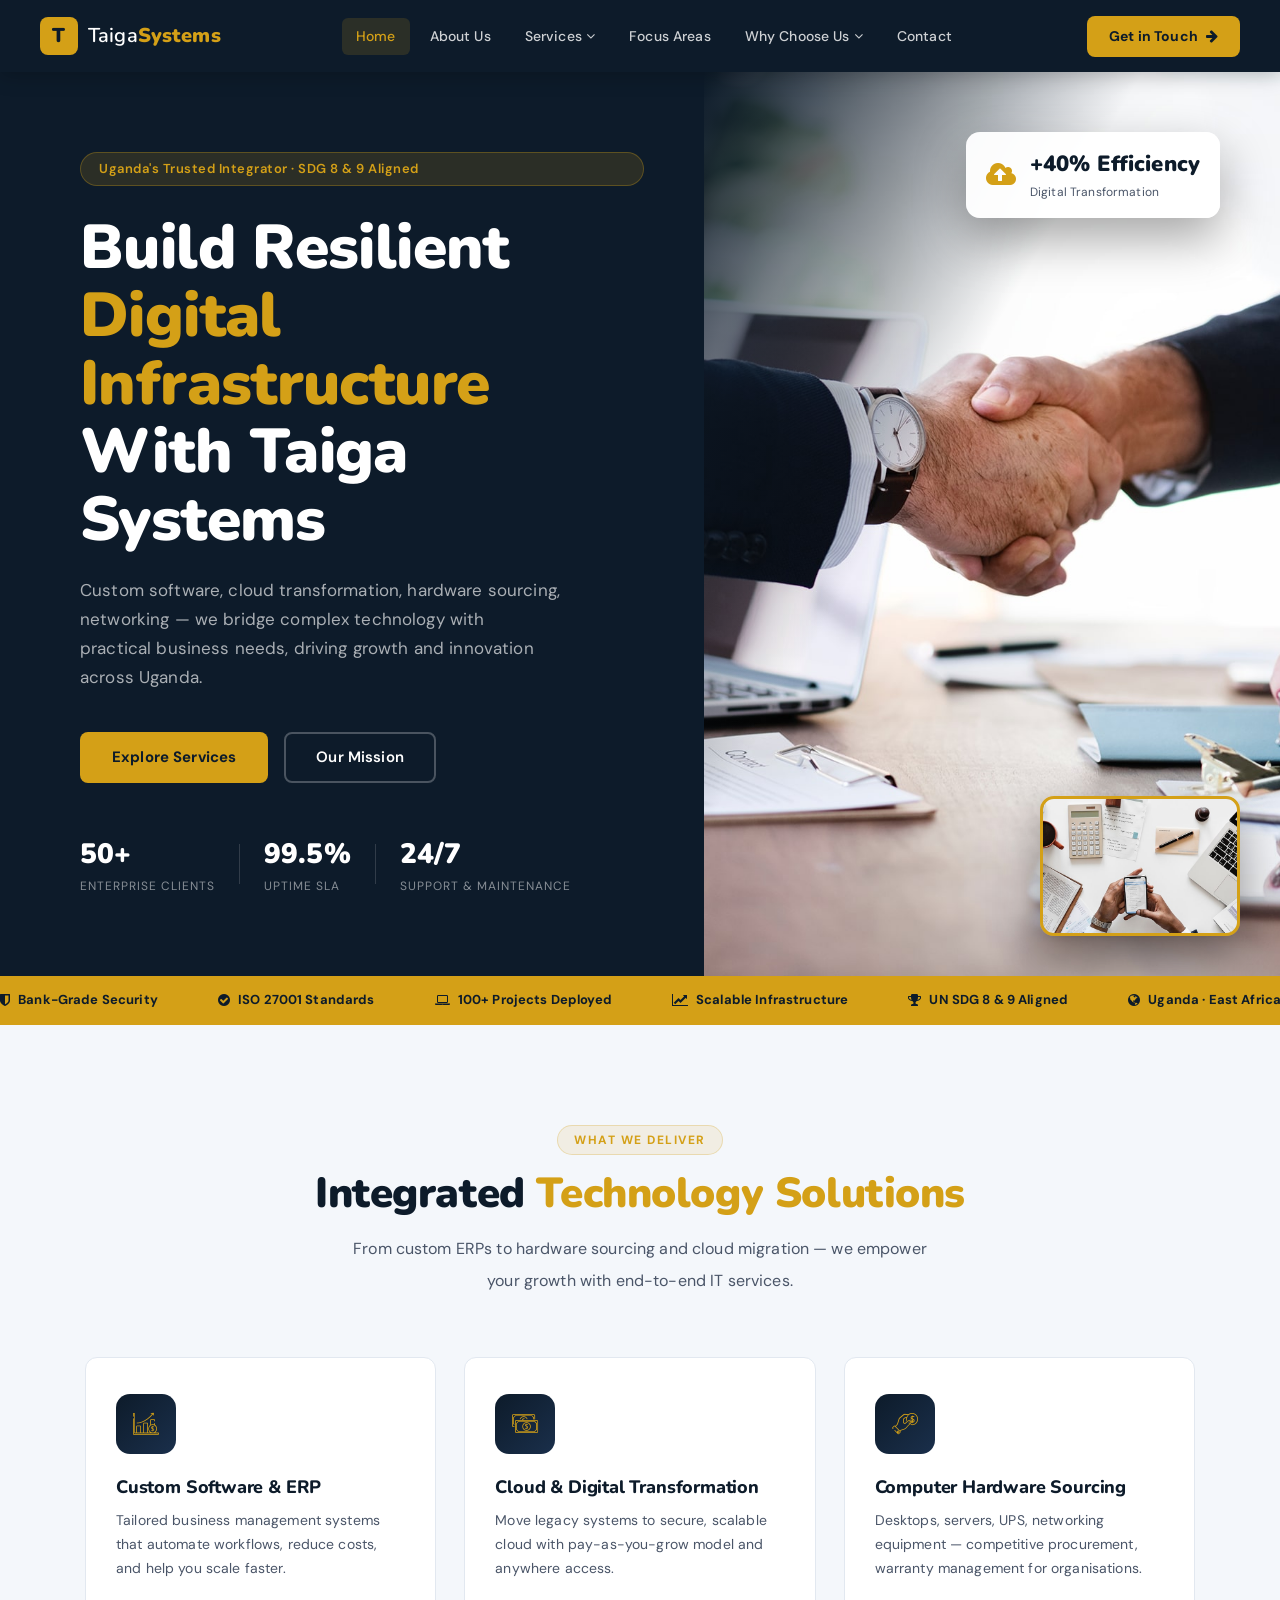
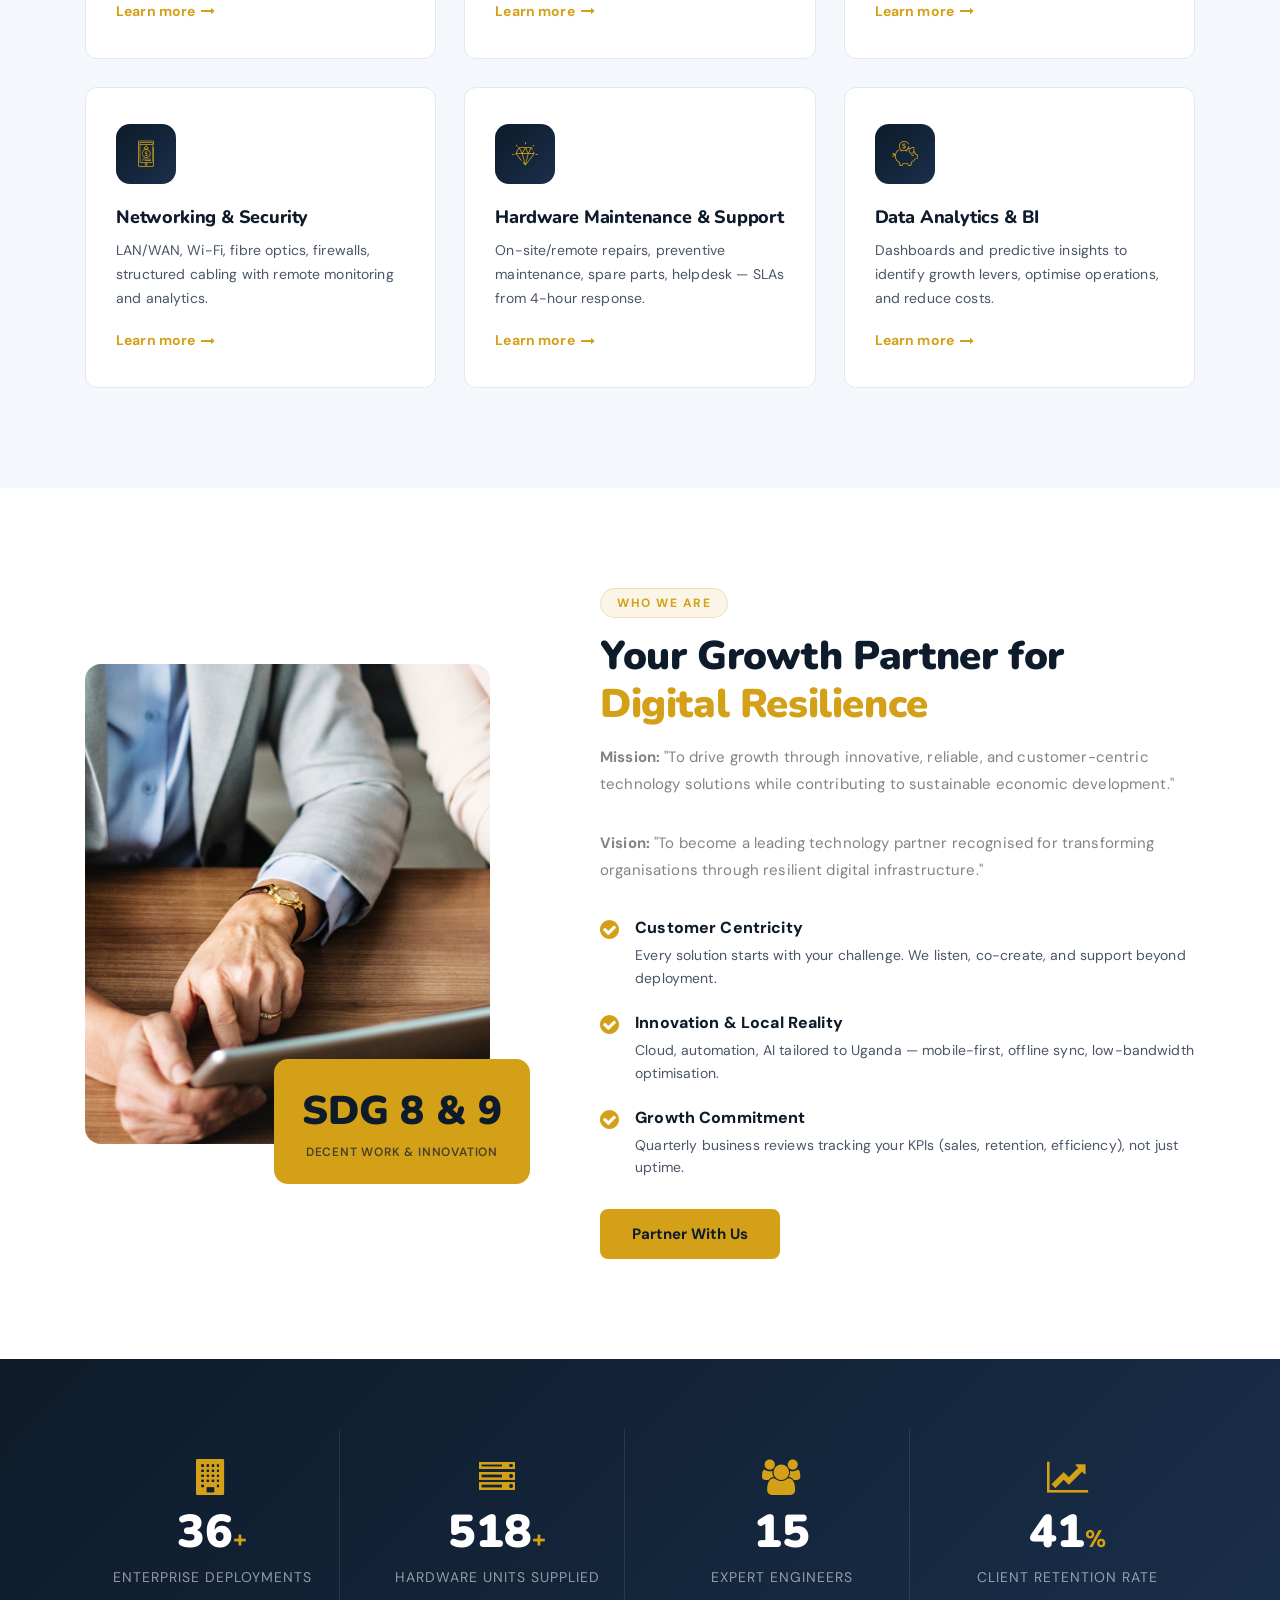
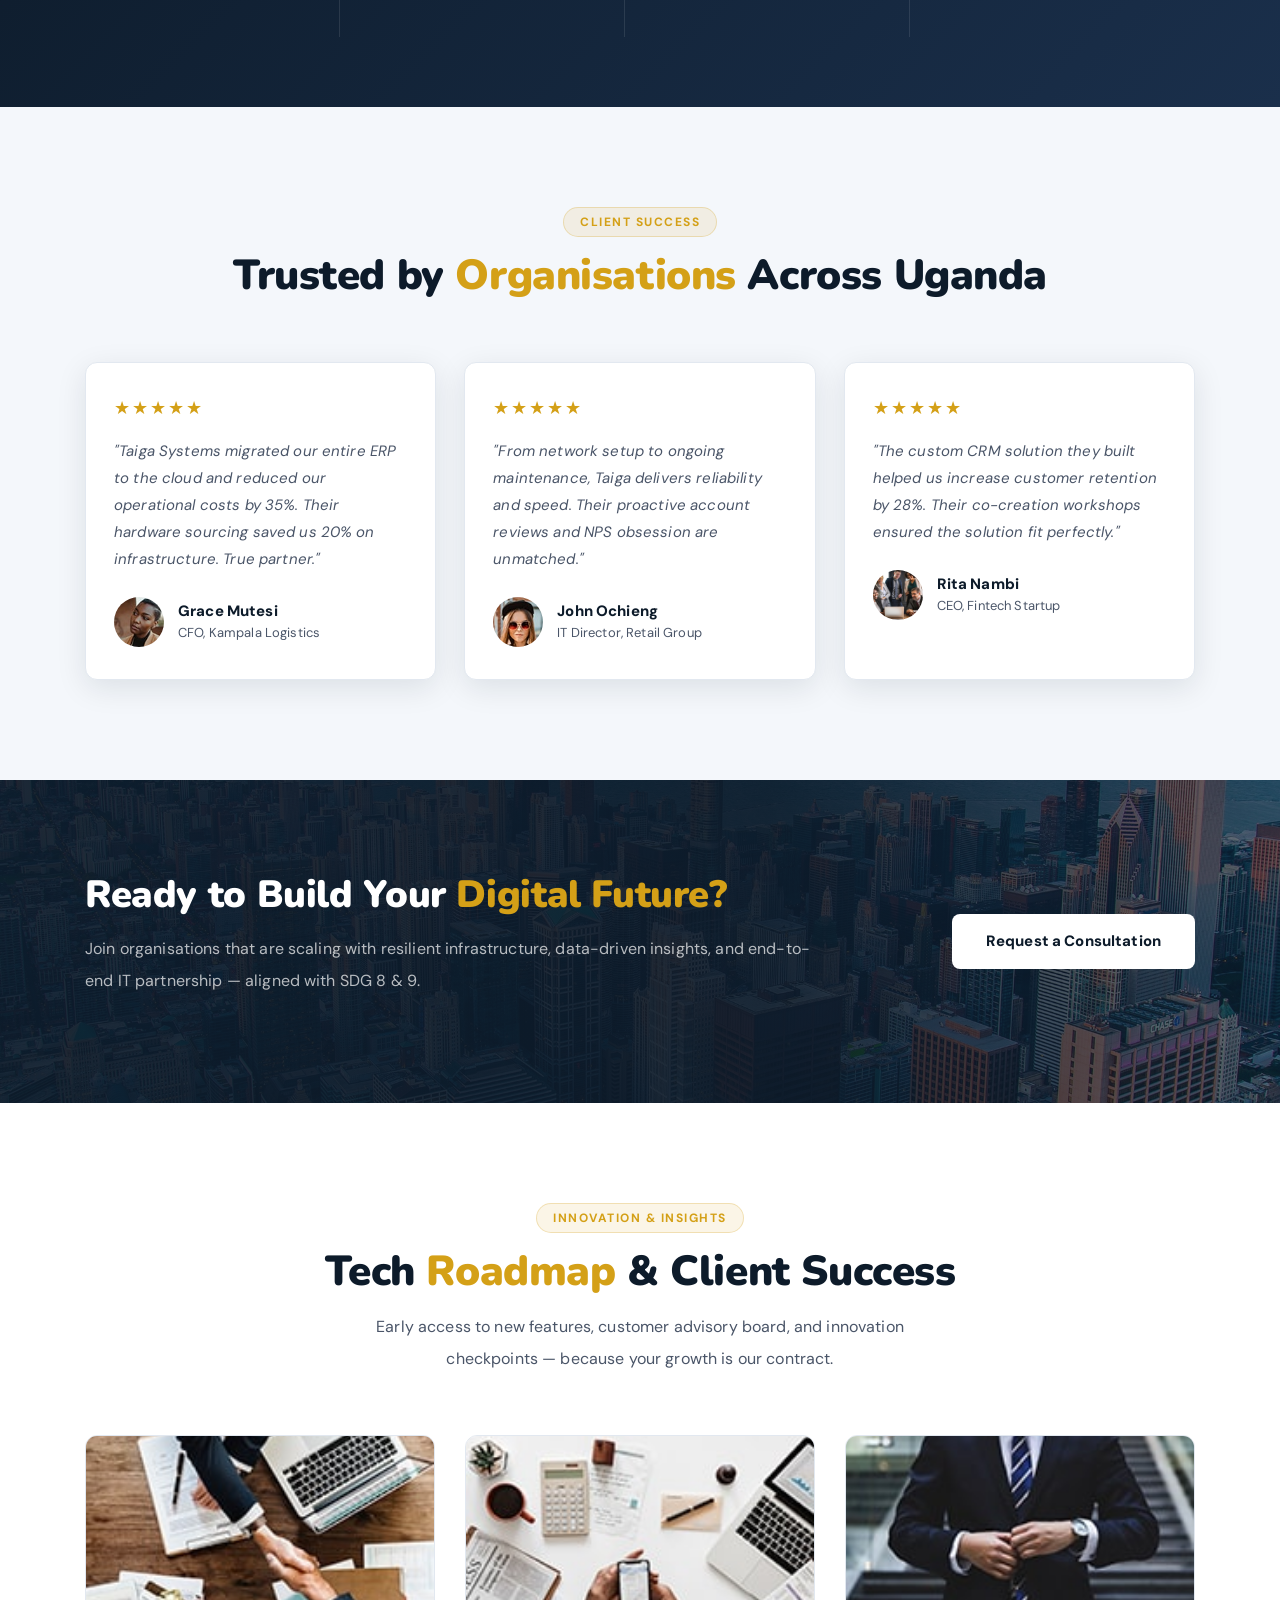
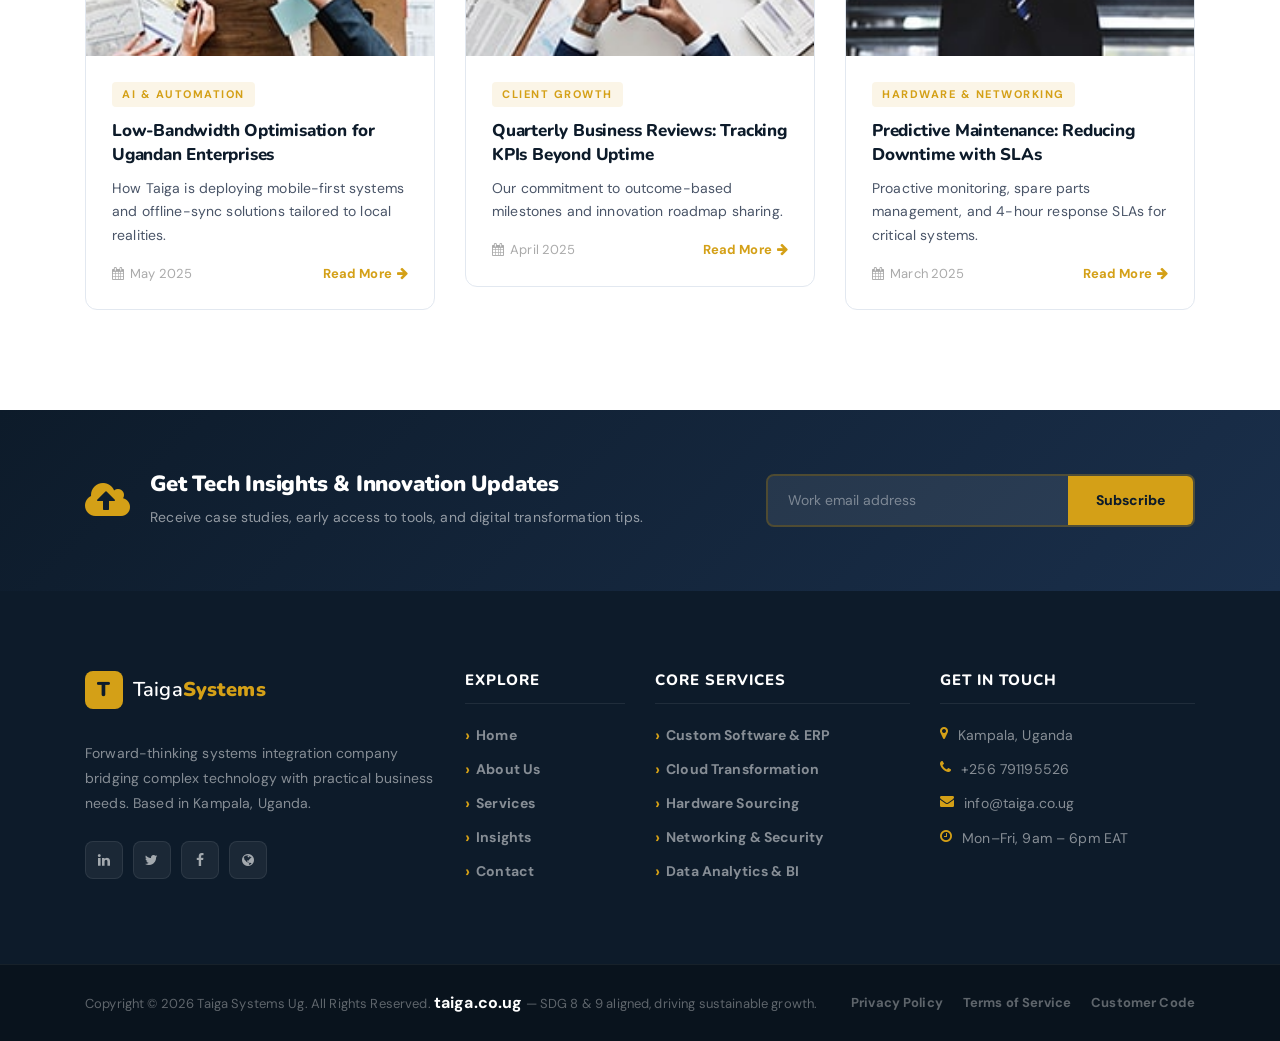
<file: index.html>
<!DOCTYPE html>
<html lang="en">

<head>
    <meta charset="UTF-8">
    <meta name="description" content="Taiga Systems Ug - Enterprise IT Solutions, Systems Integration, Cloud &amp; Hardware in Uganda">
    <meta http-equiv="X-UA-Compatible" content="IE=edge">
    <meta name="viewport" content="width=device-width, initial-scale=1, shrink-to-fit=no">

    <title>Taiga Systems Ug | Systems Integration &amp; IT Solutions</title>

    <link rel="icon" href="img/core-img/favicon.ico">
    <link rel="stylesheet" href="style.css">
    <link rel="stylesheet" href="css/custom-override.css">
</head>

<body>
    <!-- Preloader -->
    <div class="preloader d-flex align-items-center justify-content-center">
        <div class="lds-ellipsis"><div></div><div></div><div></div><div></div></div>
    </div>

    <!-- ===== NAVBAR (Taiga Systems) ===== -->
    <header class="ve-header" id="ve-sticky">
        <div class="container-fluid ve-nav-wrap">
            <!-- Logo: Taiga Systems -->
            <div class="ve-logo">
                <a href="index.html">
                    <span class="ve-logo-icon">T</span>
                    <span class="ve-logo-text">Taiga<strong>Systems</strong></span>
                </a>
            </div>

            <!-- Nav Links -->
            <nav class="ve-nav">
                <ul>
                    <li><a href="index.html" class="active">Home</a></li>
                    <li><a href="about.html" >About Us</a></li>
                   
                    <li class="has-drop">
                        <a href="services.html">Services <i class="fa fa-angle-down"></i></a>
                        <ul class="ve-dropdown">
                            <li><a href="services.html">Cloud &amp; Digital Transformation</a></li>
                            <li><a href="services.html">POS and ERP &amp; Software</a></li>
                            <li><a href="services.html">Computer Hardware &amp; Networking</a></li>
                            <li><a href="services.html">Website Design</a></li>
                        </ul>
                    </li>
                    <li><a href="focus-areas.html">Focus Areas</a></li>

                    <li class="has-drop">
                        <a href="why-us.html">Why Choose Us <i class="fa fa-angle-down"></i></a>
                        <ul class="ve-dropdown">
                            <li><a href="#">Customer Centric</a></li>
                            <li><a href="#">Guaranteed Growth</a></li>
                            <li><a href="#">Global Standard</a></li>
                            <li><a href="#">SDG Aligned</a></li>
                        </ul>
                    </li>

                    <li><a href="contact.html">Contact</a></li>
                </ul>
            </nav>

            <!-- CTA -->
            <div class="ve-nav-cta">
                <a href="contact.html" class="ve-cta-btn">Get in Touch <i class="fa fa-arrow-right"></i></a>
            </div>

            <!-- Mobile Toggle -->
            <button class="ve-toggler" id="ve-toggle">
                <span></span><span></span><span></span>
            </button>
        </div>

        <!-- Mobile Menu -->
        <div class="ve-mobile-menu" id="ve-mobile-menu">
            <ul>
                <li><a href="index.html">Home</a></li>
                <li><a href="about.html">About Us</a></li>
                <li><a href="services.html">Services</a></li>
                <li><a href="focus-areas.html">Focus Areas</a></li>
                <li><a href="why-us.html">Why Choose Us</a></li>
                <li><a href="contact.html">Contact</a></li>
            </ul>
        </div>
    </header>

    <!-- ===== HERO: Split layout with Taiga branding (IT & Systems Integration) ===== -->
    <section class="ve-hero">
        <!-- Left Panel -->
        <div class="ve-hero-left">
            <span class="ve-hero-badge">Uganda's Trusted Integrator · SDG 8 & 9 Aligned</span>
            <h1>Build Resilient <span class="ve-highlight">Digital Infrastructure</span><br>With Taiga Systems</h1>
            <p>Custom software, cloud transformation, hardware sourcing, networking — we bridge complex technology with practical business needs, driving growth and innovation across Uganda.</p>
            <div class="ve-hero-btns">
                <a href="#services" class="ve-btn-primary">Explore Services</a>
                <a href="#about" class="ve-btn-ghost">Our Mission</a>
            </div>
            <!-- Quick Stats Row (Taiga specific) -->
            <div class="ve-hero-stats">
                <div class="ve-stat">
                    <strong>50+</strong>
                    <span>Enterprise Clients</span>
                </div>
                <div class="ve-stat-divider"></div>
                <div class="ve-stat">
                    <strong>99.5%</strong>
                    <span>Uptime SLA</span>
                </div>
                <div class="ve-stat-divider"></div>
                <div class="ve-stat">
                    <strong>24/7</strong>
                    <span>Support & Maintenance</span>
                </div>
            </div>
        </div>
        <!-- Right Panel: overlapping image cards (keeping original image styling but content represents tech) -->
        <div class="ve-hero-right">
            <div class="ve-hero-img-main bg-img" style="background-image:url(img/bg-img/1.jpg);"></div>
            <div class="ve-hero-img-accent bg-img" style="background-image:url(img/bg-img/3.jpg);"></div>
            <!-- Floating card with tech KPI -->
            <div class="ve-float-card">
                <i class="fa fa-cloud-upload"></i>
                <div>
                    <strong>+40% Efficiency</strong>
                    <span>Digital Transformation</span>
                </div>
            </div>
        </div>
    </section>

    <!-- ===== MARQUEE TRUST BAR (customized for Taiga) ===== -->
    <div class="ve-trust-bar">
        <div class="ve-trust-inner">
            <span><i class="fa fa-shield"></i> Bank-Grade Security</span>
            <span><i class="fa fa-check-circle"></i> ISO 27001 Standards</span>
            <span><i class="fa fa-laptop"></i> 100+ Projects Deployed</span>
            <span><i class="fa fa-line-chart"></i> Scalable Infrastructure</span>
            <span><i class="fa fa-trophy"></i> UN SDG 8 & 9 Aligned</span>
            <span><i class="fa fa-globe"></i> Uganda · East Africa</span>
            <span><i class="fa fa-shield"></i> 24/7 Proactive Monitoring</span>
            <span><i class="fa fa-check-circle"></i> Fixed Pricing, Outcome-Based</span>
            <span><i class="fa fa-laptop"></i> Hardware & Networking Experts</span>
            <span><i class="fa fa-cloud"></i> Cloud & AI Readiness</span>
        </div>
    </div>

    <!-- ===== SERVICES GRID (Taiga Core Services from profile) ===== -->
    <section class="ve-section ve-services-section" id="services">
        <div class="container">
            <div class="ve-section-header text-center">
                <span class="ve-section-tag">What We Deliver</span>
                <h2>Integrated <span>Technology Solutions</span></h2>
                <p>From custom ERPs to hardware sourcing and cloud migration — we empower your growth with end-to-end IT services.</p>
            </div>
            <div class="ve-services-grid">
                <div class="ve-service-card wow fadeInUp" data-wow-delay="100ms">
                    <div class="ve-service-icon"><i class="icon-profits"></i></div>
                    <h4>Custom Software & ERP</h4>
                    <p>Tailored business management systems that automate workflows, reduce costs, and help you scale faster.</p>
                    <a href="#" class="ve-card-link">Learn more <i class="fa fa-long-arrow-right"></i></a>
                </div>
                <div class="ve-service-card wow fadeInUp" data-wow-delay="200ms">
                    <div class="ve-service-icon"><i class="icon-money-1"></i></div>
                    <h4>Cloud & Digital Transformation</h4>
                    <p>Move legacy systems to secure, scalable cloud with pay-as-you-grow model and anywhere access.</p>
                    <a href="#" class="ve-card-link">Learn more <i class="fa fa-long-arrow-right"></i></a>
                </div>
                <div class="ve-service-card wow fadeInUp" data-wow-delay="300ms">
                    <div class="ve-service-icon"><i class="icon-coin"></i></div>
                    <h4>Computer Hardware Sourcing</h4>
                    <p>Desktops, servers, UPS, networking equipment — competitive procurement, warranty management for organisations.</p>
                    <a href="#" class="ve-card-link">Learn more <i class="fa fa-long-arrow-right"></i></a>
                </div>
                <div class="ve-service-card wow fadeInUp" data-wow-delay="400ms">
                    <div class="ve-service-icon"><i class="icon-smartphone-1"></i></div>
                    <h4>Networking & Security</h4>
                    <p>LAN/WAN, Wi-Fi, fibre optics, firewalls, structured cabling with remote monitoring and analytics.</p>
                    <a href="#" class="ve-card-link">Learn more <i class="fa fa-long-arrow-right"></i></a>
                </div>
                <div class="ve-service-card wow fadeInUp" data-wow-delay="500ms">
                    <div class="ve-service-icon"><i class="icon-diamond"></i></div>
                    <h4>Hardware Maintenance & Support</h4>
                    <p>On-site/remote repairs, preventive maintenance, spare parts, helpdesk — SLAs from 4-hour response.</p>
                    <a href="#" class="ve-card-link">Learn more <i class="fa fa-long-arrow-right"></i></a>
                </div>
                <div class="ve-service-card wow fadeInUp" data-wow-delay="600ms">
                    <div class="ve-service-icon"><i class="icon-piggy-bank"></i></div>
                    <h4>Data Analytics & BI</h4>
                    <p>Dashboards and predictive insights to identify growth levers, optimise operations, and reduce costs.</p>
                    <a href="#" class="ve-card-link">Learn more <i class="fa fa-long-arrow-right"></i></a>
                </div>
            </div>
        </div>
    </section>

    <!-- ===== WHY US (Mission, Vision, Values + SDG) ===== -->
    <section class="ve-section ve-whyus-section" id="about">
        <div class="container">
            <div class="row align-items-center">
                <!-- Image Side -->
                <div class="col-12 col-lg-5">
                    <div class="ve-whyus-img-wrap wow fadeInLeft" data-wow-delay="100ms">
                        <div class="ve-whyus-img-main bg-img" style="background-image:url(img/bg-img/5.jpg);"></div>
                        <div class="ve-whyus-badge">
                            <strong>SDG 8 & 9</strong>
                            <span>Decent Work & Innovation</span>
                        </div>
                    </div>
                </div>
                <!-- Content Side: Mission, Vision, Values -->
                <div class="col-12 col-lg-7 wow fadeInRight" data-wow-delay="200ms">
                    <div class="ve-whyus-content">
                        <span class="ve-section-tag">Who We Are</span>
                        <h2>Your Growth Partner for <span>Digital Resilience</span></h2>
                        <p><strong>Mission:</strong> "To drive growth through innovative, reliable, and customer-centric technology solutions while contributing to sustainable economic development."</p>
                        <p><strong>Vision:</strong> "To become a leading technology partner recognised for transforming organisations through resilient digital infrastructure."</p>
                        <div class="ve-checklist">
                            <div class="ve-check-item">
                                <i class="fa fa-check-circle"></i>
                                <div><strong>Customer Centricity</strong><p>Every solution starts with your challenge. We listen, co-create, and support beyond deployment.</p></div>
                            </div>
                            <div class="ve-check-item">
                                <i class="fa fa-check-circle"></i>
                                <div><strong>Innovation & Local Reality</strong><p>Cloud, automation, AI tailored to Uganda — mobile-first, offline sync, low-bandwidth optimisation.</p></div>
                            </div>
                            <div class="ve-check-item">
                                <i class="fa fa-check-circle"></i>
                                <div><strong>Growth Commitment</strong><p>Quarterly business reviews tracking your KPIs (sales, retention, efficiency), not just uptime.</p></div>
                            </div>
                        </div>
                        <a href="#contact" class="ve-btn-primary mt-30">Partner With Us</a>
                    </div>
                </div>
            </div>
        </div>
    </section>

    <!-- ===== COUNTERS (Taiga impact metrics) ===== -->
    <section class="ve-counter-section">
        <div class="container">
            <div class="ve-counter-grid">
                <div class="ve-counter-item wow fadeInUp" data-wow-delay="100ms">
                    <i class="fa fa-building"></i>
                    <strong class="counter" data-count="85">0</strong><span>+</span>
                    <p>Enterprise Deployments</p>
                </div>
                <div class="ve-counter-item wow fadeInUp" data-wow-delay="200ms">
                    <i class="fa fa-server"></i>
                    <strong class="counter" data-count="1200">0</strong><span>+</span>
                    <p>Hardware Units Supplied</p>
                </div>
                <div class="ve-counter-item wow fadeInUp" data-wow-delay="300ms">
                    <i class="fa fa-users"></i>
                    <strong class="counter" data-count="35">0</strong><span></span>
                    <p>Expert Engineers</p>
                </div>
                <div class="ve-counter-item wow fadeInUp" data-wow-delay="400ms">
                    <i class="fa fa-line-chart"></i>
                    <strong class="counter" data-count="98">0</strong><span>%</span>
                    <p>Client Retention Rate</p>
                </div>
            </div>
        </div>
    </section>

    <!-- ===== TESTIMONIALS (client stories as per Taiga approach) ===== -->
    <section class="ve-section ve-testimonials-section">
        <div class="container">
            <div class="ve-section-header text-center">
                <span class="ve-section-tag">Client Success</span>
                <h2>Trusted by <span>Organisations</span> Across Uganda</h2>
            </div>
            <div class="ve-testi-grid">
                <div class="ve-testi-card wow fadeInUp" data-wow-delay="100ms">
                    <div class="ve-testi-stars">&#9733;&#9733;&#9733;&#9733;&#9733;</div>
                    <p>"Taiga Systems migrated our entire ERP to the cloud and reduced our operational costs by 35%. Their hardware sourcing saved us 20% on infrastructure. True partner."</p>
                    <div class="ve-testi-author">
                        <div class="ve-testi-avatar bg-img" style="background-image:url(img/bg-img/32.jpg);"></div>
                        <div><strong>Grace Mutesi</strong><span>CFO, Kampala Logistics</span></div>
                    </div>
                </div>
                <div class="ve-testi-card wow fadeInUp" data-wow-delay="250ms">
                    <div class="ve-testi-stars">&#9733;&#9733;&#9733;&#9733;&#9733;</div>
                    <p>"From network setup to ongoing maintenance, Taiga delivers reliability and speed. Their proactive account reviews and NPS obsession are unmatched."</p>
                    <div class="ve-testi-author">
                        <div class="ve-testi-avatar bg-img" style="background-image:url(img/bg-img/33.jpg);"></div>
                        <div><strong>John Ochieng</strong><span>IT Director, Retail Group</span></div>
                    </div>
                </div>
                <div class="ve-testi-card wow fadeInUp" data-wow-delay="400ms">
                    <div class="ve-testi-stars">&#9733;&#9733;&#9733;&#9733;&#9733;</div>
                    <p>"The custom CRM solution they built helped us increase customer retention by 28%. Their co-creation workshops ensured the solution fit perfectly."</p>
                    <div class="ve-testi-author">
                        <div class="ve-testi-avatar bg-img" style="background-image:url(img/bg-img/14.jpg);"></div>
                        <div><strong>Rita Nambi</strong><span>CEO, Fintech Startup</span></div>
                    </div>
                </div>
            </div>
        </div>
    </section>

    <!-- ===== CTA BANNER: SDG & Growth Commitment ===== -->
    <section class="ve-cta-banner bg-img" style="background-image:url(img/bg-img/6.jpg);">
        <div class="ve-cta-overlay"></div>
        <div class="container ve-cta-content">
            <div class="row align-items-center">
                <div class="col-12 col-lg-8">
                    <h2>Ready to Build Your <span>Digital Future?</span></h2>
                    <p>Join organisations that are scaling with resilient infrastructure, data-driven insights, and end-to-end IT partnership — aligned with SDG 8 & 9.</p>
                </div>
                <div class="col-12 col-lg-4 text-lg-right">
                    <a href="#contact" class="ve-btn-white">Request a Consultation</a>
                </div>
            </div>
        </div>
    </section>

    <!-- ===== LATEST INSIGHTS / Innovation Roadmap (from profile) ===== -->
    <section class="ve-section ve-insights-section" id="insights">
        <div class="container">
            <div class="ve-section-header text-center">
                <span class="ve-section-tag">Innovation & Insights</span>
                <h2>Tech <span>Roadmap</span> & Client Success</h2>
                <p>Early access to new features, customer advisory board, and innovation checkpoints — because your growth is our contract.</p>
            </div>
            <div class="row">
                <div class="col-12 col-md-4 wow fadeInUp" data-wow-delay="100ms">
                    <div class="ve-insight-card">
                        <div class="ve-insight-img bg-img" style="background-image:url(img/bg-img/10.jpg);"></div>
                        <div class="ve-insight-body">
                            <span class="ve-insight-cat">AI & Automation</span>
                            <h5><a href="#">Low-Bandwidth Optimisation for Ugandan Enterprises</a></h5>
                            <p>How Taiga is deploying mobile-first systems and offline-sync solutions tailored to local realities.</p>
                            <div class="ve-insight-meta">
                                <span><i class="fa fa-calendar"></i> May 2025</span>
                                <a href="#">Read More <i class="fa fa-arrow-right"></i></a>
                            </div>
                        </div>
                    </div>
                </div>
                <div class="col-12 col-md-4 wow fadeInUp" data-wow-delay="250ms">
                    <div class="ve-insight-card">
                        <div class="ve-insight-img bg-img" style="background-image:url(img/bg-img/11.jpg);"></div>
                        <div class="ve-insight-body">
                            <span class="ve-insight-cat">Client Growth</span>
                            <h5><a href="#">Quarterly Business Reviews: Tracking KPIs Beyond Uptime</a></h5>
                            <p>Our commitment to outcome-based milestones and innovation roadmap sharing.</p>
                            <div class="ve-insight-meta">
                                <span><i class="fa fa-calendar"></i> April 2025</span>
                                <a href="#">Read More <i class="fa fa-arrow-right"></i></a>
                            </div>
                        </div>
                    </div>
                </div>
                <div class="col-12 col-md-4 wow fadeInUp" data-wow-delay="400ms">
                    <div class="ve-insight-card">
                        <div class="ve-insight-img bg-img" style="background-image:url(img/bg-img/12.jpg);"></div>
                        <div class="ve-insight-body">
                            <span class="ve-insight-cat">Hardware & Networking</span>
                            <h5><a href="#">Predictive Maintenance: Reducing Downtime with SLAs</a></h5>
                            <p>Proactive monitoring, spare parts management, and 4-hour response SLAs for critical systems.</p>
                            <div class="ve-insight-meta">
                                <span><i class="fa fa-calendar"></i> March 2025</span>
                                <a href="#">Read More <i class="fa fa-arrow-right"></i></a>
                            </div>
                        </div>
                    </div>
                </div>
            </div>
        </div>
    </section>

    <!-- ===== NEWSLETTER (Taiga tech insights) ===== -->
    <section class="ve-newsletter-section">
        <div class="container">
            <div class="ve-newsletter-wrap">
                <div class="ve-nl-left">
                    <i class="fa fa-cloud-upload"></i>
                    <div>
                        <h3>Get Tech Insights & Innovation Updates</h3>
                        <p>Receive case studies, early access to tools, and digital transformation tips.</p>
                    </div>
                </div>
                <div class="ve-nl-right">
                    <form class="ve-nl-form" action="#" method="post">
                        <input type="email" placeholder="Work email address" required>
                        <button type="submit">Subscribe</button>
                    </form>
                </div>
            </div>
        </div>
    </section>

    <!-- ===== FOOTER (Taiga Systems Uganda details) ===== -->
    <footer class="ve-footer" id="contact">
        <div class="container">
            <div class="row">
                <!-- Col 1: Brand -->
                <div class="col-12 col-sm-6 col-lg-4 mb-50">
                    <div class="ve-footer-brand">
                        <a href="index.html" class="ve-footer-logo">
                            <span class="ve-logo-icon">T</span>
                            <span class="ve-logo-text">Taiga<strong>Systems</strong></span>
                        </a>
                        <p>Forward-thinking systems integration company bridging complex technology with practical business needs. Based in Kampala, Uganda.</p>
                        <div class="ve-social">
                            <a href="#"><i class="fa fa-linkedin"></i></a>
                            <a href="#"><i class="fa fa-twitter"></i></a>
                            <a href="#"><i class="fa fa-facebook"></i></a>
                            <a href="#"><i class="fa fa-globe"></i></a>
                        </div>
                    </div>
                </div>
                <!-- Col 2: Quick Links -->
                <div class="col-12 col-sm-6 col-lg-2 mb-50">
                    <h5 class="ve-footer-title">Explore</h5>
                    <ul class="ve-footer-links">
                        <li><a href="index.html">Home</a></li>
                        <li><a href="#about">About Us</a></li>
                        <li><a href="#services">Services</a></li>
                        <li><a href="#insights">Insights</a></li>
                        <li><a href="#contact">Contact</a></li>
                    </ul>
                </div>
                <!-- Col 3: Core Services -->
                <div class="col-12 col-sm-6 col-lg-3 mb-50">
                    <h5 class="ve-footer-title">Core Services</h5>
                    <ul class="ve-footer-links">
                        <li><a href="#">Custom Software & ERP</a></li>
                        <li><a href="#">Cloud Transformation</a></li>
                        <li><a href="#">Hardware Sourcing</a></li>
                        <li><a href="#">Networking & Security</a></li>
                        <li><a href="#">Data Analytics & BI</a></li>
                    </ul>
                </div>
                <!-- Col 4: Contact (Uganda) -->
                <div class="col-12 col-sm-6 col-lg-3 mb-50">
                    <h5 class="ve-footer-title">Get In Touch</h5>
                    <ul class="ve-footer-contact">
                        <li><i class="fa fa-map-marker"></i> Kampala, Uganda</li>
                        <li><i class="fa fa-phone"></i> +256 791195526</li>
                        <li><i class="fa fa-envelope"></i> info@taiga.co.ug</li>
                        <li><i class="fa fa-clock-o"></i> Mon–Fri, 9am – 6pm EAT</li>
                    </ul>
                </div>
            </div>
        </div>

        <!-- Footer Bottom Bar with Taiga copyright -->
        <div class="ve-footer-bottom">
            <div class="container">
                <div class="ve-footer-bottom-inner">
                    <p>Copyright &copy; <script>document.write(new Date().getFullYear());</script> Taiga Systems Ug. All Rights Reserved. <a href="https://taiga.co.ug" class="text-white" target="_blank">taiga.co.ug</a> — SDG 8 & 9 aligned, driving sustainable growth.</p>
                    <ul>
                        <li><a href="#">Privacy Policy</a></li>
                        <li><a href="#">Terms of Service</a></li>
                        <li><a href="#">Customer Code</a></li>
                    </ul>
                </div>
            </div>
        </div>
    </footer>

    <!-- Scripts (same as original) -->
    <script src="js/jquery/jquery-2.2.4.min.js"></script>
    <script src="js/bootstrap/popper.min.js"></script>
    <script src="js/bootstrap/bootstrap.min.js"></script>
    <script src="js/plugins/plugins.js"></script>
    <script src="js/active.js"></script>
    <script src="js/vaultedge.js"></script>
</body>

</html>
</file>
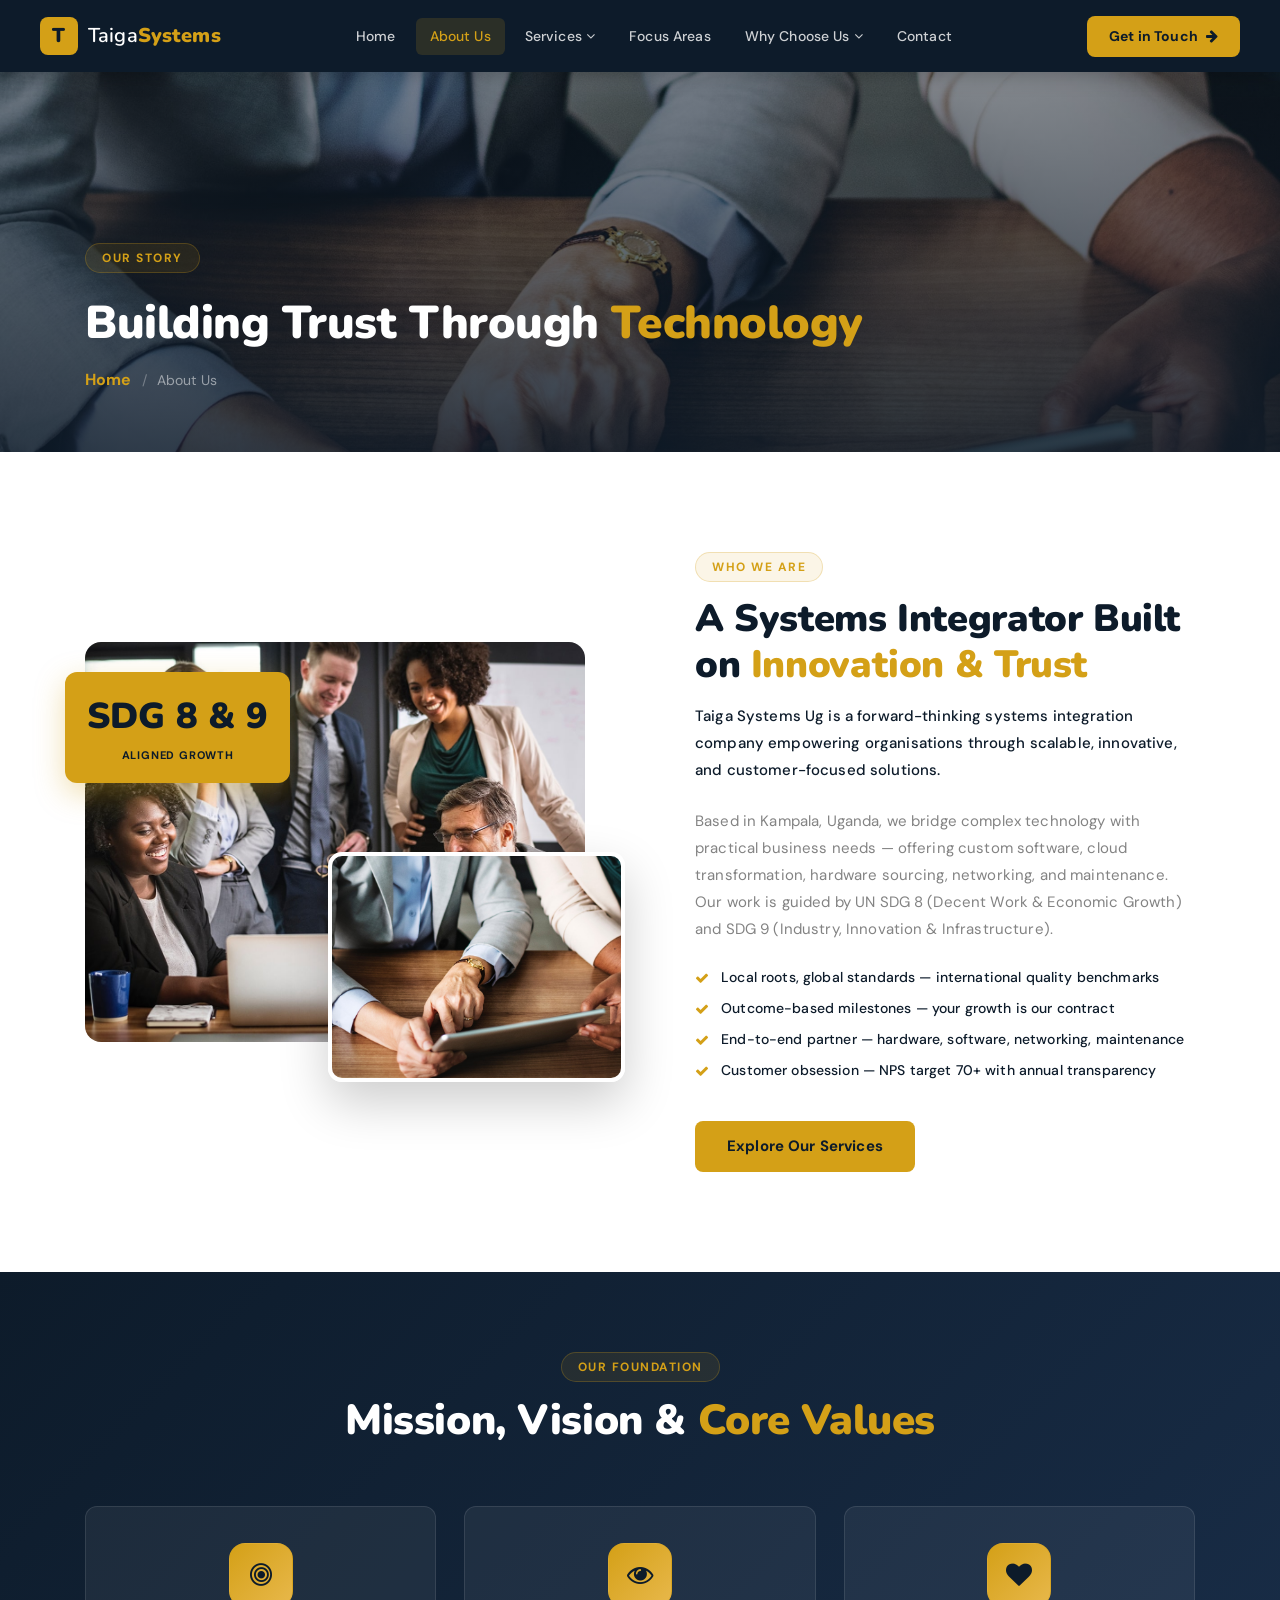
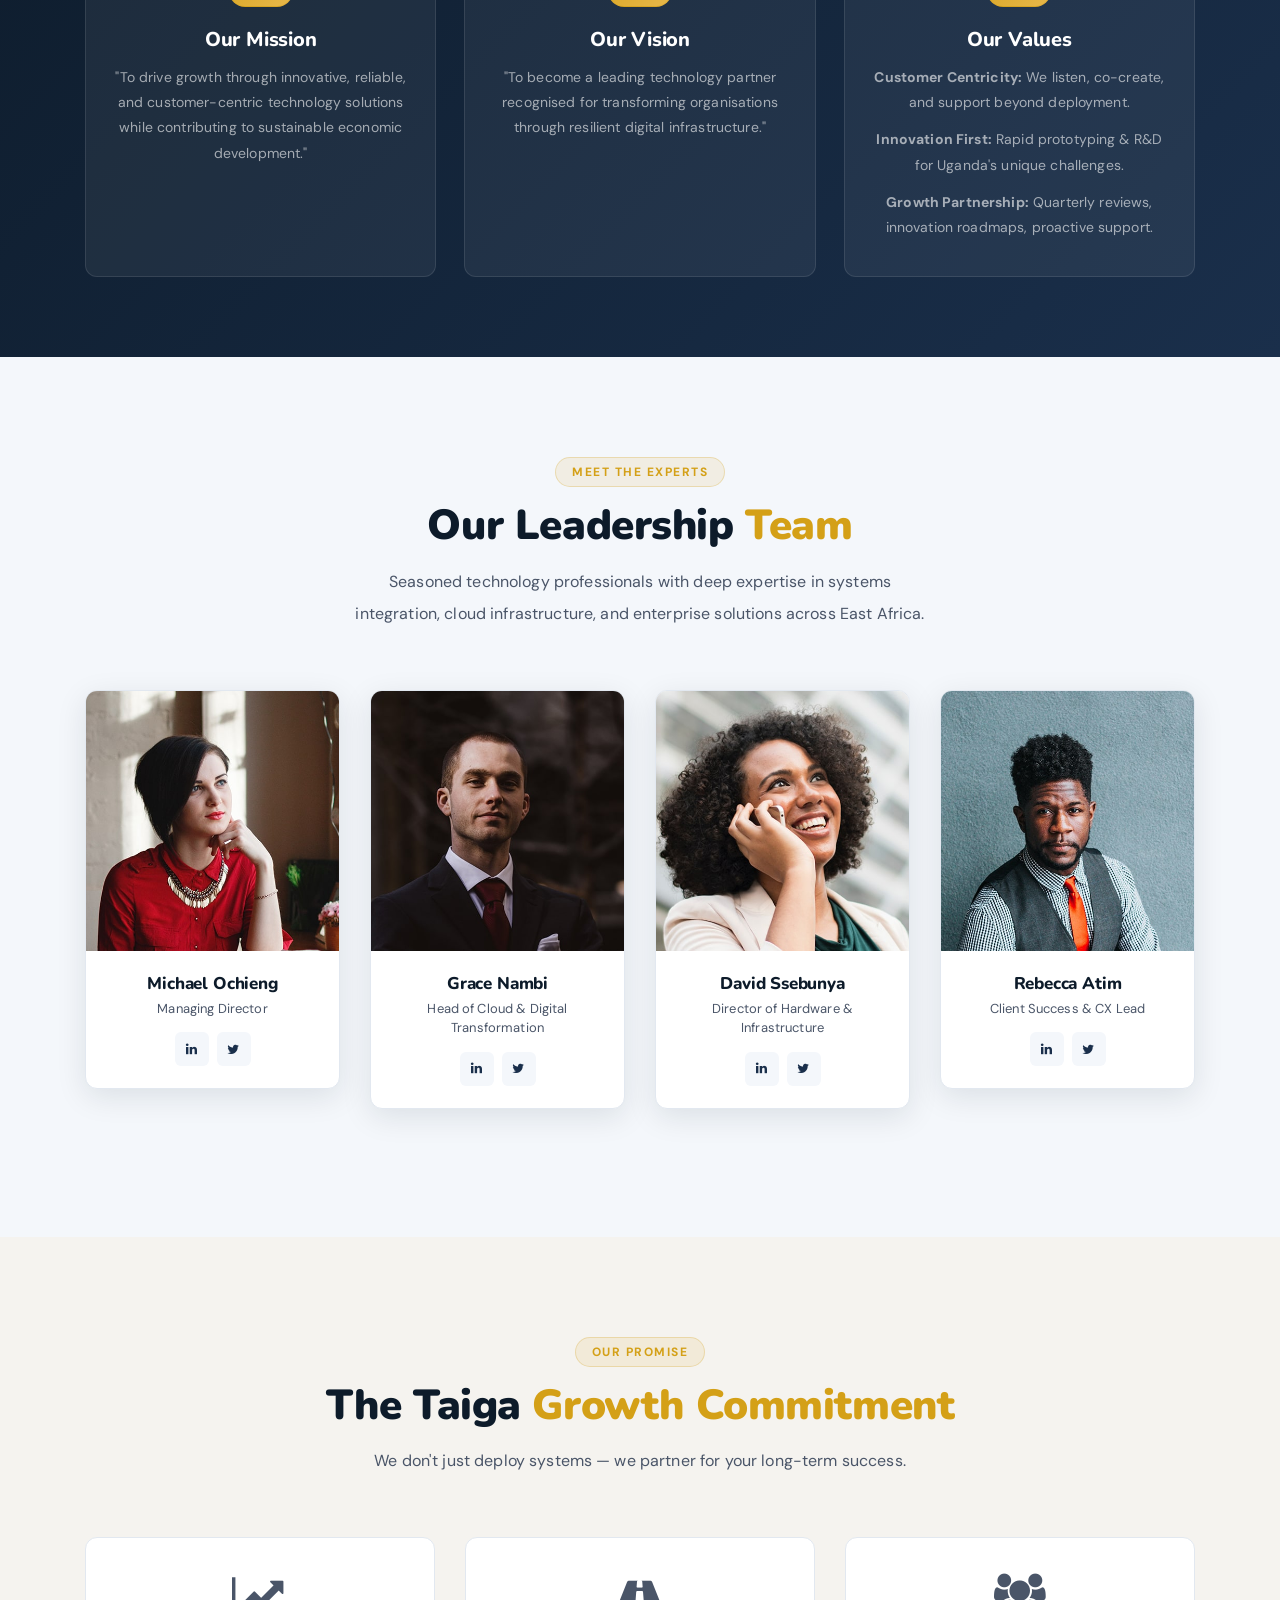
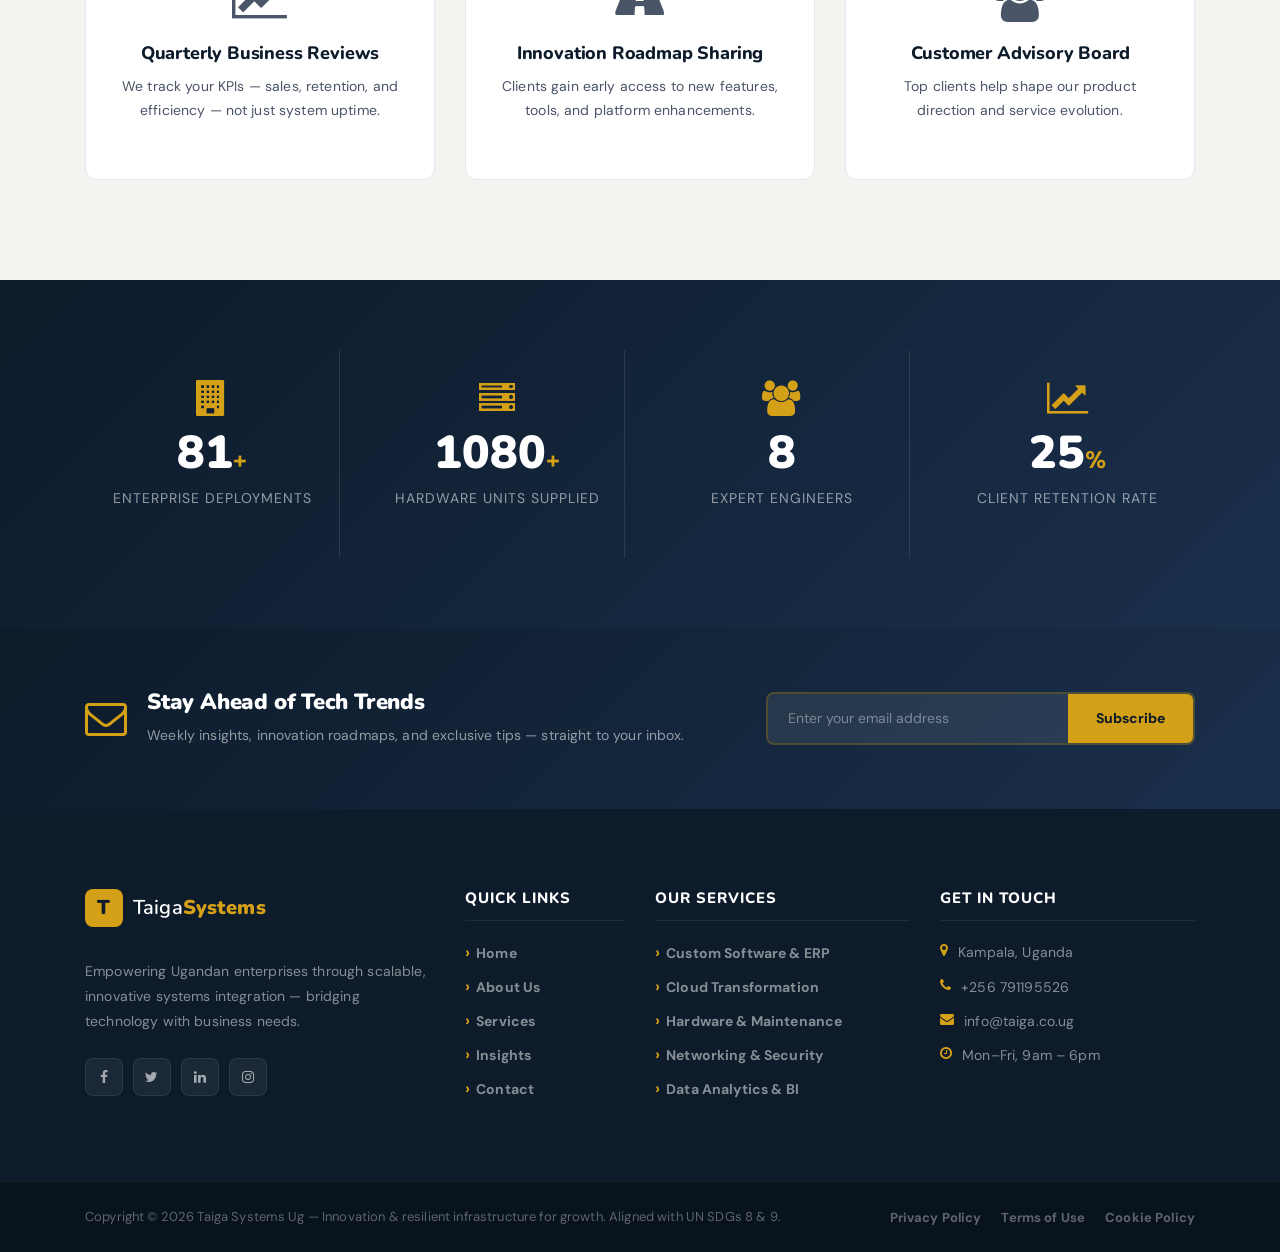
<file: about.html>
<!DOCTYPE html>
<html lang="en">
<head>
    <meta charset="UTF-8">
    <meta name="description" content="Learn about Taiga Systems Ug — our story, team, mission, and values as Uganda's trusted systems integrator.">
    <meta http-equiv="X-UA-Compatible" content="IE=edge">
    <meta name="viewport" content="width=device-width, initial-scale=1, shrink-to-fit=no">
    <title>About Us — Taiga Systems Ug</title>
    <link rel="icon" href="img/core-img/favicon.ico">
    <link rel="stylesheet" href="style.css">
    <link rel="stylesheet" href="css/custom-override.css">
    
    
</head>
<body>
    <div class="preloader d-flex align-items-center justify-content-center">
        <div class="lds-ellipsis"><div></div><div></div><div></div><div></div></div>
    </div>
    
    <!-- ===== NAVBAR (Taiga Systems) ===== -->
    <header class="ve-header" id="ve-sticky">
        <div class="container-fluid ve-nav-wrap">
            <!-- Logo: Taiga Systems -->
            <div class="ve-logo">
                <a href="index.html">
                    <span class="ve-logo-icon">T</span>
                    <span class="ve-logo-text">Taiga<strong>Systems</strong></span>
                </a>
            </div>

            <!-- Nav Links -->
            <nav class="ve-nav">
                <ul>
                    <li><a href="index.html" >Home</a></li>
                    <li><a href="about.html" class="active" >About Us</a></li>
                   
                    <li class="has-drop">
                        <a href="#">Services <i class="fa fa-angle-down"></i></a>
                        <ul class="ve-dropdown">
                            <li><a href="services.html">Cloud &amp; Digital Transformation</a></li>
                            <li><a href="services.html">POS and ERP &amp; Software</a></li>
                            <li><a href="services.html">Computer Hardware &amp; Networking</a></li>
                            <li><a href="services.html">Website Design</a></li>
                        </ul>
                    </li>
                    <li><a href="focus-areas.html">Focus Areas</a></li>

                    <li class="has-drop">
                        <a href="#">Why Choose Us <i class="fa fa-angle-down"></i></a>
                        <ul class="ve-dropdown">
                            <li><a href="#">Customer Centric</a></li>
                            <li><a href="#">Guaranteed Growth</a></li>
                            <li><a href="#">Global Standard</a></li>
                            <li><a href="#">SDG Aligned</a></li>
                        </ul>
                    </li>

                    <li><a href="contact.html">Contact</a></li>
                </ul>
            </nav>

            <!-- CTA -->
            <div class="ve-nav-cta">
                <a href="contact.html" class="ve-cta-btn">Get in Touch <i class="fa fa-arrow-right"></i></a>
            </div>

            <!-- Mobile Toggle -->
            <button class="ve-toggler" id="ve-toggle">
                <span></span><span></span><span></span>
            </button>
        </div>

        <!-- Mobile Menu -->
        <div class="ve-mobile-menu" id="ve-mobile-menu">
            <ul>
                <li><a href="index.html">Home</a></li>
                <li><a href="about.html">About Us</a></li>
                <li><a href="services.html">Services</a></li>
                <li><a href="focus-areas.html">Focus Areas</a></li>
                <li><a href="why-us.html">Why Choose Us</a></li>
                <li><a href="contact.html">Contact</a></li>
            </ul>
        </div>
    </header>

    <!-- PAGE HERO (image preserved: img/bg-img/13.jpg) -->
    <section class="ve-page-hero" style="background-image:url(img/bg-img/13.jpg);">
        <div class="ve-page-hero-overlay"></div>
        <div class="container ve-page-hero-content">
            <span class="ve-section-tag">Our Story</span>
            <h1>Building Trust Through <span>Technology</span></h1>
            <nav aria-label="breadcrumb">
                <ol class="ve-breadcrumb">
                    <li><a href="index.html">Home</a></li>
                    <li class="active">About Us</li>
                </ol>
            </nav>
        </div>
    </section>

    <!-- ABOUT SPLIT SECTION (images preserved: img/bg-img/14.jpg, img/bg-img/5.jpg) -->
    <section class="ve-section">
        <div class="container">
            <div class="row align-items-center">
                <div class="col-12 col-lg-6 wow fadeInLeft" data-wow-delay="100ms">
                    <div class="ve-about-img-stack">
                        <div class="ve-about-img-1 bg-img" style="background-image:url(img/bg-img/14.jpg);"></div>
                        <div class="ve-about-img-2 bg-img" style="background-image:url(img/bg-img/5.jpg);"></div>
                        <div class="ve-about-ribbon"><strong>SDG 8 & 9</strong><span>Aligned Growth</span></div>
                    </div>
                </div>
                <div class="col-12 col-lg-6 wow fadeInRight" data-wow-delay="200ms">
                    <div class="ve-about-text">
                        <span class="ve-section-tag">Who We Are</span>
                        <h2>A Systems Integrator Built on <span>Innovation & Trust</span></h2>
                        <p class="ve-lead">Taiga Systems Ug is a forward-thinking systems integration company empowering organisations through scalable, innovative, and customer-focused solutions.</p>
                        <p>Based in Kampala, Uganda, we bridge complex technology with practical business needs — offering custom software, cloud transformation, hardware sourcing, networking, and maintenance. Our work is guided by UN SDG 8 (Decent Work & Economic Growth) and SDG 9 (Industry, Innovation & Infrastructure).</p>
                        <div class="ve-about-features">
                            <div class="ve-af-item"><i class="fa fa-check"></i><span>Local roots, global standards — international quality benchmarks</span></div>
                            <div class="ve-af-item"><i class="fa fa-check"></i><span>Outcome-based milestones — your growth is our contract</span></div>
                            <div class="ve-af-item"><i class="fa fa-check"></i><span>End-to-end partner — hardware, software, networking, maintenance</span></div>
                            <div class="ve-af-item"><i class="fa fa-check"></i><span>Customer obsession — NPS target 70+ with annual transparency</span></div>
                        </div>
                        <a href="services.html" class="ve-btn-primary mt-30">Explore Our Services</a>
                    </div>
                </div>
            </div>
        </div>
    </section>

    <!-- MISSION / VISION / VALUES (text summarized from profile) -->
    <section class="ve-mvv-section">
        <div class="container">
            <div class="ve-section-header text-center">
                <span class="ve-section-tag">Our Foundation</span>
                <h2>Mission, Vision &amp; <span>Core Values</span></h2>
            </div>
            <div class="ve-mvv-grid">
                <div class="ve-mvv-card wow fadeInUp" data-wow-delay="100ms">
                    <div class="ve-mvv-icon"><i class="fa fa-bullseye"></i></div>
                    <h4>Our Mission</h4>
                    <p>"To drive growth through innovative, reliable, and customer-centric technology solutions while contributing to sustainable economic development."</p>
                </div>
                <div class="ve-mvv-card wow fadeInUp" data-wow-delay="250ms">
                    <div class="ve-mvv-icon"><i class="fa fa-eye"></i></div>
                    <h4>Our Vision</h4>
                    <p>"To become a leading technology partner recognised for transforming organisations through resilient digital infrastructure."</p>
                </div>
                <div class="ve-mvv-card wow fadeInUp" data-wow-delay="400ms">
                    <div class="ve-mvv-icon"><i class="fa fa-heart"></i></div>
                    <h4>Our Values</h4>
                    <p><strong>Customer Centricity:</strong> We listen, co-create, and support beyond deployment.</p>
                    <p style="margin-top: 12px;"><strong>Innovation First:</strong> Rapid prototyping & R&D for Uganda's unique challenges.</p>
                    <p style="margin-top: 12px;"><strong>Growth Partnership:</strong> Quarterly reviews, innovation roadmaps, proactive support.</p>
                </div>
            </div>
        </div>
    </section>

    <!-- TEAM SECTION (images preserved: img/bg-img/15.jpg, 16.jpg, 17.jpg, 18.jpg) -->
    <section class="ve-section ve-team-section">
        <div class="container">
            <div class="ve-section-header text-center">
                <span class="ve-section-tag">Meet the Experts</span>
                <h2>Our Leadership <span>Team</span></h2>
                <p>Seasoned technology professionals with deep expertise in systems integration, cloud infrastructure, and enterprise solutions across East Africa.</p>
            </div>
            <div class="row">
                <div class="col-12 col-sm-6 col-lg-3 wow fadeInUp" data-wow-delay="100ms">
                    <div class="ve-team-card">
                        <div class="ve-team-img bg-img" style="background-image:url(img/bg-img/15.jpg);"></div>
                        <div class="ve-team-info">
                            <h5>Michael Ochieng</h5><span>Managing Director</span>
                            <div class="ve-team-social"><a href="#"><i class="fa fa-linkedin"></i></a><a href="#"><i class="fa fa-twitter"></i></a></div>
                        </div>
                    </div>
                </div>
                <div class="col-12 col-sm-6 col-lg-3 wow fadeInUp" data-wow-delay="200ms">
                    <div class="ve-team-card">
                        <div class="ve-team-img bg-img" style="background-image:url(img/bg-img/16.jpg);"></div>
                        <div class="ve-team-info">
                            <h5>Grace Nambi</h5><span>Head of Cloud & Digital Transformation</span>
                            <div class="ve-team-social"><a href="#"><i class="fa fa-linkedin"></i></a><a href="#"><i class="fa fa-twitter"></i></a></div>
                        </div>
                    </div>
                </div>
                <div class="col-12 col-sm-6 col-lg-3 wow fadeInUp" data-wow-delay="300ms">
                    <div class="ve-team-card">
                        <div class="ve-team-img bg-img" style="background-image:url(img/bg-img/17.jpg);"></div>
                        <div class="ve-team-info">
                            <h5>David Ssebunya</h5><span>Director of Hardware & Infrastructure</span>
                            <div class="ve-team-social"><a href="#"><i class="fa fa-linkedin"></i></a><a href="#"><i class="fa fa-twitter"></i></a></div>
                        </div>
                    </div>
                </div>
                <div class="col-12 col-sm-6 col-lg-3 wow fadeInUp" data-wow-delay="400ms">
                    <div class="ve-team-card">
                        <div class="ve-team-img bg-img" style="background-image:url(img/bg-img/18.jpg);"></div>
                        <div class="ve-team-info">
                            <h5>Rebecca Atim</h5><span>Client Success & CX Lead</span>
                            <div class="ve-team-social"><a href="#"><i class="fa fa-linkedin"></i></a><a href="#"><i class="fa fa-twitter"></i></a></div>
                        </div>
                    </div>
                </div>
            </div>
        </div>
    </section>

    <!-- GROWTH COMMITMENT SECTION (summarized from profile) -->
    <section class="ve-section" style="background: #F5F3EF;">
        <div class="container">
            <div class="ve-section-header text-center">
                <span class="ve-section-tag">Our Promise</span>
                <h2>The Taiga <span>Growth Commitment</span></h2>
                <p>We don't just deploy systems — we partner for your long-term success.</p>
            </div>
            <div class="row">
                <div class="col-12 col-md-4 wow fadeInUp" data-wow-delay="100ms">
                    <div class="ve-service-card" style="text-align: center;">
                        <i class="fa fa-line-chart" style="font-size: 48px; color: var(--primary-color); margin-bottom: 20px;"></i>
                        <h4>Quarterly Business Reviews</h4>
                        <p>We track your KPIs — sales, retention, and efficiency — not just system uptime.</p>
                    </div>
                </div>
                <div class="col-12 col-md-4 wow fadeInUp" data-wow-delay="200ms">
                    <div class="ve-service-card" style="text-align: center;">
                        <i class="fa fa-road" style="font-size: 48px; color: var(--primary-color); margin-bottom: 20px;"></i>
                        <h4>Innovation Roadmap Sharing</h4>
                        <p>Clients gain early access to new features, tools, and platform enhancements.</p>
                    </div>
                </div>
                <div class="col-12 col-md-4 wow fadeInUp" data-wow-delay="300ms">
                    <div class="ve-service-card" style="text-align: center;">
                        <i class="fa fa-users" style="font-size: 48px; color: var(--primary-color); margin-bottom: 20px;"></i>
                        <h4>Customer Advisory Board</h4>
                        <p>Top clients help shape our product direction and service evolution.</p>
                    </div>
                </div>
            </div>
        </div>
    </section>

    <!-- ===== COUNTERS (Taiga impact metrics) ===== -->
    <section class="ve-counter-section">
        <div class="container">
            <div class="ve-counter-grid">
                <div class="ve-counter-item wow fadeInUp" data-wow-delay="100ms">
                    <i class="fa fa-building"></i>
                    <strong class="counter" data-count="85">0</strong><span>+</span>
                    <p>Enterprise Deployments</p>
                </div>
                <div class="ve-counter-item wow fadeInUp" data-wow-delay="200ms">
                    <i class="fa fa-server"></i>
                    <strong class="counter" data-count="1200">0</strong><span>+</span>
                    <p>Hardware Units Supplied</p>
                </div>
                <div class="ve-counter-item wow fadeInUp" data-wow-delay="300ms">
                    <i class="fa fa-users"></i>
                    <strong class="counter" data-count="35">0</strong><span></span>
                    <p>Expert Engineers</p>
                </div>
                <div class="ve-counter-item wow fadeInUp" data-wow-delay="400ms">
                    <i class="fa fa-line-chart"></i>
                    <strong class="counter" data-count="98">0</strong><span>%</span>
                    <p>Client Retention Rate</p>
                </div>
            </div>
        </div>
    </section>

    <!-- NEWSLETTER SECTION (preserved) -->
    <section class="ve-newsletter-section">
        <div class="container">
            <div class="ve-newsletter-wrap">
                <div class="ve-nl-left">
                    <i class="fa fa-envelope-o"></i>
                    <div>
                        <h3>Stay Ahead of Tech Trends</h3>
                        <p>Weekly insights, innovation roadmaps, and exclusive tips — straight to your inbox.</p>
                    </div>
                </div>
                <div class="ve-nl-right">
                    <form class="ve-nl-form" action="#" method="post">
                        <input type="email" placeholder="Enter your email address" required>
                        <button type="submit">Subscribe</button>
                    </form>
                </div>
            </div>
        </div>
    </section>

    <!-- FOOTER (preserved with Taiga details) -->
    <footer class="ve-footer">
        <div class="container">
            <div class="row">
                <div class="col-12 col-sm-6 col-lg-4 mb-50">
                    <div class="ve-footer-brand">
                        <a href="index.html" class="ve-footer-logo"><span class="ve-logo-icon">T</span><span class="ve-logo-text">Taiga<strong>Systems</strong></span></a>
                        <p>Empowering Ugandan enterprises through scalable, innovative systems integration — bridging technology with business needs.</p>
                        <div class="ve-social">
                            <a href="#"><i class="fa fa-facebook"></i></a>
                            <a href="#"><i class="fa fa-twitter"></i></a>
                            <a href="#"><i class="fa fa-linkedin"></i></a>
                            <a href="#"><i class="fa fa-instagram"></i></a>
                        </div>
                    </div>
                </div>
                <div class="col-12 col-sm-6 col-lg-2 mb-50">
                    <h5 class="ve-footer-title">Quick Links</h5>
                    <ul class="ve-footer-links">
                        <li><a href="index.html">Home</a></li>
                        <li><a href="about.html">About Us</a></li>
                        <li><a href="services.html">Services</a></li>
                        <li><a href="post.html">Insights</a></li>
                        <li><a href="contact.html">Contact</a></li>
                    </ul>
                </div>
                <div class="col-12 col-sm-6 col-lg-3 mb-50">
                    <h5 class="ve-footer-title">Our Services</h5>
                    <ul class="ve-footer-links">
                        <li><a href="#">Custom Software & ERP</a></li>
                        <li><a href="#">Cloud Transformation</a></li>
                        <li><a href="#">Hardware & Maintenance</a></li>
                        <li><a href="#">Networking & Security</a></li>
                        <li><a href="#">Data Analytics & BI</a></li>
                    </ul>
                </div>
                <div class="col-12 col-sm-6 col-lg-3 mb-50">
                    <h5 class="ve-footer-title">Get In Touch</h5>
                    <ul class="ve-footer-contact">
                        <li><i class="fa fa-map-marker"></i> Kampala, Uganda</li>
                        <li><i class="fa fa-phone"></i> +256 791195526</li>
                        <li><i class="fa fa-envelope"></i> info@taiga.co.ug</li>
                        <li><i class="fa fa-clock-o"></i> Mon–Fri, 9am – 6pm</li>
                    </ul>
                </div>
            </div>
        </div>
        <div class="ve-footer-bottom">
            <div class="container">
                <div class="ve-footer-bottom-inner">
                    <p>Copyright &copy; <script>document.write(new Date().getFullYear());</script> Taiga Systems Ug — Innovation & resilient infrastructure for growth. Aligned with UN SDGs 8 & 9.</p>
                    <ul>
                        <li><a href="#">Privacy Policy</a></li>
                        <li><a href="#">Terms of Use</a></li>
                        <li><a href="#">Cookie Policy</a></li>
                    </ul>
                </div>
            </div>
        </div>
    </footer>

    <script src="js/jquery/jquery-2.2.4.min.js"></script>
    <script src="js/bootstrap/popper.min.js"></script>
    <script src="js/bootstrap/bootstrap.min.js"></script>
    <script src="js/plugins/plugins.js"></script>
    <script src="js/active.js"></script>
    <script src="js/vaultedge.js"></script>
    <script>
        // Additional counter initialization (ensures counters work with existing structure)
        window.addEventListener('load', function() {
            const preloader = document.querySelector('.preloader');
            if(preloader) {
                setTimeout(function() {
                    preloader.style.opacity = '0';
                    setTimeout(function() { preloader.style.display = 'none'; }, 400);
                }, 500);
            }
            
            const counters = document.querySelectorAll('.counter');
            const counterSection = document.querySelector('.ve-counter-section');
            if(counters.length && counterSection) {
                const observer = new IntersectionObserver((entries) => {
                    entries.forEach(entry => {
                        if(entry.isIntersecting) {
                            counters.forEach(c => {
                                const target = parseInt(c.getAttribute('data-count'));
                                let current = 0;
                                const update = () => {
                                    current += Math.ceil(target / 30);
                                    if(current < target) {
                                        c.innerText = current;
                                        requestAnimationFrame(update);
                                    } else {
                                        c.innerText = target;
                                    }
                                };
                                update();
                            });
                            observer.disconnect();
                        }
                    });
                }, { threshold: 0.3 });
                observer.observe(counterSection);
            }
            
            // Mobile menu toggle
            const toggleBtn = document.getElementById('ve-toggle');
            const mobileMenu = document.getElementById('ve-mobile-menu');
            if(toggleBtn && mobileMenu) {
                toggleBtn.addEventListener('click', function() {
                    mobileMenu.classList.toggle('active');
                });
            }
        });
    </script>
</body>
</html>
</file>
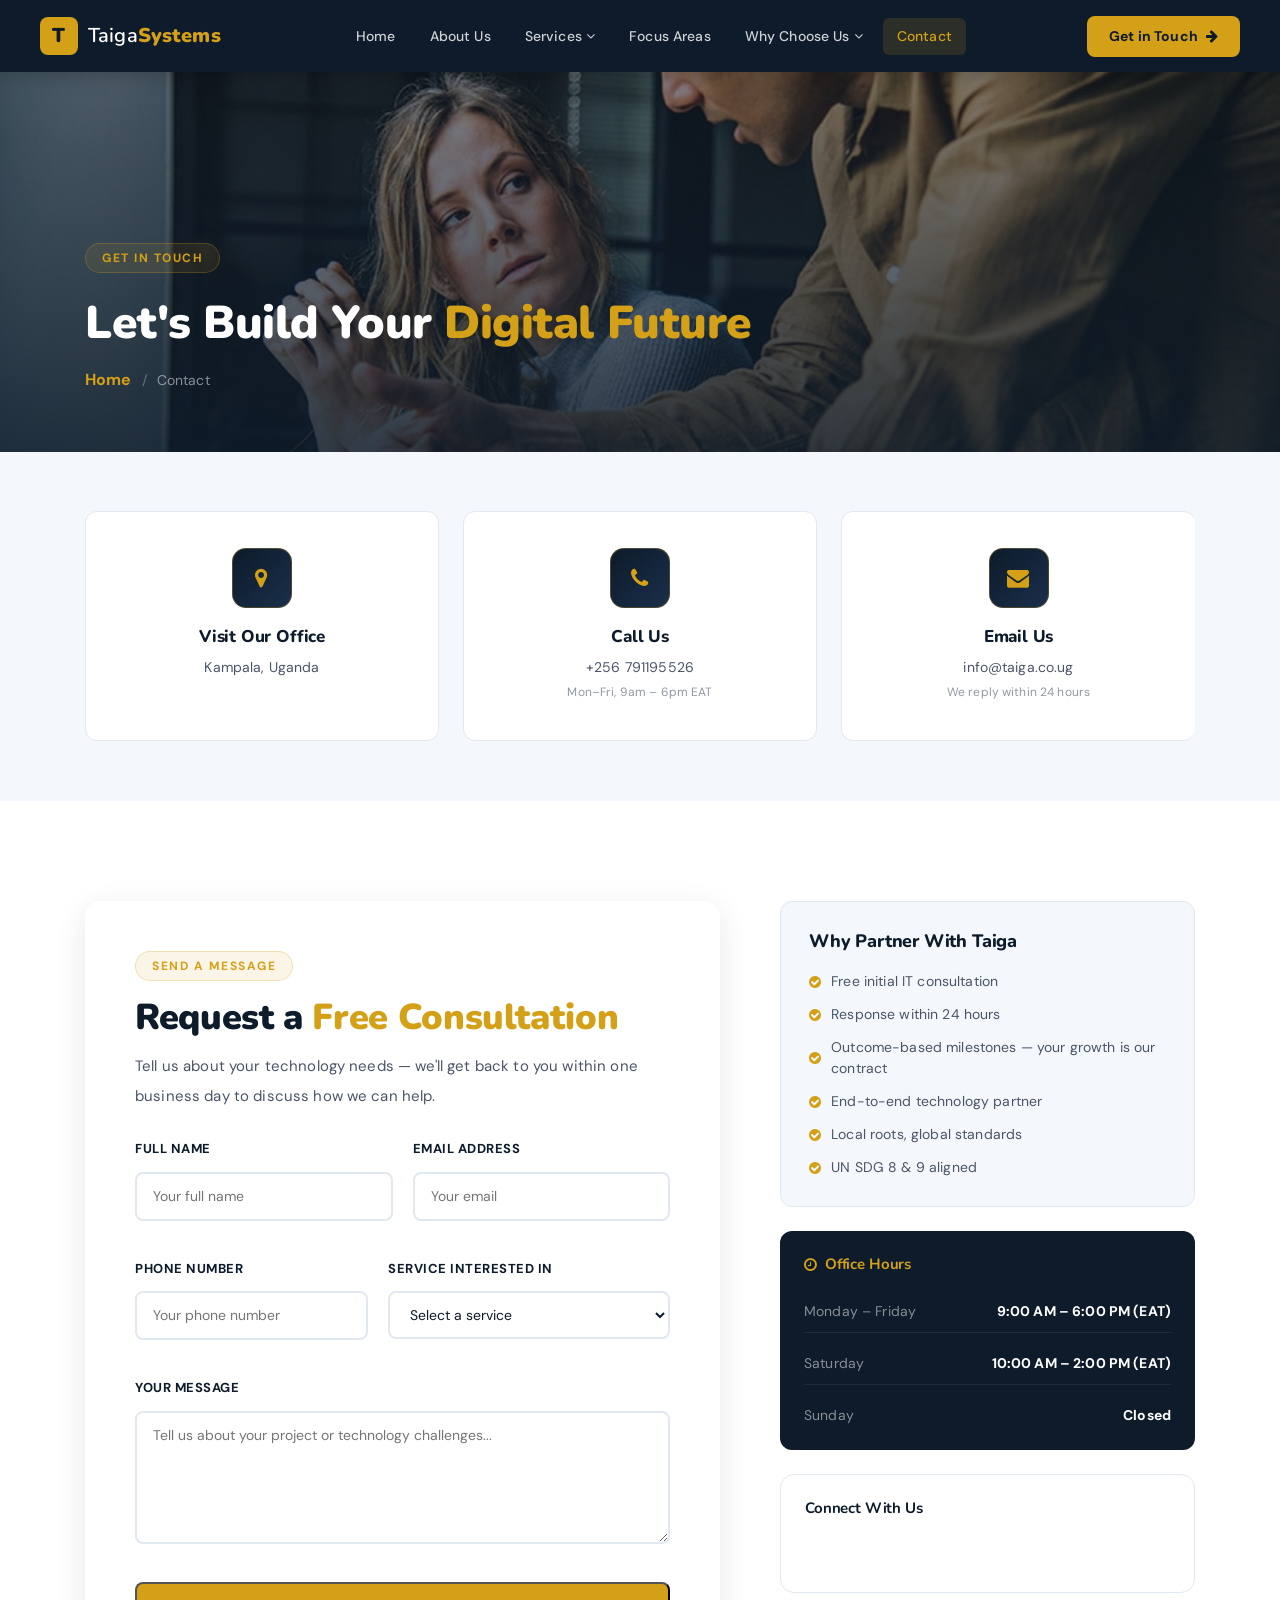
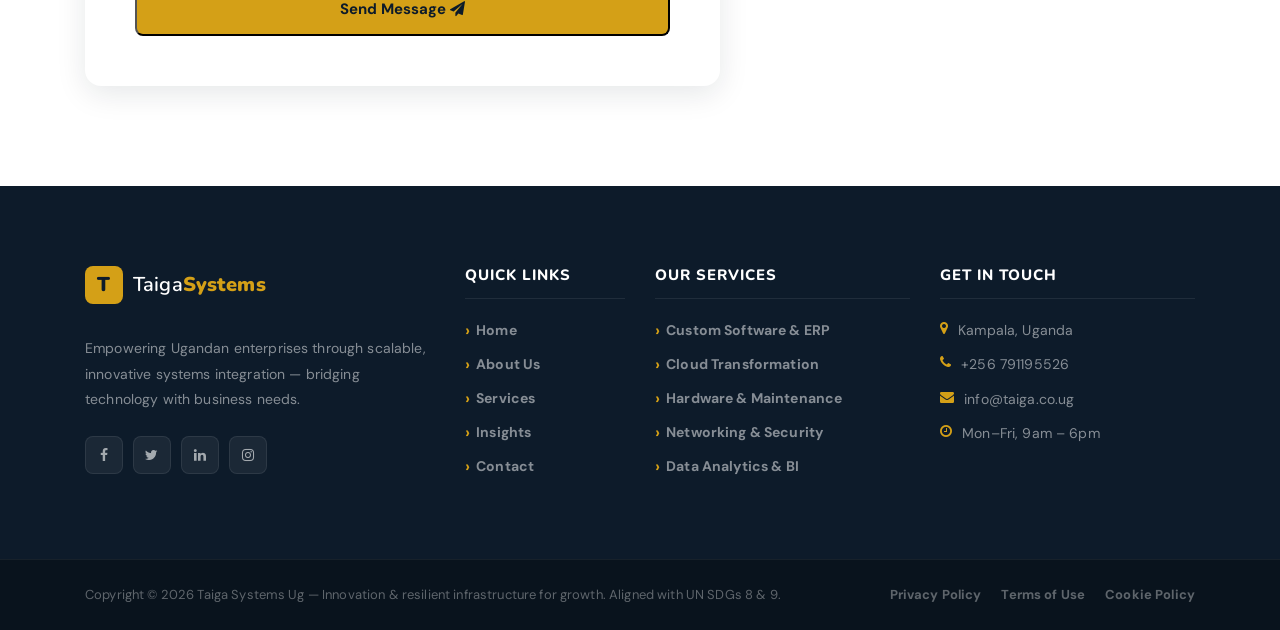
<file: contact.html>
<!DOCTYPE html>
<html lang="en">
<head>
    <meta charset="UTF-8">
    <meta name="description" content="Get in touch with Taiga Systems Ug — book a free IT consultation, discuss your project, or request a quote today.">
    <meta http-equiv="X-UA-Compatible" content="IE=edge">
    <meta name="viewport" content="width=device-width, initial-scale=1, shrink-to-fit=no">
    <title>Contact Us — Taiga Systems Ug</title>
    <link rel="icon" href="img/core-img/favicon.ico">
    <link rel="stylesheet" href="style.css">
    <link rel="stylesheet" href="css/custom-override.css">
   
</head>
<body>
    <div class="preloader d-flex align-items-center justify-content-center">
        <div class="lds-ellipsis"><div></div><div></div><div></div><div></div></div>
    </div>
    
   <!-- ===== NAVBAR (Taiga Systems) ===== -->
    <header class="ve-header" id="ve-sticky">
        <div class="container-fluid ve-nav-wrap">
            <!-- Logo: Taiga Systems -->
            <div class="ve-logo">
                <a href="index.html">
                    <span class="ve-logo-icon">T</span>
                    <span class="ve-logo-text">Taiga<strong>Systems</strong></span>
                </a>
            </div>

            <!-- Nav Links -->
            <nav class="ve-nav">
                <ul>
                    <li><a href="index.html" >Home</a></li>
                    <li><a href="about.html" >About Us</a></li>
                   
                    <li class="has-drop">
                        <a href="services.html">Services <i class="fa fa-angle-down"></i></a>
                        <ul class="ve-dropdown">
                            <li><a href="services.html">Cloud &amp; Digital Transformation</a></li>
                            <li><a href="services.html">POS and ERP &amp; Software</a></li>
                            <li><a href="services.html">Computer Hardware &amp; Networking</a></li>
                            <li><a href="services.html">Website Design</a></li>
                        </ul>
                    </li>
                    <li><a href="focus-areas.html">Focus Areas</a></li>

                    <li class="has-drop">
                        <a href="why-us.html">Why Choose Us <i class="fa fa-angle-down"></i></a>
                        <ul class="ve-dropdown">
                            <li><a href="#">Customer Centric</a></li>
                            <li><a href="#">Guaranteed Growth</a></li>
                            <li><a href="#">Global Standard</a></li>
                            <li><a href="#">SDG Aligned</a></li>
                        </ul>
                    </li>

                    <li><a href="contact.html" class="active">Contact</a></li>
                </ul>
            </nav>

            <!-- CTA -->
            <div class="ve-nav-cta">
                <a href="contact.html" class="ve-cta-btn">Get in Touch <i class="fa fa-arrow-right"></i></a>
            </div>

            <!-- Mobile Toggle -->
            <button class="ve-toggler" id="ve-toggle">
                <span></span><span></span><span></span>
            </button>
        </div>

        <!-- Mobile Menu -->
        <div class="ve-mobile-menu" id="ve-mobile-menu">
            <ul>
                <li><a href="index.html">Home</a></li>
                <li><a href="about.html">About Us</a></li>
                <li><a href="services.html">Services</a></li>
                <li><a href="focus-areas.html">Focus Areas</a></li>
                <li><a href="why-us.html">Why Choose Us</a></li>
                <li><a href="contact.html">Contact</a></li>
            </ul>
        </div>
    </header>


    <!-- PAGE HERO (image preserved: img/bg-img/22.jpg) -->
    <section class="ve-page-hero" style="background-image:url(img/bg-img/22.jpg);">
        <div class="ve-page-hero-overlay"></div>
        <div class="container ve-page-hero-content">
            <span class="ve-section-tag">Get In Touch</span>
            <h1>Let's Build Your <span>Digital Future</span></h1>
            <nav aria-label="breadcrumb"><ol class="ve-breadcrumb"><li><a href="index.html">Home</a></li><li class="active">Contact</li></ol></nav>
        </div>
    </section>

    <!-- CONTACT INFO CARDS (updated for Taiga Uganda) -->
    <section class="ve-contact-cards-section">
        <div class="container">
            <div class="ve-contact-cards-grid">
                <div class="ve-contact-info-card wow fadeInUp" data-wow-delay="100ms">
                    <div class="ve-ci-icon"><i class="fa fa-map-marker"></i></div>
                    <h5>Visit Our Office</h5>
                    <p>Kampala, Uganda</p>
                </div>
                <div class="ve-contact-info-card wow fadeInUp" data-wow-delay="250ms">
                    <div class="ve-ci-icon"><i class="fa fa-phone"></i></div>
                    <h5>Call Us</h5>
                    <p>+256 791195526<br><small>Mon–Fri, 9am – 6pm EAT</small></p>
                </div>
                <div class="ve-contact-info-card wow fadeInUp" data-wow-delay="400ms">
                    <div class="ve-ci-icon"><i class="fa fa-envelope"></i></div>
                    <h5>Email Us</h5>
                    <p>info@taiga.co.ug<br><small>We reply within 24 hours</small></p>
                </div>
            </div>
        </div>
    </section>

    <!-- CONTACT FORM + ASIDE SECTION -->
    <section class="ve-section ve-contact-section">
        <div class="container">
            <div class="row">
                <div class="col-12 col-lg-7 wow fadeInLeft" data-wow-delay="100ms">
                    <div class="ve-contact-form-wrap">
                        <span class="ve-section-tag">Send a Message</span>
                        <h2>Request a <span>Free Consultation</span></h2>
                        <p>Tell us about your technology needs — we'll get back to you within one business day to discuss how we can help.</p>
                        <form class="ve-contact-form" action="#" method="post">
                            <div class="ve-form-row">
                                <div class="ve-form-group"><label>Full Name</label><input type="text" placeholder="Your full name" required></div>
                                <div class="ve-form-group"><label>Email Address</label><input type="email" placeholder="Your email" required></div>
                            </div>
                            <div class="ve-form-row">
                                <div class="ve-form-group"><label>Phone Number</label><input type="tel" placeholder="Your phone number"></div>
                                <div class="ve-form-group"><label>Service Interested In</label>
                                    <select>
                                        <option>Select a service</option>
                                        <option>Custom Software & ERP</option>
                                        <option>Cloud & Digital Transformation</option>
                                        <option>Hardware Sourcing & Maintenance</option>
                                        <option>Networking & Security</option>
                                        <option>Data Analytics & BI</option>
                                        <option>CX & Helpdesk Automation</option>
                                    </select>
                                </div>
                            </div>
                            <div class="ve-form-group"><label>Your Message</label><textarea rows="5" placeholder="Tell us about your project or technology challenges..."></textarea></div>
                            <button type="submit" class="ve-btn-primary">Send Message <i class="fa fa-paper-plane"></i></button>
                        </form>
                    </div>
                </div>
                <div class="col-12 col-lg-5 wow fadeInRight" data-wow-delay="200ms">
                    <div class="ve-contact-aside">
                        <div class="ve-ca-box">
                            <h4>Why Partner With Taiga</h4>
                            <ul class="ve-ca-list">
                                <li><i class="fa fa-check-circle"></i> Free initial IT consultation</li>
                                <li><i class="fa fa-check-circle"></i> Response within 24 hours</li>
                                <li><i class="fa fa-check-circle"></i> Outcome-based milestones — your growth is our contract</li>
                                <li><i class="fa fa-check-circle"></i> End-to-end technology partner</li>
                                <li><i class="fa fa-check-circle"></i> Local roots, global standards</li>
                                <li><i class="fa fa-check-circle"></i> UN SDG 8 & 9 aligned</li>
                            </ul>
                        </div>
                        <div class="ve-ca-hours">
                            <h5><i class="fa fa-clock-o"></i> Office Hours</h5>
                            <ul>
                                <li><span>Monday – Friday</span><strong>9:00 AM – 6:00 PM (EAT)</strong></li>
                                <li><span>Saturday</span><strong>10:00 AM – 2:00 PM (EAT)</strong></li>
                                <li><span>Sunday</span><strong>Closed</strong></li>
                            </ul>
                        </div>
                        <div class="ve-ca-social">
                            <h5>Connect With Us</h5>
                            <div class="ve-social">
                                <a href="#"><i class="fa fa-facebook"></i></a>
                                <a href="#"><i class="fa fa-twitter"></i></a>
                                <a href="#"><i class="fa fa-linkedin"></i></a>
                                <a href="#"><i class="fa fa-instagram"></i></a>
                            </div>
                        </div>
                    </div>
                </div>
            </div>
        </div>
    </section>

    <!-- FOOTER (preserved with Taiga details) -->
    <footer class="ve-footer">
        <div class="container">
            <div class="row">
                <div class="col-12 col-sm-6 col-lg-4 mb-50">
                    <div class="ve-footer-brand">
                        <a href="index.html" class="ve-footer-logo"><span class="ve-logo-icon">T</span><span class="ve-logo-text">Taiga<strong>Systems</strong></span></a>
                        <p>Empowering Ugandan enterprises through scalable, innovative systems integration — bridging technology with business needs.</p>
                        <div class="ve-social"><a href="#"><i class="fa fa-facebook"></i></a><a href="#"><i class="fa fa-twitter"></i></a><a href="#"><i class="fa fa-linkedin"></i></a><a href="#"><i class="fa fa-instagram"></i></a></div>
                    </div>
                </div>
                <div class="col-12 col-sm-6 col-lg-2 mb-50">
                    <h5 class="ve-footer-title">Quick Links</h5>
                    <ul class="ve-footer-links"><li><a href="index.html">Home</a></li><li><a href="about.html">About Us</a></li><li><a href="services.html">Services</a></li><li><a href="post.html">Insights</a></li><li><a href="contact.html">Contact</a></li></ul>
                </div>
                <div class="col-12 col-sm-6 col-lg-3 mb-50">
                    <h5 class="ve-footer-title">Our Services</h5>
                    <ul class="ve-footer-links">
                        <li><a href="#">Custom Software & ERP</a></li>
                        <li><a href="#">Cloud Transformation</a></li>
                        <li><a href="#">Hardware & Maintenance</a></li>
                        <li><a href="#">Networking & Security</a></li>
                        <li><a href="#">Data Analytics & BI</a></li>
                    </ul>
                </div>
                <div class="col-12 col-sm-6 col-lg-3 mb-50">
                    <h5 class="ve-footer-title">Get In Touch</h5>
                    <ul class="ve-footer-contact">
                        <li><i class="fa fa-map-marker"></i> Kampala, Uganda</li>
                        <li><i class="fa fa-phone"></i> +256 791195526</li>
                        <li><i class="fa fa-envelope"></i> info@taiga.co.ug</li>
                        <li><i class="fa fa-clock-o"></i> Mon–Fri, 9am – 6pm</li>
                    </ul>
                </div>
            </div>
        </div>
        <div class="ve-footer-bottom"><div class="container"><div class="ve-footer-bottom-inner">
            <p>Copyright &copy; <script>document.write(new Date().getFullYear());</script> Taiga Systems Ug — Innovation & resilient infrastructure for growth. Aligned with UN SDGs 8 & 9.</p>
            <ul><li><a href="#">Privacy Policy</a></li><li><a href="#">Terms of Use</a></li><li><a href="#">Cookie Policy</a></li></ul>
        </div></div></div>
    </footer>

    <script src="js/jquery/jquery-2.2.4.min.js"></script>
    <script src="js/bootstrap/popper.min.js"></script>
    <script src="js/bootstrap/bootstrap.min.js"></script>
    <script src="js/plugins/plugins.js"></script>
    <script src="js/active.js"></script>
    <script src="js/vaultedge.js"></script>
    <script>
        // Mobile menu toggle (ensures functionality)
        window.addEventListener('load', function() {
            const preloader = document.querySelector('.preloader');
            if(preloader) {
                setTimeout(function() {
                    preloader.style.opacity = '0';
                    setTimeout(function() { preloader.style.display = 'none'; }, 400);
                }, 500);
            }
            
            const toggleBtn = document.getElementById('ve-toggle');
            const mobileMenu = document.getElementById('ve-mobile-menu');
            if(toggleBtn && mobileMenu) {
                toggleBtn.addEventListener('click', function() {
                    mobileMenu.classList.toggle('active');
                });
            }
        });
    </script>
</body>
</html>
</file>
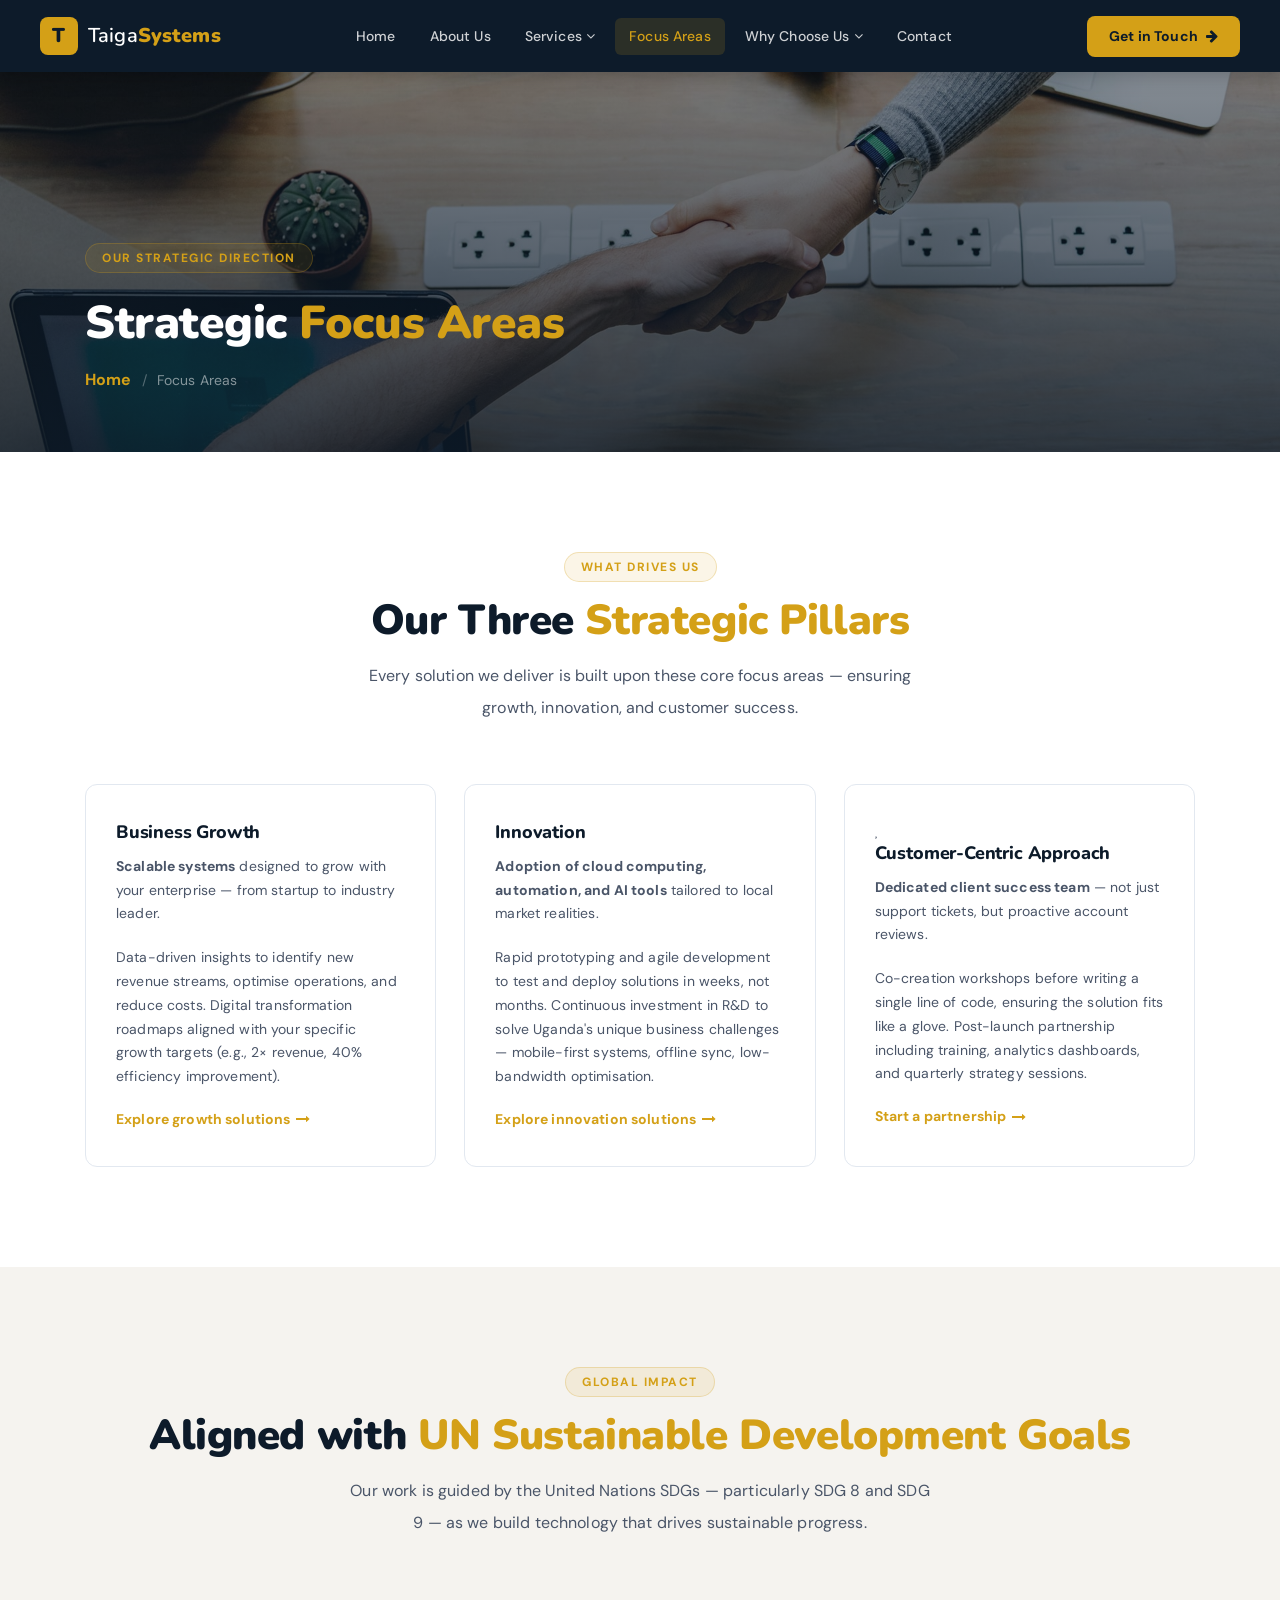
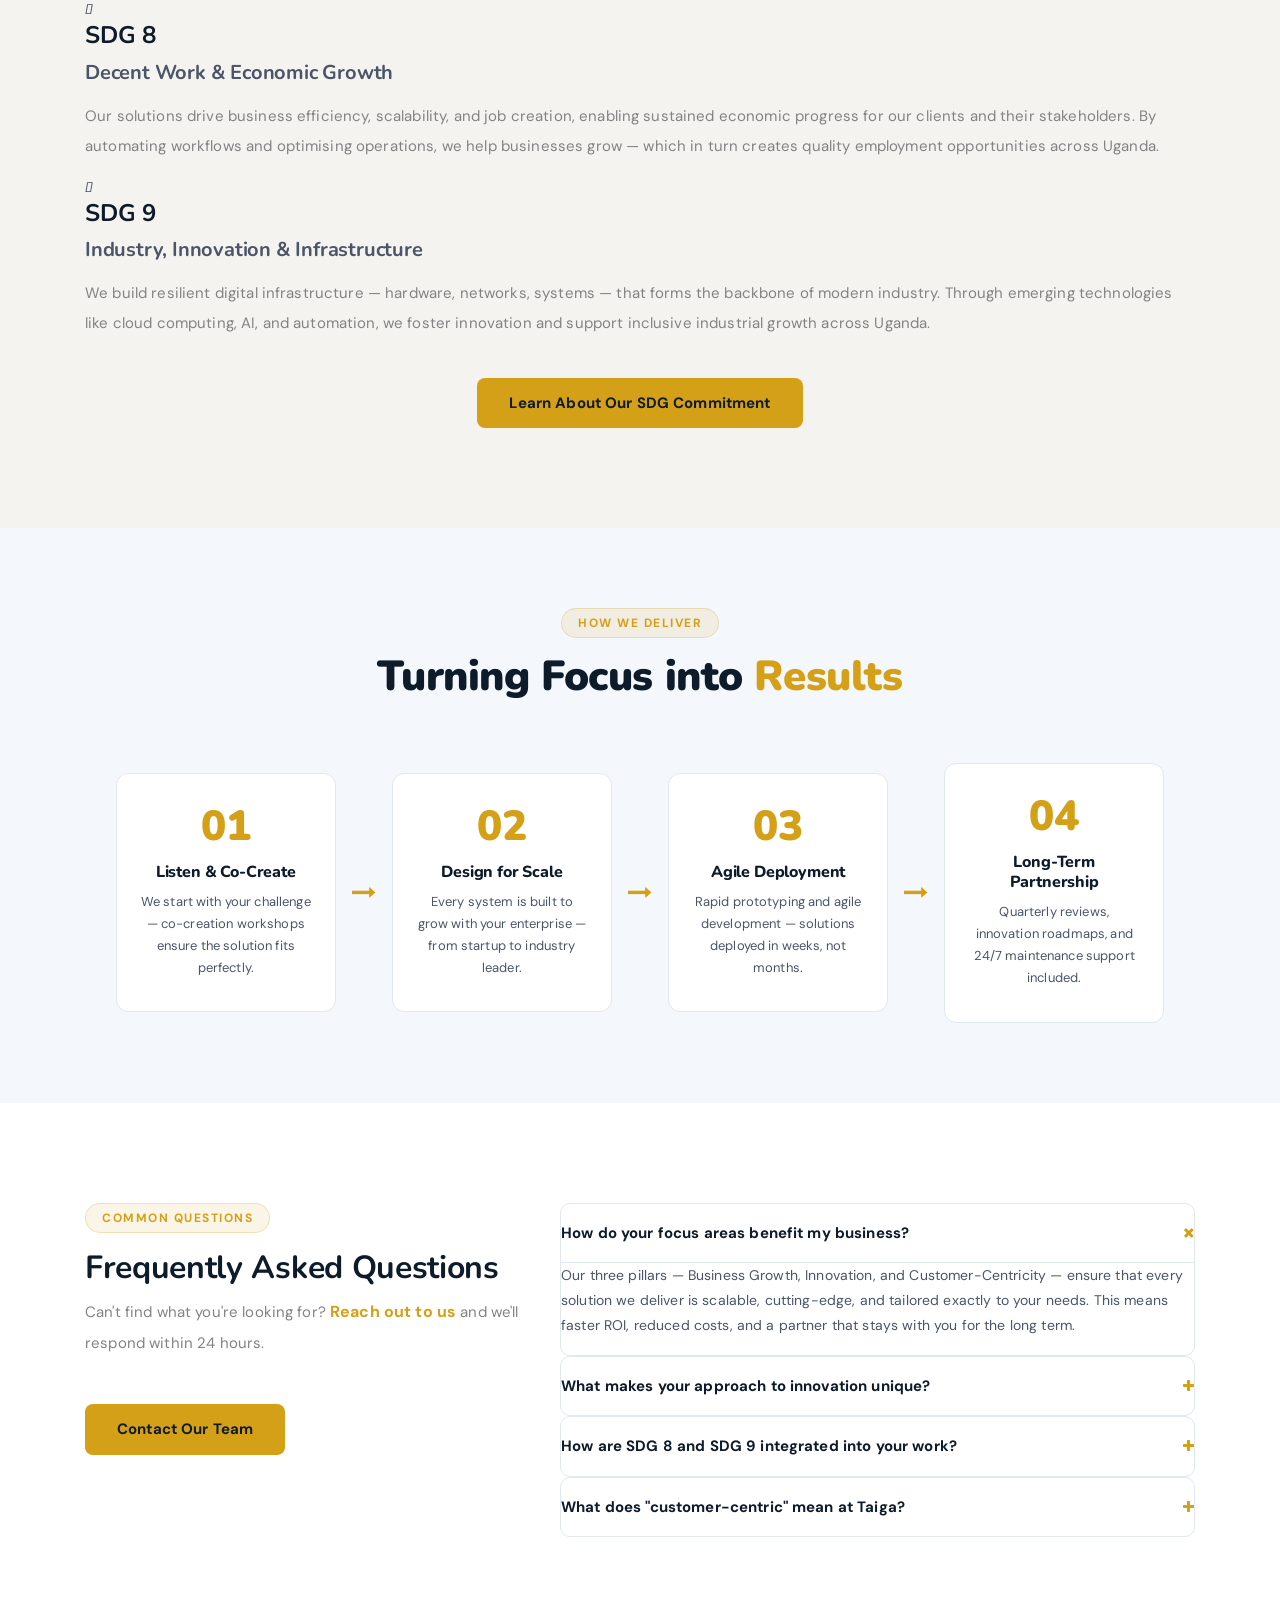
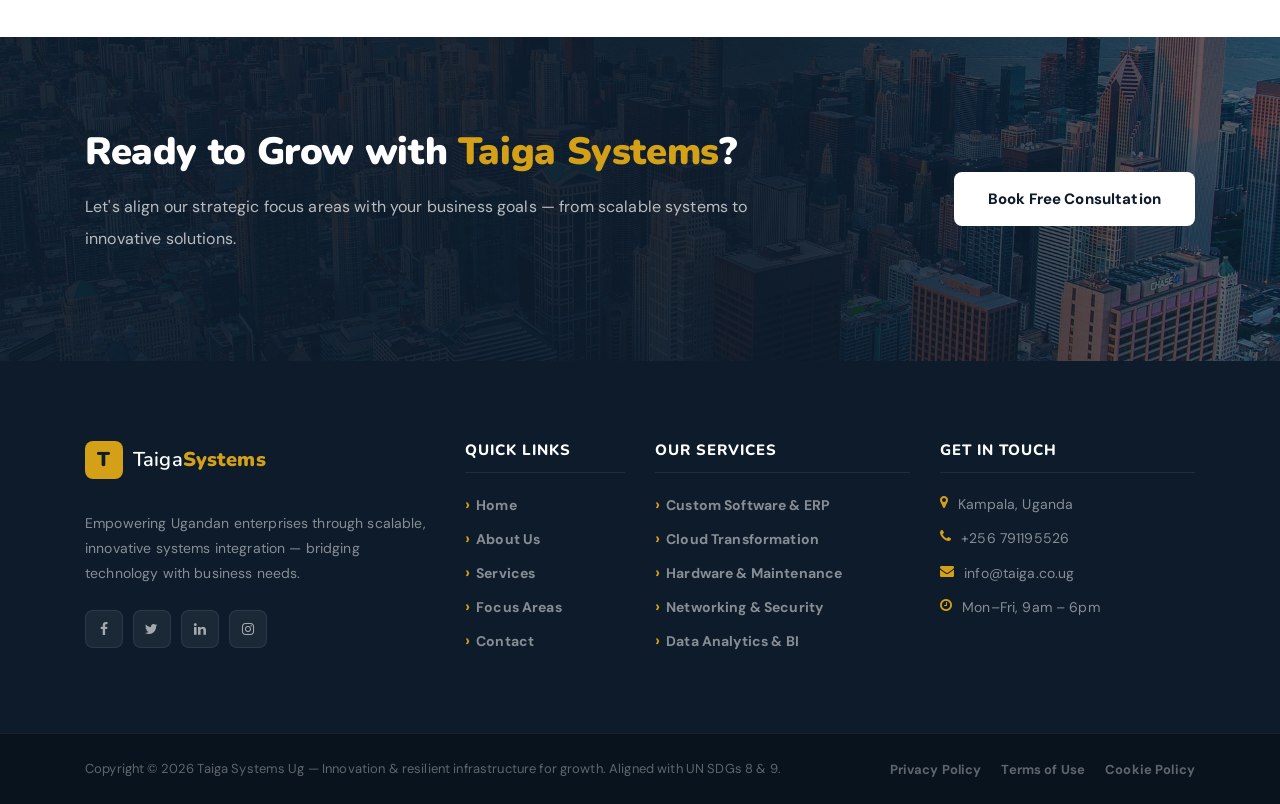
<file: focus-areas.html>
<!DOCTYPE html>
<html lang="en">
<head>
    <meta charset="UTF-8">
    <meta name="description" content="Taiga Systems Ug strategic focus areas: Business Growth, Innovation, and Customer-Centric Approach — aligned with UN SDG 8 & SDG 9.">
    <meta http-equiv="X-UA-Compatible" content="IE=edge">
    <meta name="viewport" content="width=device-width, initial-scale=1, shrink-to-fit=no">
    <title>Focus Areas — Taiga Systems Ug</title>
    <link rel="icon" href="img/core-img/favicon.ico">
    <link rel="stylesheet" href="style.css">
    <link rel="stylesheet" href="css/custom-override.css">
    
</head>
<body>
    <div class="preloader d-flex align-items-center justify-content-center">
        <div class="lds-ellipsis"><div></div><div></div><div></div><div></div></div>
    </div>
    
   <!-- ===== NAVBAR (Taiga Systems) ===== -->
    <header class="ve-header" id="ve-sticky">
        <div class="container-fluid ve-nav-wrap">
            <!-- Logo: Taiga Systems -->
            <div class="ve-logo">
                <a href="index.html">
                    <span class="ve-logo-icon">T</span>
                    <span class="ve-logo-text">Taiga<strong>Systems</strong></span>
                </a>
            </div>

            <!-- Nav Links -->
            <nav class="ve-nav">
                <ul>
                    <li><a href="index.html" >Home</a></li>
                    <li><a href="about.html" >About Us</a></li>
                   
                    <li class="has-drop">
                        <a href="services.html">Services <i class="fa fa-angle-down"></i></a>
                        <ul class="ve-dropdown">
                            <li><a href="services.html">Cloud &amp; Digital Transformation</a></li>
                            <li><a href="services.html">POS and ERP &amp; Software</a></li>
                            <li><a href="services.html">Computer Hardware &amp; Networking</a></li>
                            <li><a href="services.html">Website Design</a></li>
                        </ul>
                    </li>
                    <li ><a href="focus-areas.html" class="active" >Focus Areas</a></li>

                    <li class="has-drop">
                        <a href="why-us.html">Why Choose Us <i class="fa fa-angle-down"></i></a>
                        <ul class="ve-dropdown">
                            <li><a href="#">Customer Centric</a></li>
                            <li><a href="#">Guaranteed Growth</a></li>
                            <li><a href="#">Global Standard</a></li>
                            <li><a href="#">SDG Aligned</a></li>
                        </ul>
                    </li>

                    <li><a href="contact.html">Contact</a></li>
                </ul>
            </nav>

            <!-- CTA -->
            <div class="ve-nav-cta">
                <a href="contact.html" class="ve-cta-btn">Get in Touch <i class="fa fa-arrow-right"></i></a>
            </div>

            <!-- Mobile Toggle -->
            <button class="ve-toggler" id="ve-toggle">
                <span></span><span></span><span></span>
            </button>
        </div>

        <!-- Mobile Menu -->
        <div class="ve-mobile-menu" id="ve-mobile-menu">
            <ul>
                <li><a href="index.html">Home</a></li>
                <li><a href="about.html">About Us</a></li>
                <li><a href="services.html">Services</a></li>
                <li><a href="focus-areas.html">Focus Areas</a></li>
                <li><a href="why-us.html">Why Choose Us</a></li>
                <li><a href="contact.html">Contact</a></li>
            </ul>
        </div>
    </header>

    <!-- PAGE HERO (image preserved: img/bg-img/20.jpg) -->
    <section class="ve-page-hero" style="background-image:url(img/bg-img/20.jpg);">
        <div class="ve-page-hero-overlay"></div>
        <div class="container ve-page-hero-content">
            <span class="ve-section-tag">Our Strategic Direction</span>
            <h1>Strategic <span>Focus Areas</span></h1>
            <nav aria-label="breadcrumb"><ol class="ve-breadcrumb"><li><a href="index.html">Home</a></li><li class="active">Focus Areas</li></ol></nav>
        </div>
    </section>

    <!-- THREE STRATEGIC FOCUS AREAS -->
    <section class="ve-section">
        <div class="container">
            <div class="ve-section-header text-center">
                <span class="ve-section-tag">What Drives Us</span>
                <h2>Our Three <span>Strategic Pillars</span></h2>
                <p>Every solution we deliver is built upon these core focus areas — ensuring growth, innovation, and customer success.</p>
            </div>
            <div class="ve-services-grid">
                <div class="ve-service-card wow fadeInUp" data-wow-delay="100ms">
                    <div class="focus-icon"><i class="fas fa-chart-line"></i></div>
                    <h4>Business Growth</h4>
                    <p><strong>Scalable systems</strong> designed to grow with your enterprise — from startup to industry leader.</p>
                    <p style="margin-top: 12px;">Data-driven insights to identify new revenue streams, optimise operations, and reduce costs. Digital transformation roadmaps aligned with your specific growth targets (e.g., 2× revenue, 40% efficiency improvement).</p>
                    <a href="services.html" class="ve-card-link">Explore growth solutions <i class="fa fa-long-arrow-right"></i></a>
                </div>
                <div class="ve-service-card wow fadeInUp" data-wow-delay="200ms">
                    <div class="focus-icon"><i class="fas fa-lightbulb"></i></div>
                    <h4>Innovation</h4>
                    <p><strong>Adoption of cloud computing, automation, and AI tools</strong> tailored to local market realities.</p>
                    <p style="margin-top: 12px;">Rapid prototyping and agile development to test and deploy solutions in weeks, not months. Continuous investment in R&D to solve Uganda's unique business challenges — mobile-first systems, offline sync, low-bandwidth optimisation.</p>
                    <a href="services.html" class="ve-card-link">Explore innovation solutions <i class="fa fa-long-arrow-right"></i></a>
                </div>
                <div class="ve-service-card wow fadeInUp" data-wow-delay="300ms">
                    <div class="focus-icon"><i class="fas fa-heart"></i></div>
                    <h4>Customer-Centric Approach</h4>
                    <p><strong>Dedicated client success team</strong> — not just support tickets, but proactive account reviews.</p>
                    <p style="margin-top: 12px;">Co-creation workshops before writing a single line of code, ensuring the solution fits like a glove. Post-launch partnership including training, analytics dashboards, and quarterly strategy sessions.</p>
                    <a href="contact.html" class="ve-card-link">Start a partnership <i class="fa fa-long-arrow-right"></i></a>
                </div>
            </div>
        </div>
    </section>

    <!-- SDG ALIGNMENT SECTION (How SDGs are involved) -->
    <section class="ve-section" style="background: #F5F3EF;">
        <div class="container">
            <div class="ve-section-header text-center">
                <span class="ve-section-tag">Global Impact</span>
                <h2>Aligned with <span>UN Sustainable Development Goals</span></h2>
                <p>Our work is guided by the United Nations SDGs — particularly SDG 8 and SDG 9 — as we build technology that drives sustainable progress.</p>
            </div>
            <div class="ve-sdg-grid">
                <div class="ve-sdg-card wow fadeInUp" data-wow-delay="100ms">
                    <div class="ve-sdg-icon"><i class="fas fa-briefcase"></i></div>
                    <h4>SDG 8</h4>
                    <h5 style="color: var(--primary-color); margin-bottom: 15px;">Decent Work & Economic Growth</h5>
                    <p>Our solutions drive business efficiency, scalability, and job creation, enabling sustained economic progress for our clients and their stakeholders. By automating workflows and optimising operations, we help businesses grow — which in turn creates quality employment opportunities across Uganda.</p>
                </div>
                <div class="ve-sdg-card wow fadeInUp" data-wow-delay="200ms">
                    <div class="ve-sdg-icon"><i class="fas fa-microchip"></i></div>
                    <h4>SDG 9</h4>
                    <h5 style="color: var(--primary-color); margin-bottom: 15px;">Industry, Innovation & Infrastructure</h5>
                    <p>We build resilient digital infrastructure — hardware, networks, systems — that forms the backbone of modern industry. Through emerging technologies like cloud computing, AI, and automation, we foster innovation and support inclusive industrial growth across Uganda.</p>
                </div>
            </div>
            <div class="text-center" style="margin-top: 40px;">
                <a href="about.html" class="ve-btn-primary">Learn About Our SDG Commitment</a>
            </div>
        </div>
    </section>

    <!-- HOW WE DELIVER (Process section adapted for focus areas) -->
    <section class="ve-process-section">
        <div class="container">
            <div class="ve-section-header text-center">
                <span class="ve-section-tag">How We Deliver</span>
                <h2>Turning Focus into <span>Results</span></h2>
            </div>
            <div class="ve-process-grid">
                <div class="ve-process-step wow fadeInUp" data-wow-delay="100ms">
                    <div class="ve-process-num">01</div>
                    <h5>Listen & Co-Create</h5>
                    <p>We start with your challenge — co-creation workshops ensure the solution fits perfectly.</p>
                </div>
                <div class="ve-process-arrow"><i class="fa fa-long-arrow-right"></i></div>
                <div class="ve-process-step wow fadeInUp" data-wow-delay="250ms">
                    <div class="ve-process-num">02</div>
                    <h5>Design for Scale</h5>
                    <p>Every system is built to grow with your enterprise — from startup to industry leader.</p>
                </div>
                <div class="ve-process-arrow"><i class="fa fa-long-arrow-right"></i></div>
                <div class="ve-process-step wow fadeInUp" data-wow-delay="400ms">
                    <div class="ve-process-num">03</div>
                    <h5>Agile Deployment</h5>
                    <p>Rapid prototyping and agile development — solutions deployed in weeks, not months.</p>
                </div>
                <div class="ve-process-arrow"><i class="fa fa-long-arrow-right"></i></div>
                <div class="ve-process-step wow fadeInUp" data-wow-delay="550ms">
                    <div class="ve-process-num">04</div>
                    <h5>Long-Term Partnership</h5>
                    <p>Quarterly reviews, innovation roadmaps, and 24/7 maintenance support included.</p>
                </div>
            </div>
        </div>
    </section>

    <!-- FAQ SECTION (updated for focus areas) -->
    <section class="ve-section ve-faq-section">
        <div class="container">
            <div class="row align-items-start">
                <div class="col-12 col-lg-5 wow fadeInLeft" data-wow-delay="100ms">
                    <span class="ve-section-tag">Common Questions</span>
                    <h2>Frequently Asked <span>Questions</span></h2>
                    <p>Can't find what you're looking for? <a href="contact.html" style="color:var(--ve-gold);">Reach out to us</a> and we'll respond within 24 hours.</p>
                    <a href="contact.html" class="ve-btn-primary mt-30">Contact Our Team</a>
                </div>
                <div class="col-12 col-lg-7 wow fadeInRight" data-wow-delay="200ms">
                    <div class="ve-faq-list">
                        <div class="ve-faq-item open">
                            <div class="ve-faq-q"><span>How do your focus areas benefit my business?</span><i class="fa fa-plus"></i></div>
                            <div class="ve-faq-a">Our three pillars — Business Growth, Innovation, and Customer-Centricity — ensure that every solution we deliver is scalable, cutting-edge, and tailored exactly to your needs. This means faster ROI, reduced costs, and a partner that stays with you for the long term.</div>
                        </div>
                        <div class="ve-faq-item">
                            <div class="ve-faq-q"><span>What makes your approach to innovation unique?</span><i class="fa fa-plus"></i></div>
                            <div class="ve-faq-a">We invest heavily in R&D to solve Uganda's specific challenges — mobile-first systems, offline sync capabilities, and low-bandwidth optimisation. Our rapid prototyping means you see results in weeks, not months.</div>
                        </div>
                        <div class="ve-faq-item">
                            <div class="ve-faq-q"><span>How are SDG 8 and SDG 9 integrated into your work?</span><i class="fa fa-plus"></i></div>
                            <div class="ve-faq-a">SDG 8 drives our commitment to economic growth and job creation through business efficiency. SDG 9 guides our investment in resilient digital infrastructure and emerging technologies that support Uganda's industrial development.</div>
                        </div>
                        <div class="ve-faq-item">
                            <div class="ve-faq-q"><span>What does "customer-centric" mean at Taiga?</span><i class="fa fa-plus"></i></div>
                            <div class="ve-faq-a">It means every solution starts with your challenge. We co-create with you, provide a dedicated client success team, and stay as your partner with quarterly reviews, training, and analytics dashboards — we never disappear after launch.</div>
                        </div>
                    </div>
                </div>
            </div>
        </div>
    </section>

    <!-- CTA BANNER -->
    <section class="ve-cta-banner bg-img" style="background-image:url(img/bg-img/6.jpg);">
        <div class="ve-cta-overlay"></div>
        <div class="container ve-cta-content">
            <div class="row align-items-center">
                <div class="col-12 col-lg-8">
                    <h2>Ready to Grow with <span>Taiga Systems</span>?</h2>
                    <p>Let's align our strategic focus areas with your business goals — from scalable systems to innovative solutions.</p>
                </div>
                <div class="col-12 col-lg-4 text-lg-right">
                    <a href="contact.html" class="ve-btn-white">Book Free Consultation</a>
                </div>
            </div>
        </div>
    </section>

    <!-- FOOTER -->
    <footer class="ve-footer">
        <div class="container">
            <div class="row">
                <div class="col-12 col-sm-6 col-lg-4 mb-50">
                    <div class="ve-footer-brand">
                        <a href="index.html" class="ve-footer-logo"><span class="ve-logo-icon">T</span><span class="ve-logo-text">Taiga<strong>Systems</strong></span></a>
                        <p>Empowering Ugandan enterprises through scalable, innovative systems integration — bridging technology with business needs.</p>
                        <div class="ve-social"><a href="#"><i class="fa fa-facebook"></i></a><a href="#"><i class="fa fa-twitter"></i></a><a href="#"><i class="fa fa-linkedin"></i></a><a href="#"><i class="fa fa-instagram"></i></a></div>
                    </div>
                </div>
                <div class="col-12 col-sm-6 col-lg-2 mb-50">
                    <h5 class="ve-footer-title">Quick Links</h5>
                    <ul class="ve-footer-links"><li><a href="index.html">Home</a></li><li><a href="about.html">About Us</a></li><li><a href="services.html">Services</a></li><li><a href="focus-areas.html">Focus Areas</a></li><li><a href="contact.html">Contact</a></li></ul>
                </div>
                <div class="col-12 col-sm-6 col-lg-3 mb-50">
                    <h5 class="ve-footer-title">Our Services</h5>
                    <ul class="ve-footer-links">
                        <li><a href="#">Custom Software & ERP</a></li>
                        <li><a href="#">Cloud Transformation</a></li>
                        <li><a href="#">Hardware & Maintenance</a></li>
                        <li><a href="#">Networking & Security</a></li>
                        <li><a href="#">Data Analytics & BI</a></li>
                    </ul>
                </div>
                <div class="col-12 col-sm-6 col-lg-3 mb-50">
                    <h5 class="ve-footer-title">Get In Touch</h5>
                    <ul class="ve-footer-contact">
                        <li><i class="fa fa-map-marker"></i> Kampala, Uganda</li>
                        <li><i class="fa fa-phone"></i> +256 791195526</li>
                        <li><i class="fa fa-envelope"></i> info@taiga.co.ug</li>
                        <li><i class="fa fa-clock-o"></i> Mon–Fri, 9am – 6pm</li>
                    </ul>
                </div>
            </div>
        </div>
        <div class="ve-footer-bottom"><div class="container"><div class="ve-footer-bottom-inner">
            <p>Copyright &copy; <script>document.write(new Date().getFullYear());</script> Taiga Systems Ug — Innovation & resilient infrastructure for growth. Aligned with UN SDGs 8 & 9.</p>
            <ul><li><a href="#">Privacy Policy</a></li><li><a href="#">Terms of Use</a></li><li><a href="#">Cookie Policy</a></li></ul>
        </div></div></div>
    </footer>

    <script src="js/jquery/jquery-2.2.4.min.js"></script>
    <script src="js/bootstrap/popper.min.js"></script>
    <script src="js/bootstrap/bootstrap.min.js"></script>
    <script src="js/plugins/plugins.js"></script>
    <script src="js/active.js"></script>
    <script src="js/vaultedge.js"></script>

</body>
</html>
</file>
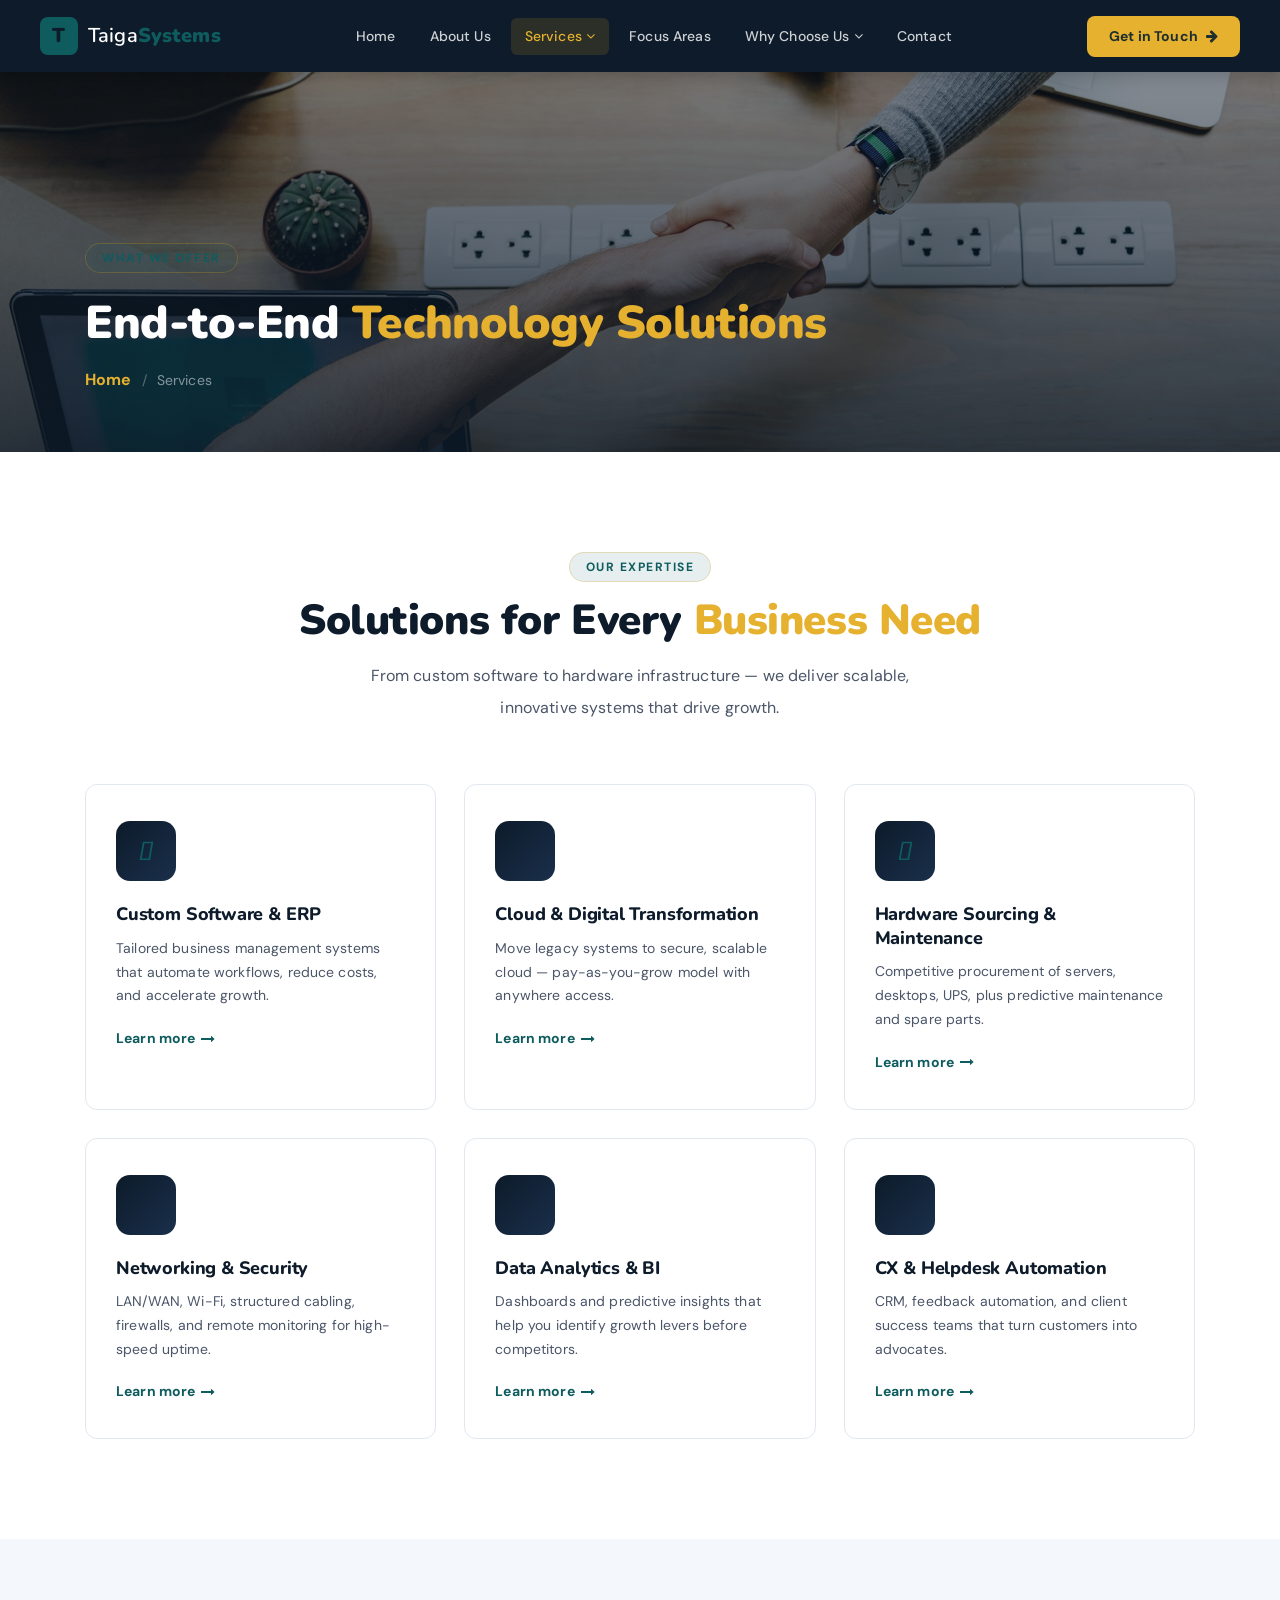
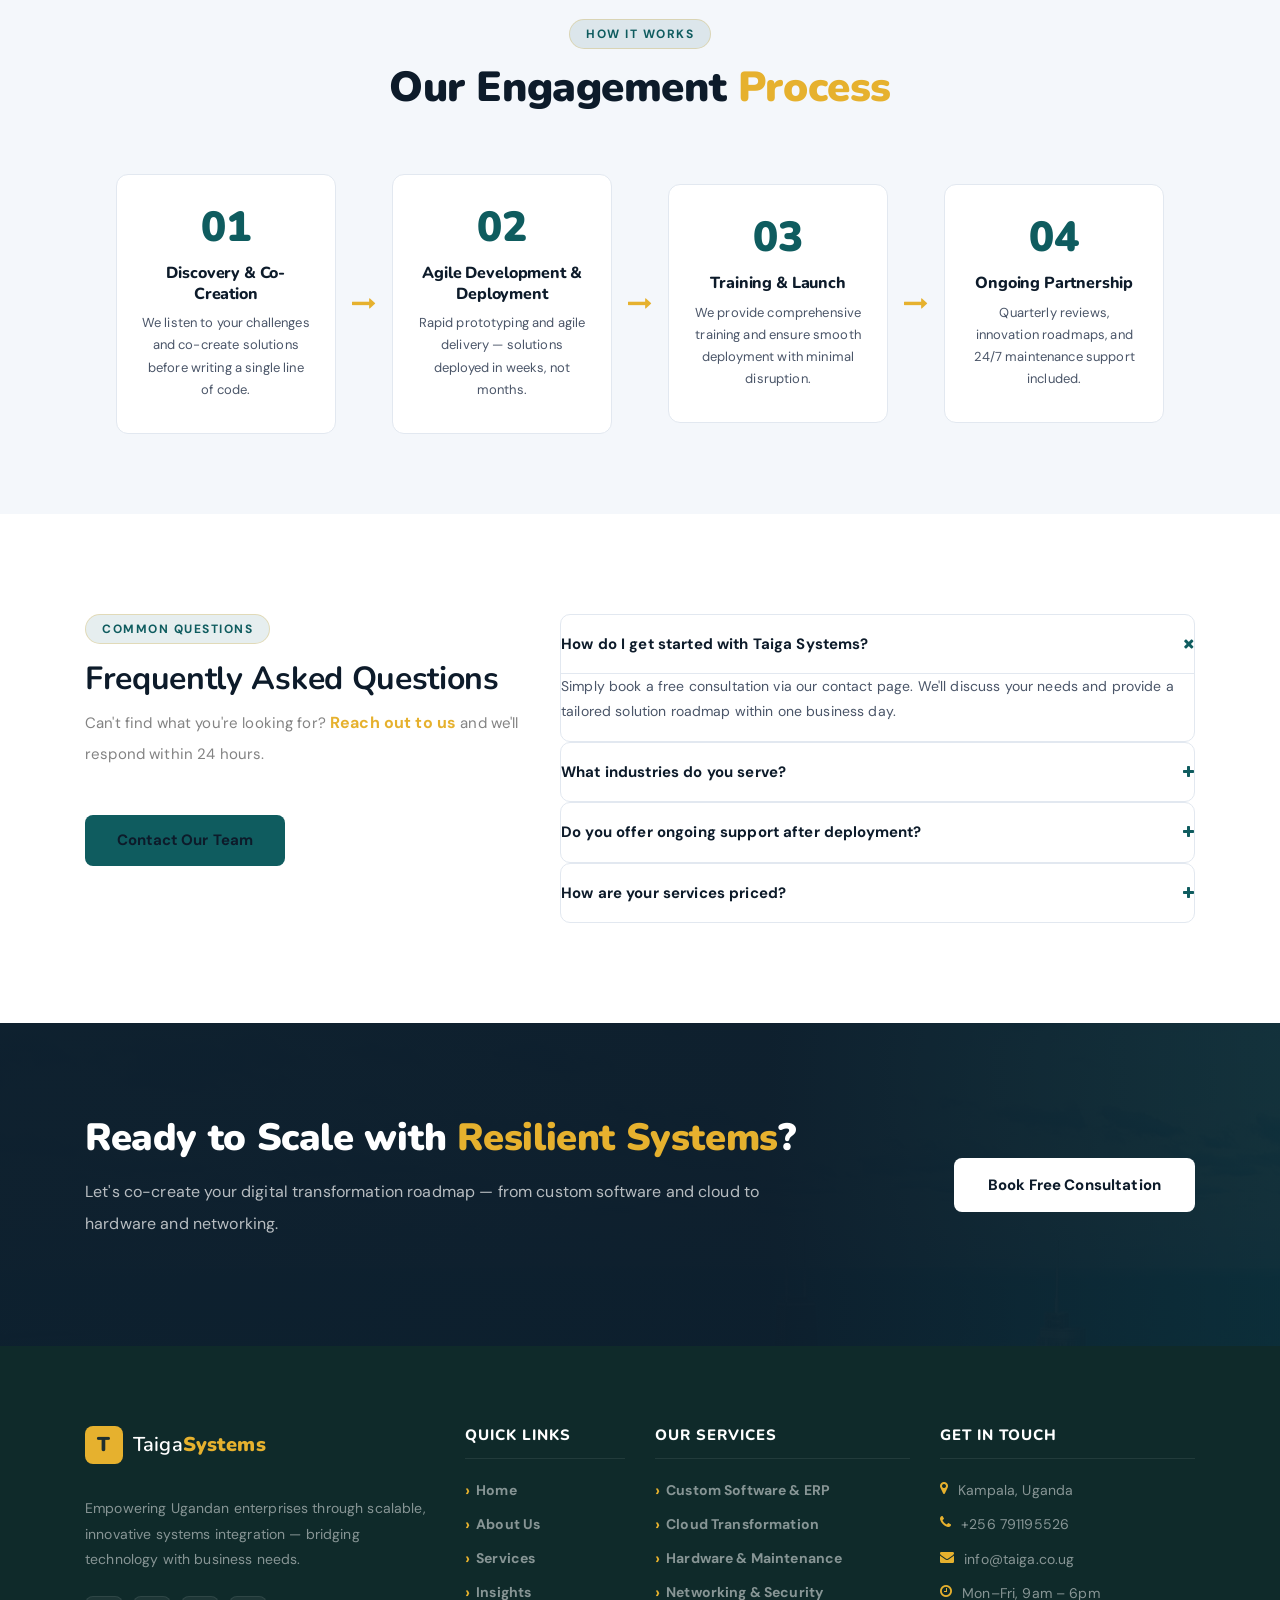
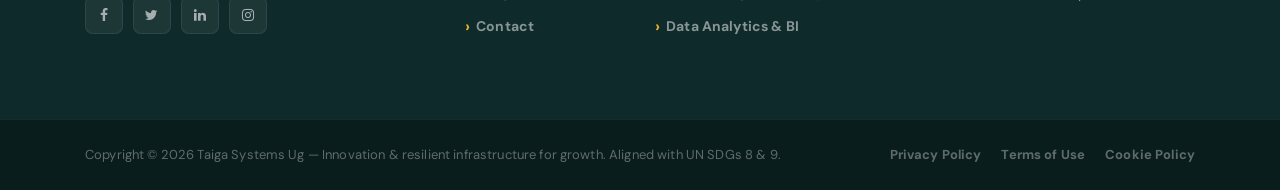
<file: services.html>
<!DOCTYPE html>
<html lang="en">
<head>
    <meta charset="UTF-8">
    <meta name="description" content="Taiga Systems Ug offers custom software, cloud transformation, hardware sourcing, networking, data analytics, and IT maintenance services in Uganda.">
    <meta http-equiv="X-UA-Compatible" content="IE=edge">
    <meta name="viewport" content="width=device-width, initial-scale=1, shrink-to-fit=no">
    <title>Our Services — Taiga Systems Ug</title>
    <link rel="icon" href="img/core-img/favicon.ico">
    <link rel="stylesheet" href="style.css">
    <link rel="stylesheet" href="css/custom-override.css">
    <style>
        /* Taiga brand color overrides - only colors changed, structure preserved */
        :root {
            --primary-color: #0F5C5F;
            --secondary-color: #E6B12E;
            --ve-gold: #E6B12E;
        }
        .ve-section-tag, .ve-hero-badge {
            background: rgba(15,92,95,0.1) !important;
            color: var(--primary-color) !important;
        }
        .ve-page-hero-content h1 span, .ve-highlight {
            color: var(--secondary-color) !important;
        }
        .ve-btn-primary {
            background-color: var(--primary-color) !important;
            border-color: var(--primary-color) !important;
        }
        .ve-btn-primary:hover {
            background-color: #0A4648 !important;
        }
        .ve-nav-cta .ve-cta-btn {
            background: var(--secondary-color) !important;
            color: #1E2F2F !important;
        }
        .ve-logo-icon {
            background: var(--primary-color) !important;
        }
        .ve-logo-text strong {
            color: var(--primary-color) !important;
        }
        .ve-service-icon i {
            color: var(--primary-color) !important;
        }
        .ve-card-link {
            color: var(--primary-color) !important;
        }
        .ve-process-num {
            color: var(--primary-color) !important;
        }
        .ve-faq-q i {
            color: var(--primary-color) !important;
        }
        .ve-cta-banner {
            background: linear-gradient(95deg, rgba(15,92,95,0.92), rgba(10,70,72,0.92)), url(img/bg-img/6.jpg) !important;
        }
        .ve-footer {
            background: #0F2A2A !important;
        }
        .ve-footer-logo .ve-logo-icon {
            background: var(--secondary-color) !important;
            color: #1E2F2F !important;
        }
        .ve-footer-logo .ve-logo-text strong {
            color: var(--secondary-color) !important;
        }
    </style>
</head>
<body>
    <div class="preloader d-flex align-items-center justify-content-center">
        <div class="lds-ellipsis"><div></div><div></div><div></div><div></div></div>
    </div>
    
   <!-- ===== NAVBAR (Taiga Systems) ===== -->
    <header class="ve-header" id="ve-sticky">
        <div class="container-fluid ve-nav-wrap">
            <!-- Logo: Taiga Systems -->
            <div class="ve-logo">
                <a href="index.html">
                    <span class="ve-logo-icon">T</span>
                    <span class="ve-logo-text">Taiga<strong>Systems</strong></span>
                </a>
            </div>

            <!-- Nav Links -->
            <nav class="ve-nav">
                <ul>
                    <li><a href="index.html">Home</a></li>
                    <li><a href="about.html" >About Us</a></li>
                   
                    <li class="has-drop">
                        <a href="services.html" class="active">Services <i class="fa fa-angle-down"></i></a>
                        <ul class="ve-dropdown">
                            <li><a href="services.html">Cloud &amp; Digital Transformation</a></li>
                            <li><a href="services.html">POS and ERP &amp; Software</a></li>
                            <li><a href="services.html">Computer Hardware &amp; Networking</a></li>
                            <li class="active" ><a href="services.html">Website Design</a></li>
                        </ul>
                    </li>
                    <li><a href="focus-areas.html">Focus Areas</a></li>

                    <li class="has-drop">
                        <a href="#">Why Choose Us <i class="fa fa-angle-down"></i></a>
                        <ul class="ve-dropdown">
                            <li><a href="#">Customer Centric</a></li>
                            <li><a href="#">Guaranteed Growth</a></li>
                            <li><a href="#">Global Standard</a></li>
                            <li><a href="#">SDG Aligned</a></li>
                        </ul>
                    </li>

                    <li><a href="contact.html">Contact</a></li>
                </ul>
            </nav>

            <!-- CTA -->
            <div class="ve-nav-cta">
                <a href="contact.html" class="ve-cta-btn">Get in Touch <i class="fa fa-arrow-right"></i></a>
            </div>

            <!-- Mobile Toggle -->
            <button class="ve-toggler" id="ve-toggle">
                <span></span><span></span><span></span>
            </button>
        </div>

        <!-- Mobile Menu -->
        <div class="ve-mobile-menu" id="ve-mobile-menu">
            <ul>
                <li><a href="index.html">Home</a></li>
                <li><a href="about.html">About Us</a></li>
                <li><a href="services.html">Services</a></li>
                <li><a href="focus-areas.html">Focus Areas</a></li>
                <li><a href="why-us.html">Why Choose Us</a></li>
                <li><a href="contact.html">Contact</a></li>
            </ul>
        </div>
    </header>


    <!-- PAGE HERO (image preserved: img/bg-img/20.jpg) -->
    <section class="ve-page-hero" style="background-image:url(img/bg-img/20.jpg);">
        <div class="ve-page-hero-overlay"></div>
        <div class="container ve-page-hero-content">
            <span class="ve-section-tag">What We Offer</span>
            <h1>End-to-End <span>Technology Solutions</span></h1>
            <nav aria-label="breadcrumb"><ol class="ve-breadcrumb"><li><a href="index.html">Home</a></li><li class="active">Services</li></ol></nav>
        </div>
    </section>

    <!-- SERVICES GRID SECTION (updated for Taiga) -->
    <section class="ve-section">
        <div class="container">
            <div class="ve-section-header text-center">
                <span class="ve-section-tag">Our Expertise</span>
                <h2>Solutions for Every <span>Business Need</span></h2>
                <p>From custom software to hardware infrastructure — we deliver scalable, innovative systems that drive growth.</p>
            </div>
            <div class="ve-services-grid">
                <div class="ve-service-card wow fadeInUp" data-wow-delay="100ms">
                    <div class="ve-service-icon"><i class="fas fa-code"></i></div>
                    <h4>Custom Software & ERP</h4>
                    <p>Tailored business management systems that automate workflows, reduce costs, and accelerate growth.</p>
                    <a href="#" class="ve-card-link">Learn more <i class="fa fa-long-arrow-right"></i></a>
                </div>
                <div class="ve-service-card wow fadeInUp" data-wow-delay="200ms">
                    <div class="ve-service-icon"><i class="fas fa-cloud-upload-alt"></i></div>
                    <h4>Cloud & Digital Transformation</h4>
                    <p>Move legacy systems to secure, scalable cloud — pay-as-you-grow model with anywhere access.</p>
                    <a href="#" class="ve-card-link">Learn more <i class="fa fa-long-arrow-right"></i></a>
                </div>
                <div class="ve-service-card wow fadeInUp" data-wow-delay="300ms">
                    <div class="ve-service-icon"><i class="fas fa-microchip"></i></div>
                    <h4>Hardware Sourcing & Maintenance</h4>
                    <p>Competitive procurement of servers, desktops, UPS, plus predictive maintenance and spare parts.</p>
                    <a href="#" class="ve-card-link">Learn more <i class="fa fa-long-arrow-right"></i></a>
                </div>
                <div class="ve-service-card wow fadeInUp" data-wow-delay="400ms">
                    <div class="ve-service-icon"><i class="fas fa-network-wired"></i></div>
                    <h4>Networking & Security</h4>
                    <p>LAN/WAN, Wi-Fi, structured cabling, firewalls, and remote monitoring for high-speed uptime.</p>
                    <a href="#" class="ve-card-link">Learn more <i class="fa fa-long-arrow-right"></i></a>
                </div>
                <div class="ve-service-card wow fadeInUp" data-wow-delay="500ms">
                    <div class="ve-service-icon"><i class="fas fa-chart-line"></i></div>
                    <h4>Data Analytics & BI</h4>
                    <p>Dashboards and predictive insights that help you identify growth levers before competitors.</p>
                    <a href="#" class="ve-card-link">Learn more <i class="fa fa-long-arrow-right"></i></a>
                </div>
                <div class="ve-service-card wow fadeInUp" data-wow-delay="600ms">
                    <div class="ve-service-icon"><i class="fas fa-headset"></i></div>
                    <h4>CX & Helpdesk Automation</h4>
                    <p>CRM, feedback automation, and client success teams that turn customers into advocates.</p>
                    <a href="#" class="ve-card-link">Learn more <i class="fa fa-long-arrow-right"></i></a>
                </div>
            </div>
        </div>
    </section>

    <!-- HOW IT WORKS / PROCESS SECTION (updated for Taiga) -->
    <section class="ve-process-section">
        <div class="container">
            <div class="ve-section-header text-center">
                <span class="ve-section-tag">How It Works</span>
                <h2>Our Engagement <span>Process</span></h2>
            </div>
            <div class="ve-process-grid">
                <div class="ve-process-step wow fadeInUp" data-wow-delay="100ms">
                    <div class="ve-process-num">01</div>
                    <h5>Discovery & Co-Creation</h5>
                    <p>We listen to your challenges and co-create solutions before writing a single line of code.</p>
                </div>
                <div class="ve-process-arrow"><i class="fa fa-long-arrow-right"></i></div>
                <div class="ve-process-step wow fadeInUp" data-wow-delay="250ms">
                    <div class="ve-process-num">02</div>
                    <h5>Agile Development & Deployment</h5>
                    <p>Rapid prototyping and agile delivery — solutions deployed in weeks, not months.</p>
                </div>
                <div class="ve-process-arrow"><i class="fa fa-long-arrow-right"></i></div>
                <div class="ve-process-step wow fadeInUp" data-wow-delay="400ms">
                    <div class="ve-process-num">03</div>
                    <h5>Training & Launch</h5>
                    <p>We provide comprehensive training and ensure smooth deployment with minimal disruption.</p>
                </div>
                <div class="ve-process-arrow"><i class="fa fa-long-arrow-right"></i></div>
                <div class="ve-process-step wow fadeInUp" data-wow-delay="550ms">
                    <div class="ve-process-num">04</div>
                    <h5>Ongoing Partnership</h5>
                    <p>Quarterly reviews, innovation roadmaps, and 24/7 maintenance support included.</p>
                </div>
            </div>
        </div>
    </section>

    <!-- FAQ SECTION (updated for Taiga) -->
    <section class="ve-section ve-faq-section">
        <div class="container">
            <div class="row align-items-start">
                <div class="col-12 col-lg-5 wow fadeInLeft" data-wow-delay="100ms">
                    <span class="ve-section-tag">Common Questions</span>
                    <h2>Frequently Asked <span>Questions</span></h2>
                    <p>Can't find what you're looking for? <a href="contact.html" style="color:var(--ve-gold);">Reach out to us</a> and we'll respond within 24 hours.</p>
                    <a href="contact.html" class="ve-btn-primary mt-30">Contact Our Team</a>
                </div>
                <div class="col-12 col-lg-7 wow fadeInRight" data-wow-delay="200ms">
                    <div class="ve-faq-list">
                        <div class="ve-faq-item open">
                            <div class="ve-faq-q"><span>How do I get started with Taiga Systems?</span><i class="fa fa-plus"></i></div>
                            <div class="ve-faq-a">Simply book a free consultation via our contact page. We'll discuss your needs and provide a tailored solution roadmap within one business day.</div>
                        </div>
                        <div class="ve-faq-item">
                            <div class="ve-faq-q"><span>What industries do you serve?</span><i class="fa fa-plus"></i></div>
                            <div class="ve-faq-a">We serve enterprises across retail, logistics, finance, manufacturing, and public sector — any organization needing resilient digital infrastructure.</div>
                        </div>
                        <div class="ve-faq-item">
                            <div class="ve-faq-q"><span>Do you offer ongoing support after deployment?</span><i class="fa fa-plus"></i></div>
                            <div class="ve-faq-a">Absolutely. We provide 24/7 maintenance, predictive support, quarterly business reviews, and innovation roadmap sharing as standard practice.</div>
                        </div>
                        <div class="ve-faq-item">
                            <div class="ve-faq-q"><span>How are your services priced?</span><i class="fa fa-plus"></i></div>
                            <div class="ve-faq-a">We offer fixed pricing with outcome-based milestones — ensuring mutual accountability. Your growth is our contract.</div>
                        </div>
                    </div>
                </div>
            </div>
        </div>
    </section>

    <!-- CTA BANNER (updated for Taiga) -->
    <section class="ve-cta-banner bg-img" style="background-image:url(img/bg-img/6.jpg);">
        <div class="ve-cta-overlay"></div>
        <div class="container ve-cta-content">
            <div class="row align-items-center">
                <div class="col-12 col-lg-8">
                    <h2>Ready to Scale with <span>Resilient Systems</span>?</h2>
                    <p>Let's co-create your digital transformation roadmap — from custom software and cloud to hardware and networking.</p>
                </div>
                <div class="col-12 col-lg-4 text-lg-right">
                    <a href="contact.html" class="ve-btn-white">Book Free Consultation</a>
                </div>
            </div>
        </div>
    </section>

    <!-- FOOTER (preserved with Taiga details) -->
    <footer class="ve-footer">
        <div class="container">
            <div class="row">
                <div class="col-12 col-sm-6 col-lg-4 mb-50">
                    <div class="ve-footer-brand">
                        <a href="index.html" class="ve-footer-logo"><span class="ve-logo-icon">T</span><span class="ve-logo-text">Taiga<strong>Systems</strong></span></a>
                        <p>Empowering Ugandan enterprises through scalable, innovative systems integration — bridging technology with business needs.</p>
                        <div class="ve-social"><a href="#"><i class="fa fa-facebook"></i></a><a href="#"><i class="fa fa-twitter"></i></a><a href="#"><i class="fa fa-linkedin"></i></a><a href="#"><i class="fa fa-instagram"></i></a></div>
                    </div>
                </div>
                <div class="col-12 col-sm-6 col-lg-2 mb-50">
                    <h5 class="ve-footer-title">Quick Links</h5>
                    <ul class="ve-footer-links"><li><a href="index.html">Home</a></li><li><a href="about.html">About Us</a></li><li><a href="services.html">Services</a></li><li><a href="post.html">Insights</a></li><li><a href="contact.html">Contact</a></li></ul>
                </div>
                <div class="col-12 col-sm-6 col-lg-3 mb-50">
                    <h5 class="ve-footer-title">Our Services</h5>
                    <ul class="ve-footer-links">
                        <li><a href="#">Custom Software & ERP</a></li>
                        <li><a href="#">Cloud Transformation</a></li>
                        <li><a href="#">Hardware & Maintenance</a></li>
                        <li><a href="#">Networking & Security</a></li>
                        <li><a href="#">Data Analytics & BI</a></li>
                    </ul>
                </div>
                <div class="col-12 col-sm-6 col-lg-3 mb-50">
                    <h5 class="ve-footer-title">Get In Touch</h5>
                    <ul class="ve-footer-contact">
                        <li><i class="fa fa-map-marker"></i> Kampala, Uganda</li>
                        <li><i class="fa fa-phone"></i> +256 791195526</li>
                        <li><i class="fa fa-envelope"></i> info@taiga.co.ug</li>
                        <li><i class="fa fa-clock-o"></i> Mon–Fri, 9am – 6pm</li>
                    </ul>
                </div>
            </div>
        </div>
        <div class="ve-footer-bottom"><div class="container"><div class="ve-footer-bottom-inner">
            <p>Copyright &copy; <script>document.write(new Date().getFullYear());</script> Taiga Systems Ug — Innovation & resilient infrastructure for growth. Aligned with UN SDGs 8 & 9.</p>
            <ul><li><a href="#">Privacy Policy</a></li><li><a href="#">Terms of Use</a></li><li><a href="#">Cookie Policy</a></li></ul>
        </div></div></div>
    </footer>

    <script src="js/jquery/jquery-2.2.4.min.js"></script>
    <script src="js/bootstrap/popper.min.js"></script>
    <script src="js/bootstrap/bootstrap.min.js"></script>
    <script src="js/plugins/plugins.js"></script>
    <script src="js/active.js"></script>
    <script src="js/vaultedge.js"></script>
    <script>
        // Mobile menu toggle and FAQ accordion functionality
        window.addEventListener('load', function() {
            const preloader = document.querySelector('.preloader');
            if(preloader) {
                setTimeout(function() {
                    preloader.style.opacity = '0';
                    setTimeout(function() { preloader.style.display = 'none'; }, 400);
                }, 500);
            }
            
            const toggleBtn = document.getElementById('ve-toggle');
            const mobileMenu = document.getElementById('ve-mobile-menu');
            if(toggleBtn && mobileMenu) {
                toggleBtn.addEventListener('click', function() {
                    mobileMenu.classList.toggle('active');
                });
            }
            
            // FAQ accordion
            const faqItems = document.querySelectorAll('.ve-faq-item');
            faqItems.forEach(item => {
                const question = item.querySelector('.ve-faq-q');
                question.addEventListener('click', function() {
                    const isOpen = item.classList.contains('open');
                    faqItems.forEach(i => i.classList.remove('open'));
                    if (!isOpen) item.classList.add('open');
                });
            });
        });
    </script>
</body>
</html>
</file>
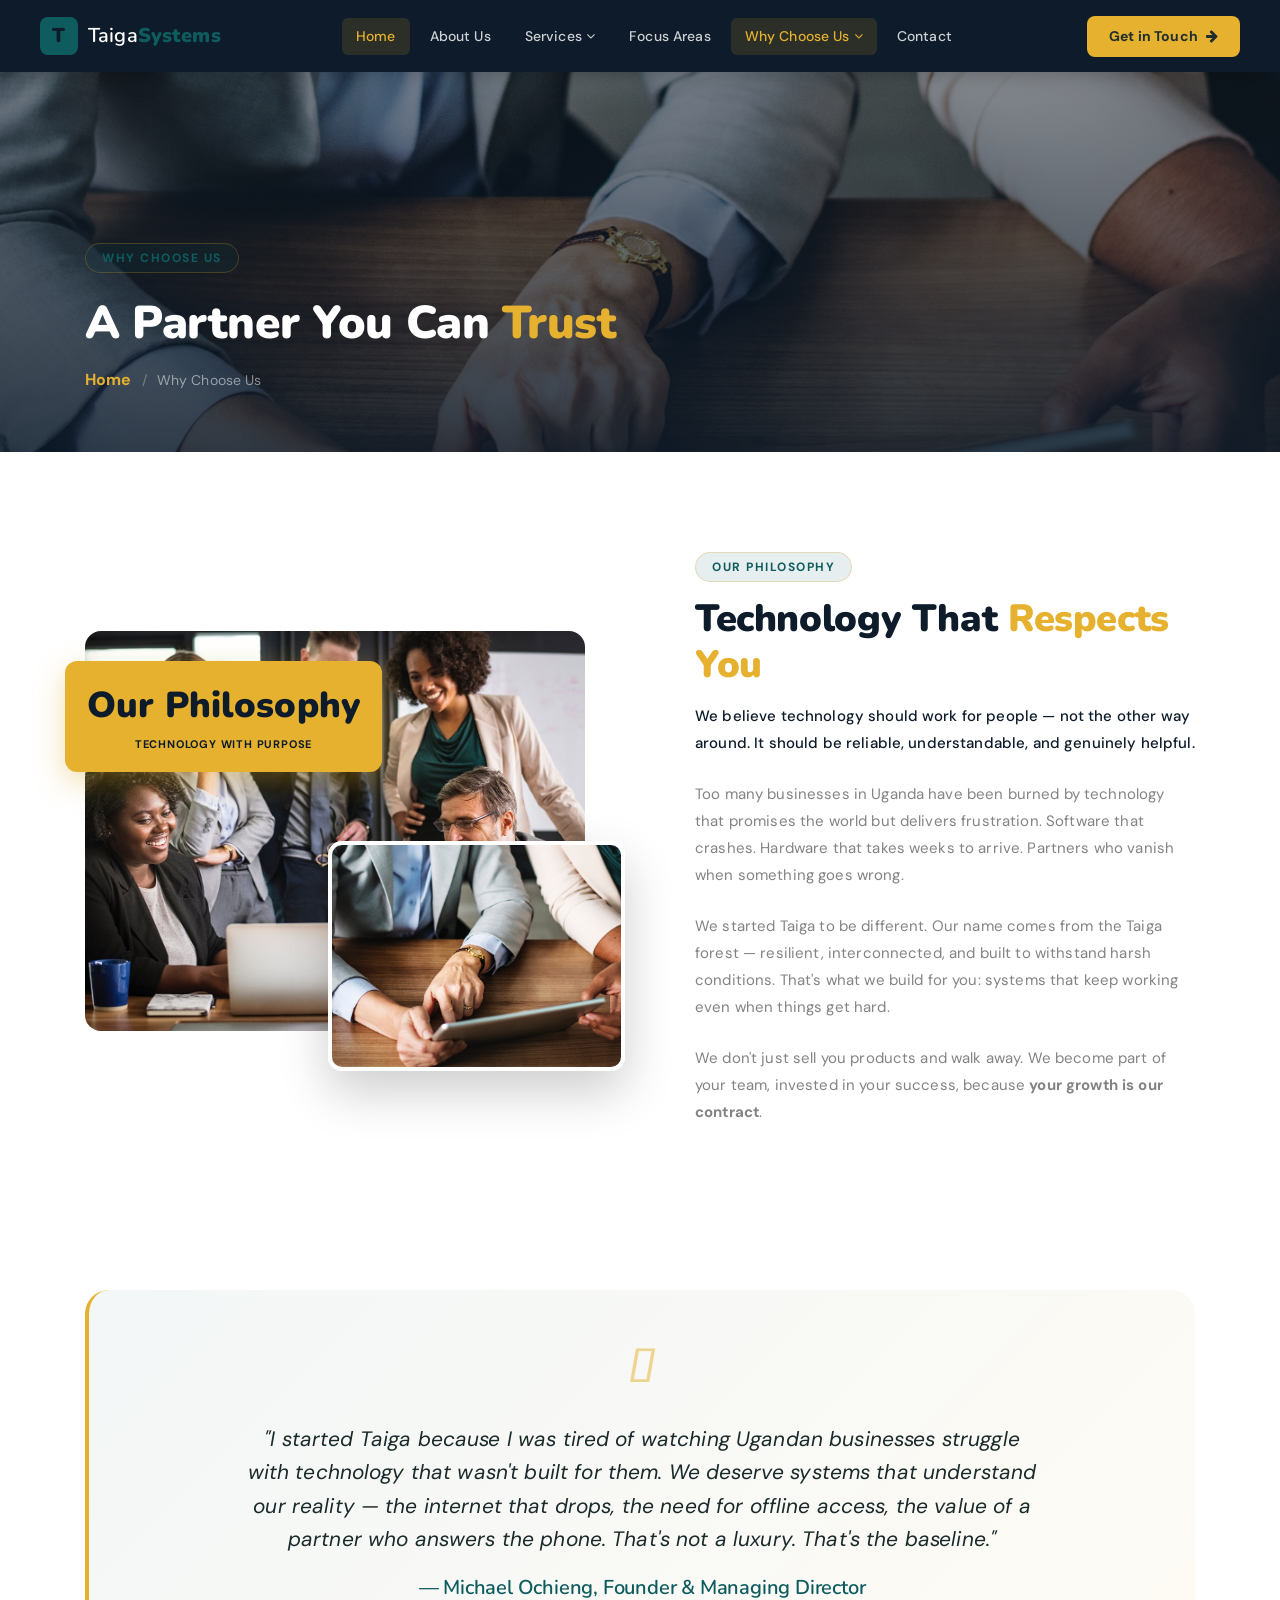
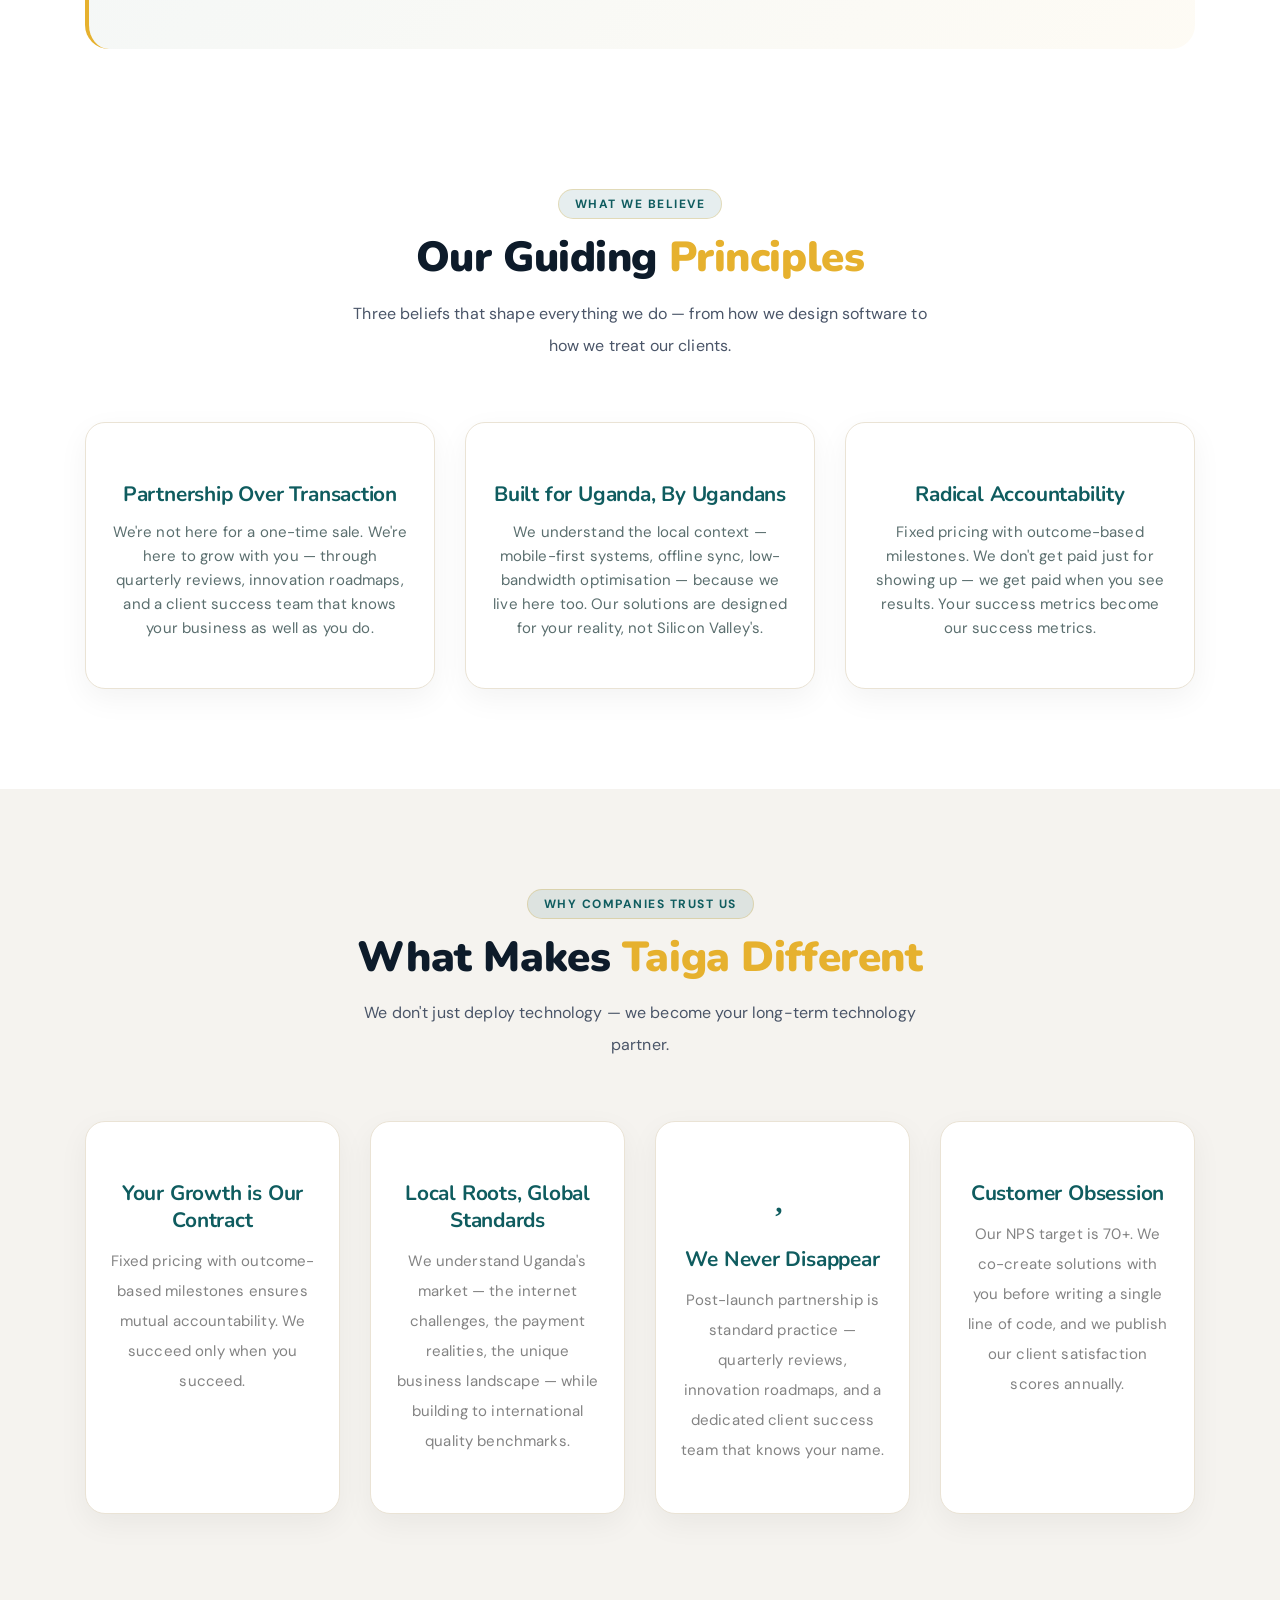
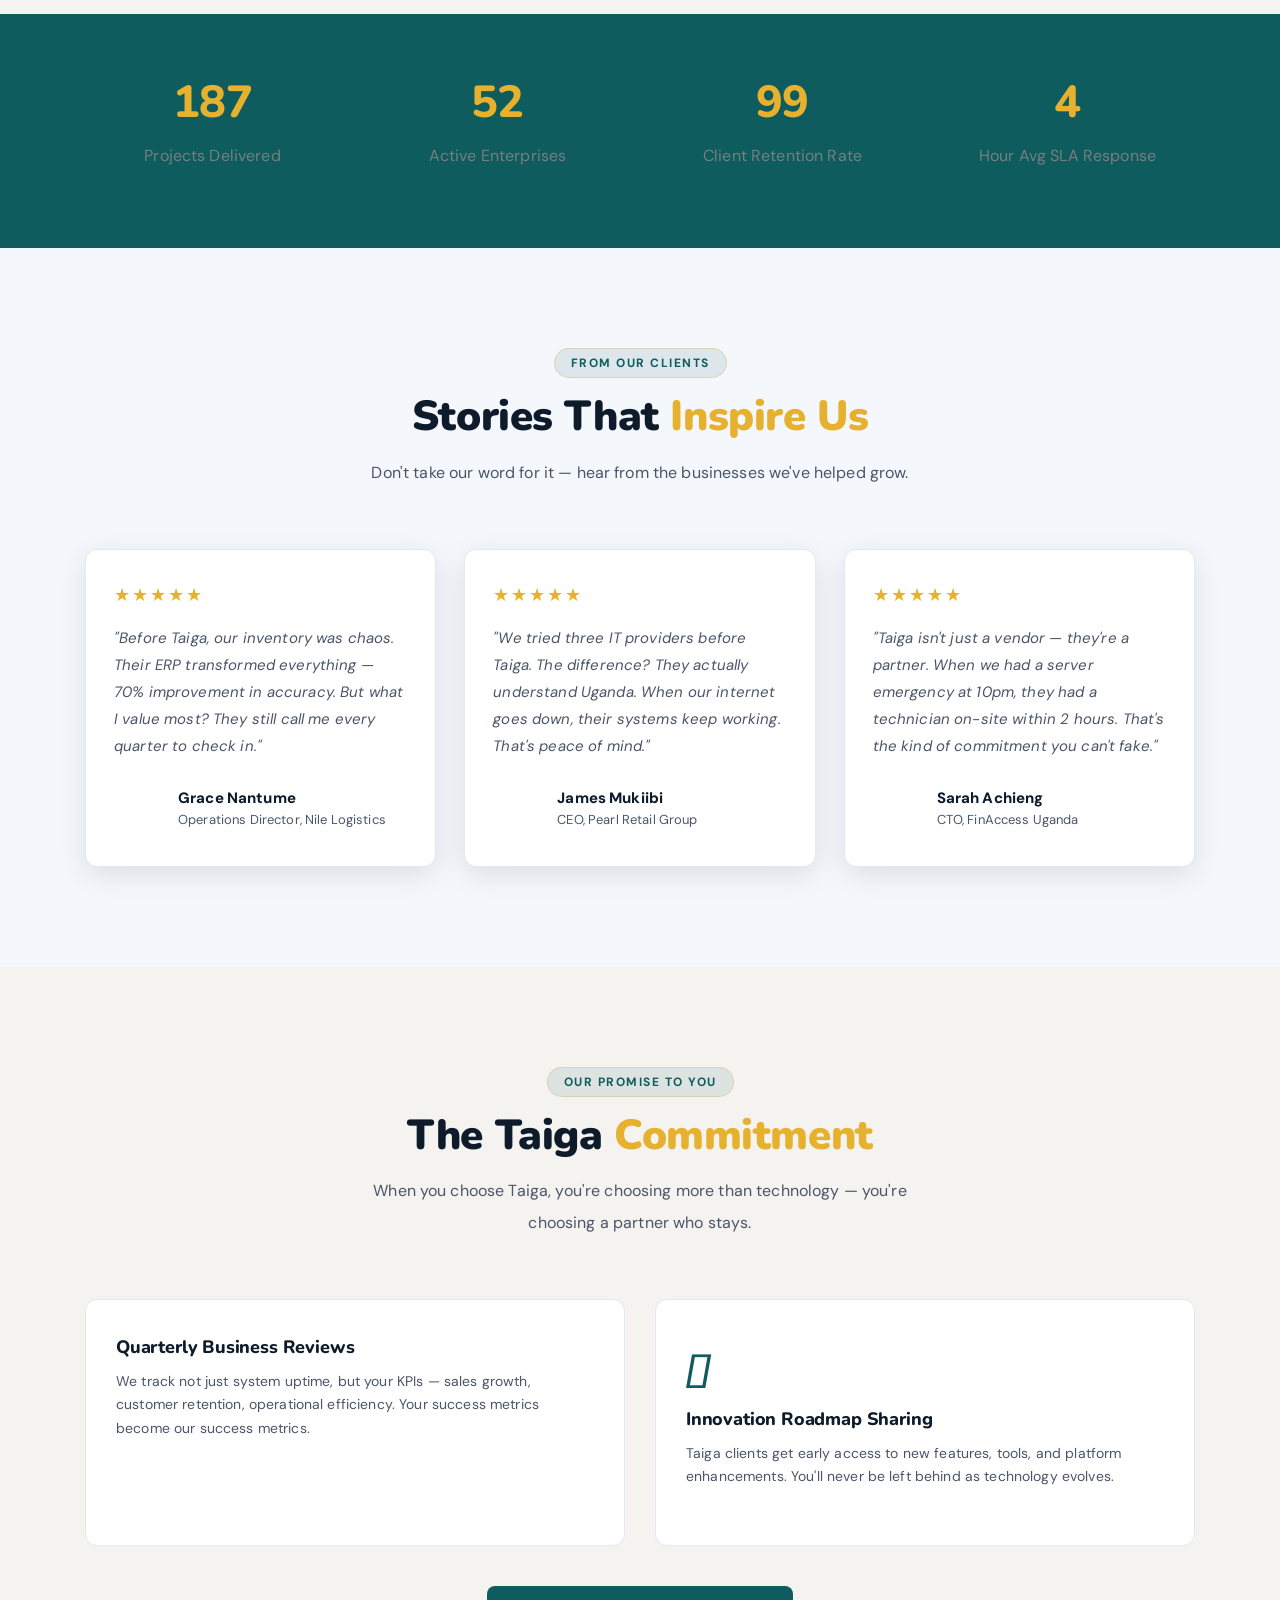
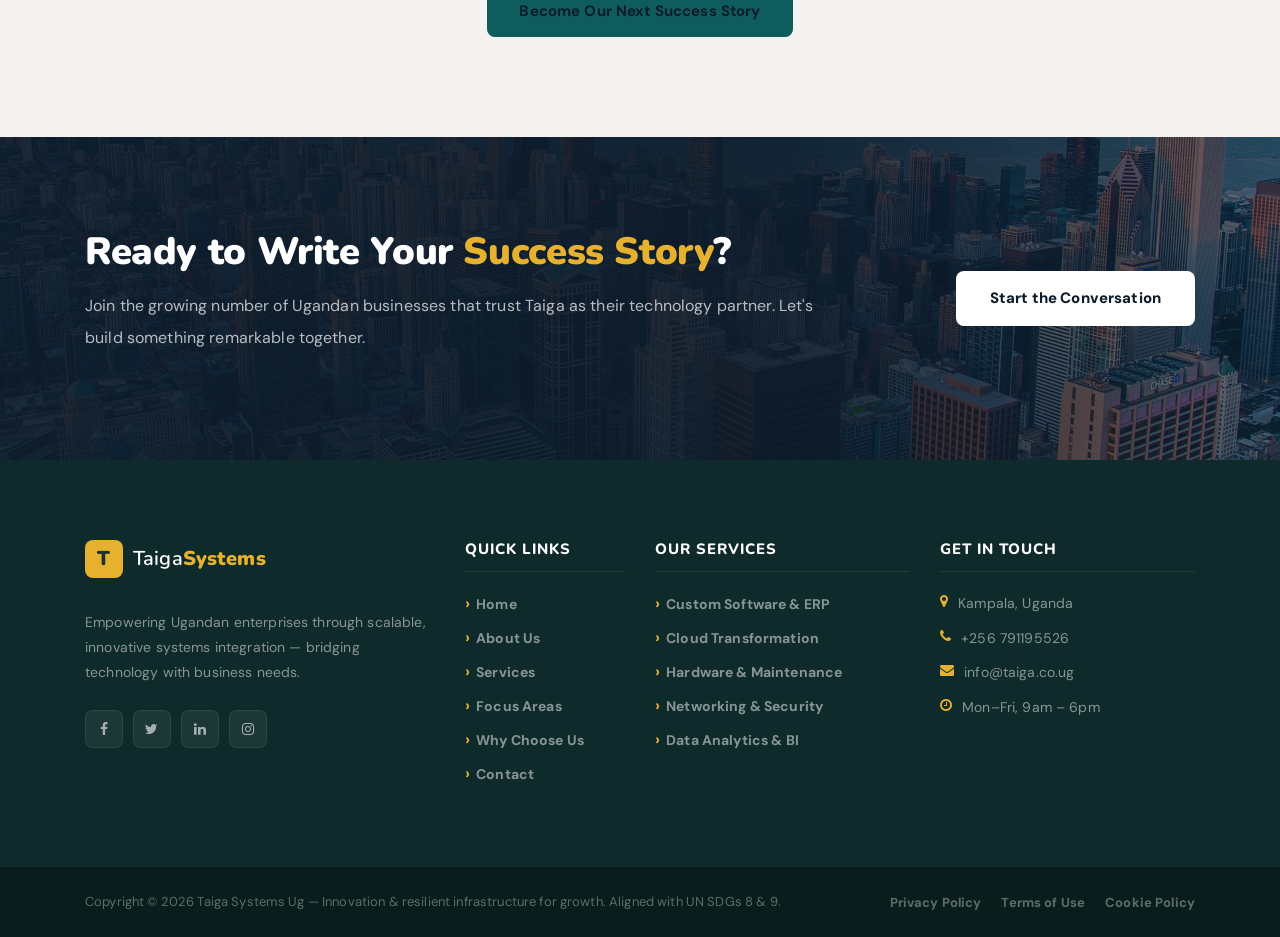
<file: why-us.html>
<!DOCTYPE html>
<html lang="en">
<head>
    <meta charset="UTF-8">
    <meta name="description" content="Why choose Taiga Systems Ug — Our philosophy, values, and commitment to transforming Ugandan businesses through resilient technology.">
    <meta http-equiv="X-UA-Compatible" content="IE=edge">
    <meta name="viewport" content="width=device-width, initial-scale=1, shrink-to-fit=no">
    <title>Why Choose Us — Taiga Systems Ug</title>
    <link rel="icon" href="img/core-img/favicon.ico">
    <link rel="stylesheet" href="style.css">
    <link rel="stylesheet" href="css/custom-override.css">
    <style>
        /* Taiga brand color overrides */
        :root {
            --primary-color: #0F5C5F;
            --secondary-color: #E6B12E;
            --ve-gold: #E6B12E;
        }
        .ve-section-tag, .ve-hero-badge {
            background: rgba(15,92,95,0.1) !important;
            color: var(--primary-color) !important;
        }
        .ve-page-hero-content h1 span, .ve-highlight {
            color: var(--secondary-color) !important;
        }
        .ve-btn-primary {
            background-color: var(--primary-color) !important;
            border-color: var(--primary-color) !important;
        }
        .ve-btn-primary:hover {
            background-color: #0A4648 !important;
        }
        .ve-nav-cta .ve-cta-btn {
            background: var(--secondary-color) !important;
            color: #1E2F2F !important;
        }
        .ve-logo-icon {
            background: var(--primary-color) !important;
        }
        .ve-logo-text strong {
            color: var(--primary-color) !important;
        }
        .ve-service-icon i {
            color: var(--primary-color) !important;
        }
        .ve-card-link {
            color: var(--primary-color) !important;
        }
        .ve-footer {
            background: #0F2A2A !important;
        }
        .ve-footer-logo .ve-logo-icon {
            background: var(--secondary-color) !important;
            color: #1E2F2F !important;
        }
        .ve-footer-logo .ve-logo-text strong {
            color: var(--secondary-color) !important;
        }
        /* Philosophy cards styling */
        .philosophy-grid {
            display: grid;
            grid-template-columns: repeat(auto-fit, minmax(280px, 1fr));
            gap: 30px;
            margin-top: 40px;
        }
        .philosophy-card {
            background: white;
            border-radius: 20px;
            padding: 32px 24px;
            text-align: center;
            box-shadow: 0 10px 30px rgba(0,0,0,0.05);
            transition: all 0.3s ease;
            border: 1px solid #eae3d5;
        }
        .philosophy-card:hover {
            transform: translateY(-8px);
            border-color: var(--secondary-color);
        }
        .philosophy-icon {
            font-size: 48px;
            color: var(--primary-color);
            margin-bottom: 20px;
            display: inline-block;
        }
        .philosophy-card h4 {
            font-size: 1.3rem;
            margin-bottom: 12px;
            color: var(--primary-color);
        }
        .philosophy-card p {
            color: #5a6e6e;
            line-height: 1.6;
        }
        /* Promise cards */
        .promise-grid {
            display: grid;
            grid-template-columns: repeat(auto-fit, minmax(250px, 1fr));
            gap: 30px;
            margin-top: 40px;
        }
        .promise-card {
            background: white;
            border-radius: 20px;
            padding: 32px 24px;
            text-align: center;
            box-shadow: 0 10px 30px rgba(0,0,0,0.05);
            transition: all 0.3s ease;
            border: 1px solid #eae3d5;
        }
        .promise-card:hover {
            transform: translateY(-8px);
            border-color: var(--secondary-color);
        }
        .promise-icon {
            font-size: 48px;
            color: var(--primary-color);
            margin-bottom: 20px;
            display: inline-block;
        }
        .promise-card h4 {
            font-size: 1.3rem;
            margin-bottom: 12px;
            color: var(--primary-color);
        }
        /* Stats banner */
        .stats-banner {
            background: var(--primary-color);
            color: white;
            padding: 60px 0;
            text-align: center;
        }
        .stats-grid {
            display: flex;
            justify-content: space-between;
            flex-wrap: wrap;
            gap: 30px;
        }
        .stat-item {
            flex: 1;
            min-width: 150px;
        }
        .stat-item h3 {
            font-size: 2.8rem;
            font-weight: 800;
            margin-bottom: 8px;
            color: var(--secondary-color);
        }
        .stat-item p {
            font-size: 1rem;
            opacity: 0.9;
        }
        /* Mobile responsive adjustments */
        @media (max-width: 768px) {
            .stats-grid {
                flex-direction: column;
                align-items: center;
            }
            .stat-item {
                width: 100%;
                max-width: 250px;
            }
            .philosophy-grid, .promise-grid {
                grid-template-columns: 1fr;
            }
            .ve-about-text h2 {
                font-size: 1.8rem;
            }
            .ve-page-hero-content h1 {
                font-size: 2rem;
            }
        }
        /* Founder quote styling */
        .founder-quote {
            background: linear-gradient(135deg, rgba(15,92,95,0.05), rgba(230,177,46,0.05));
            border-radius: 24px;
            padding: 40px;
            margin: 40px 0;
            text-align: center;
            border-left: 4px solid var(--secondary-color);
        }
        .founder-quote i {
            font-size: 48px;
            color: var(--secondary-color);
            opacity: 0.5;
            margin-bottom: 20px;
            display: inline-block;
        }
        .founder-quote p {
            font-size: 1.3rem;
            font-style: italic;
            color: #1a2a2a;
            line-height: 1.6;
            max-width: 800px;
            margin: 0 auto;
        }
        .founder-quote h5 {
            margin-top: 20px;
            color: var(--primary-color);
            font-weight: 600;
        }
        @media (max-width: 768px) {
            .founder-quote {
                padding: 24px;
            }
            .founder-quote p {
                font-size: 1rem;
            }
        }
    </style>
</head>
<body>
    <div class="preloader d-flex align-items-center justify-content-center">
        <div class="lds-ellipsis"><div></div><div></div><div></div><div></div></div>
    </div>
    
<!-- ===== NAVBAR (Taiga Systems) ===== -->
    <header class="ve-header" id="ve-sticky">
        <div class="container-fluid ve-nav-wrap">
            <!-- Logo: Taiga Systems -->
            <div class="ve-logo">
                <a href="index.html">
                    <span class="ve-logo-icon">T</span>
                    <span class="ve-logo-text">Taiga<strong>Systems</strong></span>
                </a>
            </div>

            <!-- Nav Links -->
            <nav class="ve-nav">
                <ul>
                    <li><a href="index.html" class="active">Home</a></li>
                    <li><a href="about.html" >About Us</a></li>
                   
                    <li class="has-drop">
                        <a href="services.html">Services <i class="fa fa-angle-down"></i></a>
                        <ul class="ve-dropdown">
                            <li><a href="services.html">Cloud &amp; Digital Transformation</a></li>
                            <li><a href="services.html">POS and ERP &amp; Software</a></li>
                            <li><a href="services.html">Computer Hardware &amp; Networking</a></li>
                            <li><a href="services.html">Website Design</a></li>
                        </ul>
                    </li>
                    <li><a href="focus-areas.html">Focus Areas</a></li>

                    <li class="has-drop">
                        <a href="why-us.html" class="active">Why Choose Us <i class="fa fa-angle-down"></i></a>
                        <ul class="ve-dropdown">
                            <li><a href="#">Customer Centric</a></li>
                            <li><a href="#">Guaranteed Growth</a></li>
                            <li><a href="#">Global Standard</a></li>
                            <li><a href="#">SDG Aligned</a></li>
                        </ul>
                    </li>

                    <li><a href="contact.html">Contact</a></li>
                </ul>
            </nav>

            <!-- CTA -->
            <div class="ve-nav-cta">
                <a href="contact.html" class="ve-cta-btn">Get in Touch <i class="fa fa-arrow-right"></i></a>
            </div>

            <!-- Mobile Toggle -->
            <button class="ve-toggler" id="ve-toggle">
                <span></span><span></span><span></span>
            </button>
        </div>

        <!-- Mobile Menu -->
        <div class="ve-mobile-menu" id="ve-mobile-menu">
            <ul>
                <li><a href="index.html">Home</a></li>
                <li><a href="about.html">About Us</a></li>
                <li><a href="services.html">Services</a></li>
                <li><a href="focus-areas.html">Focus Areas</a></li>
                <li><a href="why-us.html" class="active">Why Choose Us</a></li>
                <li><a href="contact.html">Contact</a></li>
            </ul>
        </div>
    </header>

    <!-- PAGE HERO -->
    <section class="ve-page-hero" style="background-image:url(img/bg-img/13.jpg);">
        <div class="ve-page-hero-overlay"></div>
        <div class="container ve-page-hero-content">
            <span class="ve-section-tag">Why Choose Us</span>
            <h1>A Partner You Can <span>Trust</span></h1>
            <nav aria-label="breadcrumb"><ol class="ve-breadcrumb"><li><a href="index.html">Home</a></li><li class="active">Why Choose Us</li></ol></nav>
        </div>
    </section>

    <!-- OUR PHILOSOPHY - New story section (replaces timeline) -->
    <section class="ve-section">
        <div class="container">
            <div class="row align-items-center">
                <div class="col-12 col-lg-6 wow fadeInLeft" data-wow-delay="100ms">
                    <div class="ve-about-img-stack">
                        <div class="ve-about-img-1 bg-img" style="background-image:url(img/bg-img/14.jpg);"></div>
                        <div class="ve-about-img-2 bg-img" style="background-image:url(img/bg-img/5.jpg);"></div>
                        <div class="ve-about-ribbon"><strong>Our Philosophy</strong><span>Technology with Purpose</span></div>
                    </div>
                </div>
                <div class="col-12 col-lg-6 wow fadeInRight" data-wow-delay="200ms">
                    <div class="ve-about-text">
                        <span class="ve-section-tag">Our Philosophy</span>
                        <h2>Technology That <span>Respects You</span></h2>
                        <p class="ve-lead">We believe technology should work for people — not the other way around. It should be reliable, understandable, and genuinely helpful.</p>
                        <p>Too many businesses in Uganda have been burned by technology that promises the world but delivers frustration. Software that crashes. Hardware that takes weeks to arrive. Partners who vanish when something goes wrong.</p>
                        <p>We started Taiga to be different. Our name comes from the Taiga forest — resilient, interconnected, and built to withstand harsh conditions. That's what we build for you: systems that keep working even when things get hard.</p>
                        <p style="margin-top: 20px;">We don't just sell you products and walk away. We become part of your team, invested in your success, because <strong>your growth is our contract</strong>.</p>
                    </div>
                </div>
            </div>
        </div>
    </section>

    <!-- FOUNDER'S VISION QUOTE -->
    <div class="container">
        <div class="founder-quote wow fadeInUp" data-wow-delay="100ms">
            <i class="fas fa-quote-left"></i>
            <p>"I started Taiga because I was tired of watching Ugandan businesses struggle with technology that wasn't built for them. We deserve systems that understand our reality — the internet that drops, the need for offline access, the value of a partner who answers the phone. That's not a luxury. That's the baseline."</p>
            <h5>— Michael Ochieng, Founder & Managing Director</h5>
        </div>
    </div>

    <!-- CORE PHILOSOPHY PILLARS -->
    <section class="ve-section">
        <div class="container">
            <div class="ve-section-header text-center">
                <span class="ve-section-tag">What We Believe</span>
                <h2>Our Guiding <span>Principles</span></h2>
                <p>Three beliefs that shape everything we do — from how we design software to how we treat our clients.</p>
            </div>
            <div class="philosophy-grid">
                <div class="philosophy-card wow fadeInUp" data-wow-delay="100ms">
                    <div class="philosophy-icon"><i class="fas fa-handshake"></i></div>
                    <h4>Partnership Over Transaction</h4>
                    <p>We're not here for a one-time sale. We're here to grow with you — through quarterly reviews, innovation roadmaps, and a client success team that knows your business as well as you do.</p>
                </div>
                <div class="philosophy-card wow fadeInUp" data-wow-delay="200ms">
                    <div class="philosophy-icon"><i class="fas fa-brain"></i></div>
                    <h4>Built for Uganda, By Ugandans</h4>
                    <p>We understand the local context — mobile-first systems, offline sync, low-bandwidth optimisation — because we live here too. Our solutions are designed for your reality, not Silicon Valley's.</p>
                </div>
                <div class="philosophy-card wow fadeInUp" data-wow-delay="300ms">
                    <div class="philosophy-icon"><i class="fas fa-shield-alt"></i></div>
                    <h4>Radical Accountability</h4>
                    <p>Fixed pricing with outcome-based milestones. We don't get paid just for showing up — we get paid when you see results. Your success metrics become our success metrics.</p>
                </div>
            </div>
        </div>
    </section>

    <!-- WHY COMPANIES TRUST US - Key differentiators -->
    <section class="ve-section" style="background: #F5F3EF;">
        <div class="container">
            <div class="ve-section-header text-center">
                <span class="ve-section-tag">Why Companies Trust Us</span>
                <h2>What Makes <span>Taiga Different</span></h2>
                <p>We don't just deploy technology — we become your long-term technology partner.</p>
            </div>
            <div class="promise-grid">
                <div class="promise-card wow fadeInUp" data-wow-delay="100ms">
                    <div class="promise-icon"><i class="fas fa-handshake"></i></div>
                    <h4>Your Growth is Our Contract</h4>
                    <p>Fixed pricing with outcome-based milestones ensures mutual accountability. We succeed only when you succeed.</p>
                </div>
                <div class="promise-card wow fadeInUp" data-wow-delay="200ms">
                    <div class="promise-icon"><i class="fas fa-map-marker-alt"></i></div>
                    <h4>Local Roots, Global Standards</h4>
                    <p>We understand Uganda's market — the internet challenges, the payment realities, the unique business landscape — while building to international quality benchmarks.</p>
                </div>
                <div class="promise-card wow fadeInUp" data-wow-delay="300ms">
                    <div class="promise-icon"><i class="fas fa-heart"></i></div>
                    <h4>We Never Disappear</h4>
                    <p>Post-launch partnership is standard practice — quarterly reviews, innovation roadmaps, and a dedicated client success team that knows your name.</p>
                </div>
                <div class="promise-card wow fadeInUp" data-wow-delay="400ms">
                    <div class="promise-icon"><i class="fas fa-chart-line"></i></div>
                    <h4>Customer Obsession</h4>
                    <p>Our NPS target is 70+. We co-create solutions with you before writing a single line of code, and we publish our client satisfaction scores annually.</p>
                </div>
            </div>
        </div>
    </section>

    <!-- STATS BANNER - Building credibility -->
    <section class="stats-banner">
        <div class="container">
            <div class="stats-grid">
                <div class="stat-item wow fadeInUp" data-wow-delay="100ms">
                    <h3 class="counter" data-count="187">0</h3>
                    <p>Projects Delivered</p>
                </div>
                <div class="stat-item wow fadeInUp" data-wow-delay="200ms">
                    <h3 class="counter" data-count="52">0</h3>
                    <p>Active Enterprises</p>
                </div>
                <div class="stat-item wow fadeInUp" data-wow-delay="300ms">
                    <h3 class="counter" data-count="99">0</h3>
                    <p>Client Retention Rate</p>
                </div>
                <div class="stat-item wow fadeInUp" data-wow-delay="400ms">
                    <h3 class="counter" data-count="4">0</h3>
                    <p>Hour Avg SLA Response</p>
                </div>
            </div>
        </div>
    </section>

    <!-- CLIENT TESTIMONIALS - Real stories from real customers -->
    <section class="ve-section ve-testimonials-section">
        <div class="container">
            <div class="ve-section-header text-center">
                <span class="ve-section-tag">From Our Clients</span>
                <h2>Stories That <span>Inspire Us</span></h2>
                <p>Don't take our word for it — hear from the businesses we've helped grow.</p>
            </div>
            <div class="ve-testi-grid">
                <div class="ve-testi-card wow fadeInUp" data-wow-delay="100ms">
                    <div class="ve-testi-stars">★★★★★</div>
                    <p>"Before Taiga, our inventory was chaos. Their ERP transformed everything — 70% improvement in accuracy. But what I value most? They still call me every quarter to check in."</p>
                    <div class="ve-testi-author">
                        <div class="ve-testi-avatar bg-img" style="background-image:url('https://randomuser.me/api/portraits/women/68.jpg');"></div>
                        <div><strong>Grace Nantume</strong><span>Operations Director, Nile Logistics</span></div>
                    </div>
                </div>
                <div class="ve-testi-card wow fadeInUp" data-wow-delay="250ms">
                    <div class="ve-testi-stars">★★★★★</div>
                    <p>"We tried three IT providers before Taiga. The difference? They actually understand Uganda. When our internet goes down, their systems keep working. That's peace of mind."</p>
                    <div class="ve-testi-author">
                        <div class="ve-testi-avatar bg-img" style="background-image:url('https://randomuser.me/api/portraits/men/32.jpg');"></div>
                        <div><strong>James Mukiibi</strong><span>CEO, Pearl Retail Group</span></div>
                    </div>
                </div>
                <div class="ve-testi-card wow fadeInUp" data-wow-delay="400ms">
                    <div class="ve-testi-stars">★★★★★</div>
                    <p>"Taiga isn't just a vendor — they're a partner. When we had a server emergency at 10pm, they had a technician on-site within 2 hours. That's the kind of commitment you can't fake."</p>
                    <div class="ve-testi-author">
                        <div class="ve-testi-avatar bg-img" style="background-image:url('https://randomuser.me/api/portraits/women/45.jpg');"></div>
                        <div><strong>Sarah Achieng</strong><span>CTO, FinAccess Uganda</span></div>
                    </div>
                </div>
            </div>
        </div>
    </section>

    <!-- WHAT WE PROMISE - Commitment section -->
    <section class="ve-section" style="background: #F5F3EF;">
        <div class="container">
            <div class="ve-section-header text-center">
                <span class="ve-section-tag">Our Promise to You</span>
                <h2>The Taiga <span>Commitment</span></h2>
                <p>When you choose Taiga, you're choosing more than technology — you're choosing a partner who stays.</p>
            </div>
            <div class="row">
                <div class="col-12 col-md-6 wow fadeInUp" data-wow-delay="100ms">
                    <div class="ve-service-card" style="height: 100%;">
                        <i class="fas fa-chart-simple" style="font-size: 48px; color: var(--primary-color); margin-bottom: 20px;"></i>
                        <h4>Quarterly Business Reviews</h4>
                        <p>We track not just system uptime, but your KPIs — sales growth, customer retention, operational efficiency. Your success metrics become our success metrics.</p>
                    </div>
                </div>
                <div class="col-12 col-md-6 wow fadeInUp" data-wow-delay="200ms">
                    <div class="ve-service-card" style="height: 100%;">
                        <i class="fas fa-road" style="font-size: 48px; color: var(--primary-color); margin-bottom: 20px;"></i>
                        <h4>Innovation Roadmap Sharing</h4>
                        <p>Taiga clients get early access to new features, tools, and platform enhancements. You'll never be left behind as technology evolves.</p>
                    </div>
                </div>
            </div>
            <div class="text-center" style="margin-top: 40px;">
                <a href="contact.html" class="ve-btn-primary">Become Our Next Success Story</a>
            </div>
        </div>
    </section>

    <!-- CTA BANNER -->
    <section class="ve-cta-banner bg-img" style="background-image:url(img/bg-img/6.jpg);">
        <div class="ve-cta-overlay"></div>
        <div class="container ve-cta-content">
            <div class="row align-items-center">
                <div class="col-12 col-lg-8">
                    <h2>Ready to Write Your <span>Success Story</span>?</h2>
                    <p>Join the growing number of Ugandan businesses that trust Taiga as their technology partner. Let's build something remarkable together.</p>
                </div>
                <div class="col-12 col-lg-4 text-lg-right">
                    <a href="contact.html" class="ve-btn-white">Start the Conversation</a>
                </div>
            </div>
        </div>
    </section>

    <!-- FOOTER -->
    <footer class="ve-footer">
        <div class="container">
            <div class="row">
                <div class="col-12 col-sm-6 col-lg-4 mb-50">
                    <div class="ve-footer-brand">
                        <a href="index.html" class="ve-footer-logo"><span class="ve-logo-icon">T</span><span class="ve-logo-text">Taiga<strong>Systems</strong></span></a>
                        <p>Empowering Ugandan enterprises through scalable, innovative systems integration — bridging technology with business needs.</p>
                        <div class="ve-social"><a href="#"><i class="fa fa-facebook"></i></a><a href="#"><i class="fa fa-twitter"></i></a><a href="#"><i class="fa fa-linkedin"></i></a><a href="#"><i class="fa fa-instagram"></i></a></div>
                    </div>
                </div>
                <div class="col-12 col-sm-6 col-lg-2 mb-50">
                    <h5 class="ve-footer-title">Quick Links</h5>
                    <ul class="ve-footer-links">
                        <li><a href="index.html">Home</a></li>
                        <li><a href="about.html">About Us</a></li>
                        <li><a href="services.html">Services</a></li>
                        <li><a href="focus-areas.html">Focus Areas</a></li>
                        <li><a href="why-choose-us.html">Why Choose Us</a></li>
                        <li><a href="contact.html">Contact</a></li>
                    </ul>
                </div>
                <div class="col-12 col-sm-6 col-lg-3 mb-50">
                    <h5 class="ve-footer-title">Our Services</h5>
                    <ul class="ve-footer-links">
                        <li><a href="#">Custom Software & ERP</a></li>
                        <li><a href="#">Cloud Transformation</a></li>
                        <li><a href="#">Hardware & Maintenance</a></li>
                        <li><a href="#">Networking & Security</a></li>
                        <li><a href="#">Data Analytics & BI</a></li>
                    </ul>
                </div>
                <div class="col-12 col-sm-6 col-lg-3 mb-50">
                    <h5 class="ve-footer-title">Get In Touch</h5>
                    <ul class="ve-footer-contact">
                        <li><i class="fa fa-map-marker"></i> Kampala, Uganda</li>
                        <li><i class="fa fa-phone"></i> +256 791195526</li>
                        <li><i class="fa fa-envelope"></i> info@taiga.co.ug</li>
                        <li><i class="fa fa-clock-o"></i> Mon–Fri, 9am – 6pm</li>
                    </ul>
                </div>
            </div>
        </div>
        <div class="ve-footer-bottom"><div class="container"><div class="ve-footer-bottom-inner">
            <p>Copyright &copy; <script>document.write(new Date().getFullYear());</script> Taiga Systems Ug — Innovation & resilient infrastructure for growth. Aligned with UN SDGs 8 & 9.</p>
            <ul><li><a href="#">Privacy Policy</a></li><li><a href="#">Terms of Use</a></li><li><a href="#">Cookie Policy</a></li></ul>
        </div></div></div>
    </footer>

    <script src="js/jquery/jquery-2.2.4.min.js"></script>
    <script src="js/bootstrap/popper.min.js"></script>
    <script src="js/bootstrap/bootstrap.min.js"></script>
    <script src="js/plugins/plugins.js"></script>
    <script src="js/active.js"></script>
    <script src="js/vaultedge.js"></script>
    <script>
        // Mobile menu toggle and counter animation
        window.addEventListener('load', function() {
            const preloader = document.querySelector('.preloader');
            if(preloader) {
                setTimeout(function() {
                    preloader.style.opacity = '0';
                    setTimeout(function() { preloader.style.display = 'none'; }, 400);
                }, 500);
            }
            
            const toggleBtn = document.getElementById('ve-toggle');
            const mobileMenu = document.getElementById('ve-mobile-menu');
            if(toggleBtn && mobileMenu) {
                toggleBtn.addEventListener('click', function() {
                    mobileMenu.classList.toggle('active');
                });
            }
            
            // Counter animation
            const counters = document.querySelectorAll('.counter');
            const statsSection = document.querySelector('.stats-banner');
            if(counters.length && statsSection) {
                const observer = new IntersectionObserver((entries) => {
                    entries.forEach(entry => {
                        if(entry.isIntersecting) {
                            counters.forEach(c => {
                                const target = parseInt(c.getAttribute('data-count'));
                                let current = 0;
                                const update = () => {
                                    current += Math.ceil(target / 30);
                                    if(current < target) {
                                        c.innerText = current;
                                        requestAnimationFrame(update);
                                    } else {
                                        c.innerText = target;
                                    }
                                };
                                update();
                            });
                            observer.disconnect();
                        }
                    });
                }, { threshold: 0.3 });
                observer.observe(statsSection);
            }
        });
    </script>
</body>
</html>
</file>
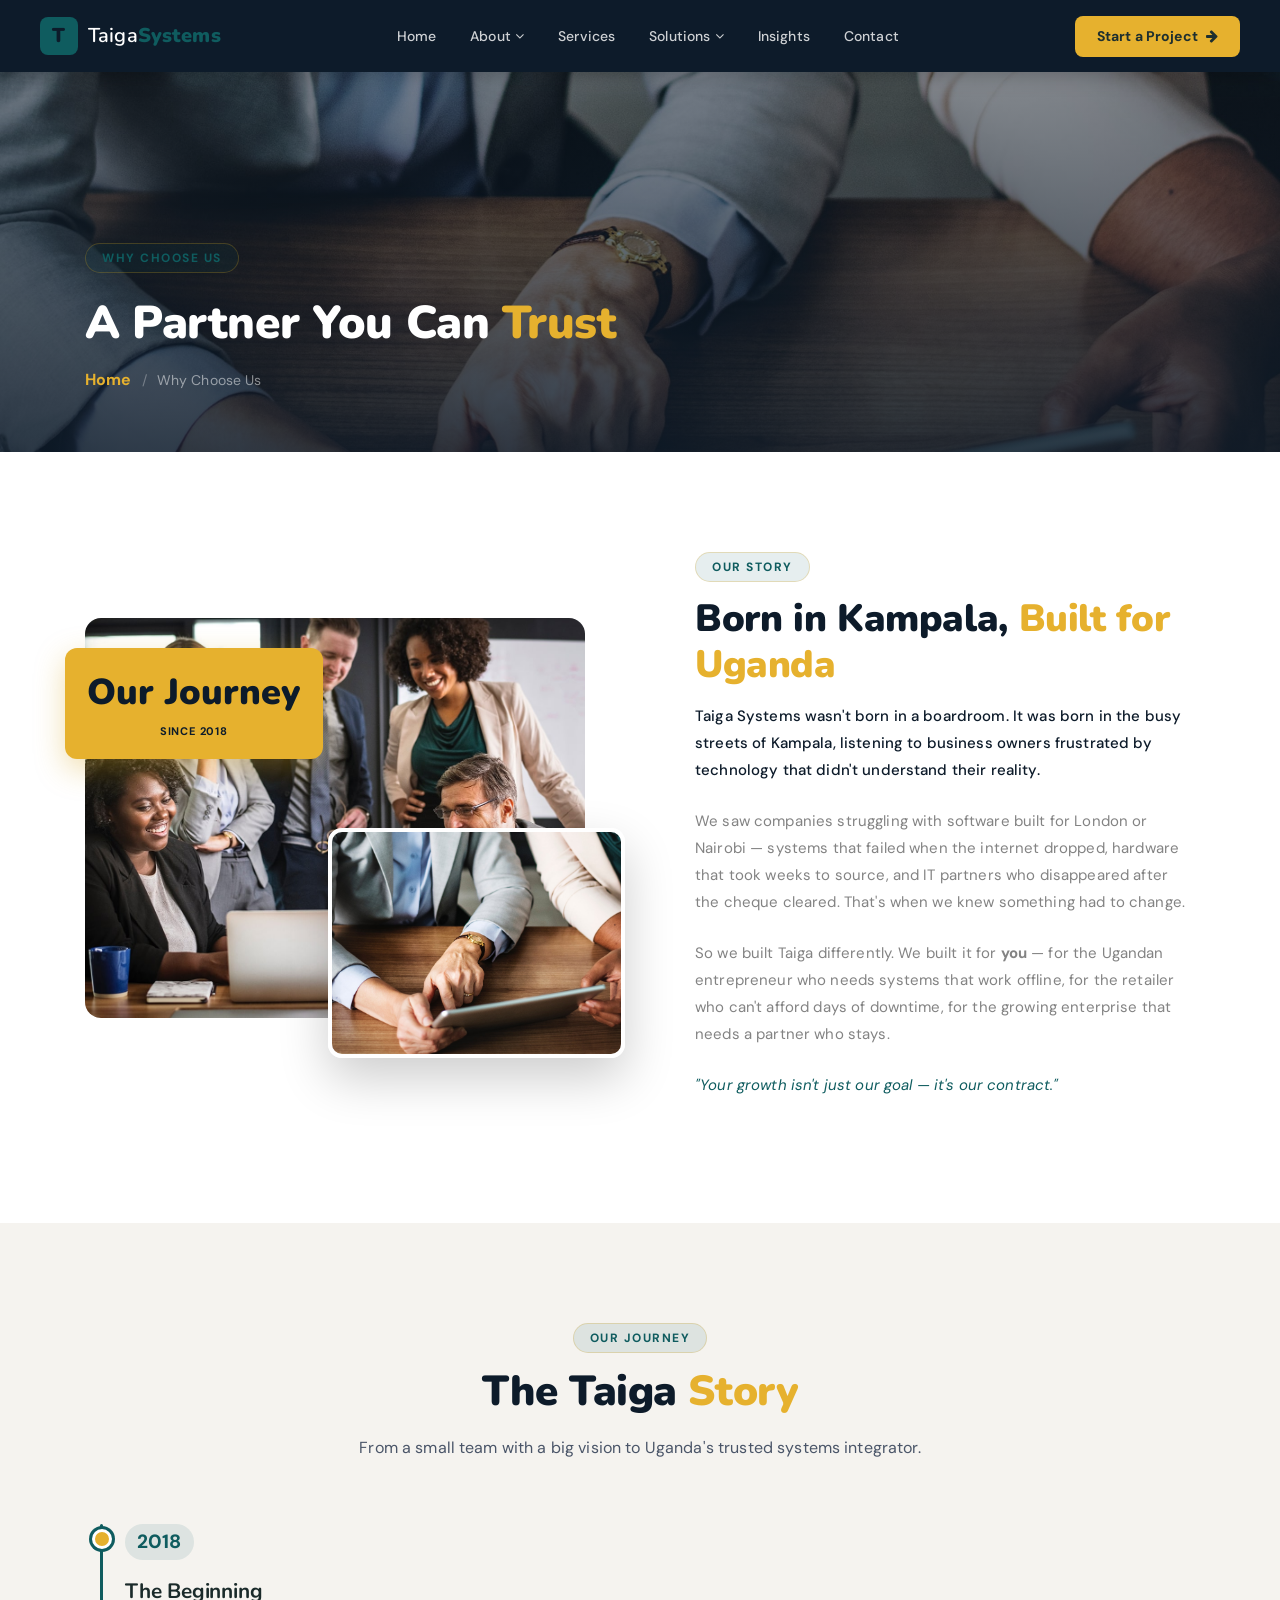
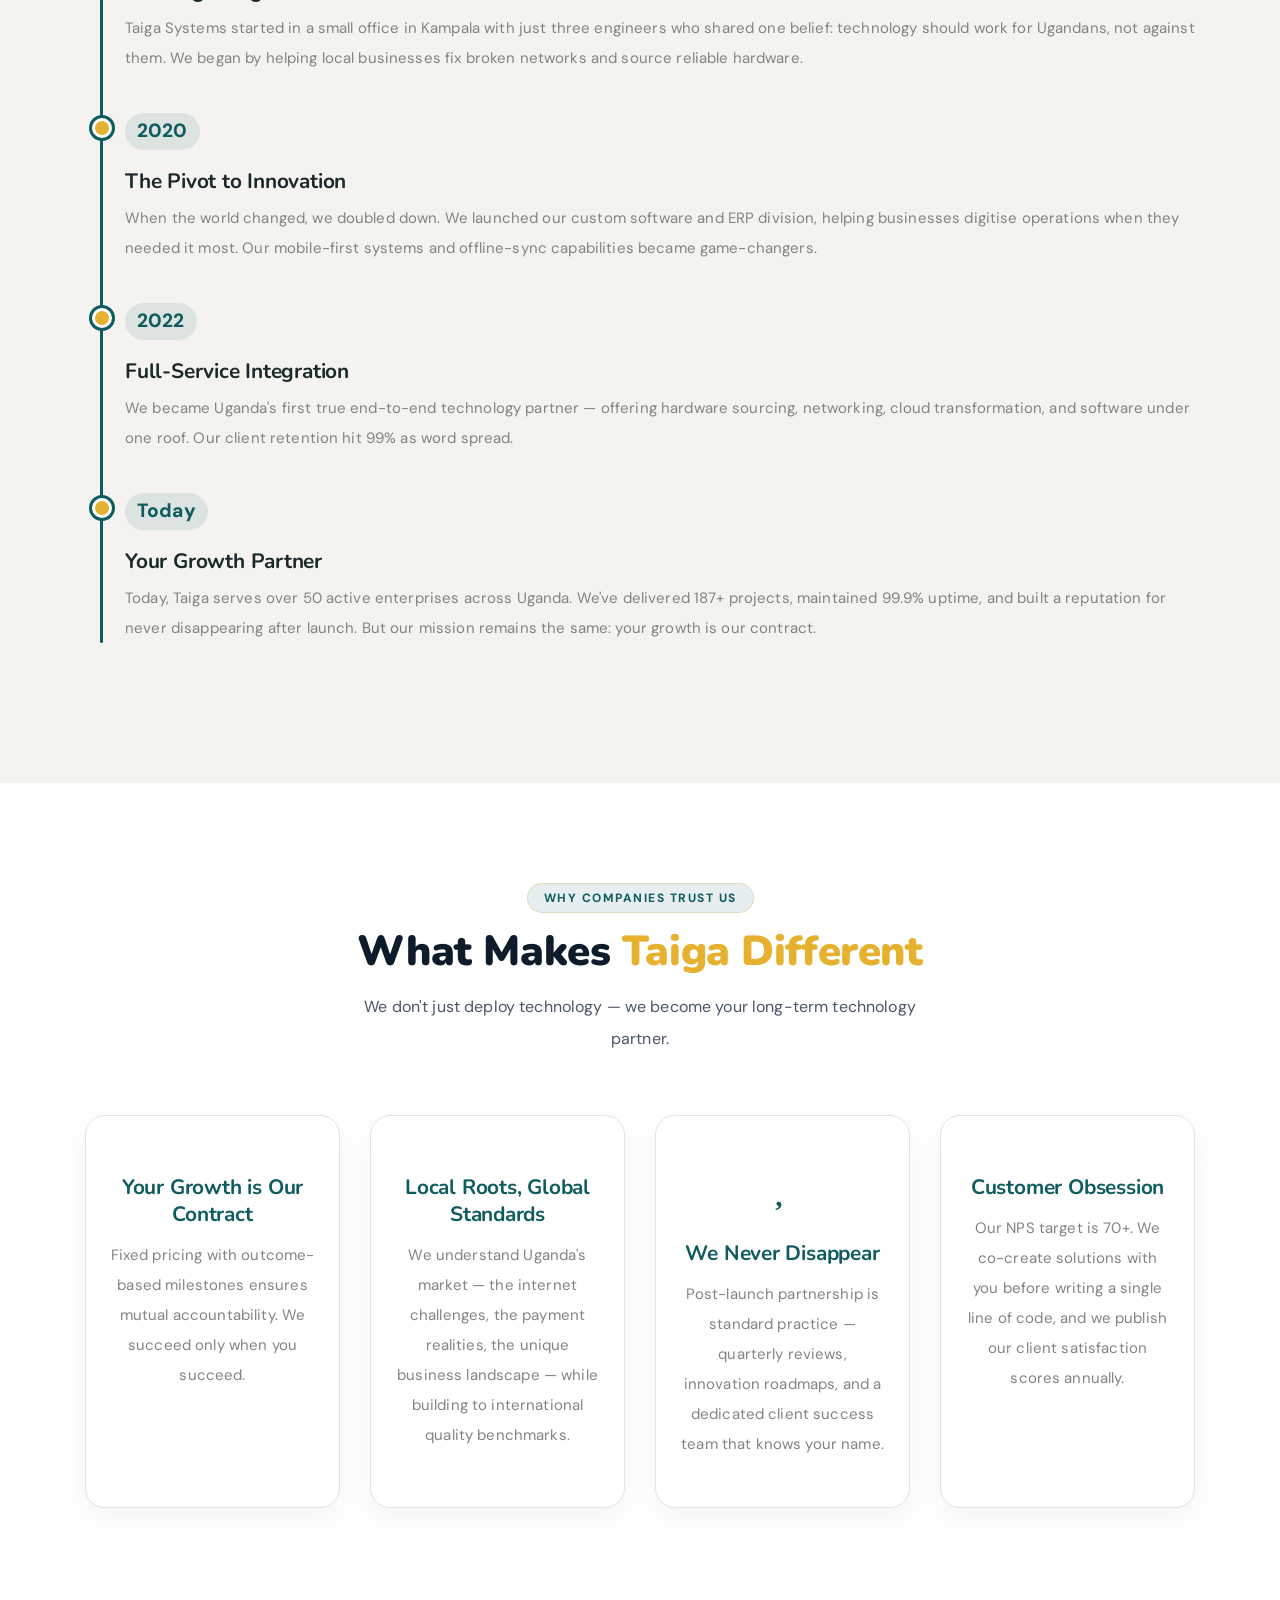
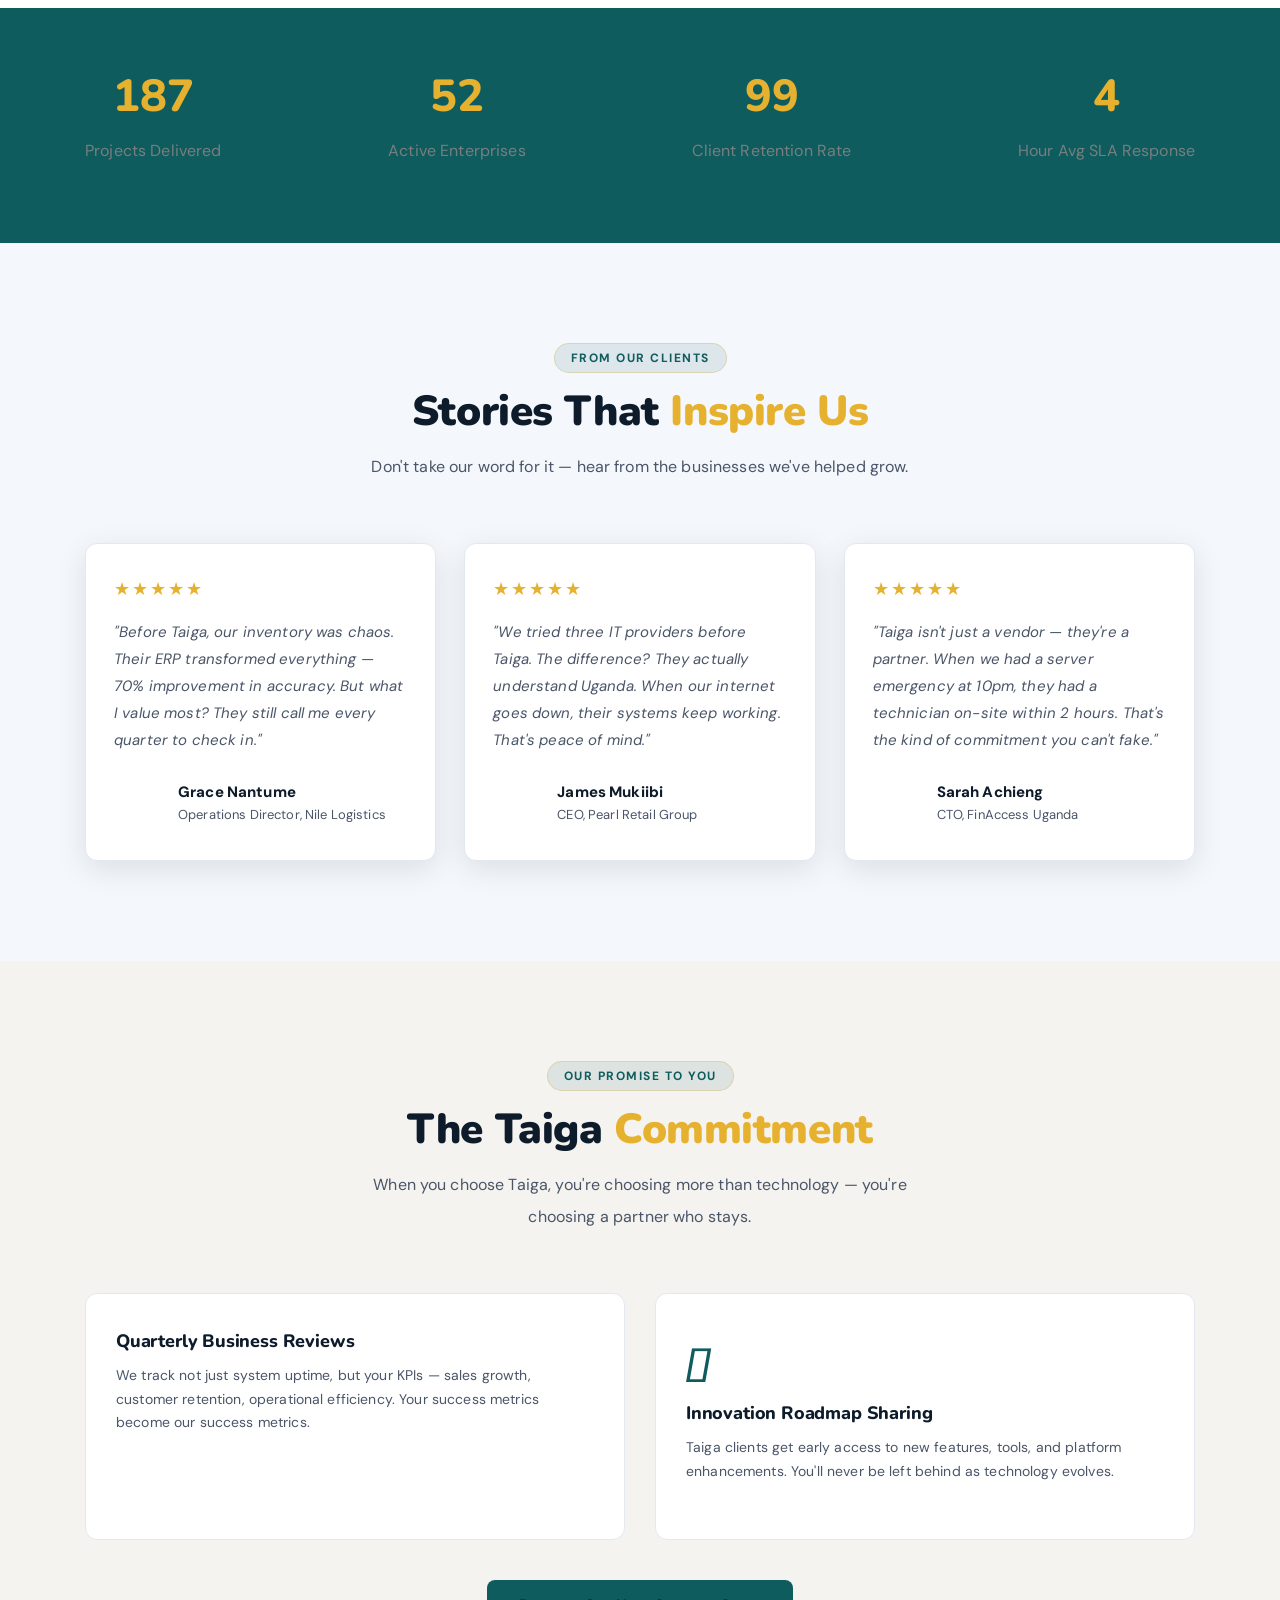
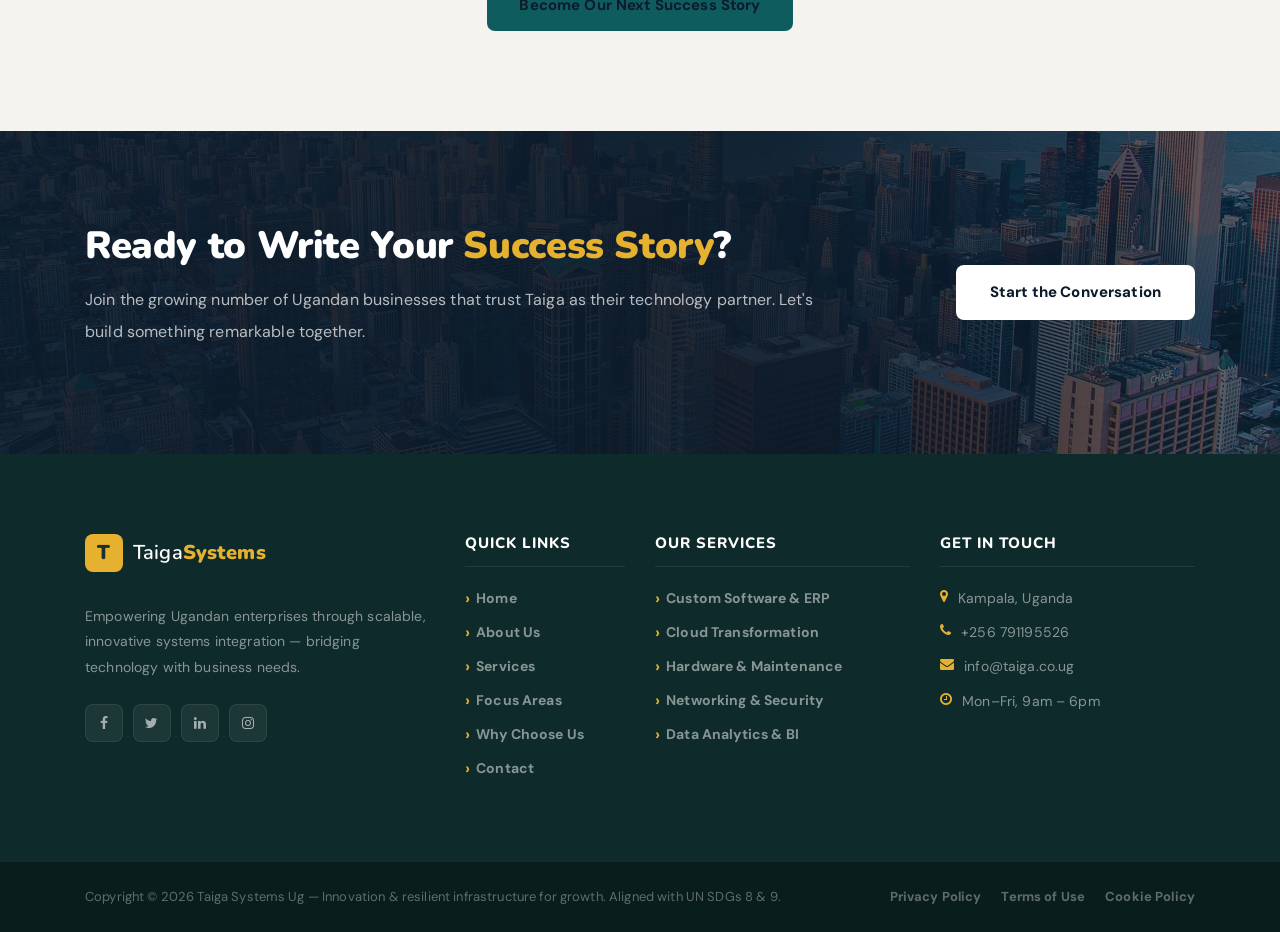
<file: why-us2.html>
<!DOCTYPE html>
<html lang="en">
<head>
    <meta charset="UTF-8">
    <meta name="description" content="Why choose Taiga Systems Ug — Our story, journey, and commitment to transforming Ugandan businesses through resilient technology.">
    <meta http-equiv="X-UA-Compatible" content="IE=edge">
    <meta name="viewport" content="width=device-width, initial-scale=1, shrink-to-fit=no">
    <title>Why Choose Us — Taiga Systems Ug</title>
    <link rel="icon" href="img/core-img/favicon.ico">
    <link rel="stylesheet" href="style.css">
    <link rel="stylesheet" href="css/custom-override.css">
    <style>
        /* Taiga brand color overrides */
        :root {
            --primary-color: #0F5C5F;
            --secondary-color: #E6B12E;
            --ve-gold: #E6B12E;
        }
        .ve-section-tag, .ve-hero-badge {
            background: rgba(15,92,95,0.1) !important;
            color: var(--primary-color) !important;
        }
        .ve-page-hero-content h1 span, .ve-highlight {
            color: var(--secondary-color) !important;
        }
        .ve-btn-primary {
            background-color: var(--primary-color) !important;
            border-color: var(--primary-color) !important;
        }
        .ve-btn-primary:hover {
            background-color: #0A4648 !important;
        }
        .ve-nav-cta .ve-cta-btn {
            background: var(--secondary-color) !important;
            color: #1E2F2F !important;
        }
        .ve-logo-icon {
            background: var(--primary-color) !important;
        }
        .ve-logo-text strong {
            color: var(--primary-color) !important;
        }
        .ve-service-icon i {
            color: var(--primary-color) !important;
        }
        .ve-card-link {
            color: var(--primary-color) !important;
        }
        .ve-footer {
            background: #0F2A2A !important;
        }
        .ve-footer-logo .ve-logo-icon {
            background: var(--secondary-color) !important;
            color: #1E2F2F !important;
        }
        .ve-footer-logo .ve-logo-text strong {
            color: var(--secondary-color) !important;
        }
        /* Story timeline styling */
        .story-timeline {
            position: relative;
            padding-left: 40px;
            margin: 40px 0;
        }
        .story-timeline:before {
            content: '';
            position: absolute;
            left: 15px;
            top: 0;
            bottom: 0;
            width: 3px;
            background: var(--primary-color);
            border-radius: 3px;
        }
        .timeline-item {
            position: relative;
            margin-bottom: 40px;
        }
        .timeline-dot {
            position: absolute;
            left: -33px;
            top: 5px;
            width: 20px;
            height: 20px;
            background: var(--secondary-color);
            border-radius: 50%;
            border: 3px solid white;
            box-shadow: 0 0 0 3px var(--primary-color);
        }
        .timeline-year {
            font-weight: 800;
            font-size: 1.2rem;
            color: var(--primary-color);
            margin-bottom: 8px;
            display: inline-block;
            background: rgba(15,92,95,0.1);
            padding: 4px 12px;
            border-radius: 30px;
        }
        .timeline-title {
            font-size: 1.3rem;
            font-weight: 700;
            margin: 10px 0 8px;
            color: #1a2a2a;
        }
        /* Promise cards */
        .promise-grid {
            display: grid;
            grid-template-columns: repeat(auto-fit, minmax(250px, 1fr));
            gap: 30px;
            margin-top: 40px;
        }
        .promise-card {
            background: white;
            border-radius: 20px;
            padding: 32px 24px;
            text-align: center;
            box-shadow: 0 10px 30px rgba(0,0,0,0.05);
            transition: all 0.3s ease;
            border: 1px solid #eae3d5;
        }
        .promise-card:hover {
            transform: translateY(-8px);
            border-color: var(--secondary-color);
        }
        .promise-icon {
            font-size: 48px;
            color: var(--primary-color);
            margin-bottom: 20px;
            display: inline-block;
        }
        .promise-card h4 {
            font-size: 1.3rem;
            margin-bottom: 12px;
            color: var(--primary-color);
        }
        /* Stats banner */
        .stats-banner {
            background: var(--primary-color);
            color: white;
            padding: 60px 0;
            text-align: center;
        }
        .stats-grid {
            display: flex;
            justify-content: space-between;
            flex-wrap: wrap;
            gap: 30px;
        }
        .stat-item h3 {
            font-size: 2.8rem;
            font-weight: 800;
            margin-bottom: 8px;
            color: var(--secondary-color);
        }
        .stat-item p {
            font-size: 1rem;
            opacity: 0.9;
        }
    </style>
</head>
<body>
    <div class="preloader d-flex align-items-center justify-content-center">
        <div class="lds-ellipsis"><div></div><div></div><div></div><div></div></div>
    </div>
    
    <header class="ve-header" id="ve-sticky">
        <div class="container-fluid ve-nav-wrap">
            <div class="ve-logo"><a href="index.html"><span class="ve-logo-icon">T</span><span class="ve-logo-text">Taiga<strong>Systems</strong></span></a></div>
            <nav class="ve-nav">
                <ul>
                    <li><a href="index.html">Home</a></li>
                    <li class="has-drop"><a href="about.html">About <i class="fa fa-angle-down"></i></a>
                        <ul class="ve-dropdown">
                            <li><a href="about.html">Company Profile</a></li>
                            <li><a href="services.html">Our Services</a></li>
                            <li><a href="focus-areas.html">Focus Areas</a></li>
                            <li><a href="why-choose-us.html" class="active">Why Choose Us</a></li>
                        </ul>
                    </li>
                    <li><a href="services.html">Services</a></li>
                    <li class="has-drop"><a href="#">Solutions <i class="fa fa-angle-down"></i></a>
                        <ul class="ve-dropdown">
                            <li><a href="#">Custom Software & ERP</a></li>
                            <li><a href="#">Cloud Transformation</a></li>
                            <li><a href="#">Hardware Sourcing</a></li>
                            <li><a href="#">Networking & Security</a></li>
                        </ul>
                    </li>
                    <li><a href="post.html">Insights</a></li>
                    <li><a href="contact.html">Contact</a></li>
                </ul>
            </nav>
            <div class="ve-nav-cta"><a href="contact.html" class="ve-cta-btn">Start a Project <i class="fa fa-arrow-right"></i></a></div>
            <button class="ve-toggler" id="ve-toggle"><span></span><span></span><span></span></button>
        </div>
        <div class="ve-mobile-menu" id="ve-mobile-menu">
            <ul>
                <li><a href="index.html">Home</a></li>
                <li><a href="about.html">About</a></li>
                <li><a href="services.html">Services</a></li>
                <li><a href="#">Solutions</a></li>
                <li><a href="post.html">Insights</a></li>
                <li><a href="contact.html">Contact</a></li>
            </ul>
        </div>
    </header>

    <!-- PAGE HERO -->
    <section class="ve-page-hero" style="background-image:url(img/bg-img/13.jpg);">
        <div class="ve-page-hero-overlay"></div>
        <div class="container ve-page-hero-content">
            <span class="ve-section-tag">Why Choose Us</span>
            <h1>A Partner You Can <span>Trust</span></h1>
            <nav aria-label="breadcrumb"><ol class="ve-breadcrumb"><li><a href="index.html">Home</a></li><li class="active">Why Choose Us</li></ol></nav>
        </div>
    </section>

    <!-- OUR STORY - Narrative section to build emotional connection -->
    <section class="ve-section">
        <div class="container">
            <div class="row align-items-center">
                <div class="col-12 col-lg-6 wow fadeInLeft" data-wow-delay="100ms">
                    <div class="ve-about-img-stack">
                        <div class="ve-about-img-1 bg-img" style="background-image:url(img/bg-img/14.jpg);"></div>
                        <div class="ve-about-img-2 bg-img" style="background-image:url(img/bg-img/5.jpg);"></div>
                        <div class="ve-about-ribbon"><strong>Our Journey</strong><span>Since 2018</span></div>
                    </div>
                </div>
                <div class="col-12 col-lg-6 wow fadeInRight" data-wow-delay="200ms">
                    <div class="ve-about-text">
                        <span class="ve-section-tag">Our Story</span>
                        <h2>Born in Kampala, <span>Built for Uganda</span></h2>
                        <p class="ve-lead">Taiga Systems wasn't born in a boardroom. It was born in the busy streets of Kampala, listening to business owners frustrated by technology that didn't understand their reality.</p>
                        <p>We saw companies struggling with software built for London or Nairobi — systems that failed when the internet dropped, hardware that took weeks to source, and IT partners who disappeared after the cheque cleared. That's when we knew something had to change.</p>
                        <p>So we built Taiga differently. We built it for <strong>you</strong> — for the Ugandan entrepreneur who needs systems that work offline, for the retailer who can't afford days of downtime, for the growing enterprise that needs a partner who stays.</p>
                        <p style="margin-top: 20px; font-style: italic; color: var(--primary-color);">"Your growth isn't just our goal — it's our contract."</p>
                    </div>
                </div>
            </div>
        </div>
    </section>

    <!-- OUR JOURNEY TIMELINE -->
    <section class="ve-section" style="background: #F5F3EF;">
        <div class="container">
            <div class="ve-section-header text-center">
                <span class="ve-section-tag">Our Journey</span>
                <h2>The Taiga <span>Story</span></h2>
                <p>From a small team with a big vision to Uganda's trusted systems integrator.</p>
            </div>
            <div class="story-timeline">
                <div class="timeline-item wow fadeInUp" data-wow-delay="100ms">
                    <div class="timeline-dot"></div>
                    <span class="timeline-year">2018</span>
                    <h4 class="timeline-title">The Beginning</h4>
                    <p>Taiga Systems started in a small office in Kampala with just three engineers who shared one belief: technology should work for Ugandans, not against them. We began by helping local businesses fix broken networks and source reliable hardware.</p>
                </div>
                <div class="timeline-item wow fadeInUp" data-wow-delay="200ms">
                    <div class="timeline-dot"></div>
                    <span class="timeline-year">2020</span>
                    <h4 class="timeline-title">The Pivot to Innovation</h4>
                    <p>When the world changed, we doubled down. We launched our custom software and ERP division, helping businesses digitise operations when they needed it most. Our mobile-first systems and offline-sync capabilities became game-changers.</p>
                </div>
                <div class="timeline-item wow fadeInUp" data-wow-delay="300ms">
                    <div class="timeline-dot"></div>
                    <span class="timeline-year">2022</span>
                    <h4 class="timeline-title">Full-Service Integration</h4>
                    <p>We became Uganda's first true end-to-end technology partner — offering hardware sourcing, networking, cloud transformation, and software under one roof. Our client retention hit 99% as word spread.</p>
                </div>
                <div class="timeline-item wow fadeInUp" data-wow-delay="400ms">
                    <div class="timeline-dot"></div>
                    <span class="timeline-year">Today</span>
                    <h4 class="timeline-title">Your Growth Partner</h4>
                    <p>Today, Taiga serves over 50 active enterprises across Uganda. We've delivered 187+ projects, maintained 99.9% uptime, and built a reputation for never disappearing after launch. But our mission remains the same: your growth is our contract.</p>
                </div>
            </div>
        </div>
    </section>

    <!-- WHY COMPANIES TRUST US - Key differentiators -->
    <section class="ve-section">
        <div class="container">
            <div class="ve-section-header text-center">
                <span class="ve-section-tag">Why Companies Trust Us</span>
                <h2>What Makes <span>Taiga Different</span></h2>
                <p>We don't just deploy technology — we become your long-term technology partner.</p>
            </div>
            <div class="promise-grid">
                <div class="promise-card wow fadeInUp" data-wow-delay="100ms">
                    <div class="promise-icon"><i class="fas fa-handshake"></i></div>
                    <h4>Your Growth is Our Contract</h4>
                    <p>Fixed pricing with outcome-based milestones ensures mutual accountability. We succeed only when you succeed.</p>
                </div>
                <div class="promise-card wow fadeInUp" data-wow-delay="200ms">
                    <div class="promise-icon"><i class="fas fa-map-marker-alt"></i></div>
                    <h4>Local Roots, Global Standards</h4>
                    <p>We understand Uganda's market — the internet challenges, the payment realities, the unique business landscape — while building to international quality benchmarks.</p>
                </div>
                <div class="promise-card wow fadeInUp" data-wow-delay="300ms">
                    <div class="promise-icon"><i class="fas fa-heart"></i></div>
                    <h4>We Never Disappear</h4>
                    <p>Post-launch partnership is standard practice — quarterly reviews, innovation roadmaps, and a dedicated client success team that knows your name.</p>
                </div>
                <div class="promise-card wow fadeInUp" data-wow-delay="400ms">
                    <div class="promise-icon"><i class="fas fa-chart-line"></i></div>
                    <h4>Customer Obsession</h4>
                    <p>Our NPS target is 70+. We co-create solutions with you before writing a single line of code, and we publish our client satisfaction scores annually.</p>
                </div>
            </div>
        </div>
    </section>

    <!-- STATS BANNER - Building credibility -->
    <section class="stats-banner">
        <div class="container">
            <div class="stats-grid">
                <div class="stat-item wow fadeInUp" data-wow-delay="100ms">
                    <h3 class="counter" data-count="187">0</h3>
                    <p>Projects Delivered</p>
                </div>
                <div class="stat-item wow fadeInUp" data-wow-delay="200ms">
                    <h3 class="counter" data-count="52">0</h3>
                    <p>Active Enterprises</p>
                </div>
                <div class="stat-item wow fadeInUp" data-wow-delay="300ms">
                    <h3 class="counter" data-count="99">0</h3>
                    <p>Client Retention Rate</p>
                </div>
                <div class="stat-item wow fadeInUp" data-wow-delay="400ms">
                    <h3 class="counter" data-count="4">0</h3>
                    <p>Hour Avg SLA Response</p>
                </div>
            </div>
        </div>
    </section>

    <!-- CLIENT TESTIMONIALS - Real stories from real customers -->
    <section class="ve-section ve-testimonials-section">
        <div class="container">
            <div class="ve-section-header text-center">
                <span class="ve-section-tag">From Our Clients</span>
                <h2>Stories That <span>Inspire Us</span></h2>
                <p>Don't take our word for it — hear from the businesses we've helped grow.</p>
            </div>
            <div class="ve-testi-grid">
                <div class="ve-testi-card wow fadeInUp" data-wow-delay="100ms">
                    <div class="ve-testi-stars">★★★★★</div>
                    <p>"Before Taiga, our inventory was chaos. Their ERP transformed everything — 70% improvement in accuracy. But what I value most? They still call me every quarter to check in."</p>
                    <div class="ve-testi-author">
                        <div class="ve-testi-avatar bg-img" style="background-image:url('https://randomuser.me/api/portraits/women/68.jpg');"></div>
                        <div><strong>Grace Nantume</strong><span>Operations Director, Nile Logistics</span></div>
                    </div>
                </div>
                <div class="ve-testi-card wow fadeInUp" data-wow-delay="250ms">
                    <div class="ve-testi-stars">★★★★★</div>
                    <p>"We tried three IT providers before Taiga. The difference? They actually understand Uganda. When our internet goes down, their systems keep working. That's peace of mind."</p>
                    <div class="ve-testi-author">
                        <div class="ve-testi-avatar bg-img" style="background-image:url('https://randomuser.me/api/portraits/men/32.jpg');"></div>
                        <div><strong>James Mukiibi</strong><span>CEO, Pearl Retail Group</span></div>
                    </div>
                </div>
                <div class="ve-testi-card wow fadeInUp" data-wow-delay="400ms">
                    <div class="ve-testi-stars">★★★★★</div>
                    <p>"Taiga isn't just a vendor — they're a partner. When we had a server emergency at 10pm, they had a technician on-site within 2 hours. That's the kind of commitment you can't fake."</p>
                    <div class="ve-testi-author">
                        <div class="ve-testi-avatar bg-img" style="background-image:url('https://randomuser.me/api/portraits/women/45.jpg');"></div>
                        <div><strong>Sarah Achieng</strong><span>CTO, FinAccess Uganda</span></div>
                    </div>
                </div>
            </div>
        </div>
    </section>

    <!-- WHAT WE PROMISE - Commitment section -->
    <section class="ve-section" style="background: #F5F3EF;">
        <div class="container">
            <div class="ve-section-header text-center">
                <span class="ve-section-tag">Our Promise to You</span>
                <h2>The Taiga <span>Commitment</span></h2>
                <p>When you choose Taiga, you're choosing more than technology — you're choosing a partner who stays.</p>
            </div>
            <div class="row">
                <div class="col-12 col-md-6 wow fadeInUp" data-wow-delay="100ms">
                    <div class="ve-service-card" style="height: 100%;">
                        <i class="fas fa-chart-simple" style="font-size: 48px; color: var(--primary-color); margin-bottom: 20px;"></i>
                        <h4>Quarterly Business Reviews</h4>
                        <p>We track not just system uptime, but your KPIs — sales growth, customer retention, operational efficiency. Your success metrics become our success metrics.</p>
                    </div>
                </div>
                <div class="col-12 col-md-6 wow fadeInUp" data-wow-delay="200ms">
                    <div class="ve-service-card" style="height: 100%;">
                        <i class="fas fa-road" style="font-size: 48px; color: var(--primary-color); margin-bottom: 20px;"></i>
                        <h4>Innovation Roadmap Sharing</h4>
                        <p>Taiga clients get early access to new features, tools, and platform enhancements. You'll never be left behind as technology evolves.</p>
                    </div>
                </div>
            </div>
            <div class="text-center" style="margin-top: 40px;">
                <a href="contact.html" class="ve-btn-primary">Become Our Next Success Story</a>
            </div>
        </div>
    </section>

    <!-- CTA BANNER -->
    <section class="ve-cta-banner bg-img" style="background-image:url(img/bg-img/6.jpg);">
        <div class="ve-cta-overlay"></div>
        <div class="container ve-cta-content">
            <div class="row align-items-center">
                <div class="col-12 col-lg-8">
                    <h2>Ready to Write Your <span>Success Story</span>?</h2>
                    <p>Join the growing number of Ugandan businesses that trust Taiga as their technology partner. Let's build something remarkable together.</p>
                </div>
                <div class="col-12 col-lg-4 text-lg-right">
                    <a href="contact.html" class="ve-btn-white">Start the Conversation</a>
                </div>
            </div>
        </div>
    </section>

    <!-- FOOTER -->
    <footer class="ve-footer">
        <div class="container">
            <div class="row">
                <div class="col-12 col-sm-6 col-lg-4 mb-50">
                    <div class="ve-footer-brand">
                        <a href="index.html" class="ve-footer-logo"><span class="ve-logo-icon">T</span><span class="ve-logo-text">Taiga<strong>Systems</strong></span></a>
                        <p>Empowering Ugandan enterprises through scalable, innovative systems integration — bridging technology with business needs.</p>
                        <div class="ve-social"><a href="#"><i class="fa fa-facebook"></i></a><a href="#"><i class="fa fa-twitter"></i></a><a href="#"><i class="fa fa-linkedin"></i></a><a href="#"><i class="fa fa-instagram"></i></a></div>
                    </div>
                </div>
                <div class="col-12 col-sm-6 col-lg-2 mb-50">
                    <h5 class="ve-footer-title">Quick Links</h5>
                    <ul class="ve-footer-links">
                        <li><a href="index.html">Home</a></li>
                        <li><a href="about.html">About Us</a></li>
                        <li><a href="services.html">Services</a></li>
                        <li><a href="focus-areas.html">Focus Areas</a></li>
                        <li><a href="why-choose-us.html">Why Choose Us</a></li>
                        <li><a href="contact.html">Contact</a></li>
                    </ul>
                </div>
                <div class="col-12 col-sm-6 col-lg-3 mb-50">
                    <h5 class="ve-footer-title">Our Services</h5>
                    <ul class="ve-footer-links">
                        <li><a href="#">Custom Software & ERP</a></li>
                        <li><a href="#">Cloud Transformation</a></li>
                        <li><a href="#">Hardware & Maintenance</a></li>
                        <li><a href="#">Networking & Security</a></li>
                        <li><a href="#">Data Analytics & BI</a></li>
                    </ul>
                </div>
                <div class="col-12 col-sm-6 col-lg-3 mb-50">
                    <h5 class="ve-footer-title">Get In Touch</h5>
                    <ul class="ve-footer-contact">
                        <li><i class="fa fa-map-marker"></i> Kampala, Uganda</li>
                        <li><i class="fa fa-phone"></i> +256 791195526</li>
                        <li><i class="fa fa-envelope"></i> info@taiga.co.ug</li>
                        <li><i class="fa fa-clock-o"></i> Mon–Fri, 9am – 6pm</li>
                    </ul>
                </div>
            </div>
        </div>
        <div class="ve-footer-bottom"><div class="container"><div class="ve-footer-bottom-inner">
            <p>Copyright &copy; <script>document.write(new Date().getFullYear());</script> Taiga Systems Ug — Innovation & resilient infrastructure for growth. Aligned with UN SDGs 8 & 9.</p>
            <ul><li><a href="#">Privacy Policy</a></li><li><a href="#">Terms of Use</a></li><li><a href="#">Cookie Policy</a></li></ul>
        </div></div></div>
    </footer>

    <script src="js/jquery/jquery-2.2.4.min.js"></script>
    <script src="js/bootstrap/popper.min.js"></script>
    <script src="js/bootstrap/bootstrap.min.js"></script>
    <script src="js/plugins/plugins.js"></script>
    <script src="js/active.js"></script>
    <script src="js/vaultedge.js"></script>
    <script>
        // Counter animation
        window.addEventListener('load', function() {
            const preloader = document.querySelector('.preloader');
            if(preloader) {
                setTimeout(function() {
                    preloader.style.opacity = '0';
                    setTimeout(function() { preloader.style.display = 'none'; }, 400);
                }, 500);
            }
            
            const toggleBtn = document.getElementById('ve-toggle');
            const mobileMenu = document.getElementById('ve-mobile-menu');
            if(toggleBtn && mobileMenu) {
                toggleBtn.addEventListener('click', function() {
                    mobileMenu.classList.toggle('active');
                });
            }
            
            // Counter animation
            const counters = document.querySelectorAll('.counter');
            const statsSection = document.querySelector('.stats-banner');
            if(counters.length && statsSection) {
                const observer = new IntersectionObserver((entries) => {
                    entries.forEach(entry => {
                        if(entry.isIntersecting) {
                            counters.forEach(c => {
                                const target = parseInt(c.getAttribute('data-count'));
                                let current = 0;
                                const update = () => {
                                    current += Math.ceil(target / 30);
                                    if(current < target) {
                                        c.innerText = current;
                                        requestAnimationFrame(update);
                                    } else {
                                        c.innerText = target;
                                    }
                                };
                                update();
                            });
                            observer.disconnect();
                        }
                    });
                }, { threshold: 0.3 });
                observer.observe(statsSection);
            }
        });
    </script>
</body>
</html>
</file>
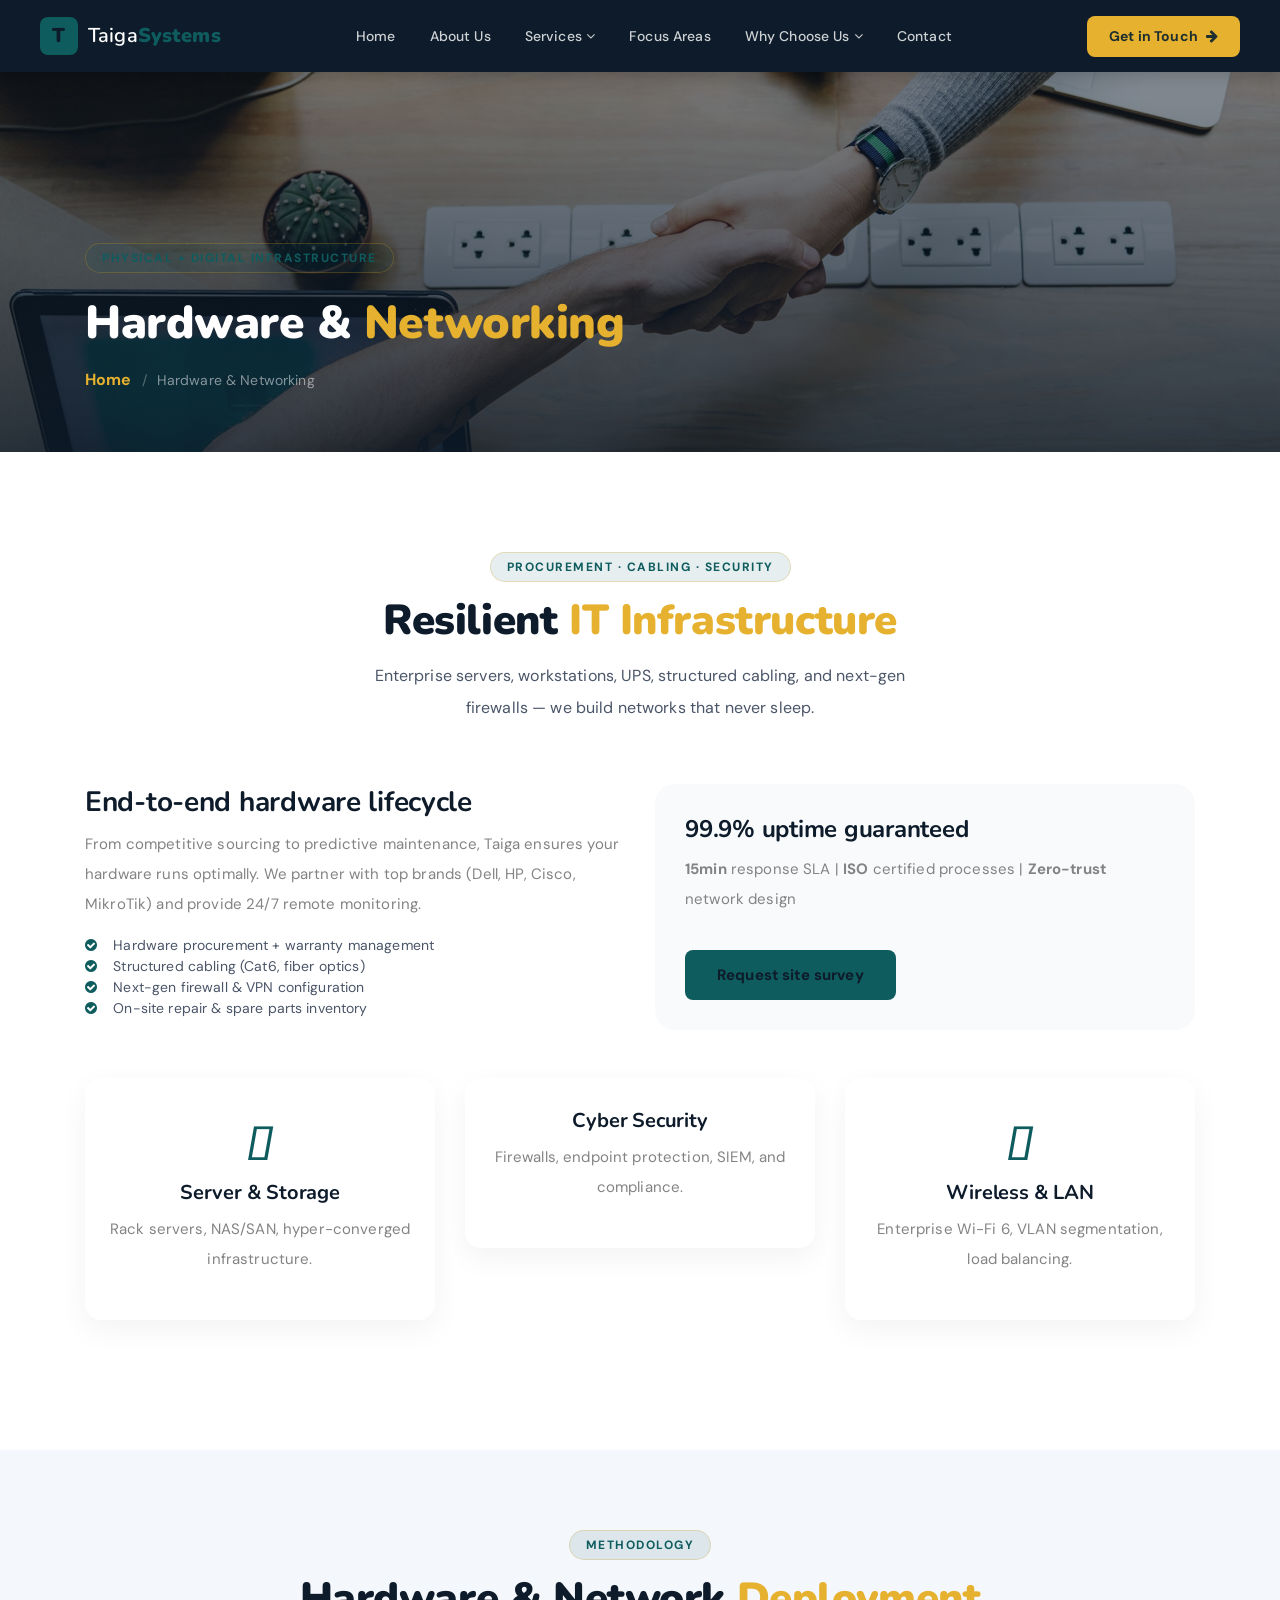
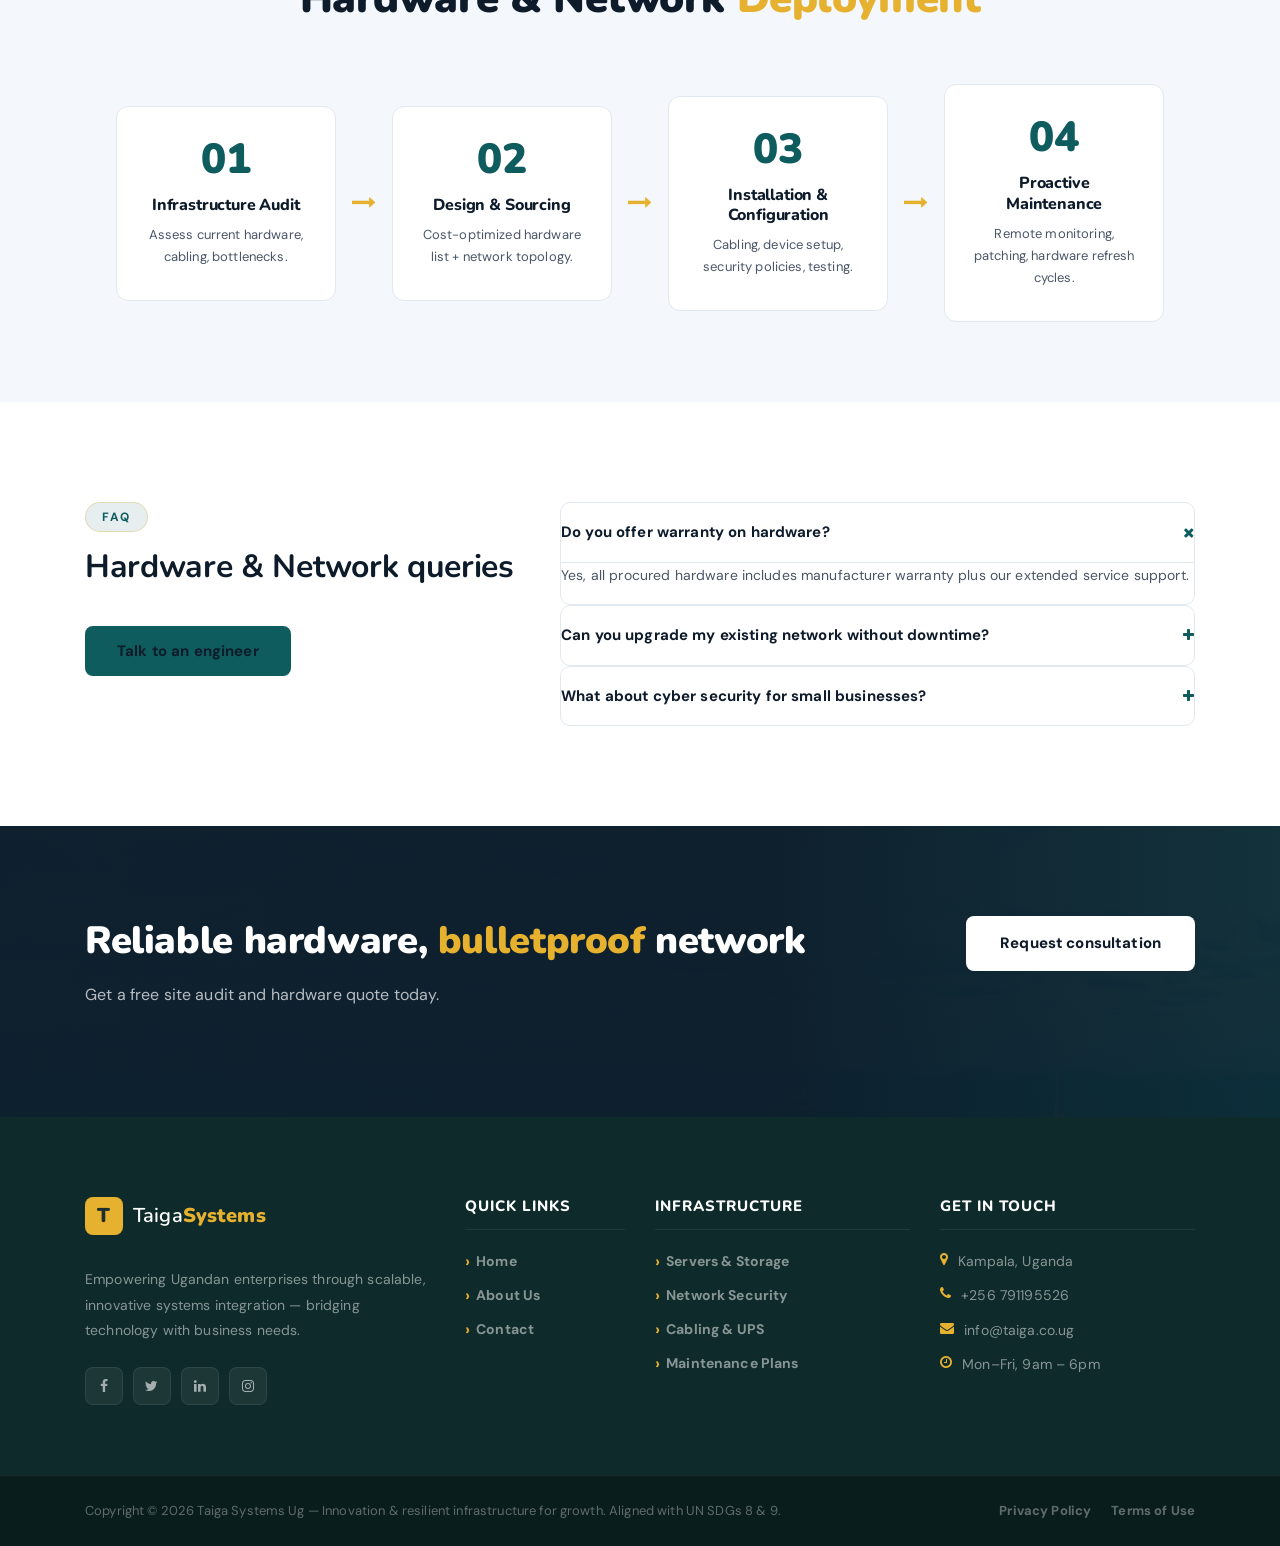
<file: zcomputer_hardware_and_networking.html>
<!DOCTYPE html>
<html lang="en">
<head>
    <meta charset="UTF-8">
    <meta name="description" content="Taiga Systems Ug: Computer Hardware sourcing, networking, structured cabling, firewalls, and IT maintenance in Uganda. Enterprise-grade infrastructure.">
    <meta http-equiv="X-UA-Compatible" content="IE=edge">
    <meta name="viewport" content="width=device-width, initial-scale=1, shrink-to-fit=no">
    <title>Computer Hardware & Networking — Taiga Systems Ug</title>
    <link rel="icon" href="img/core-img/favicon.ico">
    <link rel="stylesheet" href="style.css">
    <link rel="stylesheet" href="css/custom-override.css">
    <style>
        :root {
            --primary-color: #0F5C5F;
            --secondary-color: #E6B12E;
            --ve-gold: #E6B12E;
        }
        .ve-section-tag, .ve-hero-badge { background: rgba(15,92,95,0.1) !important; color: var(--primary-color) !important; }
        .ve-page-hero-content h1 span, .ve-highlight { color: var(--secondary-color) !important; }
        .ve-btn-primary { background-color: var(--primary-color) !important; border-color: var(--primary-color) !important; }
        .ve-btn-primary:hover { background-color: #0A4648 !important; }
        .ve-nav-cta .ve-cta-btn { background: var(--secondary-color) !important; color: #1E2F2F !important; }
        .ve-logo-icon { background: var(--primary-color) !important; }
        .ve-logo-text strong { color: var(--primary-color) !important; }
        .ve-service-icon i { color: var(--primary-color) !important; }
        .ve-card-link { color: var(--primary-color) !important; }
        .ve-process-num { color: var(--primary-color) !important; }
        .ve-faq-q i { color: var(--primary-color) !important; }
        .ve-cta-banner { background: linear-gradient(95deg, rgba(15,92,95,0.92), rgba(10,70,72,0.92)), url(img/bg-img/6.jpg) !important; }
        .ve-footer { background: #0F2A2A !important; }
        .ve-footer-logo .ve-logo-icon { background: var(--secondary-color) !important; color: #1E2F2F !important; }
        .ve-footer-logo .ve-logo-text strong { color: var(--secondary-color) !important; }
        .ve-feature-grid .ve-feature-card { background: #ffffff; border-radius: 16px; padding: 30px 24px; margin-bottom: 30px; box-shadow: 0 10px 30px rgba(0,0,0,0.05); transition: all 0.3s ease; text-align: center; }
        .ve-feature-card i { font-size: 48px; color: var(--primary-color); margin-bottom: 20px; }
    </style>
</head>
<body>
    <div class="preloader d-flex align-items-center justify-content-center"><div class="lds-ellipsis"><div></div><div></div><div></div><div></div></div></div>
    
    <header class="ve-header" id="ve-sticky">
        <div class="container-fluid ve-nav-wrap">
            <div class="ve-logo"><a href="index.html"><span class="ve-logo-icon">T</span><span class="ve-logo-text">Taiga<strong>Systems</strong></span></a></div>
            <nav class="ve-nav"><ul><li><a href="index.html">Home</a></li><li><a href="about.html">About Us</a></li><li class="has-drop"><a href="#">Services <i class="fa fa-angle-down"></i></a><ul class="ve-dropdown"><li><a href="cloud-transformation.html">Cloud & Digital Transformation</a></li><li><a href="pos-erp-software.html">POS and ERP & Software</a></li><li><a href="hardware-networking.html" class="active">Computer Hardware & Networking</a></li><li><a href="website-design.html">Website Design</a></li></ul></li><li><a href="focus-areas.html">Focus Areas</a></li><li class="has-drop"><a href="#">Why Choose Us <i class="fa fa-angle-down"></i></a><ul class="ve-dropdown"><li><a href="#">Customer Centric</a></li><li><a href="#">Guaranteed Growth</a></li><li><a href="#">Global Standard</a></li><li><a href="#">SDG Aligned</a></li></ul></li><li><a href="contact.html">Contact</a></li></ul></nav>
            <div class="ve-nav-cta"><a href="contact.html" class="ve-cta-btn">Get in Touch <i class="fa fa-arrow-right"></i></a></div>
            <button class="ve-toggler" id="ve-toggle"><span></span><span></span><span></span></button>
        </div>
        <div class="ve-mobile-menu" id="ve-mobile-menu"><ul><li><a href="index.html">Home</a></li><li><a href="about.html">About Us</a></li><li><a href="cloud-transformation.html">Cloud</a></li><li><a href="pos-erp-software.html">ERP & POS</a></li><li><a href="hardware-networking.html">Hardware & Networking</a></li><li><a href="website-design.html">Web Design</a></li><li><a href="focus-areas.html">Focus Areas</a></li><li><a href="contact.html">Contact</a></li></ul></div>
    </header>

    <section class="ve-page-hero" style="background-image:url(img/bg-img/20.jpg);"><div class="ve-page-hero-overlay"></div><div class="container ve-page-hero-content"><span class="ve-section-tag">Physical + Digital Infrastructure</span><h1>Hardware & <span>Networking</span></h1><nav aria-label="breadcrumb"><ol class="ve-breadcrumb"><li><a href="index.html">Home</a></li><li class="active">Hardware & Networking</li></ol></nav></div></section>

    <section class="ve-section"><div class="container"><div class="ve-section-header text-center"><span class="ve-section-tag">Procurement · Cabling · Security</span><h2>Resilient <span>IT Infrastructure</span></h2><p>Enterprise servers, workstations, UPS, structured cabling, and next-gen firewalls — we build networks that never sleep.</p></div><div class="row"><div class="col-lg-6 wow fadeInUp"><h3>End-to-end hardware lifecycle</h3><p>From competitive sourcing to predictive maintenance, Taiga ensures your hardware runs optimally. We partner with top brands (Dell, HP, Cisco, MikroTik) and provide 24/7 remote monitoring.</p><ul style="list-style:none; padding-left:0;"><li><i class="fa fa-check-circle" style="color:var(--primary-color); margin-right:12px;"></i> Hardware procurement + warranty management</li><li><i class="fa fa-check-circle" style="color:var(--primary-color); margin-right:12px;"></i> Structured cabling (Cat6, fiber optics)</li><li><i class="fa fa-check-circle" style="color:var(--primary-color); margin-right:12px;"></i> Next-gen firewall & VPN configuration</li><li><i class="fa fa-check-circle" style="color:var(--primary-color); margin-right:12px;"></i> On-site repair & spare parts inventory</li></ul></div><div class="col-lg-6 wow fadeInUp"><div class="ve-feature-card" style="background:#f8fafc; padding:30px; border-radius:20px;"><i class="fas fa-network-wired fa-3x"></i><h4>99.9% uptime guaranteed</h4><p><strong>15min</strong> response SLA | <strong>ISO</strong> certified processes | <strong>Zero-trust</strong> network design</p><a href="contact.html" class="ve-btn-primary" style="display:inline-block; margin-top:20px;">Request site survey</a></div></div></div><div class="ve-feature-grid row mt-5"><div class="col-md-4"><div class="ve-feature-card"><i class="fas fa-server"></i><h5>Server & Storage</h5><p>Rack servers, NAS/SAN, hyper-converged infrastructure.</p></div></div><div class="col-md-4"><div class="ve-feature-card"><i class="fas fa-shield-hooded"></i><h5>Cyber Security</h5><p>Firewalls, endpoint protection, SIEM, and compliance.</p></div></div><div class="col-md-4"><div class="ve-feature-card"><i class="fas fa-wifi"></i><h5>Wireless & LAN</h5><p>Enterprise Wi-Fi 6, VLAN segmentation, load balancing.</p></div></div></div></div></section>

    <section class="ve-process-section"><div class="container"><div class="ve-section-header text-center"><span class="ve-section-tag">Methodology</span><h2>Hardware & Network <span>Deployment</span></h2></div><div class="ve-process-grid"><div class="ve-process-step"><div class="ve-process-num">01</div><h5>Infrastructure Audit</h5><p>Assess current hardware, cabling, bottlenecks.</p></div><div class="ve-process-arrow"><i class="fa fa-long-arrow-right"></i></div><div class="ve-process-step"><div class="ve-process-num">02</div><h5>Design & Sourcing</h5><p>Cost-optimized hardware list + network topology.</p></div><div class="ve-process-arrow"><i class="fa fa-long-arrow-right"></i></div><div class="ve-process-step"><div class="ve-process-num">03</div><h5>Installation & Configuration</h5><p>Cabling, device setup, security policies, testing.</p></div><div class="ve-process-arrow"><i class="fa fa-long-arrow-right"></i></div><div class="ve-process-step"><div class="ve-process-num">04</div><h5>Proactive Maintenance</h5><p>Remote monitoring, patching, hardware refresh cycles.</p></div></div></div></section>

    <section class="ve-section ve-faq-section"><div class="container"><div class="row"><div class="col-12 col-lg-5"><span class="ve-section-tag">FAQ</span><h2>Hardware & <span>Network</span> queries</h2><a href="contact.html" class="ve-btn-primary mt-30">Talk to an engineer</a></div><div class="col-12 col-lg-7"><div class="ve-faq-list"><div class="ve-faq-item open"><div class="ve-faq-q"><span>Do you offer warranty on hardware?</span><i class="fa fa-plus"></i></div><div class="ve-faq-a">Yes, all procured hardware includes manufacturer warranty plus our extended service support.</div></div><div class="ve-faq-item"><div class="ve-faq-q"><span>Can you upgrade my existing network without downtime?</span><i class="fa fa-plus"></i></div><div class="ve-faq-a">Absolutely. We schedule after-hours or phased upgrades to ensure business continuity.</div></div><div class="ve-faq-item"><div class="ve-faq-q"><span>What about cyber security for small businesses?</span><i class="fa fa-plus"></i></div><div class="ve-faq-a">We provide affordable UTM firewalls and endpoint protection packages tailored to SME budgets.</div></div></div></div></div></div></section>

    <section class="ve-cta-banner bg-img"><div class="ve-cta-overlay"></div><div class="container ve-cta-content"><div class="row"><div class="col-12 col-lg-8"><h2>Reliable hardware, <span>bulletproof</span> network</h2><p>Get a free site audit and hardware quote today.</p></div><div class="col-12 col-lg-4 text-lg-right"><a href="contact.html" class="ve-btn-white">Request consultation</a></div></div></div></section>

    <footer class="ve-footer"><div class="container"><div class="row"><div class="col-12 col-sm-6 col-lg-4 mb-50"><div class="ve-footer-brand"><a href="index.html" class="ve-footer-logo"><span class="ve-logo-icon">T</span><span class="ve-logo-text">Taiga<strong>Systems</strong></span></a><p>Empowering Ugandan enterprises through scalable, innovative systems integration — bridging technology with business needs.</p><div class="ve-social"><a href="#"><i class="fa fa-facebook"></i></a><a href="#"><i class="fa fa-twitter"></i></a><a href="#"><i class="fa fa-linkedin"></i></a><a href="#"><i class="fa fa-instagram"></i></a></div></div></div><div class="col-12 col-sm-6 col-lg-2 mb-50"><h5 class="ve-footer-title">Quick Links</h5><ul class="ve-footer-links"><li><a href="index.html">Home</a></li><li><a href="about.html">About Us</a></li><li><a href="contact.html">Contact</a></li></ul></div><div class="col-12 col-sm-6 col-lg-3 mb-50"><h5 class="ve-footer-title">Infrastructure</h5><ul class="ve-footer-links"><li><a href="#">Servers & Storage</a></li><li><a href="#">Network Security</a></li><li><a href="#">Cabling & UPS</a></li><li><a href="#">Maintenance Plans</a></li></ul></div><div class="col-12 col-sm-6 col-lg-3 mb-50"><h5 class="ve-footer-title">Get In Touch</h5><ul class="ve-footer-contact"><li><i class="fa fa-map-marker"></i> Kampala, Uganda</li><li><i class="fa fa-phone"></i> +256 791195526</li><li><i class="fa fa-envelope"></i> info@taiga.co.ug</li><li><i class="fa fa-clock-o"></i> Mon–Fri, 9am – 6pm</li></ul></div></div></div><div class="ve-footer-bottom"><div class="container"><div class="ve-footer-bottom-inner"><p>Copyright &copy; <script>document.write(new Date().getFullYear());</script> Taiga Systems Ug — Innovation & resilient infrastructure for growth. Aligned with UN SDGs 8 & 9.</p><ul><li><a href="#">Privacy Policy</a></li><li><a href="#">Terms of Use</a></li></ul></div></div></div></footer>

    <script src="js/jquery/jquery-2.2.4.min.js"></script><script src="js/bootstrap/popper.min.js"></script><script src="js/bootstrap/bootstrap.min.js"></script><script src="js/plugins/plugins.js"></script><script src="js/active.js"></script><script src="js/vaultedge.js"></script>
    <script>window.addEventListener('load',function(){document.querySelector('.preloader')&&setTimeout(function(){document.querySelector('.preloader').style.opacity='0';setTimeout(function(){document.querySelector('.preloader').style.display='none'},400)},500);document.getElementById('ve-toggle')&&document.getElementById('ve-mobile-menu')&&document.getElementById('ve-toggle').addEventListener('click',function(){document.getElementById('ve-mobile-menu').classList.toggle('active')});document.querySelectorAll('.ve-faq-item').forEach(e=>{e.querySelector('.ve-faq-q').addEventListener('click',function(){let t=e.classList.contains('open');document.querySelectorAll('.ve-faq-item').forEach(e=>e.classList.remove('open'));t?e.classList.remove('open'):e.classList.add('open')})})});</script>
</body>
</html>
</file>
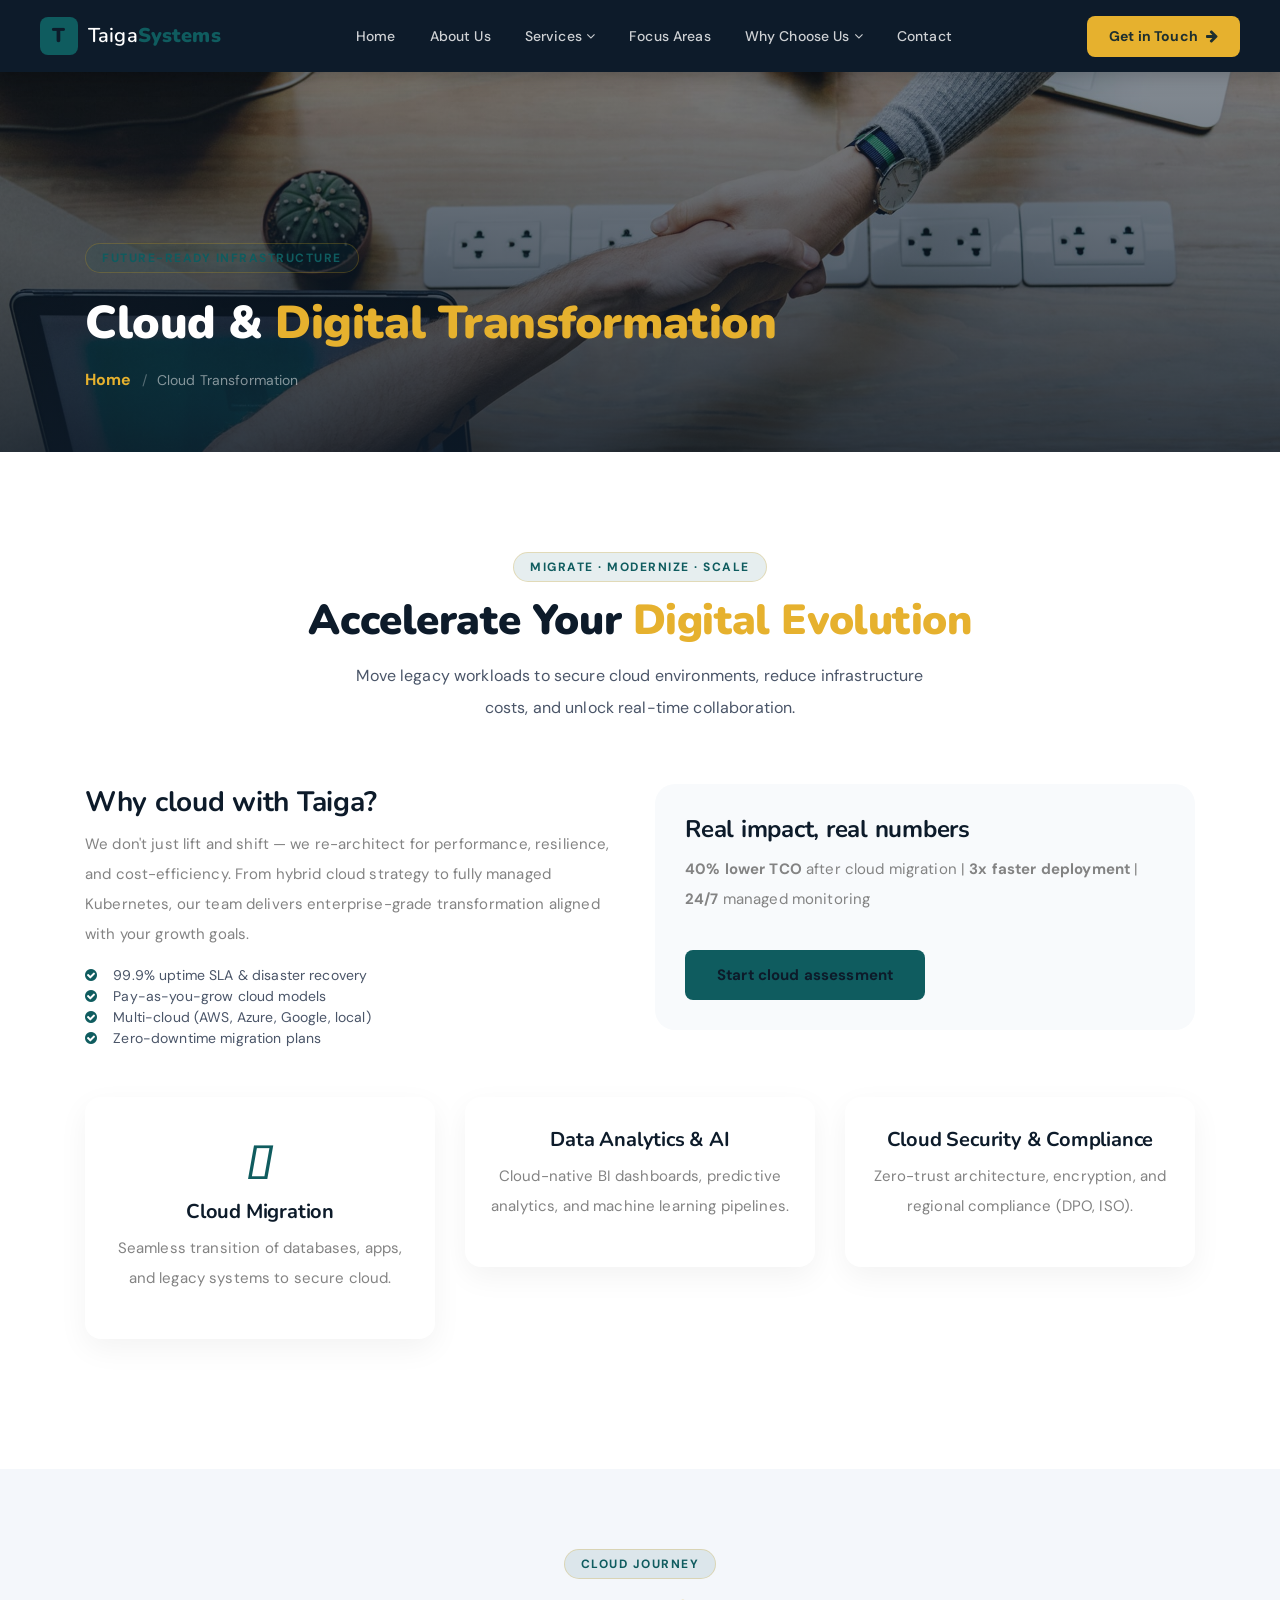
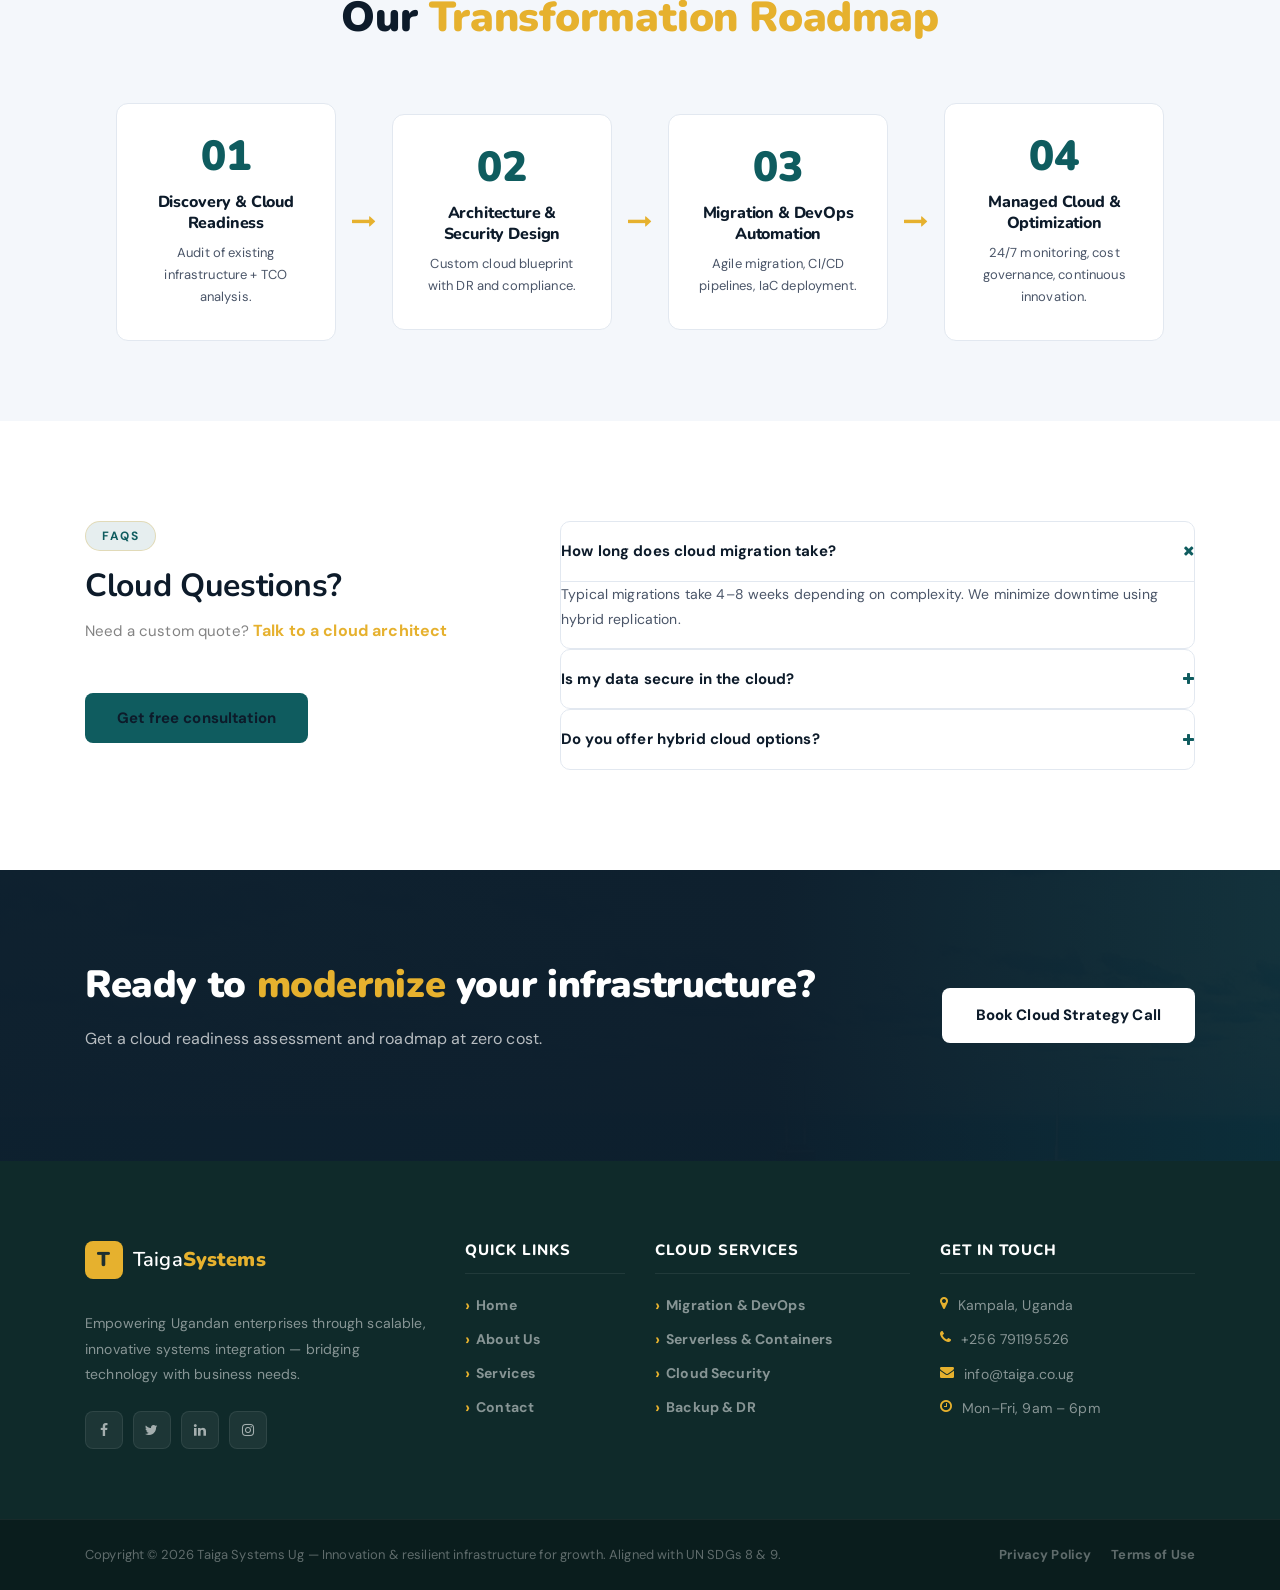
<file: zdigital_and_cloud_transformation.html>
<!DOCTYPE html>
<html lang="en">
<head>
    <meta charset="UTF-8">
    <meta name="description" content="Taiga Systems Ug: Cloud & Digital Transformation services — scalable cloud migration, DevOps, serverless architecture, and pay-as-you-grow infrastructure in Uganda.">
    <meta http-equiv="X-UA-Compatible" content="IE=edge">
    <meta name="viewport" content="width=device-width, initial-scale=1, shrink-to-fit=no">
    <title>Cloud & Digital Transformation — Taiga Systems Ug</title>
    <link rel="icon" href="img/core-img/favicon.ico">
    <link rel="stylesheet" href="style.css">
    <link rel="stylesheet" href="css/custom-override.css">
    <style>
        :root {
            --primary-color: #0F5C5F;
            --secondary-color: #E6B12E;
            --ve-gold: #E6B12E;
        }
        .ve-section-tag, .ve-hero-badge {
            background: rgba(15,92,95,0.1) !important;
            color: var(--primary-color) !important;
        }
        .ve-page-hero-content h1 span, .ve-highlight {
            color: var(--secondary-color) !important;
        }
        .ve-btn-primary {
            background-color: var(--primary-color) !important;
            border-color: var(--primary-color) !important;
        }
        .ve-btn-primary:hover {
            background-color: #0A4648 !important;
        }
        .ve-nav-cta .ve-cta-btn {
            background: var(--secondary-color) !important;
            color: #1E2F2F !important;
        }
        .ve-logo-icon {
            background: var(--primary-color) !important;
        }
        .ve-logo-text strong {
            color: var(--primary-color) !important;
        }
        .ve-service-icon i {
            color: var(--primary-color) !important;
        }
        .ve-card-link {
            color: var(--primary-color) !important;
        }
        .ve-process-num {
            color: var(--primary-color) !important;
        }
        .ve-faq-q i {
            color: var(--primary-color) !important;
        }
        .ve-cta-banner {
            background: linear-gradient(95deg, rgba(15,92,95,0.92), rgba(10,70,72,0.92)), url(img/bg-img/6.jpg) !important;
        }
        .ve-footer {
            background: #0F2A2A !important;
        }
        .ve-footer-logo .ve-logo-icon {
            background: var(--secondary-color) !important;
            color: #1E2F2F !important;
        }
        .ve-footer-logo .ve-logo-text strong {
            color: var(--secondary-color) !important;
        }
        .ve-feature-grid .ve-feature-card {
            background: #ffffff;
            border-radius: 16px;
            padding: 30px 24px;
            margin-bottom: 30px;
            box-shadow: 0 10px 30px rgba(0,0,0,0.05);
            transition: all 0.3s ease;
            text-align: center;
        }
        .ve-feature-card i {
            font-size: 48px;
            color: var(--primary-color);
            margin-bottom: 20px;
        }
    </style>
</head>
<body>
    <div class="preloader d-flex align-items-center justify-content-center"><div class="lds-ellipsis"><div></div><div></div><div></div><div></div></div></div>
    
    <header class="ve-header" id="ve-sticky">
        <div class="container-fluid ve-nav-wrap">
            <div class="ve-logo">
                <a href="index.html">
                    <span class="ve-logo-icon">T</span>
                    <span class="ve-logo-text">Taiga<strong>Systems</strong></span>
                </a>
            </div>
            <nav class="ve-nav">
                <ul>
                    <li><a href="index.html">Home</a></li>
                    <li><a href="about.html">About Us</a></li>
                    <li class="has-drop">
                        <a href="#">Services <i class="fa fa-angle-down"></i></a>
                        <ul class="ve-dropdown">
                            <li><a href="cloud-transformation.html" class="active">Cloud & Digital Transformation</a></li>
                            <li><a href="pos-erp-software.html">POS and ERP & Software</a></li>
                            <li><a href="hardware-networking.html">Computer Hardware & Networking</a></li>
                            <li><a href="website-design.html">Website Design</a></li>
                        </ul>
                    </li>
                    <li><a href="focus-areas.html">Focus Areas</a></li>
                    <li class="has-drop">
                        <a href="#">Why Choose Us <i class="fa fa-angle-down"></i></a>
                        <ul class="ve-dropdown"><li><a href="#">Customer Centric</a></li><li><a href="#">Guaranteed Growth</a></li><li><a href="#">Global Standard</a></li><li><a href="#">SDG Aligned</a></li></ul>
                    </li>
                    <li><a href="contact.html">Contact</a></li>
                </ul>
            </nav>
            <div class="ve-nav-cta"><a href="contact.html" class="ve-cta-btn">Get in Touch <i class="fa fa-arrow-right"></i></a></div>
            <button class="ve-toggler" id="ve-toggle"><span></span><span></span><span></span></button>
        </div>
        <div class="ve-mobile-menu" id="ve-mobile-menu">
            <ul>
                <li><a href="index.html">Home</a></li><li><a href="about.html">About Us</a></li>
                <li><a href="cloud-transformation.html">Cloud & Digital Transformation</a></li>
                <li><a href="pos-erp-software.html">POS & ERP Software</a></li>
                <li><a href="hardware-networking.html">Hardware & Networking</a></li>
                <li><a href="website-design.html">Website Design</a></li>
                <li><a href="focus-areas.html">Focus Areas</a></li><li><a href="contact.html">Contact</a></li>
            </ul>
        </div>
    </header>

    <section class="ve-page-hero" style="background-image:url(img/bg-img/20.jpg);">
        <div class="ve-page-hero-overlay"></div>
        <div class="container ve-page-hero-content">
            <span class="ve-section-tag">Future-Ready Infrastructure</span>
            <h1>Cloud & <span>Digital Transformation</span></h1>
            <nav aria-label="breadcrumb"><ol class="ve-breadcrumb"><li><a href="index.html">Home</a></li><li class="active">Cloud Transformation</li></ol></nav>
        </div>
    </section>

    <section class="ve-section">
        <div class="container">
            <div class="ve-section-header text-center">
                <span class="ve-section-tag">Migrate · Modernize · Scale</span>
                <h2>Accelerate Your <span>Digital Evolution</span></h2>
                <p>Move legacy workloads to secure cloud environments, reduce infrastructure costs, and unlock real-time collaboration.</p>
            </div>
            <div class="row">
                <div class="col-lg-6 wow fadeInUp" data-wow-delay="100ms">
                    <h3>Why cloud with Taiga?</h3>
                    <p>We don't just lift and shift — we re-architect for performance, resilience, and cost-efficiency. From hybrid cloud strategy to fully managed Kubernetes, our team delivers enterprise-grade transformation aligned with your growth goals.</p>
                    <ul style="list-style:none; padding-left:0;">
                        <li><i class="fa fa-check-circle" style="color:var(--primary-color); margin-right:12px;"></i> 99.9% uptime SLA & disaster recovery</li>
                        <li><i class="fa fa-check-circle" style="color:var(--primary-color); margin-right:12px;"></i> Pay-as-you-grow cloud models</li>
                        <li><i class="fa fa-check-circle" style="color:var(--primary-color); margin-right:12px;"></i> Multi-cloud (AWS, Azure, Google, local)</li>
                        <li><i class="fa fa-check-circle" style="color:var(--primary-color); margin-right:12px;"></i> Zero-downtime migration plans</li>
                    </ul>
                </div>
                <div class="col-lg-6 wow fadeInUp" data-wow-delay="200ms">
                    <div class="ve-feature-card" style="background:#f8fafc; padding:30px; border-radius:20px;">
                        <i class="fas fa-cloud-upload-alt fa-3x"></i>
                        <h4>Real impact, real numbers</h4>
                        <p><strong>40% lower TCO</strong> after cloud migration | <strong>3x faster deployment</strong> | <strong>24/7</strong> managed monitoring</p>
                        <a href="contact.html" class="ve-btn-primary" style="display:inline-block; margin-top:20px;">Start cloud assessment</a>
                    </div>
                </div>
            </div>
            <div class="ve-feature-grid row mt-5">
                <div class="col-md-4"><div class="ve-feature-card"><i class="fas fa-database"></i><h5>Cloud Migration</h5><p>Seamless transition of databases, apps, and legacy systems to secure cloud.</p></div></div>
                <div class="col-md-4"><div class="ve-feature-card"><i class="fas fa-chart-line"></i><h5>Data Analytics & AI</h5><p>Cloud-native BI dashboards, predictive analytics, and machine learning pipelines.</p></div></div>
                <div class="col-md-4"><div class="ve-feature-card"><i class="fas fa-shield-alt"></i><h5>Cloud Security & Compliance</h5><p>Zero-trust architecture, encryption, and regional compliance (DPO, ISO).</p></div></div>
            </div>
        </div>
    </section>

    <section class="ve-process-section">
        <div class="container">
            <div class="ve-section-header text-center"><span class="ve-section-tag">Cloud Journey</span><h2>Our <span>Transformation Roadmap</span></h2></div>
            <div class="ve-process-grid">
                <div class="ve-process-step"><div class="ve-process-num">01</div><h5>Discovery & Cloud Readiness</h5><p>Audit of existing infrastructure + TCO analysis.</p></div>
                <div class="ve-process-arrow"><i class="fa fa-long-arrow-right"></i></div>
                <div class="ve-process-step"><div class="ve-process-num">02</div><h5>Architecture & Security Design</h5><p>Custom cloud blueprint with DR and compliance.</p></div>
                <div class="ve-process-arrow"><i class="fa fa-long-arrow-right"></i></div>
                <div class="ve-process-step"><div class="ve-process-num">03</div><h5>Migration & DevOps Automation</h5><p>Agile migration, CI/CD pipelines, IaC deployment.</p></div>
                <div class="ve-process-arrow"><i class="fa fa-long-arrow-right"></i></div>
                <div class="ve-process-step"><div class="ve-process-num">04</div><h5>Managed Cloud & Optimization</h5><p>24/7 monitoring, cost governance, continuous innovation.</p></div>
            </div>
        </div>
    </section>

    <section class="ve-section ve-faq-section">
        <div class="container"><div class="row align-items-start"><div class="col-12 col-lg-5"><span class="ve-section-tag">FAQs</span><h2>Cloud <span>Questions?</span></h2><p>Need a custom quote? <a href="contact.html" style="color:var(--ve-gold);">Talk to a cloud architect</a></p><a href="contact.html" class="ve-btn-primary mt-30">Get free consultation</a></div>
        <div class="col-12 col-lg-7"><div class="ve-faq-list"><div class="ve-faq-item open"><div class="ve-faq-q"><span>How long does cloud migration take?</span><i class="fa fa-plus"></i></div><div class="ve-faq-a">Typical migrations take 4–8 weeks depending on complexity. We minimize downtime using hybrid replication.</div></div>
        <div class="ve-faq-item"><div class="ve-faq-q"><span>Is my data secure in the cloud?</span><i class="fa fa-plus"></i></div><div class="ve-faq-a">Absolutely. We enforce encryption at rest and in transit, plus SOC2-aligned access controls.</div></div>
        <div class="ve-faq-item"><div class="ve-faq-q"><span>Do you offer hybrid cloud options?</span><i class="fa fa-plus"></i></div><div class="ve-faq-a">Yes, we integrate on-premise with public cloud for regulated industries and optimal performance.</div></div>
        </div></div></div></div>
    </section>

    <section class="ve-cta-banner bg-img" style="background-image:url(img/bg-img/6.jpg);"><div class="ve-cta-overlay"></div><div class="container ve-cta-content"><div class="row align-items-center"><div class="col-12 col-lg-8"><h2>Ready to <span>modernize</span> your infrastructure?</h2><p>Get a cloud readiness assessment and roadmap at zero cost.</p></div><div class="col-12 col-lg-4 text-lg-right"><a href="contact.html" class="ve-btn-white">Book Cloud Strategy Call</a></div></div></div></section>

    <footer class="ve-footer"><div class="container"><div class="row"><div class="col-12 col-sm-6 col-lg-4 mb-50"><div class="ve-footer-brand"><a href="index.html" class="ve-footer-logo"><span class="ve-logo-icon">T</span><span class="ve-logo-text">Taiga<strong>Systems</strong></span></a><p>Empowering Ugandan enterprises through scalable, innovative systems integration — bridging technology with business needs.</p><div class="ve-social"><a href="#"><i class="fa fa-facebook"></i></a><a href="#"><i class="fa fa-twitter"></i></a><a href="#"><i class="fa fa-linkedin"></i></a><a href="#"><i class="fa fa-instagram"></i></a></div></div></div><div class="col-12 col-sm-6 col-lg-2 mb-50"><h5 class="ve-footer-title">Quick Links</h5><ul class="ve-footer-links"><li><a href="index.html">Home</a></li><li><a href="about.html">About Us</a></li><li><a href="services.html">Services</a></li><li><a href="contact.html">Contact</a></li></ul></div><div class="col-12 col-sm-6 col-lg-3 mb-50"><h5 class="ve-footer-title">Cloud Services</h5><ul class="ve-footer-links"><li><a href="#">Migration & DevOps</a></li><li><a href="#">Serverless & Containers</a></li><li><a href="#">Cloud Security</a></li><li><a href="#">Backup & DR</a></li></ul></div><div class="col-12 col-sm-6 col-lg-3 mb-50"><h5 class="ve-footer-title">Get In Touch</h5><ul class="ve-footer-contact"><li><i class="fa fa-map-marker"></i> Kampala, Uganda</li><li><i class="fa fa-phone"></i> +256 791195526</li><li><i class="fa fa-envelope"></i> info@taiga.co.ug</li><li><i class="fa fa-clock-o"></i> Mon–Fri, 9am – 6pm</li></ul></div></div></div><div class="ve-footer-bottom"><div class="container"><div class="ve-footer-bottom-inner"><p>Copyright &copy; <script>document.write(new Date().getFullYear());</script> Taiga Systems Ug — Innovation & resilient infrastructure for growth. Aligned with UN SDGs 8 & 9.</p><ul><li><a href="#">Privacy Policy</a></li><li><a href="#">Terms of Use</a></li></ul></div></div></div></footer>

    <script src="js/jquery/jquery-2.2.4.min.js"></script><script src="js/bootstrap/popper.min.js"></script><script src="js/bootstrap/bootstrap.min.js"></script><script src="js/plugins/plugins.js"></script><script src="js/active.js"></script><script src="js/vaultedge.js"></script>
    <script>window.addEventListener('load',function(){document.querySelector('.preloader')&&setTimeout(function(){document.querySelector('.preloader').style.opacity='0';setTimeout(function(){document.querySelector('.preloader').style.display='none'},400)},500);document.getElementById('ve-toggle')&&document.getElementById('ve-mobile-menu')&&document.getElementById('ve-toggle').addEventListener('click',function(){document.getElementById('ve-mobile-menu').classList.toggle('active')});document.querySelectorAll('.ve-faq-item').forEach(e=>{e.querySelector('.ve-faq-q').addEventListener('click',function(){let t=e.classList.contains('open');document.querySelectorAll('.ve-faq-item').forEach(e=>e.classList.remove('open'));t?e.classList.remove('open'):e.classList.add('open')})})});</script>
</body>
</html>
</file>
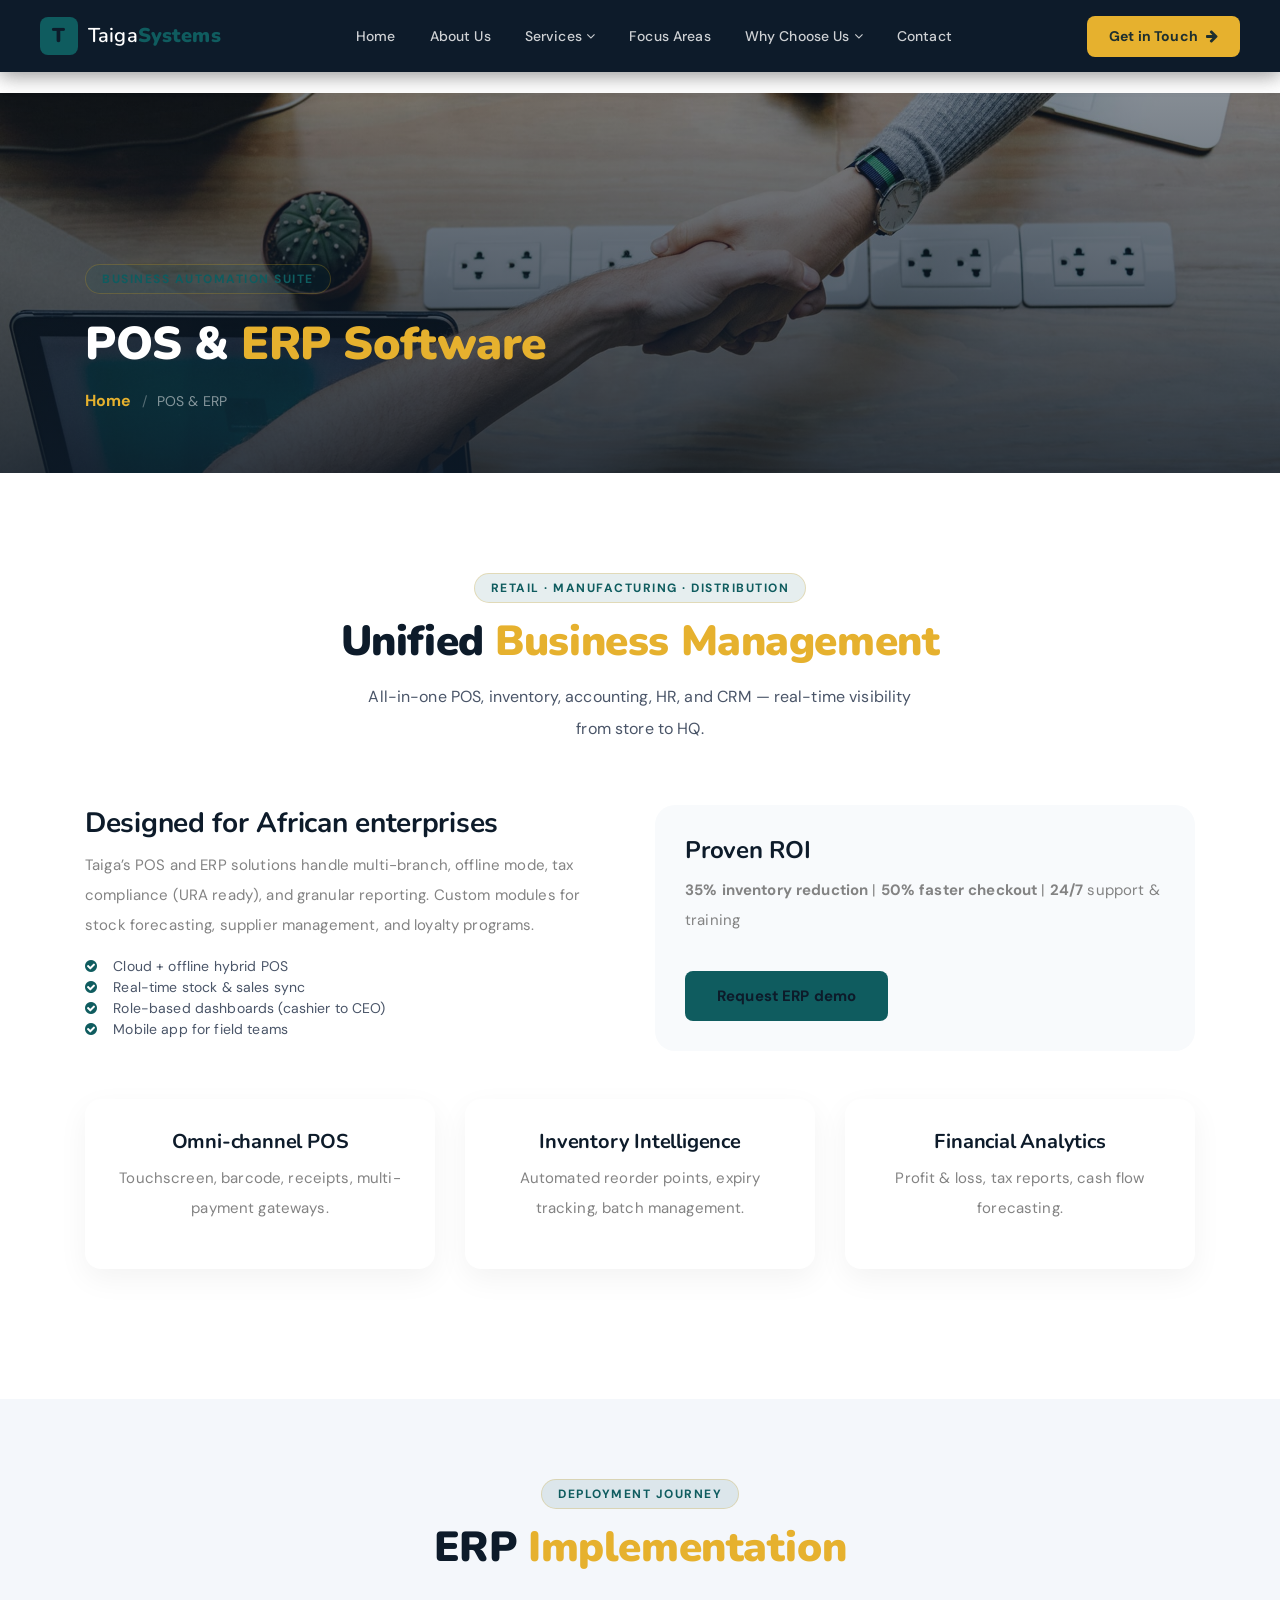
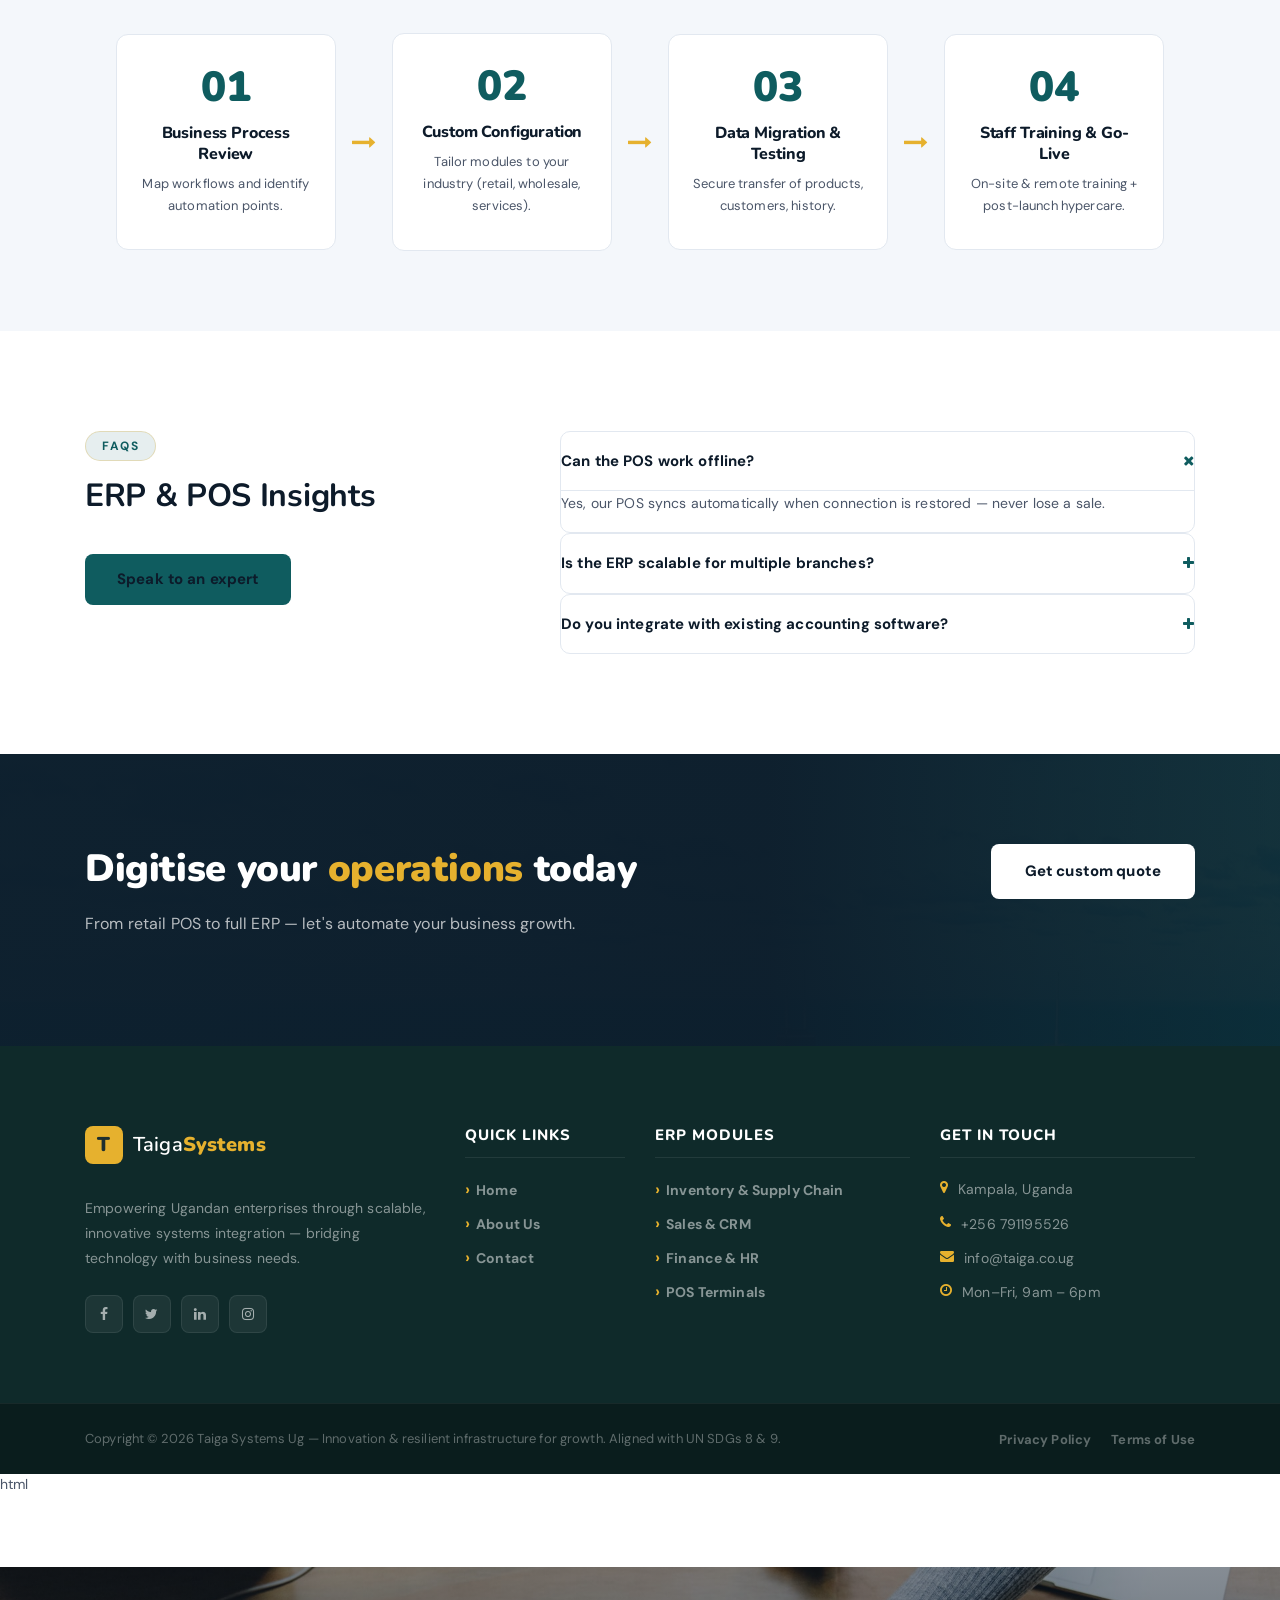
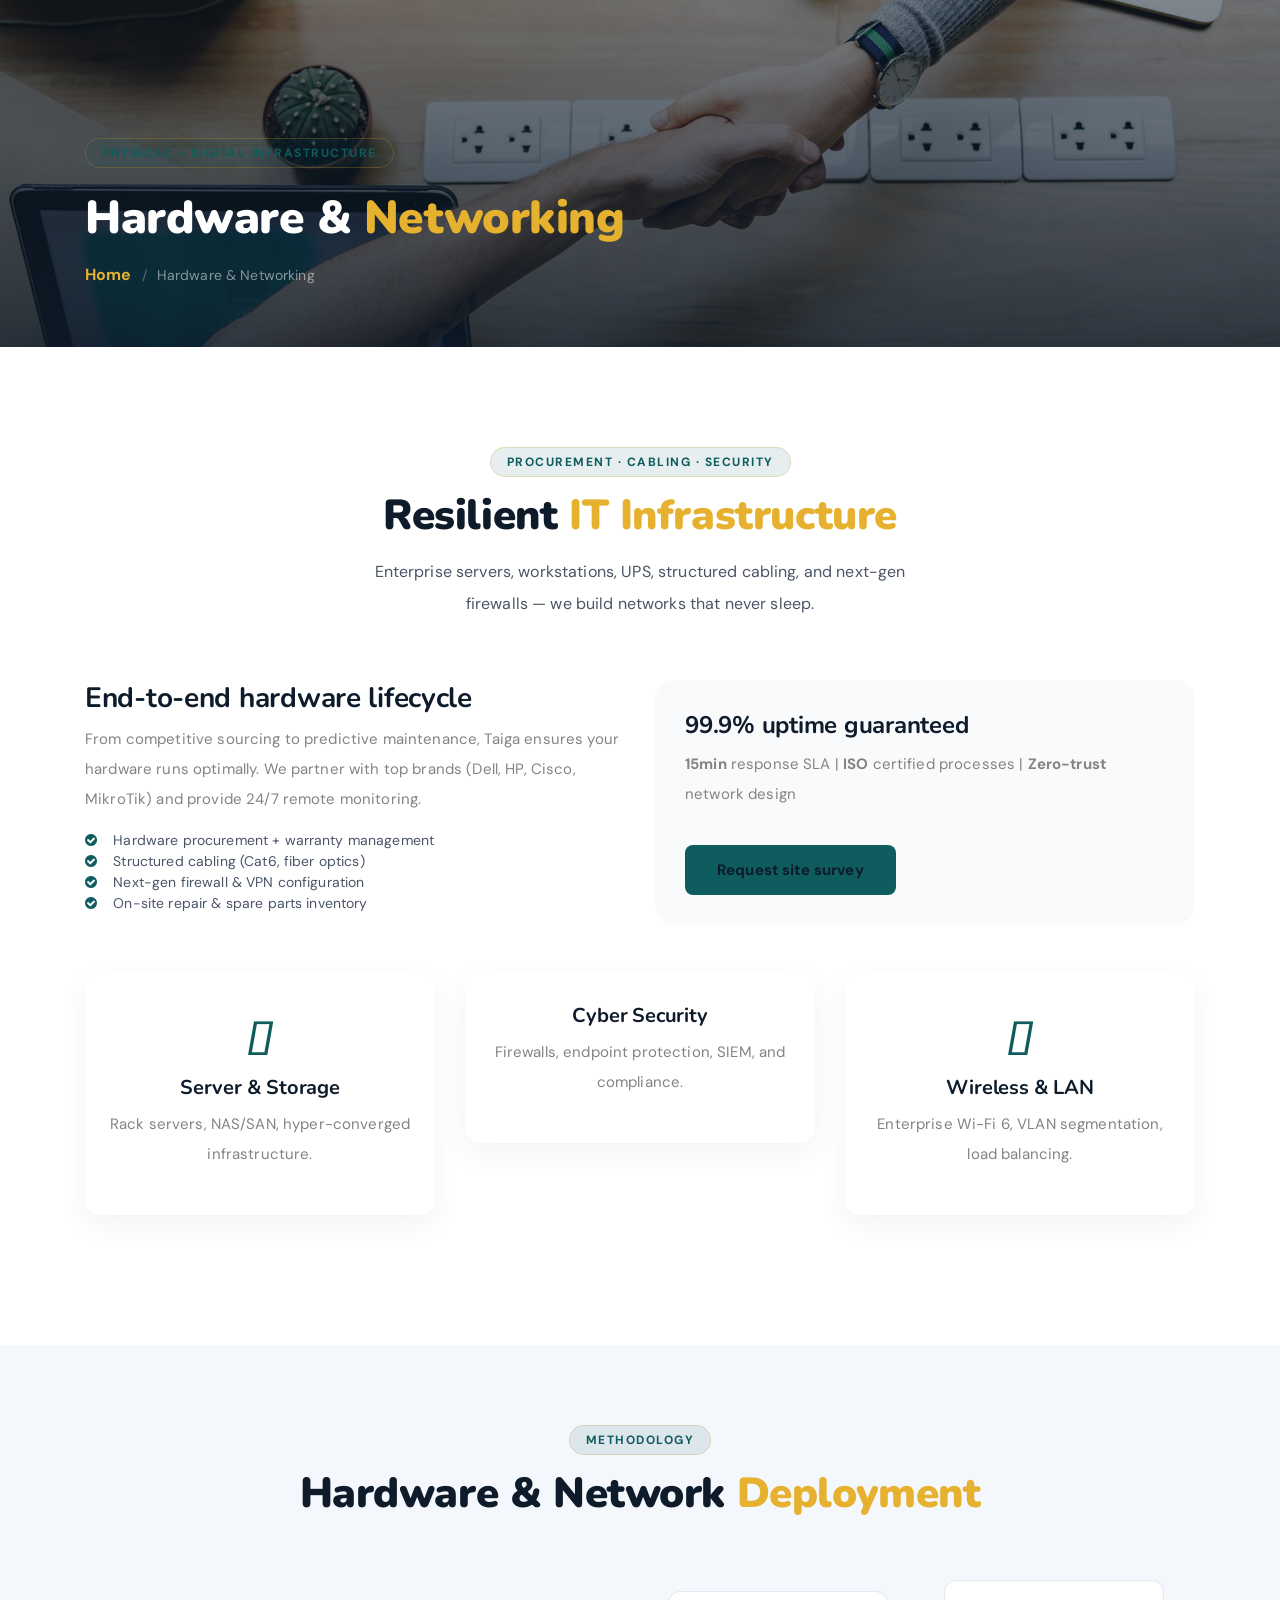
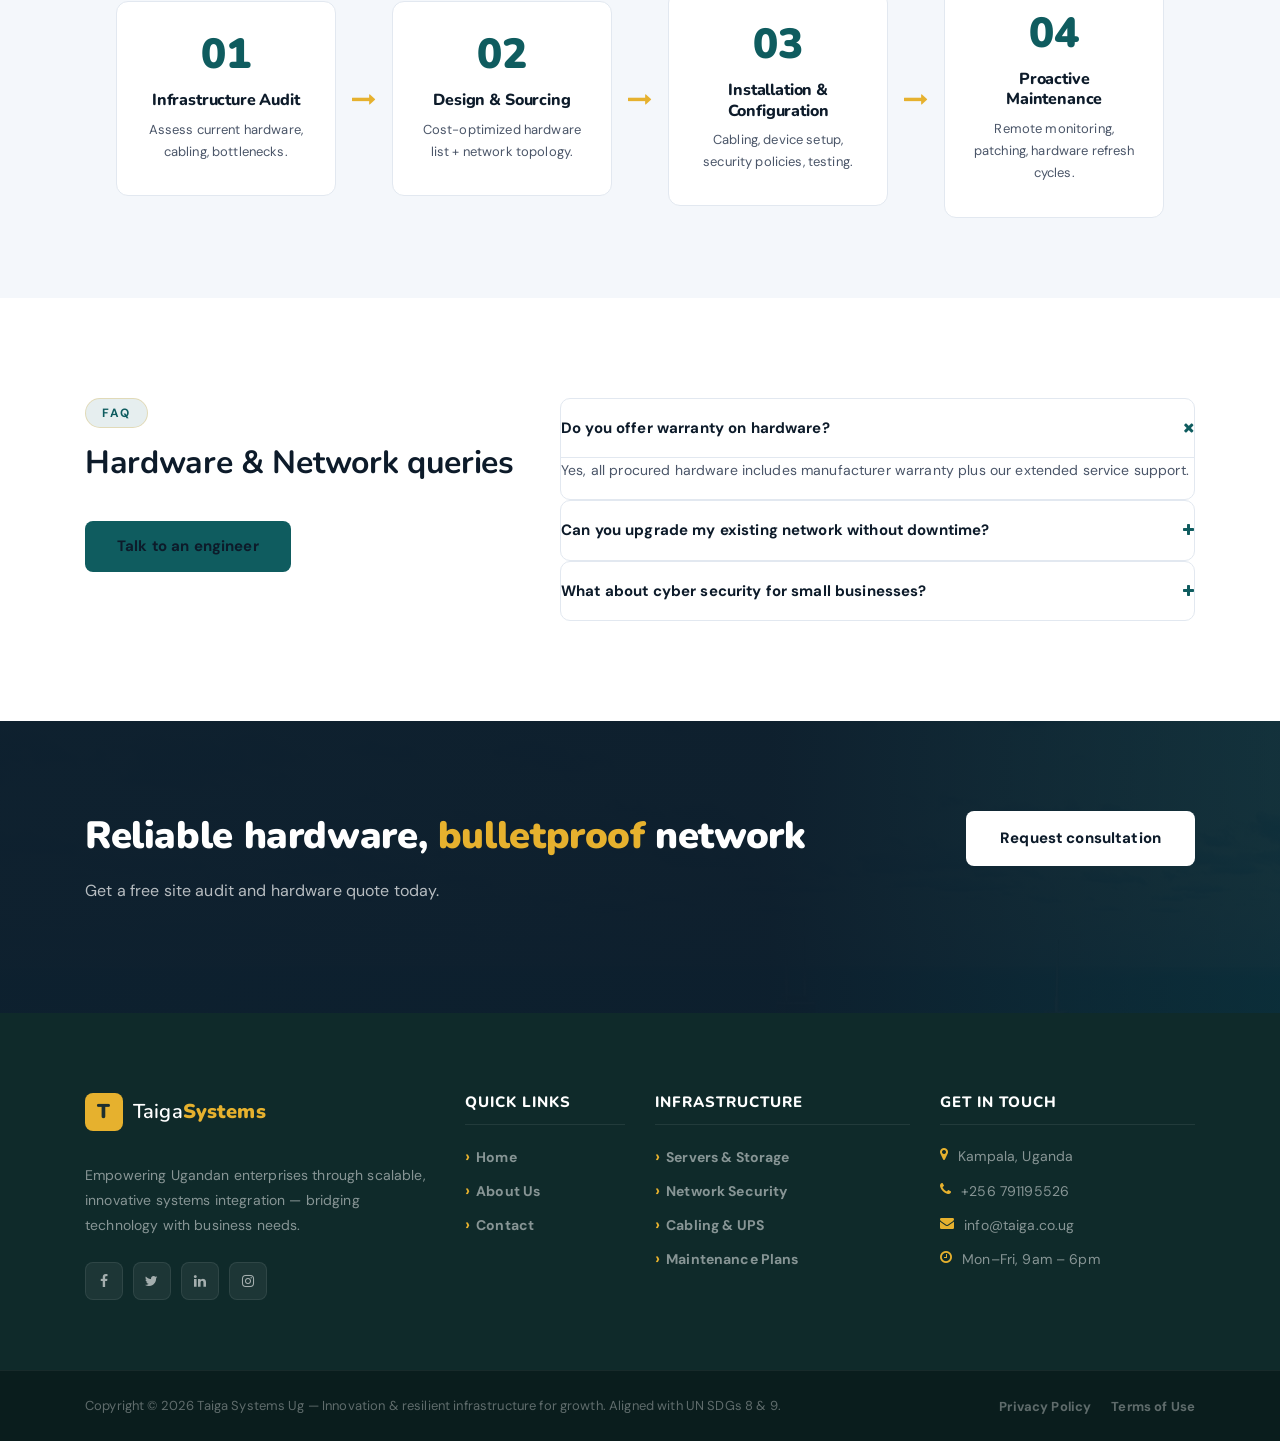
<file: zpos_and_erp_software.html>
a<!DOCTYPE html>
<html lang="en">
<head>
    <meta charset="UTF-8">
    <meta name="description" content="Taiga Systems Ug: POS and ERP Software solutions — custom inventory management, retail POS, enterprise resource planning for business automation in Uganda.">
    <meta http-equiv="X-UA-Compatible" content="IE=edge">
    <meta name="viewport" content="width=device-width, initial-scale=1, shrink-to-fit=no">
    <title>POS & ERP Software — Taiga Systems Ug</title>
    <link rel="icon" href="img/core-img/favicon.ico">
    <link rel="stylesheet" href="style.css">
    <link rel="stylesheet" href="css/custom-override.css">
    <style>
        :root {
            --primary-color: #0F5C5F;
            --secondary-color: #E6B12E;
            --ve-gold: #E6B12E;
        }
        .ve-section-tag, .ve-hero-badge { background: rgba(15,92,95,0.1) !important; color: var(--primary-color) !important; }
        .ve-page-hero-content h1 span, .ve-highlight { color: var(--secondary-color) !important; }
        .ve-btn-primary { background-color: var(--primary-color) !important; border-color: var(--primary-color) !important; }
        .ve-btn-primary:hover { background-color: #0A4648 !important; }
        .ve-nav-cta .ve-cta-btn { background: var(--secondary-color) !important; color: #1E2F2F !important; }
        .ve-logo-icon { background: var(--primary-color) !important; }
        .ve-logo-text strong { color: var(--primary-color) !important; }
        .ve-service-icon i { color: var(--primary-color) !important; }
        .ve-card-link { color: var(--primary-color) !important; }
        .ve-process-num { color: var(--primary-color) !important; }
        .ve-faq-q i { color: var(--primary-color) !important; }
        .ve-cta-banner { background: linear-gradient(95deg, rgba(15,92,95,0.92), rgba(10,70,72,0.92)), url(img/bg-img/6.jpg) !important; }
        .ve-footer { background: #0F2A2A !important; }
        .ve-footer-logo .ve-logo-icon { background: var(--secondary-color) !important; color: #1E2F2F !important; }
        .ve-footer-logo .ve-logo-text strong { color: var(--secondary-color) !important; }
        .ve-feature-grid .ve-feature-card { background: #ffffff; border-radius: 16px; padding: 30px 24px; margin-bottom: 30px; box-shadow: 0 10px 30px rgba(0,0,0,0.05); transition: all 0.3s ease; text-align: center; }
        .ve-feature-card i { font-size: 48px; color: var(--primary-color); margin-bottom: 20px; }
    </style>
</head>
<body>
    <div class="preloader d-flex align-items-center justify-content-center"><div class="lds-ellipsis"><div></div><div></div><div></div><div></div></div></div>
    
    <header class="ve-header" id="ve-sticky">
        <div class="container-fluid ve-nav-wrap">
            <div class="ve-logo"><a href="index.html"><span class="ve-logo-icon">T</span><span class="ve-logo-text">Taiga<strong>Systems</strong></span></a></div>
            <nav class="ve-nav"><ul><li><a href="index.html">Home</a></li><li><a href="about.html">About Us</a></li><li class="has-drop"><a href="#">Services <i class="fa fa-angle-down"></i></a><ul class="ve-dropdown"><li><a href="cloud-transformation.html">Cloud & Digital Transformation</a></li><li><a href="pos-erp-software.html" class="active">POS and ERP & Software</a></li><li><a href="hardware-networking.html">Computer Hardware & Networking</a></li><li><a href="website-design.html">Website Design</a></li></ul></li><li><a href="focus-areas.html">Focus Areas</a></li><li class="has-drop"><a href="#">Why Choose Us <i class="fa fa-angle-down"></i></a><ul class="ve-dropdown"><li><a href="#">Customer Centric</a></li><li><a href="#">Guaranteed Growth</a></li><li><a href="#">Global Standard</a></li><li><a href="#">SDG Aligned</a></li></ul></li><li><a href="contact.html">Contact</a></li></ul></nav>
            <div class="ve-nav-cta"><a href="contact.html" class="ve-cta-btn">Get in Touch <i class="fa fa-arrow-right"></i></a></div>
            <button class="ve-toggler" id="ve-toggle"><span></span><span></span><span></span></button>
        </div>
        <div class="ve-mobile-menu" id="ve-mobile-menu"><ul><li><a href="index.html">Home</a></li><li><a href="about.html">About Us</a></li><li><a href="cloud-transformation.html">Cloud Transformation</a></li><li><a href="pos-erp-software.html">POS & ERP</a></li><li><a href="hardware-networking.html">Hardware & Networking</a></li><li><a href="website-design.html">Website Design</a></li><li><a href="focus-areas.html">Focus Areas</a></li><li><a href="contact.html">Contact</a></li></ul></div>
    </header>

    <section class="ve-page-hero" style="background-image:url(img/bg-img/20.jpg);"><div class="ve-page-hero-overlay"></div><div class="container ve-page-hero-content"><span class="ve-section-tag">Business Automation Suite</span><h1>POS & <span>ERP Software</span></h1><nav aria-label="breadcrumb"><ol class="ve-breadcrumb"><li><a href="index.html">Home</a></li><li class="active">POS & ERP</li></ol></nav></div></section>

    <section class="ve-section"><div class="container"><div class="ve-section-header text-center"><span class="ve-section-tag">Retail · Manufacturing · Distribution</span><h2>Unified <span>Business Management</span></h2><p>All-in-one POS, inventory, accounting, HR, and CRM — real-time visibility from store to HQ.</p></div><div class="row"><div class="col-lg-6 wow fadeInUp" data-wow-delay="100ms"><h3>Designed for African enterprises</h3><p>Taiga’s POS and ERP solutions handle multi-branch, offline mode, tax compliance (URA ready), and granular reporting. Custom modules for stock forecasting, supplier management, and loyalty programs.</p><ul style="list-style:none; padding-left:0;"><li><i class="fa fa-check-circle" style="color:var(--primary-color); margin-right:12px;"></i> Cloud + offline hybrid POS</li><li><i class="fa fa-check-circle" style="color:var(--primary-color); margin-right:12px;"></i> Real-time stock & sales sync</li><li><i class="fa fa-check-circle" style="color:var(--primary-color); margin-right:12px;"></i> Role-based dashboards (cashier to CEO)</li><li><i class="fa fa-check-circle" style="color:var(--primary-color); margin-right:12px;"></i> Mobile app for field teams</li></ul></div><div class="col-lg-6 wow fadeInUp" data-wow-delay="200ms"><div class="ve-feature-card" style="background:#f8fafc; padding:30px; border-radius:20px;"><i class="fas fa-chart-pie fa-3x"></i><h4>Proven ROI</h4><p><strong>35% inventory reduction</strong> | <strong>50% faster checkout</strong> | <strong>24/7</strong> support & training</p><a href="contact.html" class="ve-btn-primary" style="display:inline-block; margin-top:20px;">Request ERP demo</a></div></div></div><div class="ve-feature-grid row mt-5"><div class="col-md-4"><div class="ve-feature-card"><i class="fas fa-cash-register"></i><h5>Omni-channel POS</h5><p>Touchscreen, barcode, receipts, multi-payment gateways.</p></div></div><div class="col-md-4"><div class="ve-feature-card"><i class="fas fa-boxes"></i><h5>Inventory Intelligence</h5><p>Automated reorder points, expiry tracking, batch management.</p></div></div><div class="col-md-4"><div class="ve-feature-card"><i class="fas fa-chart-simple"></i><h5>Financial Analytics</h5><p>Profit & loss, tax reports, cash flow forecasting.</p></div></div></div></div></section>

    <section class="ve-process-section"><div class="container"><div class="ve-section-header text-center"><span class="ve-section-tag">Deployment Journey</span><h2>ERP <span>Implementation</span></h2></div><div class="ve-process-grid"><div class="ve-process-step"><div class="ve-process-num">01</div><h5>Business Process Review</h5><p>Map workflows and identify automation points.</p></div><div class="ve-process-arrow"><i class="fa fa-long-arrow-right"></i></div><div class="ve-process-step"><div class="ve-process-num">02</div><h5>Custom Configuration</h5><p>Tailor modules to your industry (retail, wholesale, services).</p></div><div class="ve-process-arrow"><i class="fa fa-long-arrow-right"></i></div><div class="ve-process-step"><div class="ve-process-num">03</div><h5>Data Migration & Testing</h5><p>Secure transfer of products, customers, history.</p></div><div class="ve-process-arrow"><i class="fa fa-long-arrow-right"></i></div><div class="ve-process-step"><div class="ve-process-num">04</div><h5>Staff Training & Go-Live</h5><p>On-site & remote training + post-launch hypercare.</p></div></div></div></section>

    <section class="ve-section ve-faq-section"><div class="container"><div class="row"><div class="col-12 col-lg-5"><span class="ve-section-tag">FAQs</span><h2>ERP & POS <span>Insights</span></h2><a href="contact.html" class="ve-btn-primary mt-30">Speak to an expert</a></div><div class="col-12 col-lg-7"><div class="ve-faq-list"><div class="ve-faq-item open"><div class="ve-faq-q"><span>Can the POS work offline?</span><i class="fa fa-plus"></i></div><div class="ve-faq-a">Yes, our POS syncs automatically when connection is restored — never lose a sale.</div></div><div class="ve-faq-item"><div class="ve-faq-q"><span>Is the ERP scalable for multiple branches?</span><i class="fa fa-plus"></i></div><div class="ve-faq-a">Absolutely. Our multi-tenant architecture supports hundreds of stores with centralised control.</div></div><div class="ve-faq-item"><div class="ve-faq-q"><span>Do you integrate with existing accounting software?</span><i class="fa fa-plus"></i></div><div class="ve-faq-a">Yes, we provide APIs for QuickBooks, Xero, and custom ERPs.</div></div></div></div></div></div></section>

    <section class="ve-cta-banner bg-img"><div class="ve-cta-overlay"></div><div class="container ve-cta-content"><div class="row"><div class="col-12 col-lg-8"><h2>Digitise your <span>operations</span> today</h2><p>From retail POS to full ERP — let's automate your business growth.</p></div><div class="col-12 col-lg-4 text-lg-right"><a href="contact.html" class="ve-btn-white">Get custom quote</a></div></div></div></section>

    <footer class="ve-footer"><div class="container"><div class="row"><div class="col-12 col-sm-6 col-lg-4 mb-50"><div class="ve-footer-brand"><a href="index.html" class="ve-footer-logo"><span class="ve-logo-icon">T</span><span class="ve-logo-text">Taiga<strong>Systems</strong></span></a><p>Empowering Ugandan enterprises through scalable, innovative systems integration — bridging technology with business needs.</p><div class="ve-social"><a href="#"><i class="fa fa-facebook"></i></a><a href="#"><i class="fa fa-twitter"></i></a><a href="#"><i class="fa fa-linkedin"></i></a><a href="#"><i class="fa fa-instagram"></i></a></div></div></div><div class="col-12 col-sm-6 col-lg-2 mb-50"><h5 class="ve-footer-title">Quick Links</h5><ul class="ve-footer-links"><li><a href="index.html">Home</a></li><li><a href="about.html">About Us</a></li><li><a href="contact.html">Contact</a></li></ul></div><div class="col-12 col-sm-6 col-lg-3 mb-50"><h5 class="ve-footer-title">ERP Modules</h5><ul class="ve-footer-links"><li><a href="#">Inventory & Supply Chain</a></li><li><a href="#">Sales & CRM</a></li><li><a href="#">Finance & HR</a></li><li><a href="#">POS Terminals</a></li></ul></div><div class="col-12 col-sm-6 col-lg-3 mb-50"><h5 class="ve-footer-title">Get In Touch</h5><ul class="ve-footer-contact"><li><i class="fa fa-map-marker"></i> Kampala, Uganda</li><li><i class="fa fa-phone"></i> +256 791195526</li><li><i class="fa fa-envelope"></i> info@taiga.co.ug</li><li><i class="fa fa-clock-o"></i> Mon–Fri, 9am – 6pm</li></ul></div></div></div><div class="ve-footer-bottom"><div class="container"><div class="ve-footer-bottom-inner"><p>Copyright &copy; <script>document.write(new Date().getFullYear());</script> Taiga Systems Ug — Innovation & resilient infrastructure for growth. Aligned with UN SDGs 8 & 9.</p><ul><li><a href="#">Privacy Policy</a></li><li><a href="#">Terms of Use</a></li></ul></div></div></div></footer>

    <script src="js/jquery/jquery-2.2.4.min.js"></script><script src="js/bootstrap/popper.min.js"></script><script src="js/bootstrap/bootstrap.min.js"></script><script src="js/plugins/plugins.js"></script><script src="js/active.js"></script><script src="js/vaultedge.js"></script>
    <script>window.addEventListener('load',function(){document.querySelector('.preloader')&&setTimeout(function(){document.querySelector('.preloader').style.opacity='0';setTimeout(function(){document.querySelector('.preloader').style.display='none'},400)},500);document.getElementById('ve-toggle')&&document.getElementById('ve-mobile-menu')&&document.getElementById('ve-toggle').addEventListener('click',function(){document.getElementById('ve-mobile-menu').classList.toggle('active')});document.querySelectorAll('.ve-faq-item').forEach(e=>{e.querySelector('.ve-faq-q').addEventListener('click',function(){let t=e.classList.contains('open');document.querySelectorAll('.ve-faq-item').forEach(e=>e.classList.remove('open'));t?e.classList.remove('open'):e.classList.add('open')})})});</script>
</body>
</html>
html
<!DOCTYPE html>
<html lang="en">
<head>
    <meta charset="UTF-8">
    <meta name="description" content="Taiga Systems Ug: Computer Hardware sourcing, networking, structured cabling, firewalls, and IT maintenance in Uganda. Enterprise-grade infrastructure.">
    <meta http-equiv="X-UA-Compatible" content="IE=edge">
    <meta name="viewport" content="width=device-width, initial-scale=1, shrink-to-fit=no">
    <title>Computer Hardware & Networking — Taiga Systems Ug</title>
    <link rel="icon" href="img/core-img/favicon.ico">
    <link rel="stylesheet" href="style.css">
    <link rel="stylesheet" href="css/custom-override.css">
    <style>
        :root {
            --primary-color: #0F5C5F;
            --secondary-color: #E6B12E;
            --ve-gold: #E6B12E;
        }
        .ve-section-tag, .ve-hero-badge { background: rgba(15,92,95,0.1) !important; color: var(--primary-color) !important; }
        .ve-page-hero-content h1 span, .ve-highlight { color: var(--secondary-color) !important; }
        .ve-btn-primary { background-color: var(--primary-color) !important; border-color: var(--primary-color) !important; }
        .ve-btn-primary:hover { background-color: #0A4648 !important; }
        .ve-nav-cta .ve-cta-btn { background: var(--secondary-color) !important; color: #1E2F2F !important; }
        .ve-logo-icon { background: var(--primary-color) !important; }
        .ve-logo-text strong { color: var(--primary-color) !important; }
        .ve-service-icon i { color: var(--primary-color) !important; }
        .ve-card-link { color: var(--primary-color) !important; }
        .ve-process-num { color: var(--primary-color) !important; }
        .ve-faq-q i { color: var(--primary-color) !important; }
        .ve-cta-banner { background: linear-gradient(95deg, rgba(15,92,95,0.92), rgba(10,70,72,0.92)), url(img/bg-img/6.jpg) !important; }
        .ve-footer { background: #0F2A2A !important; }
        .ve-footer-logo .ve-logo-icon { background: var(--secondary-color) !important; color: #1E2F2F !important; }
        .ve-footer-logo .ve-logo-text strong { color: var(--secondary-color) !important; }
        .ve-feature-grid .ve-feature-card { background: #ffffff; border-radius: 16px; padding: 30px 24px; margin-bottom: 30px; box-shadow: 0 10px 30px rgba(0,0,0,0.05); transition: all 0.3s ease; text-align: center; }
        .ve-feature-card i { font-size: 48px; color: var(--primary-color); margin-bottom: 20px; }
    </style>
</head>
<body>
    <div class="preloader d-flex align-items-center justify-content-center"><div class="lds-ellipsis"><div></div><div></div><div></div><div></div></div></div>
    
    <header class="ve-header" id="ve-sticky">
        <div class="container-fluid ve-nav-wrap">
            <div class="ve-logo"><a href="index.html"><span class="ve-logo-icon">T</span><span class="ve-logo-text">Taiga<strong>Systems</strong></span></a></div>
            <nav class="ve-nav"><ul><li><a href="index.html">Home</a></li><li><a href="about.html">About Us</a></li><li class="has-drop"><a href="#">Services <i class="fa fa-angle-down"></i></a><ul class="ve-dropdown"><li><a href="cloud-transformation.html">Cloud & Digital Transformation</a></li><li><a href="pos-erp-software.html">POS and ERP & Software</a></li><li><a href="hardware-networking.html" class="active">Computer Hardware & Networking</a></li><li><a href="website-design.html">Website Design</a></li></ul></li><li><a href="focus-areas.html">Focus Areas</a></li><li class="has-drop"><a href="#">Why Choose Us <i class="fa fa-angle-down"></i></a><ul class="ve-dropdown"><li><a href="#">Customer Centric</a></li><li><a href="#">Guaranteed Growth</a></li><li><a href="#">Global Standard</a></li><li><a href="#">SDG Aligned</a></li></ul></li><li><a href="contact.html">Contact</a></li></ul></nav>
            <div class="ve-nav-cta"><a href="contact.html" class="ve-cta-btn">Get in Touch <i class="fa fa-arrow-right"></i></a></div>
            <button class="ve-toggler" id="ve-toggle"><span></span><span></span><span></span></button>
        </div>
        <div class="ve-mobile-menu" id="ve-mobile-menu"><ul><li><a href="index.html">Home</a></li><li><a href="about.html">About Us</a></li><li><a href="cloud-transformation.html">Cloud</a></li><li><a href="pos-erp-software.html">ERP & POS</a></li><li><a href="hardware-networking.html">Hardware & Networking</a></li><li><a href="website-design.html">Web Design</a></li><li><a href="focus-areas.html">Focus Areas</a></li><li><a href="contact.html">Contact</a></li></ul></div>
    </header>

    <section class="ve-page-hero" style="background-image:url(img/bg-img/20.jpg);"><div class="ve-page-hero-overlay"></div><div class="container ve-page-hero-content"><span class="ve-section-tag">Physical + Digital Infrastructure</span><h1>Hardware & <span>Networking</span></h1><nav aria-label="breadcrumb"><ol class="ve-breadcrumb"><li><a href="index.html">Home</a></li><li class="active">Hardware & Networking</li></ol></nav></div></section>

    <section class="ve-section"><div class="container"><div class="ve-section-header text-center"><span class="ve-section-tag">Procurement · Cabling · Security</span><h2>Resilient <span>IT Infrastructure</span></h2><p>Enterprise servers, workstations, UPS, structured cabling, and next-gen firewalls — we build networks that never sleep.</p></div><div class="row"><div class="col-lg-6 wow fadeInUp"><h3>End-to-end hardware lifecycle</h3><p>From competitive sourcing to predictive maintenance, Taiga ensures your hardware runs optimally. We partner with top brands (Dell, HP, Cisco, MikroTik) and provide 24/7 remote monitoring.</p><ul style="list-style:none; padding-left:0;"><li><i class="fa fa-check-circle" style="color:var(--primary-color); margin-right:12px;"></i> Hardware procurement + warranty management</li><li><i class="fa fa-check-circle" style="color:var(--primary-color); margin-right:12px;"></i> Structured cabling (Cat6, fiber optics)</li><li><i class="fa fa-check-circle" style="color:var(--primary-color); margin-right:12px;"></i> Next-gen firewall & VPN configuration</li><li><i class="fa fa-check-circle" style="color:var(--primary-color); margin-right:12px;"></i> On-site repair & spare parts inventory</li></ul></div><div class="col-lg-6 wow fadeInUp"><div class="ve-feature-card" style="background:#f8fafc; padding:30px; border-radius:20px;"><i class="fas fa-network-wired fa-3x"></i><h4>99.9% uptime guaranteed</h4><p><strong>15min</strong> response SLA | <strong>ISO</strong> certified processes | <strong>Zero-trust</strong> network design</p><a href="contact.html" class="ve-btn-primary" style="display:inline-block; margin-top:20px;">Request site survey</a></div></div></div><div class="ve-feature-grid row mt-5"><div class="col-md-4"><div class="ve-feature-card"><i class="fas fa-server"></i><h5>Server & Storage</h5><p>Rack servers, NAS/SAN, hyper-converged infrastructure.</p></div></div><div class="col-md-4"><div class="ve-feature-card"><i class="fas fa-shield-hooded"></i><h5>Cyber Security</h5><p>Firewalls, endpoint protection, SIEM, and compliance.</p></div></div><div class="col-md-4"><div class="ve-feature-card"><i class="fas fa-wifi"></i><h5>Wireless & LAN</h5><p>Enterprise Wi-Fi 6, VLAN segmentation, load balancing.</p></div></div></div></div></section>

    <section class="ve-process-section"><div class="container"><div class="ve-section-header text-center"><span class="ve-section-tag">Methodology</span><h2>Hardware & Network <span>Deployment</span></h2></div><div class="ve-process-grid"><div class="ve-process-step"><div class="ve-process-num">01</div><h5>Infrastructure Audit</h5><p>Assess current hardware, cabling, bottlenecks.</p></div><div class="ve-process-arrow"><i class="fa fa-long-arrow-right"></i></div><div class="ve-process-step"><div class="ve-process-num">02</div><h5>Design & Sourcing</h5><p>Cost-optimized hardware list + network topology.</p></div><div class="ve-process-arrow"><i class="fa fa-long-arrow-right"></i></div><div class="ve-process-step"><div class="ve-process-num">03</div><h5>Installation & Configuration</h5><p>Cabling, device setup, security policies, testing.</p></div><div class="ve-process-arrow"><i class="fa fa-long-arrow-right"></i></div><div class="ve-process-step"><div class="ve-process-num">04</div><h5>Proactive Maintenance</h5><p>Remote monitoring, patching, hardware refresh cycles.</p></div></div></div></section>

    <section class="ve-section ve-faq-section"><div class="container"><div class="row"><div class="col-12 col-lg-5"><span class="ve-section-tag">FAQ</span><h2>Hardware & <span>Network</span> queries</h2><a href="contact.html" class="ve-btn-primary mt-30">Talk to an engineer</a></div><div class="col-12 col-lg-7"><div class="ve-faq-list"><div class="ve-faq-item open"><div class="ve-faq-q"><span>Do you offer warranty on hardware?</span><i class="fa fa-plus"></i></div><div class="ve-faq-a">Yes, all procured hardware includes manufacturer warranty plus our extended service support.</div></div><div class="ve-faq-item"><div class="ve-faq-q"><span>Can you upgrade my existing network without downtime?</span><i class="fa fa-plus"></i></div><div class="ve-faq-a">Absolutely. We schedule after-hours or phased upgrades to ensure business continuity.</div></div><div class="ve-faq-item"><div class="ve-faq-q"><span>What about cyber security for small businesses?</span><i class="fa fa-plus"></i></div><div class="ve-faq-a">We provide affordable UTM firewalls and endpoint protection packages tailored to SME budgets.</div></div></div></div></div></div></section>

    <section class="ve-cta-banner bg-img"><div class="ve-cta-overlay"></div><div class="container ve-cta-content"><div class="row"><div class="col-12 col-lg-8"><h2>Reliable hardware, <span>bulletproof</span> network</h2><p>Get a free site audit and hardware quote today.</p></div><div class="col-12 col-lg-4 text-lg-right"><a href="contact.html" class="ve-btn-white">Request consultation</a></div></div></div></section>

    <footer class="ve-footer"><div class="container"><div class="row"><div class="col-12 col-sm-6 col-lg-4 mb-50"><div class="ve-footer-brand"><a href="index.html" class="ve-footer-logo"><span class="ve-logo-icon">T</span><span class="ve-logo-text">Taiga<strong>Systems</strong></span></a><p>Empowering Ugandan enterprises through scalable, innovative systems integration — bridging technology with business needs.</p><div class="ve-social"><a href="#"><i class="fa fa-facebook"></i></a><a href="#"><i class="fa fa-twitter"></i></a><a href="#"><i class="fa fa-linkedin"></i></a><a href="#"><i class="fa fa-instagram"></i></a></div></div></div><div class="col-12 col-sm-6 col-lg-2 mb-50"><h5 class="ve-footer-title">Quick Links</h5><ul class="ve-footer-links"><li><a href="index.html">Home</a></li><li><a href="about.html">About Us</a></li><li><a href="contact.html">Contact</a></li></ul></div><div class="col-12 col-sm-6 col-lg-3 mb-50"><h5 class="ve-footer-title">Infrastructure</h5><ul class="ve-footer-links"><li><a href="#">Servers & Storage</a></li><li><a href="#">Network Security</a></li><li><a href="#">Cabling & UPS</a></li><li><a href="#">Maintenance Plans</a></li></ul></div><div class="col-12 col-sm-6 col-lg-3 mb-50"><h5 class="ve-footer-title">Get In Touch</h5><ul class="ve-footer-contact"><li><i class="fa fa-map-marker"></i> Kampala, Uganda</li><li><i class="fa fa-phone"></i> +256 791195526</li><li><i class="fa fa-envelope"></i> info@taiga.co.ug</li><li><i class="fa fa-clock-o"></i> Mon–Fri, 9am – 6pm</li></ul></div></div></div><div class="ve-footer-bottom"><div class="container"><div class="ve-footer-bottom-inner"><p>Copyright &copy; <script>document.write(new Date().getFullYear());</script> Taiga Systems Ug — Innovation & resilient infrastructure for growth. Aligned with UN SDGs 8 & 9.</p><ul><li><a href="#">Privacy Policy</a></li><li><a href="#">Terms of Use</a></li></ul></div></div></div></footer>

    <script src="js/jquery/jquery-2.2.4.min.js"></script><script src="js/bootstrap/popper.min.js"></script><script src="js/bootstrap/bootstrap.min.js"></script><script src="js/plugins/plugins.js"></script><script src="js/active.js"></script><script src="js/vaultedge.js"></script>
    <script>window.addEventListener('load',function(){document.querySelector('.preloader')&&setTimeout(function(){document.querySelector('.preloader').style.opacity='0';setTimeout(function(){document.querySelector('.preloader').style.display='none'},400)},500);document.getElementById('ve-toggle')&&document.getElementById('ve-mobile-menu')&&document.getElementById('ve-toggle').addEventListener('click',function(){document.getElementById('ve-mobile-menu').classList.toggle('active')});document.querySelectorAll('.ve-faq-item').forEach(e=>{e.querySelector('.ve-faq-q').addEventListener('click',function(){let t=e.classList.contains('open');document.querySelectorAll('.ve-faq-item').forEach(e=>e.classList.remove('open'));t?e.classList.remove('open'):e.classList.add('open')})})});</script>
</body>
</html>
</file>
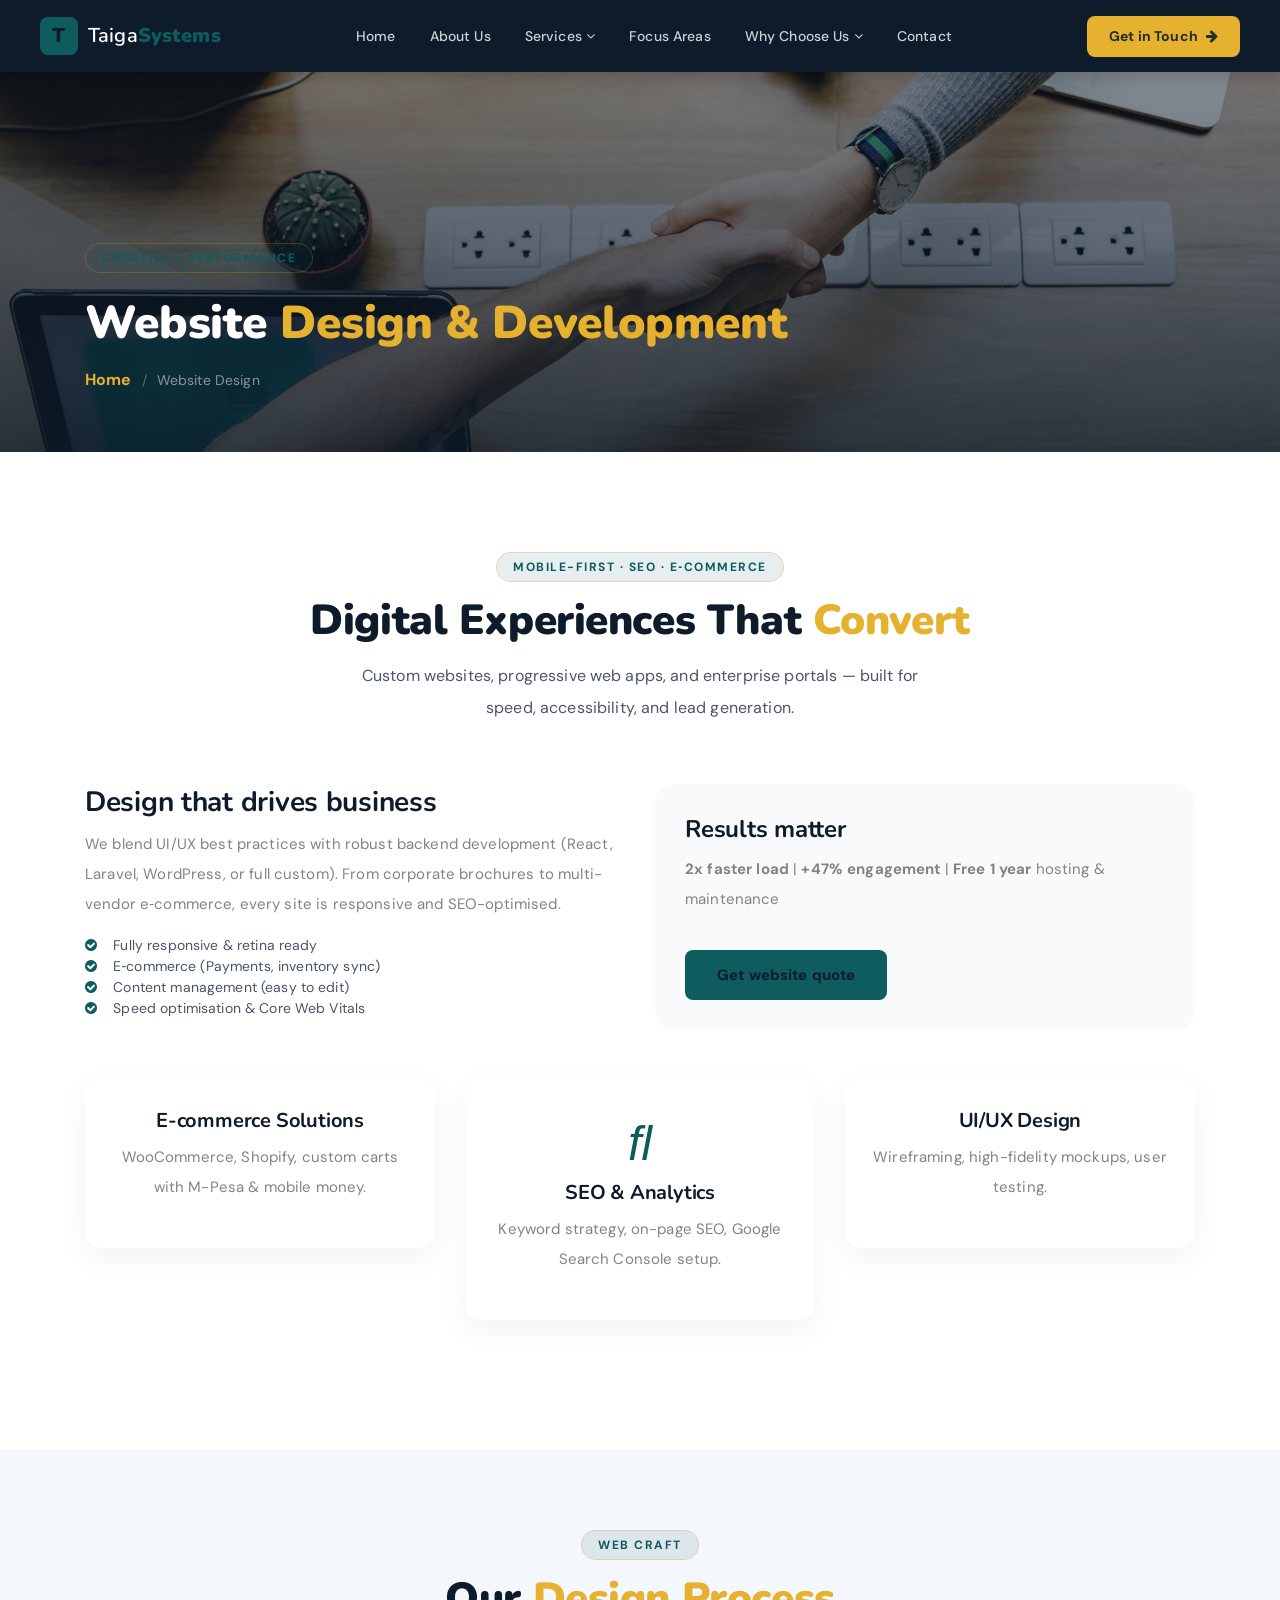
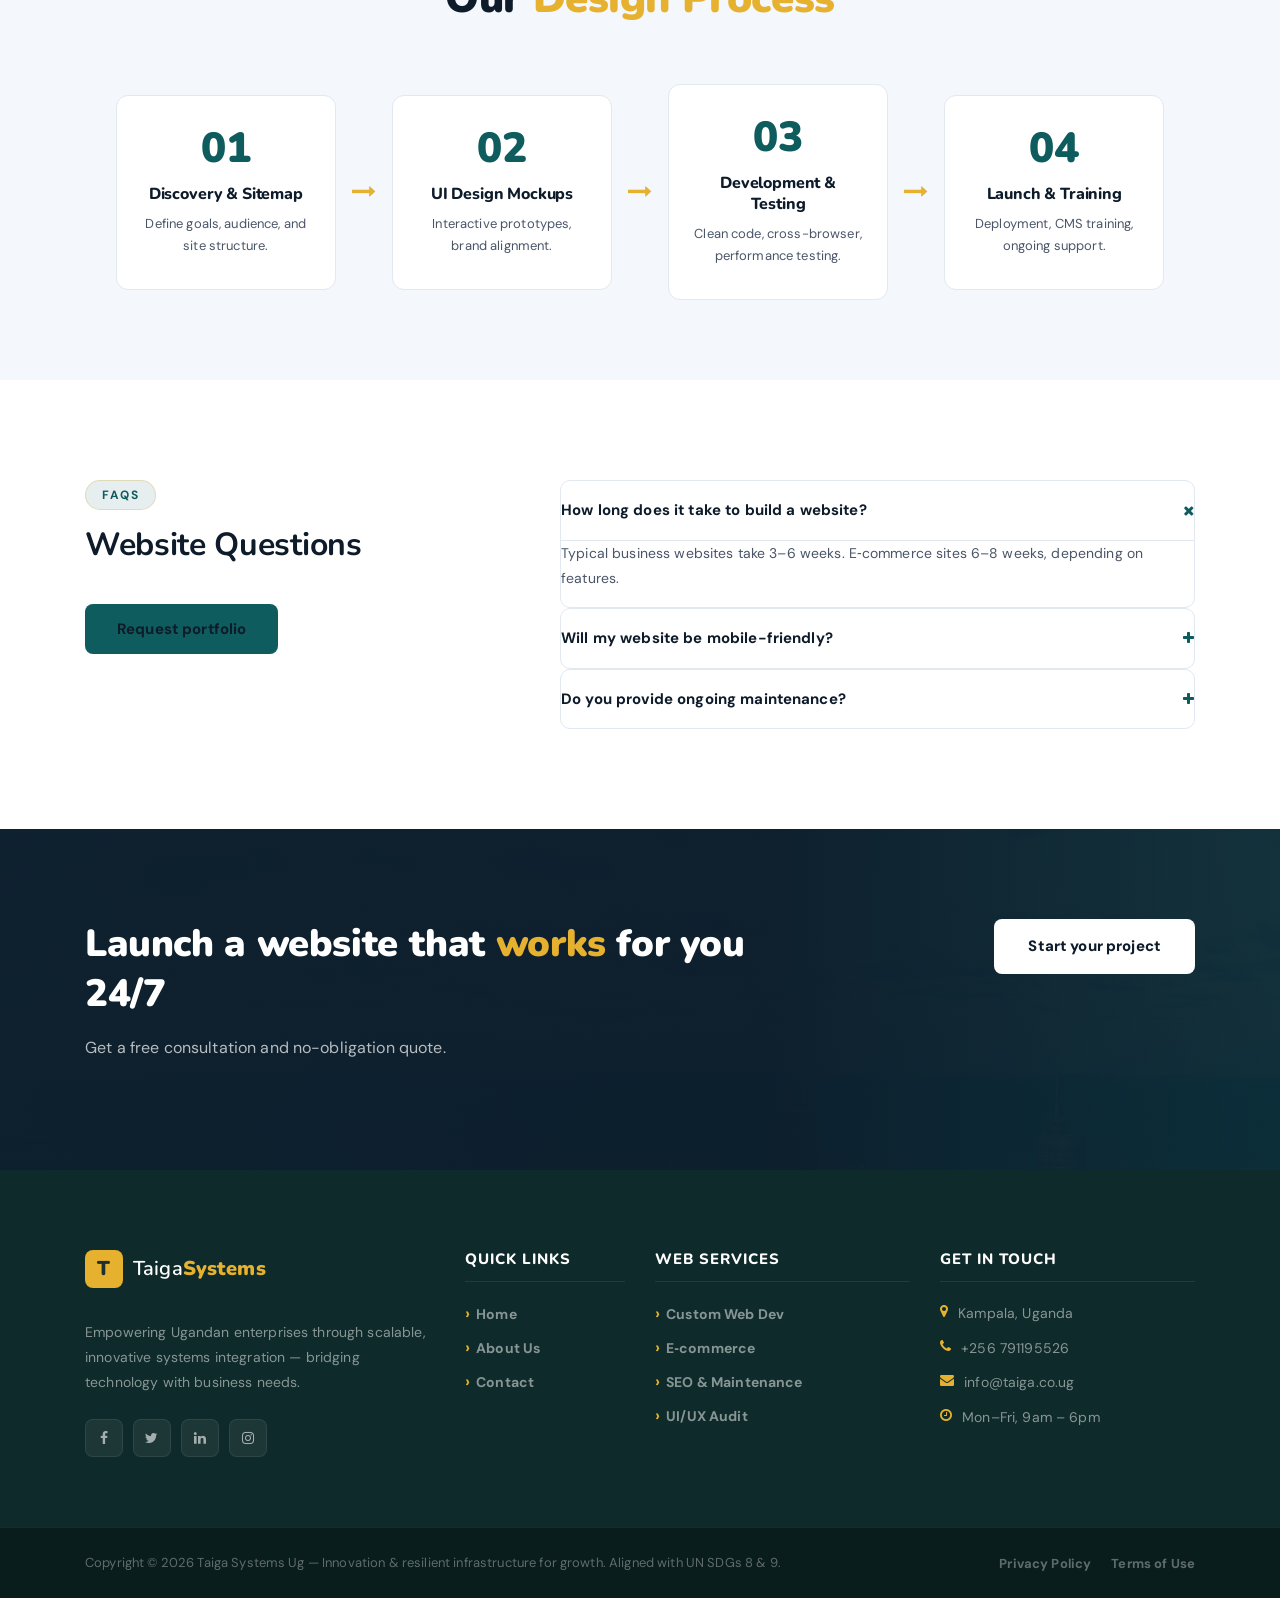
<file: zwebsite_design.html>
<!DOCTYPE html>
<html lang="en">
<head>
    <meta charset="UTF-8">
    <meta name="description" content="Taiga Systems Ug: Professional website design, e-commerce development, SEO-optimized websites, and web application design in Uganda.">
    <meta http-equiv="X-UA-Compatible" content="IE=edge">
    <meta name="viewport" content="width=device-width, initial-scale=1, shrink-to-fit=no">
    <title>Website Design — Taiga Systems Ug</title>
    <link rel="icon" href="img/core-img/favicon.ico">
    <link rel="stylesheet" href="style.css">
    <link rel="stylesheet" href="css/custom-override.css">
    <style>
        :root {
            --primary-color: #0F5C5F;
            --secondary-color: #E6B12E;
            --ve-gold: #E6B12E;
        }
        .ve-section-tag, .ve-hero-badge { background: rgba(15,92,95,0.1) !important; color: var(--primary-color) !important; }
        .ve-page-hero-content h1 span, .ve-highlight { color: var(--secondary-color) !important; }
        .ve-btn-primary { background-color: var(--primary-color) !important; border-color: var(--primary-color) !important; }
        .ve-btn-primary:hover { background-color: #0A4648 !important; }
        .ve-nav-cta .ve-cta-btn { background: var(--secondary-color) !important; color: #1E2F2F !important; }
        .ve-logo-icon { background: var(--primary-color) !important; }
        .ve-logo-text strong { color: var(--primary-color) !important; }
        .ve-service-icon i { color: var(--primary-color) !important; }
        .ve-card-link { color: var(--primary-color) !important; }
        .ve-process-num { color: var(--primary-color) !important; }
        .ve-faq-q i { color: var(--primary-color) !important; }
        .ve-cta-banner { background: linear-gradient(95deg, rgba(15,92,95,0.92), rgba(10,70,72,0.92)), url(img/bg-img/6.jpg) !important; }
        .ve-footer { background: #0F2A2A !important; }
        .ve-footer-logo .ve-logo-icon { background: var(--secondary-color) !important; color: #1E2F2F !important; }
        .ve-footer-logo .ve-logo-text strong { color: var(--secondary-color) !important; }
        .ve-feature-grid .ve-feature-card { background: #ffffff; border-radius: 16px; padding: 30px 24px; margin-bottom: 30px; box-shadow: 0 10px 30px rgba(0,0,0,0.05); transition: all 0.3s ease; text-align: center; }
        .ve-feature-card i { font-size: 48px; color: var(--primary-color); margin-bottom: 20px; }
    </style>
</head>
<body>
    <div class="preloader d-flex align-items-center justify-content-center"><div class="lds-ellipsis"><div></div><div></div><div></div><div></div></div></div>
    
    <header class="ve-header" id="ve-sticky">
        <div class="container-fluid ve-nav-wrap">
            <div class="ve-logo"><a href="index.html"><span class="ve-logo-icon">T</span><span class="ve-logo-text">Taiga<strong>Systems</strong></span></a></div>
            <nav class="ve-nav"><ul><li><a href="index.html">Home</a></li><li><a href="about.html">About Us</a></li><li class="has-drop"><a href="#">Services <i class="fa fa-angle-down"></i></a><ul class="ve-dropdown"><li><a href="cloud-transformation.html">Cloud & Digital Transformation</a></li><li><a href="pos-erp-software.html">POS and ERP & Software</a></li><li><a href="hardware-networking.html">Computer Hardware & Networking</a></li><li><a href="website-design.html" class="active">Website Design</a></li></ul></li><li><a href="focus-areas.html">Focus Areas</a></li><li class="has-drop"><a href="#">Why Choose Us <i class="fa fa-angle-down"></i></a><ul class="ve-dropdown"><li><a href="#">Customer Centric</a></li><li><a href="#">Guaranteed Growth</a></li><li><a href="#">Global Standard</a></li><li><a href="#">SDG Aligned</a></li></ul></li><li><a href="contact.html">Contact</a></li></ul></nav>
            <div class="ve-nav-cta"><a href="contact.html" class="ve-cta-btn">Get in Touch <i class="fa fa-arrow-right"></i></a></div>
            <button class="ve-toggler" id="ve-toggle"><span></span><span></span><span></span></button>
        </div>
        <div class="ve-mobile-menu" id="ve-mobile-menu"><ul><li><a href="index.html">Home</a></li><li><a href="about.html">About Us</a></li><li><a href="cloud-transformation.html">Cloud</a></li><li><a href="pos-erp-software.html">ERP & POS</a></li><li><a href="hardware-networking.html">Hardware</a></li><li><a href="website-design.html">Web Design</a></li><li><a href="focus-areas.html">Focus Areas</a></li><li><a href="contact.html">Contact</a></li></ul></div>
    </header>

    <section class="ve-page-hero" style="background-image:url(img/bg-img/20.jpg);"><div class="ve-page-hero-overlay"></div><div class="container ve-page-hero-content"><span class="ve-section-tag">Creative + Performance</span><h1>Website <span>Design & Development</span></h1><nav aria-label="breadcrumb"><ol class="ve-breadcrumb"><li><a href="index.html">Home</a></li><li class="active">Website Design</li></ol></nav></div></section>

    <section class="ve-section"><div class="container"><div class="ve-section-header text-center"><span class="ve-section-tag">Mobile-first · SEO · E‑commerce</span><h2>Digital Experiences That <span>Convert</span></h2><p>Custom websites, progressive web apps, and enterprise portals — built for speed, accessibility, and lead generation.</p></div><div class="row"><div class="col-lg-6 wow fadeInUp"><h3>Design that drives business</h3><p>We blend UI/UX best practices with robust backend development (React, Laravel, WordPress, or full custom). From corporate brochures to multi-vendor e‑commerce, every site is responsive and SEO-optimised.</p><ul style="list-style:none; padding-left:0;"><li><i class="fa fa-check-circle" style="color:var(--primary-color); margin-right:12px;"></i> Fully responsive & retina ready</li><li><i class="fa fa-check-circle" style="color:var(--primary-color); margin-right:12px;"></i> E‑commerce (Payments, inventory sync)</li><li><i class="fa fa-check-circle" style="color:var(--primary-color); margin-right:12px;"></i> Content management (easy to edit)</li><li><i class="fa fa-check-circle" style="color:var(--primary-color); margin-right:12px;"></i> Speed optimisation & Core Web Vitals</li></ul></div><div class="col-lg-6 wow fadeInUp"><div class="ve-feature-card" style="background:#f8fafc; padding:30px; border-radius:20px;"><i class="fas fa-chart-simple fa-3x"></i><h4>Results matter</h4><p><strong>2x faster load</strong> | <strong>+47% engagement</strong> | <strong>Free 1 year</strong> hosting & maintenance</p><a href="contact.html" class="ve-btn-primary" style="display:inline-block; margin-top:20px;">Get website quote</a></div></div></div><div class="ve-feature-grid row mt-5"><div class="col-md-4"><div class="ve-feature-card"><i class="fas fa-cart-shopping"></i><h5>E‑commerce Solutions</h5><p>WooCommerce, Shopify, custom carts with M-Pesa & mobile money.</p></div></div><div class="col-md-4"><div class="ve-feature-card"><i class="fas fa-search"></i><h5>SEO & Analytics</h5><p>Keyword strategy, on-page SEO, Google Search Console setup.</p></div></div><div class="col-md-4"><div class="ve-feature-card"><i class="fas fa-paintbrush"></i><h5>UI/UX Design</h5><p>Wireframing, high-fidelity mockups, user testing.</p></div></div></div></div></section>

    <section class="ve-process-section"><div class="container"><div class="ve-section-header text-center"><span class="ve-section-tag">Web Craft</span><h2>Our <span>Design Process</span></h2></div><div class="ve-process-grid"><div class="ve-process-step"><div class="ve-process-num">01</div><h5>Discovery & Sitemap</h5><p>Define goals, audience, and site structure.</p></div><div class="ve-process-arrow"><i class="fa fa-long-arrow-right"></i></div><div class="ve-process-step"><div class="ve-process-num">02</div><h5>UI Design Mockups</h5><p>Interactive prototypes, brand alignment.</p></div><div class="ve-process-arrow"><i class="fa fa-long-arrow-right"></i></div><div class="ve-process-step"><div class="ve-process-num">03</div><h5>Development & Testing</h5><p>Clean code, cross-browser, performance testing.</p></div><div class="ve-process-arrow"><i class="fa fa-long-arrow-right"></i></div><div class="ve-process-step"><div class="ve-process-num">04</div><h5>Launch & Training</h5><p>Deployment, CMS training, ongoing support.</p></div></div></div></section>

    <section class="ve-section ve-faq-section"><div class="container"><div class="row"><div class="col-12 col-lg-5"><span class="ve-section-tag">FAQs</span><h2>Website <span>Questions</span></h2><a href="contact.html" class="ve-btn-primary mt-30">Request portfolio</a></div><div class="col-12 col-lg-7"><div class="ve-faq-list"><div class="ve-faq-item open"><div class="ve-faq-q"><span>How long does it take to build a website?</span><i class="fa fa-plus"></i></div><div class="ve-faq-a">Typical business websites take 3–6 weeks. E‑commerce sites 6–8 weeks, depending on features.</div></div><div class="ve-faq-item"><div class="ve-faq-q"><span>Will my website be mobile-friendly?</span><i class="fa fa-plus"></i></div><div class="ve-faq-a">Absolutely. Every site we build is fully responsive and tested on real devices.</div></div><div class="ve-faq-item"><div class="ve-faq-q"><span>Do you provide ongoing maintenance?</span><i class="fa fa-plus"></i></div><div class="ve-faq-a">Yes, we offer affordable monthly plans including backups, updates, security patches, and content edits.</div></div></div></div></div></div></section>

    <section class="ve-cta-banner bg-img"><div class="ve-cta-overlay"></div><div class="container ve-cta-content"><div class="row"><div class="col-12 col-lg-8"><h2>Launch a website that <span>works</span> for you 24/7</h2><p>Get a free consultation and no-obligation quote.</p></div><div class="col-12 col-lg-4 text-lg-right"><a href="contact.html" class="ve-btn-white">Start your project</a></div></div></div></section>

    <footer class="ve-footer"><div class="container"><div class="row"><div class="col-12 col-sm-6 col-lg-4 mb-50"><div class="ve-footer-brand"><a href="index.html" class="ve-footer-logo"><span class="ve-logo-icon">T</span><span class="ve-logo-text">Taiga<strong>Systems</strong></span></a><p>Empowering Ugandan enterprises through scalable, innovative systems integration — bridging technology with business needs.</p><div class="ve-social"><a href="#"><i class="fa fa-facebook"></i></a><a href="#"><i class="fa fa-twitter"></i></a><a href="#"><i class="fa fa-linkedin"></i></a><a href="#"><i class="fa fa-instagram"></i></a></div></div></div><div class="col-12 col-sm-6 col-lg-2 mb-50"><h5 class="ve-footer-title">Quick Links</h5><ul class="ve-footer-links"><li><a href="index.html">Home</a></li><li><a href="about.html">About Us</a></li><li><a href="contact.html">Contact</a></li></ul></div><div class="col-12 col-sm-6 col-lg-3 mb-50"><h5 class="ve-footer-title">Web Services</h5><ul class="ve-footer-links"><li><a href="#">Custom Web Dev</a></li><li><a href="#">E‑commerce</a></li><li><a href="#">SEO & Maintenance</a></li><li><a href="#">UI/UX Audit</a></li></ul></div><div class="col-12 col-sm-6 col-lg-3 mb-50"><h5 class="ve-footer-title">Get In Touch</h5><ul class="ve-footer-contact"><li><i class="fa fa-map-marker"></i> Kampala, Uganda</li><li><i class="fa fa-phone"></i> +256 791195526</li><li><i class="fa fa-envelope"></i> info@taiga.co.ug</li><li><i class="fa fa-clock-o"></i> Mon–Fri, 9am – 6pm</li></ul></div></div></div><div class="ve-footer-bottom"><div class="container"><div class="ve-footer-bottom-inner"><p>Copyright &copy; <script>document.write(new Date().getFullYear());</script> Taiga Systems Ug — Innovation & resilient infrastructure for growth. Aligned with UN SDGs 8 & 9.</p><ul><li><a href="#">Privacy Policy</a></li><li><a href="#">Terms of Use</a></li></ul></div></div></div></footer>

    <script src="js/jquery/jquery-2.2.4.min.js"></script><script src="js/bootstrap/popper.min.js"></script><script src="js/bootstrap/bootstrap.min.js"></script><script src="js/plugins/plugins.js"></script><script src="js/active.js"></script><script src="js/vaultedge.js"></script>
    <script>window.addEventListener('load',function(){document.querySelector('.preloader')&&setTimeout(function(){document.querySelector('.preloader').style.opacity='0';setTimeout(function(){document.querySelector('.preloader').style.display='none'},400)},500);document.getElementById('ve-toggle')&&document.getElementById('ve-mobile-menu')&&document.getElementById('ve-toggle').addEventListener('click',function(){document.getElementById('ve-mobile-menu').classList.toggle('active')});document.querySelectorAll('.ve-faq-item').forEach(e=>{e.querySelector('.ve-faq-q').addEventListener('click',function(){let t=e.classList.contains('open');document.querySelectorAll('.ve-faq-item').forEach(e=>e.classList.remove('open'));t?e.classList.remove('open'):e.classList.add('open')})})});</script>
</body>
</html>
</file>
<file: style.css>
/* [Core Stylesheet - 1.0] */
/* :: 1.0 Import Fonts */
@import url("https://fonts.googleapis.com/css2?family=Raleway:wght@300;400;500;600;700&family=Source+Sans+3:wght@300;400;600;700&display=swap");
/* :: 2.0 Import All CSS */
@import url(css/bootstrap.min.css);
@import url(css/classy-nav.css);
@import url(css/owl.carousel.min.css);
@import url(css/animate.css);
@import url(css/font-awesome.min.css);
@import url(css/credit-icon.css);
/* :: 3.0 Base CSS */
* {
  margin: 0;
  padding: 0; }

body {
  font-family: "Source Sans 3", sans-serif;
  font-size: 14px; }

h1,
h2,
h3,
h4,
h5,
h6 {
  font-family: "Raleway", sans-serif;
  color: #000000;
  line-height: 1.3;
  font-weight: 700; }

p {
  color: #838383;
  font-size: 15px;
  line-height: 2;
  font-weight: 400; }

a,
a:hover,
a:focus {
  -webkit-transition-duration: 500ms;
  transition-duration: 500ms;
  text-decoration: none;
  outline: 0 solid transparent;
  color: #000000;
  font-weight: 700;
  font-size: 16px; }

ul,
ol {
  margin: 0; }
  ul li,
  ol li {
    list-style: none; }

img {
  height: auto;
  max-width: 100%; }

/* :: 3.1.0 Spacing */
.mt-15 {
  margin-top: 15px !important; }

.mt-30 {
  margin-top: 30px !important; }

.mt-50 {
  margin-top: 50px !important; }

.mt-70 {
  margin-top: 70px !important; }

.mt-100 {
  margin-top: 100px !important; }

.mb-15 {
  margin-bottom: 15px !important; }

.mb-30 {
  margin-bottom: 30px !important; }

.mb-50 {
  margin-bottom: 50px !important; }

.mb-70 {
  margin-bottom: 70px !important; }

.mb-100 {
  margin-bottom: 100px !important; }

.ml-15 {
  margin-left: 15px !important; }

.ml-30 {
  margin-left: 30px !important; }

.ml-50 {
  margin-left: 50px !important; }

.mr-15 {
  margin-right: 15px !important; }

.mr-30 {
  margin-right: 30px !important; }

.mr-50 {
  margin-right: 50px !important; }

/* :: 3.2.0 Height */
.height-400 {
  height: 400px !important; }

.height-500 {
  height: 500px !important; }

.height-600 {
  height: 600px !important; }

.height-700 {
  height: 700px !important; }

.height-800 {
  height: 800px !important; }

/* :: 3.3.0 Section Padding */
.section-padding-100 {
  padding-top: 100px;
  padding-bottom: 100px; }

.section-padding-100-0 {
  padding-top: 100px;
  padding-bottom: 0; }

.section-padding-0-100 {
  padding-top: 0;
  padding-bottom: 100px; }

.section-padding-100-70 {
  padding-top: 100px;
  padding-bottom: 70px; }

/* :: 3.4.0 Preloader */
.preloader {
  background-color: #1b3a6b;
  width: 100%;
  height: 100%;
  position: fixed;
  top: 0;
  left: 0;
  right: 0;
  z-index: 99999; }
  .preloader .lds-ellipsis {
    display: inline-block;
    position: relative;
    width: 64px;
    height: 64px; }
    .preloader .lds-ellipsis div {
      position: absolute;
      top: 27px;
      width: 11px;
      height: 11px;
      border-radius: 50%;
      background: #0e9c7f;
      animation-timing-function: cubic-bezier(0, 1, 1, 0); }
      .preloader .lds-ellipsis div:nth-child(1) {
        left: 6px;
        -webkit-animation: lds-ellipsis1 0.6s infinite;
        animation: lds-ellipsis1 0.6s infinite; }
      .preloader .lds-ellipsis div:nth-child(2) {
        left: 6px;
        -webkit-animation: lds-ellipsis2 0.6s infinite;
        animation: lds-ellipsis2 0.6s infinite; }
      .preloader .lds-ellipsis div:nth-child(3) {
        left: 26px;
        -webkit-animation: lds-ellipsis2 0.6s infinite;
        animation: lds-ellipsis2 0.6s infinite; }
      .preloader .lds-ellipsis div:nth-child(4) {
        left: 45px;
        -webkit-animation: lds-ellipsis3 0.6s infinite;
        animation: lds-ellipsis3 0.6s infinite; }

@-webkit-keyframes lds-ellipsis1 {
  0% {
    -webkit-transform: scale(0);
    transform: scale(0); }
  100% {
    -webkit-transform: scale(1);
    transform: scale(1); } }
@keyframes lds-ellipsis1 {
  0% {
    -webkit-transform: scale(0);
    transform: scale(0); }
  100% {
    -webkit-transform: scale(1);
    transform: scale(1); } }
@-webkit-keyframes lds-ellipsis3 {
  0% {
    -webkit-transform: scale(1);
    transform: scale(1); }
  100% {
    -webkit-transform: scale(0);
    transform: scale(0); } }
@keyframes lds-ellipsis3 {
  0% {
    -webkit-transform: scale(1);
    transform: scale(1); }
  100% {
    -webkit-transform: scale(0);
    transform: scale(0); } }
@-webkit-keyframes lds-ellipsis2 {
  0% {
    -webkit-transform: translate(0, 0);
    transform: translate(0, 0); }
  100% {
    -webkit-transform: translate(19px, 0);
    transform: translate(19px, 0); } }
@keyframes lds-ellipsis2 {
  0% {
    -webkit-transform: translate(0, 0);
    transform: translate(0, 0); }
  100% {
    -webkit-transform: translate(19px, 0);
    transform: translate(19px, 0); } }
/* :: 3.5.0 Miscellaneous */
.jarallax {
  position: relative;
  z-index: 0; }

.jarallax > .jarallax-img {
  position: absolute;
  object-fit: cover;
  font-family: 'object-fit: cover;';
  top: 0;
  left: 0;
  width: 100%;
  height: 100%;
  z-index: -1; }

.section-heading {
  position: relative;
  z-index: 1;
  margin-bottom: 30px; }
  .section-heading .line {
    width: 25px;
    height: 5px;
    border-radius: 3px;
    background-color: #0e9c7f;
    margin-bottom: 20px; }
  .section-heading p {
    font-size: 12px;
    margin-bottom: 0;
    letter-spacing: 2px;
    color: #a5a5a5;
    text-transform: uppercase; }
  .section-heading h2 {
    font-size: 36px;
    color: #212121;
    font-weight: 700;
    margin-bottom: 0; }
    @media only screen and (min-width: 992px) and (max-width: 1199px) {
      .section-heading h2 {
        font-size: 28px; } }
    @media only screen and (min-width: 768px) and (max-width: 991px) {
      .section-heading h2 {
        font-size: 24px; } }
    @media only screen and (max-width: 767px) {
      .section-heading h2 {
        font-size: 24px; } }
  .section-heading.white .line {
    background-color: #ffffff; }
  .section-heading.white p,
  .section-heading.white h2 {
    color: #ffffff; }
  .section-heading.text-center .line {
    margin-left: auto;
    margin-right: auto; }

.box-shadow {
  position: relative;
  z-index: 1; }
  .box-shadow:hover {
    box-shadow: 0 0 24px rgba(0, 0, 0, 0.2); }

.tooltip-inner {
  background-color: #0e9c7f;
  box-shadow: 0 0 24px rgba(0, 0, 0, 0.2); }

.tooltip .arrow::before {
  border-bottom-color: #0e9c7f; }

.bg-img {
  background-position: center center;
  background-size: cover;
  background-repeat: no-repeat; }

.bg-white {
  background-color: #ffffff !important; }

.bg-dark {
  background-color: #000000 !important; }

.bg-transparent {
  background-color: transparent !important; }

.bg-gray {
  background-color: #f5f7fa; }

.font-bold {
  font-weight: 700; }

.font-light {
  font-weight: 300; }

.bg-overlay {
  position: relative;
  z-index: 2;
  background-position: center center;
  background-size: cover; }
  .bg-overlay::after {
    background-color: rgba(0, 0, 0, 0.61);
    position: absolute;
    z-index: -1;
    top: 0;
    left: 0;
    width: 100%;
    height: 100%;
    content: ""; }

.bg-fixed {
  background-attachment: fixed !important; }

/* :: 3.6.0 ScrollUp */
#scrollUp {
  background-color: #1b3a6b;
  border-radius: 5px 0 0 5px;
  bottom: 70px;
  color: #ffffff;
  font-size: 10px;
  padding: 12px 0;
  height: 60px;
  line-height: 1.5;
  right: 0;
  text-align: center;
  width: 35px;
  -webkit-transition-duration: 500ms;
  transition-duration: 500ms;
  font-weight: 700;
  box-shadow: 0 1px 5px 2px rgba(0, 0, 0, 0.15);
  text-transform: uppercase; }
  #scrollUp i {
    font-size: 18px;
    display: block; }
  #scrollUp:hover {
    background-color: #0e9c7f;
    color: #ffffff; }

/* :: 3.7.0 Credit Button */
.credit-btn {
  -webkit-transition-duration: 500ms;
  transition-duration: 500ms;
  background-color: #0e9c7f;
  position: relative;
  z-index: 1;
  display: inline-block;
  min-width: 175px;
  height: 48px;
  color: #ffffff;
  border-radius: 5px;
  padding: 0 30px;
  font-size: 14px;
  line-height: 48px;
  font-weight: 700;
  text-transform: uppercase; }
  .credit-btn:hover, .credit-btn:focus {
    font-size: 14px;
    font-weight: 700;
    background-color: #1b3a6b;
    color: #ffffff; }
  .credit-btn.btn-2 {
    background-color: #1b3a6b;
    color: #ffffff; }
    .credit-btn.btn-2:hover, .credit-btn.btn-2:focus {
      background-color: #0e9c7f;
      color: #ffffff; }
  .credit-btn.btn-3 {
    background-color: transparent;
    color: #1b3a6b;
    border: 2px solid #1b3a6b;
    line-height: 44px; }
    .credit-btn.btn-3:hover, .credit-btn.btn-3:focus {
      border: 2px solid #1b3a6b;
      background-color: #1b3a6b;
      color: #ffffff; }

/* :: 4.0 Header Area CSS */
.header-area {
  position: relative;
  z-index: 1000;
  width: 100%; }
  .header-area .top-header-area {
    position: relative;
    z-index: 1;
    width: 100%;
    height: 80px;
    background-color: #eef1f7; }
    .header-area .top-header-area .top-contact-info {
      position: relative;
      z-index: 1; }
      .header-area .top-header-area .top-contact-info a {
        display: inline-block;
        color: #838383;
        font-size: 14px;
        margin-bottom: 0;
        display: -webkit-box;
        display: -ms-flexbox;
        display: flex;
        -webkit-box-align: center;
        -ms-flex-align: center;
        -ms-grid-row-align: center;
        align-items: center;
        font-weight: 600; }
        .header-area .top-header-area .top-contact-info a img {
          margin-right: 10px; }
        @media only screen and (max-width: 767px) {
          .header-area .top-header-area .top-contact-info a span {
            display: none; } }
        .header-area .top-header-area .top-contact-info a:first-child {
          margin-right: 30px; }
        .header-area .top-header-area .top-contact-info a:hover, .header-area .top-header-area .top-contact-info a:focus {
          color: #1b3a6b; }
        @media only screen and (min-width: 768px) and (max-width: 991px) {
          .header-area .top-header-area .top-contact-info a {
            font-size: 13px; } }
  .header-area .credit-main-menu {
    position: relative;
    width: 100%;
    z-index: 1;
    background-color: #0e9c7f; }
    .header-area .credit-main-menu::after {
      width: 50%;
      height: 100%;
      background-color: #1b3a6b;
      position: absolute;
      top: 0;
      left: 0;
      content: '';
      z-index: 1; }
    .header-area .credit-main-menu .classy-nav-container {
      background-color: transparent; }
    .header-area .credit-main-menu .classy-navbar {
      height: 85px;
      padding: 0;
      background-color: #1b3a6b; }
      @media only screen and (max-width: 767px) {
        .header-area .credit-main-menu .classy-navbar {
          height: 70px; } }
      .header-area .credit-main-menu .classy-navbar .classynav ul li a {
        font-weight: 600;
        text-transform: capitalize;
        font-size: 15px;
        padding: 0 15px;
        color: #ffffff; }
        .header-area .credit-main-menu .classy-navbar .classynav ul li a:hover, .header-area .credit-main-menu .classy-navbar .classynav ul li a:focus {
          color: #0e9c7f; }
        @media only screen and (min-width: 992px) and (max-width: 1199px) {
          .header-area .credit-main-menu .classy-navbar .classynav ul li a {
            font-size: 14px; } }
        @media only screen and (min-width: 768px) and (max-width: 991px) {
          .header-area .credit-main-menu .classy-navbar .classynav ul li a {
            color: #1b3a6b; } }
        @media only screen and (max-width: 767px) {
          .header-area .credit-main-menu .classy-navbar .classynav ul li a {
            color: #1b3a6b; } }
      .header-area .credit-main-menu .classy-navbar .classynav > ul > li:first-child a {
        padding-left: 0; }
        @media only screen and (min-width: 768px) and (max-width: 991px) {
          .header-area .credit-main-menu .classy-navbar .classynav > ul > li:first-child a {
            padding-left: 15px; } }
        @media only screen and (max-width: 767px) {
          .header-area .credit-main-menu .classy-navbar .classynav > ul > li:first-child a {
            padding-left: 15px; } }
      .header-area .credit-main-menu .classy-navbar .classynav ul li.megamenu-item > a::after,
      .header-area .credit-main-menu .classy-navbar .classynav ul li.has-down > a::after {
        color: #ffffff; }
        @media only screen and (min-width: 768px) and (max-width: 991px) {
          .header-area .credit-main-menu .classy-navbar .classynav ul li.megamenu-item > a::after,
          .header-area .credit-main-menu .classy-navbar .classynav ul li.has-down > a::after {
            color: #1b3a6b; } }
        @media only screen and (max-width: 767px) {
          .header-area .credit-main-menu .classy-navbar .classynav ul li.megamenu-item > a::after,
          .header-area .credit-main-menu .classy-navbar .classynav ul li.has-down > a::after {
            color: #1b3a6b; } }
      .header-area .credit-main-menu .classy-navbar .classynav ul li ul li a {
        color: #1b3a6b;
        font-size: 14px; }
      .header-area .credit-main-menu .classy-navbar .contact {
        position: relative;
        z-index: 1;
        padding-left: 50px;
        height: 100%;
        overflow-y: hidden;
        overflow-x: hidden; }
        .header-area .credit-main-menu .classy-navbar .contact::before {
          width: 100%;
          height: 200%;
          content: '';
          position: absolute;
          top: 42%;
          left: 0;
          z-index: -1;
          background-color: #0e9c7f;
          -webkit-transform: rotate(30deg);
          transform: rotate(30deg); }
        .header-area .credit-main-menu .classy-navbar .contact::after {
          width: 1000%;
          height: 100%;
          content: '';
          position: absolute;
          top: 0;
          left: 62px;
          z-index: -1;
          background-color: #0e9c7f; }
        .header-area .credit-main-menu .classy-navbar .contact a {
          display: inline-block;
          font-size: 24px;
          color: #1b3a6b;
          font-weight: 700;
          line-height: 85px; }
          .header-area .credit-main-menu .classy-navbar .contact a:hover {
            color: #ffffff; }
          @media only screen and (min-width: 992px) and (max-width: 1199px) {
            .header-area .credit-main-menu .classy-navbar .contact a {
              font-size: 20px; } }
          @media only screen and (min-width: 768px) and (max-width: 991px) {
            .header-area .credit-main-menu .classy-navbar .contact a {
              font-size: 18px; } }
          @media only screen and (max-width: 767px) {
            .header-area .credit-main-menu .classy-navbar .contact a {
              font-size: 14px;
              line-height: 70px; } }
  .header-area .is-sticky .credit-main-menu {
    box-shadow: 0 7px 40px 0 rgba(0, 0, 0, 0.3); }

/* :: 5.0 Hero Area CSS */
.hero-area {
  position: relative;
  z-index: 1; }
  .hero-area .owl-dots {
    display: -webkit-box;
    display: -ms-flexbox;
    display: flex;
    -webkit-box-pack: center;
    -ms-flex-pack: center;
    justify-content: center;
    position: absolute;
    width: 100%;
    z-index: 100;
    bottom: 30px;
    left: 0;
    right: 0; }
    .hero-area .owl-dots .owl-dot {
      width: 8px;
      height: 8px;
      background-color: #d2d2d2;
      border-radius: 50%;
      margin: 0 6px; }
      .hero-area .owl-dots .owl-dot.active {
        background-color: #0e9c7f; }
  .hero-area .owl-prev,
  .hero-area .owl-next {
    position: absolute;
    width: 46px;
    height: 46px;
    border-radius: 50%;
    top: 50%;
    margin-top: -23px;
    font-size: 18px;
    color: #ffffff;
    background-color: #1b3a6b;
    left: 20px;
    text-align: center;
    -webkit-transition-duration: 500ms;
    transition-duration: 500ms;
    line-height: 46px;
    opacity: 0;
    visibility: hidden; }
    @media only screen and (max-width: 767px) {
      .hero-area .owl-prev,
      .hero-area .owl-next {
        left: 10px; } }
    .hero-area .owl-prev:hover,
    .hero-area .owl-next:hover {
      background-color: #0e9c7f;
      color: #ffffff; }
  .hero-area .owl-next {
    left: auto;
    right: 20px; }
    @media only screen and (max-width: 767px) {
      .hero-area .owl-next {
        right: 10px; } }
  .hero-area:hover .owl-next,
  .hero-area:hover .owl-prev {
    opacity: 1;
    visibility: visible; }

.single-slide {
  position: relative;
  z-index: 99;
  width: 100%;
  height: 760px;
  background-color: #ffffff;
  overflow: hidden; }
  @media only screen and (min-width: 992px) and (max-width: 1199px) {
    .single-slide {
      height: 600px; } }
  @media only screen and (min-width: 768px) and (max-width: 991px) {
    .single-slide {
      height: 600px; } }
  @media only screen and (max-width: 767px) {
    .single-slide {
      height: 600px; } }
  .single-slide .slide-bg-img {
    position: absolute;
    width: 100%;
    height: 100%;
    z-index: -12;
    top: 0;
    left: 0;
    right: 0;
    bottom: 0;
    -webkit-animation: slide-bg linear 10000ms infinite;
    animation: slide-bg linear 10000ms infinite; }
  .single-slide .slide-du-indicator {
    position: absolute;
    z-index: 10;
    width: 0;
    height: 2px;
    background-color: #0e9c7f;
    left: 0;
    bottom: 0;
    -webkit-animation: slide-du-indicator linear 10000ms infinite;
    animation: slide-du-indicator linear 10000ms infinite; }
  .single-slide .welcome-text {
    position: relative;
    z-index: 1; }
    .single-slide .welcome-text h6 {
      font-size: 18px;
      font-weight: 400;
      color: #ffffff;
      margin-bottom: 15px; }
    .single-slide .welcome-text h2 {
      font-size: 70px;
      color: #ffffff;
      font-weight: 600;
      margin-bottom: 10px;
      text-transform: uppercase; }
      .single-slide .welcome-text h2 span {
        color: #0e9c7f; }
      @media only screen and (min-width: 992px) and (max-width: 1199px) {
        .single-slide .welcome-text h2 {
          font-size: 48px; } }
      @media only screen and (min-width: 768px) and (max-width: 991px) {
        .single-slide .welcome-text h2 {
          font-size: 42px; } }
      @media only screen and (max-width: 767px) {
        .single-slide .welcome-text h2 {
          font-size: 24px; } }
    .single-slide .welcome-text p {
      font-size: 16px;
      color: #ffffff; }

@-webkit-keyframes slide-du-indicator {
  0% {
    width: 0; }
  100% {
    width: 100%; } }
@keyframes slide-du-indicator {
  0% {
    width: 0; }
  100% {
    width: 100%; } }
@-webkit-keyframes slide-bg {
  0% {
    -webkit-transform: scale(1.3);
    transform: scale(1.3); }
  100% {
    -webkit-transform: scale(1);
    transform: scale(1); } }
@keyframes slide-bg {
  0% {
    -webkit-transform: scale(1.3);
    transform: scale(1.3); }
  100% {
    -webkit-transform: scale(1);
    transform: scale(1); } }
/* :: 6.0 Features Area CSS */
.single-features-area {
  position: relative;
  z-index: 1; }
  .single-features-area h6 {
    font-size: 18px;
    color: #6e6e6e;
    margin-bottom: 0;
    font-family: "Source Sans 3", sans-serif;
    font-weight: 600;
    line-height: 1.8; }
  .single-features-area img {
    margin-bottom: 15px; }
  .single-features-area h5 {
    font-size: 18px;
    margin-bottom: 0;
    -webkit-transition-duration: 500ms;
    transition-duration: 500ms; }
    @media only screen and (min-width: 992px) and (max-width: 1199px) {
      .single-features-area h5 {
        font-size: 15px; } }
  .single-features-area:hover h5 {
    color: #0e9c7f; }

/* :: 7.0 Special Feature CSS */
.special-feature-area {
  position: relative;
  z-index: 1; }
  .special-feature-area .special-feature-content {
    -webkit-box-flex: 0;
    -ms-flex: 0 0 50%;
    flex: 0 0 50%;
    max-width: 50%;
    width: 50%;
    background-color: #0e9c7f; }
    @media only screen and (max-width: 767px) {
      .special-feature-area .special-feature-content {
        -webkit-box-flex: 0;
        -ms-flex: 0 0 100%;
        flex: 0 0 100%;
        max-width: 100%;
        width: 100%; } }
    .special-feature-area .special-feature-content .feature-text {
      position: relative;
      z-index: 1;
      max-width: 555px;
      margin-left: auto;
      padding-right: 70px; }
      .special-feature-area .special-feature-content .feature-text h6 {
        color: #ffffff;
        line-height: 1.7;
        margin-bottom: 50px;
        font-weight: 600; }
        @media only screen and (min-width: 768px) and (max-width: 991px) {
          .special-feature-area .special-feature-content .feature-text h6 {
            font-size: 14px; } }
        @media only screen and (max-width: 767px) {
          .special-feature-area .special-feature-content .feature-text h6 {
            font-size: 14px; } }
      @media only screen and (min-width: 992px) and (max-width: 1199px) {
        .special-feature-area .special-feature-content .feature-text {
          max-width: 465px;
          padding-right: 40px; } }
      @media only screen and (min-width: 768px) and (max-width: 991px) {
        .special-feature-area .special-feature-content .feature-text {
          max-width: 350px;
          padding-right: 20px; } }
      @media only screen and (max-width: 767px) {
        .special-feature-area .special-feature-content .feature-text {
          max-width: 100%;
          padding-right: 15px;
          padding-left: 15px; } }
  .special-feature-area .special-feature-thumbnail {
    -webkit-box-flex: 0;
    -ms-flex: 0 0 50%;
    flex: 0 0 50%;
    max-width: 50%;
    width: 50%; }
    @media only screen and (max-width: 767px) {
      .special-feature-area .special-feature-thumbnail {
        -webkit-box-flex: 0;
        -ms-flex: 0 0 100%;
        flex: 0 0 100%;
        max-width: 100%;
        width: 100%;
        height: 250px; } }
  .special-feature-area.style-2 .special-feature-content {
    background-color: #1b3a6b; }
    .special-feature-area.style-2 .special-feature-content .feature-text {
      margin-left: 0;
      margin-right: auto;
      padding-right: 0;
      padding-left: 70px; }
      @media only screen and (min-width: 992px) and (max-width: 1199px) {
        .special-feature-area.style-2 .special-feature-content .feature-text {
          padding-left: 40px; } }
      @media only screen and (min-width: 768px) and (max-width: 991px) {
        .special-feature-area.style-2 .special-feature-content .feature-text {
          padding-left: 20px; } }
      @media only screen and (max-width: 767px) {
        .special-feature-area.style-2 .special-feature-content .feature-text {
          padding-left: 15px;
          padding-right: 15px; } }

/* :: 8.0 CTA Area CSS */
.cta-area {
  position: relative;
  z-index: 1; }
  .cta-area .cta-thumbnail {
    -webkit-box-flex: 0;
    -ms-flex: 0 0 50%;
    flex: 0 0 50%;
    max-width: 50%;
    width: 50%; }
    @media only screen and (min-width: 768px) and (max-width: 991px) {
      .cta-area .cta-thumbnail {
        -webkit-box-flex: 0;
        -ms-flex: 0 0 100%;
        flex: 0 0 100%;
        max-width: 100%;
        width: 100%;
        height: 400px; } }
    @media only screen and (max-width: 767px) {
      .cta-area .cta-thumbnail {
        -webkit-box-flex: 0;
        -ms-flex: 0 0 100%;
        flex: 0 0 100%;
        max-width: 100%;
        width: 100%;
        height: 280px; } }
  .cta-area .cta-content {
    position: relative;
    z-index: 1;
    padding: 100px 5%;
    -webkit-box-flex: 0;
    -ms-flex: 0 0 50%;
    flex: 0 0 50%;
    max-width: 50%;
    width: 50%;
    background-color: #0e9c7f; }
    @media only screen and (min-width: 768px) and (max-width: 991px) {
      .cta-area .cta-content {
        -webkit-box-flex: 0;
        -ms-flex: 0 0 100%;
        flex: 0 0 100%;
        max-width: 100%;
        width: 100%; } }
    @media only screen and (max-width: 767px) {
      .cta-area .cta-content {
        -webkit-box-flex: 0;
        -ms-flex: 0 0 100%;
        flex: 0 0 100%;
        max-width: 100%;
        width: 100%; } }
    .cta-area .cta-content h6 {
      color: #ffffff;
      font-weight: 600;
      font-family: "Source Sans 3", sans-serif;
      line-height: 1.8; }
    .cta-area .cta-content .single-skils-area .skills-text span {
      color: #ffffff;
      font-size: 18px;
      font-weight: 700; }
    .cta-area .cta-content .single-skils-area p {
      margin-bottom: 0;
      font-family: "Source Sans 3", sans-serif;
      letter-spacing: 2px;
      color: #ffffff;
      text-transform: uppercase; }

.cta-2-area {
  position: relative;
  z-index: 1;
  background-color: #1b3a6b;
  padding-top: 50px; }
  .cta-2-area .cta-content .cta-text {
    position: relative;
    z-index: 1;
    margin-bottom: 50px; }
    .cta-2-area .cta-content .cta-text h4 {
      color: #ffffff;
      font-family: "Source Sans 3", sans-serif;
      margin-bottom: 0;
      font-weight: 600; }
      @media only screen and (min-width: 768px) and (max-width: 991px) {
        .cta-2-area .cta-content .cta-text h4 {
          font-size: 18px; } }
    .cta-2-area .cta-content .cta-text p {
      color: #ffffff;
      font-size: 14px;
      margin-bottom: 0; }
    @media only screen and (max-width: 767px) {
      .cta-2-area .cta-content .cta-text {
        -webkit-box-flex: 0;
        -ms-flex: 0 0 100%;
        flex: 0 0 100%;
        max-width: 100%;
        width: 100%; } }
  .cta-2-area .cta-content .cta-btn {
    position: relative;
    z-index: 1;
    margin-bottom: 50px; }
    @media only screen and (max-width: 767px) {
      .cta-2-area .cta-content .cta-btn {
        -webkit-box-flex: 0;
        -ms-flex: 0 0 100%;
        flex: 0 0 100%;
        max-width: 100%;
        width: 100%; } }

.contact--area .section-heading h2,
.news--area .section-heading h2 {
  font-size: 24px; }

.news--area {
  position: relative;
  z-index: 1; }

.single-news-area {
  position: relative;
  z-index: 1;
  margin-bottom: 15px; }
  .single-news-area:last-child {
    margin-bottom: 0; }
  .single-news-area .news-thumbnail {
    -webkit-box-flex: 0;
    -ms-flex: 0 0 37%;
    flex: 0 0 37%;
    max-width: 37%;
    width: 37%; }
  .single-news-area .news-content {
    -webkit-box-flex: 0;
    -ms-flex: 0 0 63%;
    flex: 0 0 63%;
    max-width: 63%;
    width: 63%;
    padding-left: 15px; }
    .single-news-area .news-content span {
      font-size: 10px;
      color: #ffffff;
      background-color: #0e9c7f;
      padding: 3px 15px;
      border-radius: 30px;
      display: inline-block;
      margin-bottom: 5px; }
    .single-news-area .news-content a {
      display: block;
      font-weight: 400;
      font-size: 16px;
      margin-bottom: 0; }
      .single-news-area .news-content a:hover, .single-news-area .news-content a:focus {
        color: #0e9c7f; }
    .single-news-area .news-content .news-meta a {
      position: relative;
      z-index: 1;
      display: inline-block;
      font-size: 12px;
      color: #838383;
      font-weight: 600;
      margin-bottom: 0;
      line-height: 1; }
      .single-news-area .news-content .news-meta a img {
        margin-right: 5px; }
      .single-news-area .news-content .news-meta a:last-child {
        margin-left: 31px; }
        .single-news-area .news-content .news-meta a:last-child::after {
          content: '|';
          position: absolute;
          top: 0;
          left: -20px;
          z-index: 1; }
      .single-news-area .news-content .news-meta a:hover, .single-news-area .news-content .news-meta a:focus {
        color: #0e9c7f; }
      @media only screen and (min-width: 992px) and (max-width: 1199px) {
        .single-news-area .news-content .news-meta a {
          font-size: 10px; } }
      @media only screen and (max-width: 767px) {
        .single-news-area .news-content .news-meta a {
          font-size: 10px; } }

.contact--area {
  position: relative;
  z-index: 1; }
  .contact--area .contact-content {
    padding: 55px 45px;
    background-color: #ffffff;
    border: 1px solid #afbace; }
    @media only screen and (min-width: 992px) and (max-width: 1199px) {
      .contact--area .contact-content {
        padding: 30px; } }
    @media only screen and (max-width: 767px) {
      .contact--area .contact-content {
        padding: 20px; } }
    .contact--area .contact-content .single-contact-content {
      position: relative;
      z-index: 1;
      margin-bottom: 45px; }
      .contact--area .contact-content .single-contact-content:last-child {
        margin-bottom: 0; }
      .contact--area .contact-content .single-contact-content .icon {
        -webkit-box-flex: 0;
        -ms-flex: 0 0 48px;
        flex: 0 0 48px;
        max-width: 48px;
        width: 48px;
        height: 48px;
        line-height: 48px;
        color: #ffffff;
        text-align: center;
        margin-right: 15px;
        background-color: #0e9c7f; }
      .contact--area .contact-content .single-contact-content .text p {
        font-weight: 600;
        color: #212121;
        margin-bottom: 0; }
        @media only screen and (min-width: 992px) and (max-width: 1199px) {
          .contact--area .contact-content .single-contact-content .text p {
            font-size: 12px; } }
        @media only screen and (max-width: 767px) {
          .contact--area .contact-content .single-contact-content .text p {
            font-size: 12px; } }
      .contact--area .contact-content .single-contact-content .text span {
        font-size: 11px;
        text-transform: uppercase;
        letter-spacing: 2px;
        color: #838383; }
  .contact--area.contact-page .contact-content {
    padding: 35px;
    border: none;
    background-color: #1b3a6b; }
    .contact--area.contact-page .contact-content h5 {
      color: #ffffff;
      font-weight: 600;
      font-size: 18px;
      margin-bottom: 35px; }
    .contact--area.contact-page .contact-content .single-contact-content .text p,
    .contact--area.contact-page .contact-content .single-contact-content .text span {
      color: #ffffff; }

/* :: 9.0 Newsletter Area CSS */
.newsletter-area {
  position: relative;
  z-index: 3; }
  .newsletter-area::after {
    content: '';
    position: absolute;
    width: 100%;
    height: 100%;
    top: 0;
    left: 0;
    background-color: rgba(0, 54, 121, 0.7);
    z-index: -1; }
  .newsletter-area .nl-content {
    position: relative;
    z-index: 1; }
    .newsletter-area .nl-content h2 {
      color: #ffffff;
      margin-bottom: 25px;
      display: block;
      font-weight: 400;
      font-size: 30px; }
      @media only screen and (max-width: 767px) {
        .newsletter-area .nl-content h2 {
          font-size: 18px; } }
    .newsletter-area .nl-content form {
      width: 100%;
      position: relative;
      z-index: 1;
      margin-bottom: 30px; }
      .newsletter-area .nl-content form input {
        width: 100%;
        height: 45px;
        background-color: #ffffff;
        border-radius: 30px;
        border: none;
        font-size: 12px;
        font-style: italic;
        padding: 0 20px; }
      .newsletter-area .nl-content form button {
        -webkit-transition-duration: 500ms;
        transition-duration: 500ms;
        position: absolute;
        width: 130px;
        height: 45px;
        background-color: #0e9c7f;
        border: none;
        border-radius: 0 30px 30px 0;
        top: 0;
        right: 0;
        font-weight: 700;
        font-size: 14px;
        color: #ffffff;
        text-align: center;
        cursor: pointer;
        z-index: 20; }
        .newsletter-area .nl-content form button:hover {
          background-color: #1b3a6b; }
        .newsletter-area .nl-content form button:focus {
          outline: none;
          box-shadow: none; }
        @media only screen and (max-width: 767px) {
          .newsletter-area .nl-content form button {
            width: 100px; } }
    .newsletter-area .nl-content p {
      font-size: 12px;
      color: #ffffff;
      margin-bottom: 0; }

/* :: 10.0 Team Member Area CSS */
.single-team-member-area {
  position: relative;
  z-index: 1;
  text-align: center; }
  .single-team-member-area .team-thumb {
    -webkit-transition-duration: 500ms;
    transition-duration: 500ms;
    position: relative;
    z-index: 1;
    width: 180px;
    border-radius: 50%;
    margin: 0 auto 40px;
    height: 180px; }
    .single-team-member-area .team-thumb::after {
      -webkit-transition-duration: 500ms;
      transition-duration: 500ms;
      content: '';
      width: 100%;
      height: 100%;
      background-color: transparent;
      border: 8px solid #1b3a6b;
      top: 0;
      left: 0;
      position: absolute;
      z-index: 100;
      border-radius: 50%;
      opacity: 0;
      visibility: hidden; }
    .single-team-member-area .team-thumb img {
      border-radius: 50%; }
    .single-team-member-area .team-thumb .view-more a {
      position: absolute;
      width: 62px;
      height: 62px;
      border-radius: 15px;
      background-color: #0e9c7f;
      text-align: center;
      bottom: -10px;
      right: 0;
      z-index: 300;
      color: #ffffff;
      line-height: 62px;
      font-size: 18px; }
      .single-team-member-area .team-thumb .view-more a:hover {
        background-color: #1b3a6b; }
    .single-team-member-area .team-thumb:hover {
      box-shadow: 0 0 50px 0 rgba(0, 0, 0, 0.2); }
      .single-team-member-area .team-thumb:hover::after {
        opacity: 1;
        visibility: visible; }
  .single-team-member-area .team-info {
    position: relative;
    z-index: 1; }
    .single-team-member-area .team-info h5 {
      -webkit-transition-duration: 500ms;
      transition-duration: 500ms;
      font-size: 18px;
      margin-bottom: 5px; }
    .single-team-member-area .team-info h6 {
      font-size: 14px;
      font-weight: 600;
      margin-bottom: 0;
      color: #6e6e6e; }
  .single-team-member-area:hover .team-info h5 {
    color: #0e9c7f; }

/* :: 11.0 Footer Area CSS */
.footer-area {
  position: relative;
  z-index: 1;
  background-color: #021c3c; }
  .footer-area .single-footer-widget {
    position: relative;
    z-index: 1; }
    .footer-area .single-footer-widget .widget-title {
      font-size: 18px;
      color: #0e9c7f;
      margin-bottom: 40px;
      font-weight: 400; }
    .footer-area .single-footer-widget ul li a {
      display: block;
      color: #ffffff;
      font-size: 14px;
      font-weight: 400;
      margin-bottom: 30px;
      position: relative;
      z-index: 1;
      padding-left: 23px; }
      .footer-area .single-footer-widget ul li a::before {
        content: '';
        width: 8px;
        height: 8px;
        top: 7px;
        left: 0;
        border-radius: 50%;
        background-color: #0e9c7f;
        position: absolute;
        z-index: 1; }
      .footer-area .single-footer-widget ul li a:hover, .footer-area .single-footer-widget ul li a:focus {
        color: #0e9c7f; }
    .footer-area .single-footer-widget ul li:last-child a {
      margin-bottom: 0; }
  .footer-area .copywrite-area {
    position: relative;
    z-index: 1;
    border-top: 1px solid #3c4450;
    padding: 30px 0; }
    .footer-area .copywrite-area .copywrite-text {
      font-size: 14px;
      margin-bottom: 0;
      color: #636b75;
      font-weight: 400; }
      @media only screen and (max-width: 767px) {
        .footer-area .copywrite-area .copywrite-text {
          margin-top: 30px; } }
      @media only screen and (min-width: 480px) and (max-width: 767px) {
        .footer-area .copywrite-area .copywrite-text {
          margin-top: 0; } }
      .footer-area .copywrite-area .copywrite-text a {
        color: #636b75;
        font-size: 14px;
        font-weight: 400; }
        .footer-area .copywrite-area .copywrite-text a:hover, .footer-area .copywrite-area .copywrite-text a:focus {
          color: #0e9c7f; }

/* :: 12.0 Blog Area CSS */
.breadcrumb-area {
  position: relative;
  z-index: 1;
  width: 100%;
  height: 255px; }
  @media only screen and (max-width: 767px) {
    .breadcrumb-area {
      height: 180px; } }
  .breadcrumb-area .breadcrumb-content h2 {
    color: #ffffff;
    font-size: 30px;
    text-transform: uppercase;
    display: block; }
    @media only screen and (max-width: 767px) {
      .breadcrumb-area .breadcrumb-content h2 {
        font-size: 24px; } }
  .breadcrumb-area .breadcrumb-content .breadcrumb {
    background-color: transparent;
    padding: 0;
    margin-bottom: 0; }
    .breadcrumb-area .breadcrumb-content .breadcrumb .breadcrumb-item::before {
      color: #ffffff; }
    .breadcrumb-area .breadcrumb-content .breadcrumb .breadcrumb-item.active {
      color: #0e9c7f;
      font-size: 16px;
      font-weight: 600; }
    .breadcrumb-area .breadcrumb-content .breadcrumb .breadcrumb-item a {
      font-size: 16px;
      color: #ffffff;
      font-weight: 600; }
      .breadcrumb-area .breadcrumb-content .breadcrumb .breadcrumb-item a:hover {
        color: #0e9c7f; }

.single-latest-news-area {
  position: relative;
  z-index: 1;
  margin-bottom: 20px; }
  .single-latest-news-area:last-child {
    margin-bottom: 0; }
  .single-latest-news-area .news-thumbnail {
    -webkit-box-flex: 0;
    -ms-flex: 0 0 25%;
    flex: 0 0 25%;
    max-width: 25%;
    width: 25%; }
  .single-latest-news-area .news-content {
    -webkit-box-flex: 0;
    -ms-flex: 0 0 75%;
    flex: 0 0 75%;
    max-width: 75%;
    width: 75%;
    padding-left: 10px; }
    .single-latest-news-area .news-content a {
      display: block;
      font-weight: 600;
      font-size: 14px;
      margin-bottom: 0;
      color: #ffffff; }
      .single-latest-news-area .news-content a:hover, .single-latest-news-area .news-content a:focus {
        color: #0e9c7f; }
    .single-latest-news-area .news-content .news-meta a {
      position: relative;
      z-index: 1;
      display: inline-block;
      font-size: 12px;
      color: #838383;
      font-weight: 600;
      margin-bottom: 0; }
      @media only screen and (min-width: 992px) and (max-width: 1199px) {
        .single-latest-news-area .news-content .news-meta a {
          font-size: 9px; } }
      .single-latest-news-area .news-content .news-meta a img {
        margin-right: 2px; }
      .single-latest-news-area .news-content .news-meta a:last-child {
        margin-left: 21px; }
        .single-latest-news-area .news-content .news-meta a:last-child::after {
          content: '|';
          position: absolute;
          top: 0;
          left: -15px;
          z-index: 1; }
      .single-latest-news-area .news-content .news-meta a:hover, .single-latest-news-area .news-content .news-meta a:focus {
        color: #0e9c7f; }

.single-blog-area {
  position: relative;
  z-index: 1; }
  .single-blog-area .blog-thumbnail {
    position: relative;
    z-index: 1;
    margin-bottom: 35px; }
    .single-blog-area .blog-thumbnail a {
      display: block; }
      .single-blog-area .blog-thumbnail a img {
        border-radius: 5px; }
  .single-blog-area .blog-content {
    position: relative;
    z-index: 1; }
    .single-blog-area .blog-content span {
      font-size: 10px;
      color: #ffffff;
      background-color: #0e9c7f;
      padding: 3px 15px;
      border-radius: 30px;
      display: inline-block;
      margin-bottom: 5px; }
    .single-blog-area .blog-content .post-title {
      display: block;
      font-weight: 600;
      font-size: 24px;
      margin-bottom: 0;
      color: #212121; }
      .single-blog-area .blog-content .post-title:hover, .single-blog-area .blog-content .post-title:focus {
        color: #0e9c7f; }
    .single-blog-area .blog-content .blog-meta {
      margin-bottom: 30px; }
      .single-blog-area .blog-content .blog-meta a {
        position: relative;
        z-index: 1;
        display: inline-block;
        font-size: 12px;
        color: #838383;
        font-weight: 600;
        margin-bottom: 0; }
        @media only screen and (min-width: 992px) and (max-width: 1199px) {
          .single-blog-area .blog-content .blog-meta a {
            font-size: 9px; } }
        .single-blog-area .blog-content .blog-meta a img {
          margin-right: 2px; }
        .single-blog-area .blog-content .blog-meta a:last-child {
          margin-left: 21px; }
          .single-blog-area .blog-content .blog-meta a:last-child::after {
            content: '|';
            position: absolute;
            top: 0;
            left: -15px;
            z-index: 1; }
        .single-blog-area .blog-content .blog-meta a:hover, .single-blog-area .blog-content .blog-meta a:focus {
          color: #0e9c7f; }
    .single-blog-area .blog-content p {
      margin-bottom: 0; }

.post-details-content {
  position: relative;
  z-index: 1; }
  .post-details-content img {
    border-radius: 5px;
    margin-bottom: 30px; }
  .post-details-content p {
    margin-bottom: 25px; }

.pagination {
  position: relative;
  z-index: 1; }
  .pagination .page-item .page-link {
    width: 40px;
    height: 40px;
    background-color: #ffffff;
    border-radius: 5px;
    line-height: 40px;
    font-weight: 600;
    font-size: 16px;
    color: #212121;
    padding: 0;
    border: none;
    text-align: center;
    margin-right: 2px; }
    .pagination .page-item .page-link:hover, .pagination .page-item .page-link:focus {
      color: #ffffff;
      background-color: #0e9c7f; }
  .pagination .page-item.active .page-link {
    color: #ffffff;
    background-color: #0e9c7f; }

.sidebar-area {
  position: relative;
  z-index: 1; }
  @media only screen and (min-width: 768px) and (max-width: 991px) {
    .sidebar-area {
      margin-top: 100px; } }
  @media only screen and (max-width: 767px) {
    .sidebar-area {
      margin-top: 100px; } }

.single-widget-area {
  position: relative;
  z-index: 1;
  margin-bottom: 50px; }
  .single-widget-area:last-child {
    margin-bottom: 0; }
  .single-widget-area .widget-heading {
    position: relative;
    z-index: 1;
    margin-bottom: 35px; }
    .single-widget-area .widget-heading .line {
      width: 30px;
      height: 8px;
      background-color: #0e9c7f;
      border-radius: 5px;
      display: block;
      margin-bottom: 15px; }
  .single-widget-area.search-widget {
    position: relative;
    z-index: 1; }
    .single-widget-area.search-widget form {
      position: relative;
      z-index: 1; }
      .single-widget-area.search-widget form input {
        width: 100%;
        height: 50px;
        border-radius: 5px;
        border: none;
        background-color: #f5f7fa;
        padding: 0 20px;
        font-size: 12px;
        font-style: italic; }
      .single-widget-area.search-widget form button {
        -webkit-transition-duration: 500ms;
        transition-duration: 500ms;
        position: absolute;
        width: 125px;
        height: 50px;
        border: none;
        top: 0;
        right: 0;
        z-index: 99;
        background-color: #1b3a6b;
        color: #0e9c7f;
        font-weight: 600;
        font-size: 14px;
        text-transform: uppercase;
        border-radius: 5px;
        cursor: pointer; }
        .single-widget-area.search-widget form button:hover {
          background-color: #0e9c7f;
          color: #1b3a6b; }
  .single-widget-area.cata-widget ul {
    padding-left: 35px; }
    .single-widget-area.cata-widget ul li a {
      display: block;
      font-size: 15px;
      padding: 7px 0;
      font-weight: 600;
      color: #1b3a6b; }
      .single-widget-area.cata-widget ul li a:hover, .single-widget-area.cata-widget ul li a:focus {
        color: #0e9c7f; }

.comment_area {
  border-bottom: 1px solid #eaeaea;
  padding-bottom: 50px; }
  .comment_area .comment-content .comment-author {
    -webkit-box-flex: 0;
    -ms-flex: 0 0 51px;
    flex: 0 0 51px;
    min-width: 51px;
    margin-right: 30px;
    height: 51px;
    border-radius: 50%; }
    @media only screen and (max-width: 767px) {
      .comment_area .comment-content .comment-author {
        margin-right: 15px; } }
    .comment_area .comment-content .comment-author img {
      border-radius: 50%; }
  .comment_area .comment-content .comment-meta {
    margin-bottom: 30px; }
    .comment_area .comment-content .comment-meta .post-author,
    .comment_area .comment-content .comment-meta .post-date,
    .comment_area .comment-content .comment-meta .reply {
      position: relative;
      z-index: 1;
      margin-bottom: 5px;
      display: inline-block;
      font-size: 14px;
      color: #212121;
      margin-right: 30px; }
      @media only screen and (max-width: 767px) {
        .comment_area .comment-content .comment-meta .post-author,
        .comment_area .comment-content .comment-meta .post-date,
        .comment_area .comment-content .comment-meta .reply {
          font-size: 12px;
          margin-right: 15px; } }
      .comment_area .comment-content .comment-meta .post-author::after,
      .comment_area .comment-content .comment-meta .post-date::after,
      .comment_area .comment-content .comment-meta .reply::after {
        position: absolute;
        top: 0;
        right: -16px;
        content: '|';
        z-index: 1; }
        @media only screen and (max-width: 767px) {
          .comment_area .comment-content .comment-meta .post-author::after,
          .comment_area .comment-content .comment-meta .post-date::after,
          .comment_area .comment-content .comment-meta .reply::after {
            right: -8px; } }
      .comment_area .comment-content .comment-meta .post-author:hover,
      .comment_area .comment-content .comment-meta .post-date:hover,
      .comment_area .comment-content .comment-meta .reply:hover {
        color: #1b3a6b; }
    .comment_area .comment-content .comment-meta .reply {
      margin-right: 0; }
      .comment_area .comment-content .comment-meta .reply::after {
        display: none; }
    .comment_area .comment-content .comment-meta p {
      margin-bottom: 15px;
      font-size: 14px;
      line-height: 2;
      font-weight: 500; }
  .comment_area .single_comment_area {
    margin-bottom: 30px; }
    .comment_area .single_comment_area:last-of-type {
      margin-bottom: 0; }
  .comment_area .children .single_comment_area {
    margin-left: 50px;
    margin-top: 30px; }

/* :: 13.0 Contact Area CSS */
.contact-advisor {
  position: relative;
  z-index: 1;
  background-color: #0e9c7f;
  padding: 35px; }
  .contact-advisor h5 {
    font-size: 18px;
    color: #ffffff;
    font-weight: 600;
    margin-bottom: 40px; }
  .contact-advisor .single-advisor {
    position: relative;
    z-index: 1;
    margin-bottom: 60px; }
    .contact-advisor .single-advisor:last-child {
      margin-bottom: 0; }
    .contact-advisor .single-advisor .advisor-img {
      -webkit-box-flex: 0;
      -ms-flex: 0 0 80px;
      flex: 0 0 80px;
      max-width: 80px;
      width: 80px;
      margin-right: 30px; }
    .contact-advisor .single-advisor .advisor-info h6 {
      color: #ffffff;
      margin-bottom: 5px;
      font-weight: 600; }
    .contact-advisor .single-advisor .advisor-info span {
      font-size: 12px;
      text-transform: capitalize;
      margin-bottom: 15px;
      display: block;
      color: #ffffff; }
    .contact-advisor .single-advisor .advisor-info p {
      font-size: 14px;
      margin-bottom: 0;
      line-height: 1;
      font-weight: 700;
      color: #ffffff; }

.contact-form-area .form-control {
  position: relative;
  z-index: 2;
  height: 54px;
  width: 100%;
  background-color: #f5f7fa;
  font-size: 12px;
  margin-bottom: 15px;
  border: none;
  border-radius: 5px;
  padding: 15px 30px;
  font-weight: 500;
  color: #aeaeae;
  -webkit-transition-duration: 500ms;
  transition-duration: 500ms; }
  .contact-form-area .form-control:focus {
    box-shadow: none; }
.contact-form-area textarea.form-control {
  height: 250px; }

.map-area {
  position: relative;
  z-index: 2;
  height: 960px; }
  @media only screen and (min-width: 768px) and (max-width: 991px) {
    .map-area {
      height: 1200px; } }
  @media only screen and (max-width: 767px) {
    .map-area {
      height: 1200px; } }
  .map-area iframe {
    width: 100%;
    height: 100%;
    border: none;
    margin-bottom: 0; }
  .map-area .contact---area {
    position: absolute;
    top: 50%;
    left: 0;
    width: 100%;
    -webkit-transform: translateY(-50%);
    transform: translateY(-50%); }
    .map-area .contact---area .contact-page {
      background-color: #1b3a6b;
      padding: 70px 45px; }
      @media only screen and (max-width: 767px) {
        .map-area .contact---area .contact-page {
          padding: 40px 30px; } }
      .map-area .contact---area .contact-page h4 {
        color: #ffffff;
        font-weight: 600; }

/* :: 14.0 Elements Area CSS */
.elements-title {
  position: relative;
  z-index: 1; }
  .elements-title .line {
    width: 30px;
    height: 8px;
    background-color: #0e9c7f;
    border-radius: 5px;
    display: block;
    margin-bottom: 15px; }
  .elements-title h2 {
    font-size: 24px;
    margin-bottom: 0; }

.single-service-area {
  position: relative;
  z-index: 1; }
  .single-service-area .icon {
    -webkit-transition-duration: 500ms;
    transition-duration: 500ms;
    -webkit-box-flex: 0;
    -ms-flex: 0 0 60px;
    flex: 0 0 60px;
    max-width: 60px;
    width: 60px;
    height: 60px;
    border-radius: 50%;
    background-color: #1b3a6b;
    text-align: center;
    margin-right: 20px;
    line-height: 60px;
    color: #ffffff;
    font-size: 30px; }
  .single-service-area .text h5 {
    -webkit-transition-duration: 500ms;
    transition-duration: 500ms;
    font-size: 18px; }
  .single-service-area .text p {
    margin-bottom: 0; }
  .single-service-area:hover .icon, .single-service-area:focus .icon {
    background-color: #0e9c7f; }
  .single-service-area:hover .text h5, .single-service-area:focus .text h5 {
    color: #0e9c7f; }

.single-cool-fact {
  position: relative;
  z-index: 1; }
  .single-cool-fact .scf-icon {
    position: relative;
    z-index: 1;
    -webkit-box-flex: 0;
    -ms-flex: 0 0 70px;
    flex: 0 0 70px;
    max-width: 70px;
    width: 70px; }
    .single-cool-fact .scf-icon i {
      color: #0e9c7f;
      font-size: 65px; }
    @media only screen and (min-width: 992px) and (max-width: 1199px) {
      .single-cool-fact .scf-icon {
        -webkit-box-flex: 0;
        -ms-flex: 0 0 40px;
        flex: 0 0 40px;
        max-width: 40px;
        width: 40px; }
        .single-cool-fact .scf-icon i {
          font-size: 40px; } }
  .single-cool-fact .scf-text h2 {
    font-size: 48px;
    margin-bottom: 10px;
    color: #212121;
    font-weight: 600; }
    @media only screen and (min-width: 992px) and (max-width: 1199px) {
      .single-cool-fact .scf-text h2 {
        font-size: 36px; } }
    @media only screen and (min-width: 768px) and (max-width: 991px) {
      .single-cool-fact .scf-text h2 {
        font-size: 30px; } }
    @media only screen and (max-width: 767px) {
      .single-cool-fact .scf-text h2 {
        font-size: 24px; } }
  .single-cool-fact .scf-text p {
    font-size: 12px;
    text-transform: uppercase;
    letter-spacing: 2px;
    margin-bottom: 0;
    color: #212121;
    line-height: 1; }
  .single-cool-fact.white .scf-icon i,
  .single-cool-fact.white .scf-text h2,
  .single-cool-fact.white .scf-text p {
    color: #ffffff; }

.single-accordion.panel {
  background-color: #ffffff;
  border: 0 solid transparent;
  border-radius: 4px;
  box-shadow: 0 0 0 transparent;
  margin-bottom: 15px; }
.single-accordion:last-of-type {
  margin-bottom: 0; }
.single-accordion h6 {
  margin-bottom: 0; }
  .single-accordion h6 a {
    font-family: "Source Sans 3", sans-serif;
    background-color: #1b3a6b;
    border-radius: 5px;
    color: #ffffff;
    display: block;
    margin: 0;
    padding: 20px 70px 20px 30px;
    position: relative;
    font-size: 16px;
    text-transform: capitalize;
    font-weight: 600; }
    .single-accordion h6 a span {
      background: transparent;
      -webkit-transition-duration: 500ms;
      transition-duration: 500ms;
      font-size: 10px;
      position: absolute;
      right: 0;
      text-align: center;
      top: 0;
      width: 58px;
      height: 100%;
      color: #ffffff;
      line-height: 58px; }
      .single-accordion h6 a span.accor-open {
        opacity: 0; }
    .single-accordion h6 a.collapsed {
      -webkit-transition-duration: 500ms;
      transition-duration: 500ms;
      background-color: #0e9c7f;
      color: #ffffff; }
.single-accordion .accordion-content {
  border-top: 0 solid transparent;
  box-shadow: none; }
  .single-accordion .accordion-content p {
    padding: 15px 15px 0;
    margin-bottom: 0; }

.single-skils-area {
  position: relative;
  z-index: 1;
  text-align: center; }
  .single-skils-area .circle {
    position: relative;
    z-index: 10;
    margin-bottom: 15px; }
  .single-skils-area .skills-text {
    position: absolute;
    top: 50%;
    left: 50%;
    text-align: center;
    -webkit-transform: translate(-50%, -50%);
    transform: translate(-50%, -50%); }
    .single-skils-area .skills-text span {
      font-size: 18px;
      color: #212121;
      font-weight: 600; }
  .single-skils-area p {
    margin-bottom: 0;
    font-family: "Source Sans 3", sans-serif;
    letter-spacing: 2px;
    color: #212121;
    text-transform: uppercase; }

.credit-tabs-content {
  position: relative;
  z-index: 1; }
  .credit-tabs-content .nav-tabs {
    border-bottom: none;
    margin-bottom: 15px; }
    .credit-tabs-content .nav-tabs .nav-link {
      background-color: #f5f7fa;
      padding: 0 20px;
      height: 50px;
      line-height: 50px;
      color: #212121;
      margin: 0 2px;
      border-radius: 5px;
      font-size: 16px;
      font-weight: 600; }
      @media only screen and (min-width: 992px) and (max-width: 1199px) {
        .credit-tabs-content .nav-tabs .nav-link {
          padding: 0 15px;
          font-size: 14px; } }
      @media only screen and (min-width: 768px) and (max-width: 991px) {
        .credit-tabs-content .nav-tabs .nav-link {
          padding: 0 15px;
          font-size: 14px; } }
      @media only screen and (max-width: 767px) {
        .credit-tabs-content .nav-tabs .nav-link {
          padding: 0 15px;
          font-size: 14px; } }
      .credit-tabs-content .nav-tabs .nav-link.active {
        background-color: #1b3a6b;
        color: #ffffff; }
  .credit-tabs-content .credit-tab-text {
    position: relative;
    z-index: 1;
    padding-top: 10px; }
    .credit-tabs-content .credit-tab-text p {
      margin-bottom: 0; }
  .credit-tabs-content .tab-content h6 {
    font-size: 18px; }

.single-icons {
  position: relative;
  z-index: 1;
  background-color: #1b3a6b;
  border-radius: 5px;
  text-align: center;
  padding: 50px 20px; }
  .single-icons i {
    font-size: 50px;
    margin-bottom: 30px;
    display: block;
    color: #fff; }
  .single-icons span {
    display: block;
    color: #fff; }

/* ====== The End ====== */

/*# sourceMappingURL=style.css.map */

/* ====== NexaFund Custom Overrides ====== */

/* Typography: switch to a modern sans-serif feel */
body {
  font-family: 'Segoe UI', 'Helvetica Neue', Arial, sans-serif;
  letter-spacing: 0.01em;
}

h1, h2, h3, h4, h5, h6 {
  font-weight: 700;
  letter-spacing: -0.01em;
}

/* Section heading: pill-style line accent */
.section-heading .line {
  width: 48px;
  height: 4px;
  background: #0e9c7f;
  border-radius: 4px;
  margin-bottom: 12px;
}

/* Service cards: add rounded corners + subtle shadow */
.single-service-area {
  background: #ffffff;
  border-radius: 12px;
  padding: 28px 24px;
  box-shadow: 0 4px 20px rgba(0,0,0,0.07);
  transition: transform 0.25s ease, box-shadow 0.25s ease;
}
.single-service-area:hover {
  transform: translateY(-4px);
  box-shadow: 0 8px 32px rgba(26,92,58,0.13);
}
.single-service-area .icon {
  width: 56px;
  height: 56px;
  background: #f0f7f4;
  border-radius: 50%;
  display: flex;
  align-items: center;
  justify-content: center;
  margin-right: 18px;
  flex-shrink: 0;
}
.single-service-area .icon i {
  color: #1b3a6b;
  font-size: 24px;
}

/* Features area: image rounded */
.single-features-area img {
  border-radius: 10px;
}

/* Buttons: pill shape */
.btn.credit-btn {
  border-radius: 50px;
  padding-left: 32px;
  padding-right: 32px;
  font-weight: 600;
  text-transform: uppercase;
  font-size: 13px;
  letter-spacing: 0.06em;
}

/* Navbar: slightly taller, subtle border bottom */
.credit-main-menu {
  border-bottom: 2px solid #0e9c7f;
}

/* Hero welcome text: left-aligned */
.hero-area .welcome-text h6 {
  letter-spacing: 3px;
  text-transform: uppercase;
  font-size: 13px;
  color: #0e9c7f;
}
.hero-area .welcome-text h2 {
  font-size: 52px;
  font-weight: 800;
  line-height: 1.15;
}
.hero-area .welcome-text h2 span {
  color: #0e9c7f;
  font-style: italic;
}

/* CTA area: change skills circles color */
.single-skils-area p {
  color: #ffffff;
  font-weight: 600;
  font-size: 13px;
  letter-spacing: 2px;
  text-transform: uppercase;
  margin-top: 10px;
}

/* News thumbnails: rounded */
.news-thumbnail img,
.single-latest-news-area .news-thumbnail img {
  border-radius: 8px;
}

/* Footer: green top border accent */
.footer-area {
  border-top: 4px solid #0e9c7f;
}

/* Copywrite bar background */
.copywrite-area {
  background: #142e1f;
}

/* Preloader accent */
.lds-ellipsis div {
  background: #0e9c7f;
}

/* Top header accent bar */
.top-header-area {
  background: #142e1f;
}
.top-header-area a {
  color: #ccddcc !important;
}

/* Scroll-up button */
#scrollUp {
  border-radius: 50%;
}

/* ====== End NexaFund Overrides ====== */


/* NexaFund Custom Overrides */

/* Pill-shaped tags and badges */
.single-news-area .news-meta span,
.post-meta span {
  border-radius: 20px !important;
}

/* Section headings: left border accent instead of bottom line */
.section-heading h2 {
  font-weight: 700;
  letter-spacing: -0.5px;
}

/* Top header gradient */
.header-area .top-header-area {
  background: linear-gradient(90deg, #1b3a6b 0%, #16325a 100%) !important;
}

/* Navbar bottom accent line */
.header-area .credit-main-menu {
  border-bottom: 3px solid #0e9c7f;
}

/* Hero text center tweaks */
.welcome-text.text-center h6 {
  letter-spacing: 4px;
  text-transform: uppercase;
  font-size: 12px;
  opacity: 0.85;
}

.welcome-text.text-center h2 {
  font-size: 52px;
  line-height: 1.15;
  font-weight: 700;
}

/* Features icons - circular background */
.single-features-area .features-icon {
  background: linear-gradient(135deg, #1b3a6b, #0e9c7f);
  border-radius: 50%;
  width: 64px;
  height: 64px;
  display: flex;
  align-items: center;
  justify-content: center;
  margin-bottom: 18px;
}

/* Card-style service items */
.single-service-area {
  background: #fff;
  border-radius: 10px;
  padding: 24px !important;
  box-shadow: 0 4px 20px rgba(27,58,107,0.08) !important;
  transition: transform 0.3s, box-shadow 0.3s;
}

.single-service-area:hover {
  transform: translateY(-4px);
  box-shadow: 0 10px 30px rgba(27,58,107,0.15) !important;
}

/* Footer top border accent */
.footer-area {
  border-top: 4px solid #0e9c7f;
}

/* Newsletter section overlay */
.newsletter-area::before {
  background: rgba(27, 58, 107, 0.78) !important;
}

/* Input fields rounded */
.newsletter-area input,
.contact--area input,
.contact--area textarea {
  border-radius: 8px !important;
}

/* Smooth scrollbar color */
::-webkit-scrollbar { width: 6px; }
::-webkit-scrollbar-track { background: #f5f7fa; }
::-webkit-scrollbar-thumb { background: #1b3a6b; border-radius: 3px; }
::-webkit-scrollbar-thumb:hover { background: #0e9c7f; }
</file>
<file: css/custom-override.css>
/* ============================================================
   VaultEdge — Custom Override CSS
   Completely new visual identity: dark navy + gold accent
   Fonts: Nunito (headings) + DM Sans (body)
   ============================================================ */

@import url("https://fonts.googleapis.com/css2?family=Nunito:wght@400;600;700;800;900&family=DM+Sans:wght@300;400;500;600&display=swap");

/* ---- CSS VARIABLES ---- */
:root {
  --ve-dark:     #0d1b2a;
  --ve-dark2:    #162032;
  --ve-navy:     #1a2f4b;
  --ve-gold:     #d4a017;
  --ve-gold2:    #e8b84b;
  --ve-light:    #f4f7fb;
  --ve-white:    #ffffff;
  --ve-text:     #4a5568;
  --ve-border:   #e2e8f0;
  --ve-radius:   12px;
  --ve-shadow:   0 8px 30px rgba(13,27,42,0.10);
  --ve-trans:    all 0.3s ease;
}

/* ---- RESET BODY FONTS ---- */
body { font-family: 'DM Sans', sans-serif; color: var(--ve-text); }
h1,h2,h3,h4,h5,h6 { font-family: 'Nunito', sans-serif; color: var(--ve-dark); }

/* ============================================================
   NAVBAR
   ============================================================ */
.ve-header {
  position: fixed;
  top: 0; left: 0; right: 0;
  z-index: 9999;
  background: var(--ve-dark);
  box-shadow: 0 2px 20px rgba(0,0,0,0.25);
  transition: var(--ve-trans);
}
.ve-header.scrolled {
  background: rgba(13,27,42,0.97);
  backdrop-filter: blur(10px);
}
.ve-nav-wrap {
  display: flex;
  align-items: center;
  justify-content: space-between;
  padding: 0 40px;
  height: 72px;
}
/* Logo */
.ve-logo a { display:flex; align-items:center; gap:10px; text-decoration:none; }
.ve-logo-icon {
  width:38px; height:38px;
  background: var(--ve-gold);
  color: var(--ve-dark);
  border-radius: 8px;
  display:flex; align-items:center; justify-content:center;
  font-family:'Nunito',sans-serif; font-weight:900; font-size:20px;
}
.ve-logo-text { font-family:'Nunito',sans-serif; font-size:20px; color:#fff; font-weight:600; }
.ve-logo-text strong { color: var(--ve-gold); font-weight:900; }

/* Nav links */
.ve-nav ul { list-style:none; margin:0; padding:0; display:flex; gap:6px; }
.ve-nav ul li { position:relative; }
.ve-nav ul li a {
  display:block; padding:8px 14px; color:rgba(255,255,255,0.8);
  font-size:14px; font-weight:500; text-decoration:none;
  border-radius:6px; transition:var(--ve-trans);
}
.ve-nav ul li a:hover, .ve-nav ul li a.active { color:#fff; background:rgba(212,160,23,0.15); }
.ve-nav ul li a.active { color:var(--ve-gold); }

/* Dropdown */
.ve-nav .has-drop:hover .ve-dropdown { opacity:1; visibility:visible; transform:translateY(0); }
.ve-dropdown {
  position:absolute; top:100%; left:0; min-width:200px;
  background: var(--ve-dark2); border-radius:10px;
  padding:10px 0; opacity:0; visibility:hidden;
  transform:translateY(10px); transition:var(--ve-trans);
  box-shadow: 0 20px 40px rgba(0,0,0,0.3);
  border:1px solid rgba(255,255,255,0.08);
}
.ve-dropdown li a { padding:10px 20px; border-radius:0; color:rgba(255,255,255,0.7); font-size:13px; }
.ve-dropdown li a:hover { color:#fff; background:rgba(212,160,23,0.12); }

/* CTA button */
.ve-nav-cta .ve-cta-btn {
  display:inline-flex; align-items:center; gap:8px;
  background: var(--ve-gold); color: var(--ve-dark);
  padding:10px 22px; border-radius:8px;
  font-weight:700; font-size:14px; text-decoration:none;
  transition:var(--ve-trans);
}
.ve-cta-btn:hover { background:var(--ve-gold2); transform:translateY(-1px); }

/* Mobile toggle */
.ve-toggler { display:none; flex-direction:column; gap:5px; background:none; border:none; cursor:pointer; padding:4px; }
.ve-toggler span { display:block; width:24px; height:2px; background:#fff; border-radius:2px; transition:var(--ve-trans); }

/* Mobile menu */
.ve-mobile-menu {
  display:none; background:var(--ve-dark2); padding:16px 20px;
  border-top:1px solid rgba(255,255,255,0.08);
}
.ve-mobile-menu.open { display:block; }
.ve-mobile-menu ul { list-style:none; margin:0; padding:0; }
.ve-mobile-menu ul li a { display:block; padding:12px 8px; color:rgba(255,255,255,0.8); text-decoration:none; border-bottom:1px solid rgba(255,255,255,0.05); }

/* ============================================================
   HERO
   ============================================================ */
.ve-hero {
  display:flex; min-height:100vh;
  padding-top:72px; background:var(--ve-dark);
  overflow:hidden;
}
.ve-hero-left {
  flex:0 0 55%; padding:80px 60px 80px 80px;
  display:flex; flex-direction:column; justify-content:center;
  position:relative; z-index:2;
}
.ve-hero-badge {
  display:inline-block; background:rgba(212,160,23,0.15);
  color:var(--ve-gold); border:1px solid rgba(212,160,23,0.3);
  border-radius:50px; padding:6px 18px; font-size:13px; font-weight:600;
  margin-bottom:28px; letter-spacing:0.5px;
}
.ve-hero-left h1 {
  font-size:62px; line-height:1.1; color:#fff; font-weight:900;
  margin-bottom:22px;
}
.ve-hero-left h1 .ve-highlight { color:var(--ve-gold); }
.ve-hero-left p { font-size:17px; color:rgba(255,255,255,0.65); line-height:1.7; margin-bottom:40px; max-width:480px; }

/* Hero buttons */
.ve-hero-btns { display:flex; gap:16px; flex-wrap:wrap; margin-bottom:50px; }
.ve-btn-primary {
  display:inline-block; background:var(--ve-gold); color:var(--ve-dark);
  padding:14px 32px; border-radius:8px; font-weight:700; font-size:15px;
  text-decoration:none; transition:var(--ve-trans);
}
.ve-btn-primary:hover { background:var(--ve-gold2); transform:translateY(-2px); box-shadow:0 8px 25px rgba(212,160,23,0.4); color:var(--ve-dark); }
.ve-btn-ghost {
  display:inline-block; border:2px solid rgba(255,255,255,0.25);
  color:#fff; padding:12px 30px; border-radius:8px;
  font-weight:600; font-size:15px; text-decoration:none; transition:var(--ve-trans);
}
.ve-btn-ghost:hover { border-color:var(--ve-gold); color:var(--ve-gold); background:rgba(212,160,23,0.08); }

/* Hero stats */
.ve-hero-stats { display:flex; align-items:center; gap:24px; }
.ve-stat strong { display:block; font-size:28px; color:#fff; font-family:'Nunito',sans-serif; font-weight:900; }
.ve-stat span { font-size:12px; color:rgba(255,255,255,0.5); text-transform:uppercase; letter-spacing:1px; }
.ve-stat-divider { width:1px; height:40px; background:rgba(255,255,255,0.15); }

/* Hero right */
.ve-hero-right {
  flex:0 0 45%; position:relative; overflow:hidden;
}
.ve-hero-img-main {
  position:absolute; inset:0;
  background-size:cover; background-position:center;
}
.ve-hero-img-main::after { content:''; position:absolute; inset:0; background:linear-gradient(120deg, var(--ve-dark) 0%, transparent 40%); }
.ve-hero-img-accent {
  position:absolute; bottom:40px; right:40px;
  width:200px; height:140px; border-radius:14px;
  background-size:cover; background-position:center;
  border:3px solid var(--ve-gold); box-shadow:0 20px 50px rgba(0,0,0,0.4);
  z-index:3;
}
.ve-float-card {
  position:absolute; top:60px; right:60px; z-index:4;
  background:rgba(255,255,255,0.95); border-radius:14px;
  padding:16px 20px; display:flex; align-items:center; gap:14px;
  box-shadow:0 20px 50px rgba(0,0,0,0.35); backdrop-filter:blur(10px);
}
.ve-float-card i { font-size:28px; color:var(--ve-gold); }
.ve-float-card strong { display:block; font-size:22px; font-family:'Nunito',sans-serif; font-weight:900; color:var(--ve-dark); }
.ve-float-card span { font-size:12px; color:var(--ve-text); }

/* ============================================================
   TRUST BAR
   ============================================================ */
.ve-trust-bar {
  background: var(--ve-gold);
  padding: 14px 0;
  overflow:hidden;
  white-space:nowrap;
}
.ve-trust-inner {
  display:inline-flex; gap:60px;
  animation: ve-marquee 25s linear infinite;
}
.ve-trust-inner span { font-size:13px; font-weight:700; color:var(--ve-dark); display:inline-flex; align-items:center; gap:8px; }
.ve-trust-inner span i { font-size:14px; }
@keyframes ve-marquee { from { transform:translateX(0); } to { transform:translateX(-50%); } }

/* ============================================================
   SECTION SHARED
   ============================================================ */
.ve-section { padding: 100px 0; }
.ve-section-header { margin-bottom:60px; }
.ve-section-tag {
  display:inline-block; background:rgba(212,160,23,0.1);
  color:var(--ve-gold); border:1px solid rgba(212,160,23,0.25);
  border-radius:50px; padding:5px 16px; font-size:12px; font-weight:700;
  text-transform:uppercase; letter-spacing:1.5px; margin-bottom:14px;
}
.ve-section-header h2 { font-size:42px; font-weight:900; color:var(--ve-dark); margin-bottom:14px; line-height:1.2; }
.ve-section-header h2 span { color:var(--ve-gold); }
.ve-section-header p { font-size:16px; color:var(--ve-text); max-width:580px; margin:0 auto; }

/* ============================================================
   SERVICES GRID
   ============================================================ */
.ve-services-section { background: var(--ve-light); }
.ve-services-grid {
  display:grid; grid-template-columns:repeat(3, 1fr);
  gap:28px;
}
.ve-service-card {
  background:#fff; border-radius:var(--ve-radius);
  padding:36px 30px; transition:var(--ve-trans);
  border:1px solid var(--ve-border);
  position:relative; overflow:hidden;
}
.ve-service-card::before {
  content:''; position:absolute; bottom:0; left:0; right:0; height:3px;
  background: linear-gradient(90deg, var(--ve-gold), var(--ve-gold2));
  transform:scaleX(0); transform-origin:left; transition:var(--ve-trans);
}
.ve-service-card:hover { transform:translateY(-6px); box-shadow:var(--ve-shadow); }
.ve-service-card:hover::before { transform:scaleX(1); }
.ve-service-icon {
  width:60px; height:60px; background:linear-gradient(135deg, var(--ve-dark), var(--ve-navy));
  border-radius:14px; display:flex; align-items:center; justify-content:center;
  margin-bottom:22px; font-size:26px; color:var(--ve-gold);
}
.ve-service-card h4 { font-size:18px; font-weight:800; color:var(--ve-dark); margin-bottom:10px; }
.ve-service-card p { font-size:14px; line-height:1.7; margin-bottom:20px; color:var(--ve-text); }
.ve-card-link { font-size:14px; font-weight:700; color:var(--ve-gold); text-decoration:none; display:inline-flex; align-items:center; gap:6px; transition:var(--ve-trans); }
.ve-card-link:hover { gap:10px; color:var(--ve-dark); }

/* ============================================================
   WHY US
   ============================================================ */
.ve-whyus-section { background:#fff; }
.ve-whyus-img-wrap { position:relative; padding-bottom:40px; padding-right:40px; }
.ve-whyus-img-main { height:480px; border-radius:16px; background-size:cover; background-position:center; }
.ve-whyus-badge {
  position:absolute; bottom:0; right:0;
  background: var(--ve-gold); border-radius:14px; padding:22px 28px;
  text-align:center; min-width:160px;
}
.ve-whyus-badge strong { display:block; font-size:40px; font-family:'Nunito',sans-serif; font-weight:900; color:var(--ve-dark); }
.ve-whyus-badge span { font-size:12px; font-weight:600; color:var(--ve-dark); opacity:0.7; text-transform:uppercase; letter-spacing:0.8px; }

.ve-whyus-content { padding-left:40px; }
.ve-whyus-content h2 { font-size:40px; font-weight:900; line-height:1.2; margin-bottom:16px; }
.ve-whyus-content h2 span { color:var(--ve-gold); }
.ve-whyus-content > p { font-size:15px; line-height:1.8; margin-bottom:32px; }

.ve-checklist { display:flex; flex-direction:column; gap:22px; }
.ve-check-item { display:flex; align-items:flex-start; gap:16px; }
.ve-check-item > i { font-size:22px; color:var(--ve-gold); margin-top:2px; flex-shrink:0; }
.ve-check-item strong { display:block; font-size:16px; font-weight:800; color:var(--ve-dark); margin-bottom:4px; }
.ve-check-item p { font-size:14px; color:var(--ve-text); margin:0; line-height:1.6; }
.mt-30 { margin-top:30px; }

/* ============================================================
   COUNTERS
   ============================================================ */
.ve-counter-section {
  background: linear-gradient(135deg, var(--ve-dark) 0%, var(--ve-navy) 100%);
  padding:70px 0;
}
.ve-counter-grid { display:grid; grid-template-columns:repeat(4,1fr); gap:30px; }
.ve-counter-item { text-align:center; padding:30px 20px; border-right:1px solid rgba(255,255,255,0.1); }
.ve-counter-item:last-child { border-right:none; }
.ve-counter-item i { font-size:36px; color:var(--ve-gold); margin-bottom:14px; display:block; }
.ve-counter-item strong { font-size:46px; font-family:'Nunito',sans-serif; font-weight:900; color:#fff; line-height:1; }
.ve-counter-item span { font-size:24px; color:var(--ve-gold); font-weight:700; }
.ve-counter-item p { font-size:14px; color:rgba(255,255,255,0.55); margin-top:6px; text-transform:uppercase; letter-spacing:1px; }

/* ============================================================
   TESTIMONIALS
   ============================================================ */
.ve-testimonials-section { background:var(--ve-light); }
.ve-testi-grid { display:grid; grid-template-columns:repeat(3,1fr); gap:28px; }
.ve-testi-card {
  background:#fff; border-radius:var(--ve-radius); padding:32px 28px;
  box-shadow:var(--ve-shadow); border:1px solid var(--ve-border); transition:var(--ve-trans);
}
.ve-testi-card:hover { transform:translateY(-4px); }
.ve-testi-stars { font-size:18px; color:var(--ve-gold); margin-bottom:16px; letter-spacing:2px; }
.ve-testi-card > p { font-size:15px; line-height:1.8; color:var(--ve-text); margin-bottom:24px; font-style:italic; }
.ve-testi-author { display:flex; align-items:center; gap:14px; }
.ve-testi-avatar { width:50px; height:50px; border-radius:50%; background-size:cover; background-position:center; flex-shrink:0; }
.ve-testi-author strong { display:block; font-size:15px; font-weight:800; color:var(--ve-dark); }
.ve-testi-author span { font-size:13px; color:var(--ve-text); }

/* ============================================================
   CTA BANNER
   ============================================================ */
.ve-cta-banner { position:relative; padding:90px 0; background-size:cover; background-position:center; }
.ve-cta-overlay { position:absolute; inset:0; background:linear-gradient(90deg, rgba(13,27,42,0.92) 60%, rgba(13,27,42,0.6)); }
.ve-cta-content { position:relative; z-index:2; }
.ve-cta-content h2 { font-size:38px; font-weight:900; color:#fff; margin-bottom:14px; }
.ve-cta-content h2 span { color:var(--ve-gold); }
.ve-cta-content p { font-size:16px; color:rgba(255,255,255,0.7); }
.ve-btn-white {
  display:inline-block; background:#fff; color:var(--ve-dark);
  padding:16px 34px; border-radius:8px; font-weight:800; font-size:15px;
  text-decoration:none; transition:var(--ve-trans);
}
.ve-btn-white:hover { background:var(--ve-gold); color:var(--ve-dark); transform:translateY(-2px); }
.text-lg-right { text-align:right; }

/* ============================================================
   INSIGHTS
   ============================================================ */
.ve-insights-section { background:#fff; }
.ve-insight-card { border-radius:var(--ve-radius); overflow:hidden; border:1px solid var(--ve-border); transition:var(--ve-trans); background:#fff; }
.ve-insight-card:hover { transform:translateY(-5px); box-shadow:var(--ve-shadow); }
.ve-insight-img { height:220px; background-size:cover; background-position:center; }
.ve-insight-body { padding:26px; }
.ve-insight-cat { display:inline-block; background:rgba(212,160,23,0.1); color:var(--ve-gold); font-size:11px; font-weight:700; text-transform:uppercase; letter-spacing:1.5px; border-radius:4px; padding:4px 10px; margin-bottom:12px; }
.ve-insight-body h5 a { font-size:17px; font-weight:800; color:var(--ve-dark); text-decoration:none; line-height:1.4; display:block; margin-bottom:10px; }
.ve-insight-body h5 a:hover { color:var(--ve-gold); }
.ve-insight-body > p { font-size:14px; color:var(--ve-text); line-height:1.7; margin-bottom:16px; }
.ve-insight-meta { display:flex; justify-content:space-between; align-items:center; }
.ve-insight-meta span { font-size:13px; color:#aaa; display:inline-flex; align-items:center; gap:6px; }
.ve-insight-meta a { font-size:13px; font-weight:700; color:var(--ve-gold); text-decoration:none; display:inline-flex; align-items:center; gap:5px; transition:var(--ve-trans); }
.ve-insight-meta a:hover { gap:10px; }

/* ============================================================
   NEWSLETTER
   ============================================================ */
.ve-newsletter-section { background:linear-gradient(135deg, var(--ve-dark) 0%, var(--ve-navy) 100%); padding:60px 0; }
.ve-newsletter-wrap { display:flex; align-items:center; justify-content:space-between; gap:40px; flex-wrap:wrap; }
.ve-nl-left { display:flex; align-items:center; gap:20px; }
.ve-nl-left i { font-size:42px; color:var(--ve-gold); flex-shrink:0; }
.ve-nl-left h3 { font-size:22px; color:#fff; font-weight:900; margin-bottom:4px; }
.ve-nl-left p { font-size:14px; color:rgba(255,255,255,0.55); margin:0; }
.ve-nl-form { display:flex; gap:0; border-radius:8px; overflow:hidden; border:2px solid rgba(212,160,23,0.3); }
.ve-nl-form input { background:rgba(255,255,255,0.08); border:none; padding:14px 20px; color:#fff; font-size:14px; width:300px; outline:none; }
.ve-nl-form input::placeholder { color:rgba(255,255,255,0.4); }
.ve-nl-form button { background:var(--ve-gold); color:var(--ve-dark); border:none; padding:14px 28px; font-weight:800; font-size:14px; cursor:pointer; transition:var(--ve-trans); }
.ve-nl-form button:hover { background:var(--ve-gold2); }

/* ============================================================
   FOOTER
   ============================================================ */
.ve-footer { background:var(--ve-dark); padding:80px 0 0; }
.mb-50 { margin-bottom:50px; }

.ve-footer-brand p { font-size:14px; color:rgba(255,255,255,0.5); line-height:1.8; margin:18px 0 24px; }
.ve-footer-logo { display:inline-flex; align-items:center; gap:10px; text-decoration:none; margin-bottom:14px; }

.ve-social { display:flex; gap:10px; }
.ve-social a {
  width:38px; height:38px; border-radius:8px;
  background:rgba(255,255,255,0.06); color:rgba(255,255,255,0.6);
  display:flex; align-items:center; justify-content:center;
  font-size:14px; text-decoration:none; transition:var(--ve-trans);
  border:1px solid rgba(255,255,255,0.08);
}
.ve-social a:hover { background:var(--ve-gold); color:var(--ve-dark); border-color:var(--ve-gold); }

.ve-footer-title { font-size:15px; font-weight:800; color:#fff; margin-bottom:20px; padding-bottom:12px; border-bottom:1px solid rgba(255,255,255,0.08); text-transform:uppercase; letter-spacing:1px; }

.ve-footer-links { list-style:none; margin:0; padding:0; }
.ve-footer-links li { margin-bottom:10px; }
.ve-footer-links li a { font-size:14px; color:rgba(255,255,255,0.5); text-decoration:none; transition:var(--ve-trans); display:inline-flex; align-items:center; gap:6px; }
.ve-footer-links li a::before { content:'›'; color:var(--ve-gold); font-size:16px; }
.ve-footer-links li a:hover { color:var(--ve-gold); padding-left:4px; }

.ve-footer-contact { list-style:none; margin:0; padding:0; }
.ve-footer-contact li { font-size:14px; color:rgba(255,255,255,0.5); margin-bottom:12px; display:flex; align-items:flex-start; gap:10px; line-height:1.6; }
.ve-footer-contact li i { color:var(--ve-gold); margin-top:2px; flex-shrink:0; }

.ve-footer-bottom { background:rgba(0,0,0,0.3); border-top:1px solid rgba(255,255,255,0.06); margin-top:20px; padding:22px 0; }
.ve-footer-bottom-inner { display:flex; justify-content:space-between; align-items:center; flex-wrap:wrap; gap:14px; }
.ve-footer-bottom-inner p { font-size:13px; color:rgba(255,255,255,0.35); margin:0; }
.ve-footer-bottom-inner ul { list-style:none; margin:0; padding:0; display:flex; gap:20px; }
.ve-footer-bottom-inner ul li a { font-size:13px; color:rgba(255,255,255,0.35); text-decoration:none; transition:var(--ve-trans); }
.ve-footer-bottom-inner ul li a:hover { color:var(--ve-gold); }

/* ============================================================
   RESPONSIVE
   ============================================================ */
@media (max-width:1199px) {
  .ve-hero-left { padding:70px 40px; }
  .ve-hero-left h1 { font-size:50px; }
  .ve-services-grid { grid-template-columns:repeat(2,1fr); }
  .ve-counter-grid { grid-template-columns:repeat(2,1fr); }
  .ve-testi-grid { grid-template-columns:repeat(2,1fr); }
}
@media (max-width:991px) {
  .ve-hero { flex-direction:column; min-height:auto; }
  .ve-hero-left { flex:none; padding:100px 30px 60px; }
  .ve-hero-right { flex:none; height:350px; }
  .ve-nav, .ve-nav-cta { display:none; }
  .ve-toggler { display:flex; }
  .ve-whyus-content { padding-left:0; margin-top:40px; }
  .ve-newsletter-wrap { flex-direction:column; align-items:flex-start; }
  .ve-nl-form { width:100%; }
  .ve-nl-form input { flex:1; width:auto; }
}
@media (max-width:767px) {
  .ve-hero-left h1 { font-size:38px; }
  .ve-services-grid, .ve-testi-grid, .ve-counter-grid { grid-template-columns:1fr; }
  .ve-hero-stats { flex-wrap:wrap; gap:16px; }
  .ve-nav-wrap { padding:0 20px; }
  .ve-footer-bottom-inner { flex-direction:column; text-align:center; }
  .ve-cta-content h2 { font-size:28px; }
  .text-lg-right { text-align:left; margin-top:20px; }
  .ve-counter-item { border-right:none; border-bottom:1px solid rgba(255,255,255,0.1); }
  .ve-counter-item:last-child { border-bottom:none; }
}

/* ============================================================
   HIDE OLD HEADER (replaced by ve-header)
   ============================================================ */
.header-area { display:none !important; }

/* Ensure body offset for fixed navbar */
body { padding-top:0; }

/* ============================================================
   PAGE HERO (inner pages)
   ============================================================ */
.ve-page-hero {
  position:relative; padding:160px 0 90px;
  background-size:cover; background-position:center;
  overflow:hidden;
}
.ve-page-hero-overlay { position:absolute; inset:0; background:linear-gradient(135deg, rgba(13,27,42,0.92) 0%, rgba(13,27,42,0.6) 100%); }
.ve-page-hero-content { position:relative; z-index:2; }
.ve-page-hero-content h1 { font-size:50px; font-weight:900; color:#fff; margin:12px 0 20px; line-height:1.15; }
.ve-page-hero-content h1 span { color:var(--ve-gold); }
.ve-breadcrumb { list-style:none; margin:0; padding:0; display:flex; gap:10px; align-items:center; }
.ve-breadcrumb li { font-size:14px; color:rgba(255,255,255,0.55); }
.ve-breadcrumb li::after { content:'/'; margin-left:10px; }
.ve-breadcrumb li:last-child::after { display:none; }
.ve-breadcrumb li a { color:var(--ve-gold); text-decoration:none; }
.ve-breadcrumb li.active { color:rgba(255,255,255,0.8); }
.ve-post-meta-hero { display:flex; gap:24px; flex-wrap:wrap; margin-top:10px; }
.ve-post-meta-hero span { font-size:14px; color:rgba(255,255,255,0.6); display:inline-flex; align-items:center; gap:7px; }

/* ============================================================
   ABOUT PAGE
   ============================================================ */
.ve-about-img-stack { position:relative; padding-bottom:60px; padding-right:60px; }
.ve-about-img-1 { height:420px; border-radius:16px; background-size:cover; background-position:center; }
.ve-about-img-2 {
  position:absolute; bottom:0; right:0; width:220px; height:180px;
  border-radius:14px; background-size:cover; background-position:center;
  border:4px solid var(--ve-gold); box-shadow:0 15px 40px rgba(0,0,0,0.25);
}
.ve-about-ribbon {
  position:absolute; top:30px; left:-20px;
  background:var(--ve-gold); border-radius:12px; padding:20px 24px;
  text-align:center; box-shadow:0 10px 30px rgba(212,160,23,0.35);
}
.ve-about-ribbon strong { display:block; font-size:36px; font-family:'Nunito',sans-serif; font-weight:900; color:var(--ve-dark); }
.ve-about-ribbon span { font-size:11px; font-weight:700; color:var(--ve-dark); text-transform:uppercase; letter-spacing:0.8px; }

.ve-about-text { padding-left:50px; }
.ve-about-text h2 { font-size:38px; font-weight:900; line-height:1.2; margin-bottom:16px; }
.ve-about-text h2 span { color:var(--ve-gold); }
.ve-lead { font-size:17px; color:var(--ve-dark); font-weight:500; margin-bottom:16px; line-height:1.7; }

.ve-about-features { margin:24px 0; display:flex; flex-direction:column; gap:10px; }
.ve-af-item { display:flex; align-items:center; gap:10px; font-size:14px; color:var(--ve-text); }
.ve-af-item i { color:var(--ve-gold); font-size:14px; }

/* MVV Cards */
.ve-mvv-section { background:var(--ve-dark); padding:80px 0; }
.ve-mvv-grid { display:grid; grid-template-columns:repeat(3,1fr); gap:30px; }
.ve-mvv-card { background:rgba(255,255,255,0.04); border:1px solid rgba(255,255,255,0.08); border-radius:var(--ve-radius); padding:40px 30px; text-align:center; transition:var(--ve-trans); }
.ve-mvv-card:hover { background:rgba(212,160,23,0.08); border-color:rgba(212,160,23,0.3); }
.ve-mvv-icon { width:64px; height:64px; background:linear-gradient(135deg, rgba(212,160,23,0.2), rgba(212,160,23,0.05)); border:1px solid rgba(212,160,23,0.3); border-radius:50%; display:flex; align-items:center; justify-content:center; margin:0 auto 20px; font-size:26px; color:var(--ve-gold); }
.ve-mvv-card h4 { font-size:20px; font-weight:800; color:#fff; margin-bottom:12px; }
.ve-mvv-card p { font-size:14px; color:rgba(255,255,255,0.55); line-height:1.8; }

/* Team */
.ve-team-section { background:var(--ve-light); }
.ve-team-card { background:#fff; border-radius:var(--ve-radius); overflow:hidden; box-shadow:var(--ve-shadow); transition:var(--ve-trans); margin-bottom:30px; }
.ve-team-card:hover { transform:translateY(-5px); }
.ve-team-img { height:280px; background-size:cover; background-position:center top; }
.ve-team-info { padding:22px 24px; }
.ve-team-info h5 { font-size:18px; font-weight:800; color:var(--ve-dark); margin-bottom:4px; }
.ve-team-info span { font-size:13px; color:var(--ve-text); display:block; margin-bottom:14px; }
.ve-team-social { display:flex; gap:8px; }
.ve-team-social a { width:32px; height:32px; border-radius:6px; background:var(--ve-light); color:var(--ve-text); display:flex; align-items:center; justify-content:center; font-size:12px; text-decoration:none; transition:var(--ve-trans); }
.ve-team-social a:hover { background:var(--ve-gold); color:var(--ve-dark); }

/* ============================================================
   SERVICES PAGE
   ============================================================ */
.ve-process-section { background:var(--ve-dark); padding:90px 0; }
.ve-process-grid { display:flex; align-items:center; justify-content:center; gap:10px; flex-wrap:wrap; margin-top:50px; }
.ve-process-step { background:rgba(255,255,255,0.04); border:1px solid rgba(255,255,255,0.1); border-radius:var(--ve-radius); padding:36px 28px; text-align:center; flex:1; min-width:180px; max-width:220px; transition:var(--ve-trans); }
.ve-process-step:hover { background:rgba(212,160,23,0.08); border-color:rgba(212,160,23,0.3); }
.ve-process-num { font-size:40px; font-family:'Nunito',sans-serif; font-weight:900; color:rgba(212,160,23,0.3); margin-bottom:12px; line-height:1; }
.ve-process-step h5 { font-size:16px; font-weight:800; color:#fff; margin-bottom:10px; }
.ve-process-step p { font-size:13px; color:rgba(255,255,255,0.5); line-height:1.7; margin:0; }
.ve-process-arrow { font-size:24px; color:rgba(212,160,23,0.4); flex-shrink:0; }

/* FAQ */
.ve-faq-section { background:var(--ve-light); }
.ve-faq-list { display:flex; flex-direction:column; gap:12px; }
.ve-faq-item { background:#fff; border-radius:10px; border:1px solid var(--ve-border); overflow:hidden; }
.ve-faq-q { display:flex; justify-content:space-between; align-items:center; padding:18px 22px; cursor:pointer; gap:16px; }
.ve-faq-q span { font-size:15px; font-weight:700; color:var(--ve-dark); }
.ve-faq-q i { color:var(--ve-gold); font-size:14px; flex-shrink:0; }
.ve-faq-a { padding:0 22px 18px; font-size:14px; color:var(--ve-text); line-height:1.8; display:none; }
.ve-faq-item.open .ve-faq-a { display:block; }
.ve-faq-item.open .ve-faq-q { border-bottom:1px solid var(--ve-border); }

/* ============================================================
   CONTACT PAGE
   ============================================================ */
.ve-contact-cards-section { background:var(--ve-dark); padding:0; margin-top:-1px; }
.ve-contact-cards-grid { display:grid; grid-template-columns:repeat(3,1fr); }
.ve-contact-info-card { padding:50px 40px; text-align:center; border-right:1px solid rgba(255,255,255,0.08); }
.ve-contact-info-card:last-child { border-right:none; }
.ve-ci-icon { width:60px; height:60px; background:rgba(212,160,23,0.15); border:1px solid rgba(212,160,23,0.3); border-radius:50%; display:flex; align-items:center; justify-content:center; margin:0 auto 16px; font-size:22px; color:var(--ve-gold); }
.ve-contact-info-card h5 { font-size:17px; font-weight:800; color:#fff; margin-bottom:10px; }
.ve-contact-info-card p { font-size:14px; color:rgba(255,255,255,0.55); margin:0; line-height:1.7; }
.ve-contact-info-card small { font-size:12px; opacity:0.6; }

.ve-contact-form-wrap { background:#fff; border-radius:16px; padding:50px; box-shadow:var(--ve-shadow); }
.ve-contact-form-wrap h2 { font-size:34px; font-weight:900; margin-bottom:10px; }
.ve-contact-form-wrap h2 span { color:var(--ve-gold); }
.ve-contact-form-wrap > p { font-size:15px; color:var(--ve-text); margin-bottom:30px; }

.ve-contact-form .ve-form-row { display:grid; grid-template-columns:1fr 1fr; gap:20px; }
.ve-form-group { display:flex; flex-direction:column; margin-bottom:20px; }
.ve-form-group label { font-size:13px; font-weight:700; color:var(--ve-dark); margin-bottom:7px; text-transform:uppercase; letter-spacing:0.5px; }
.ve-form-group input, .ve-form-group select, .ve-form-group textarea {
  border:1px solid var(--ve-border); border-radius:8px; padding:12px 16px;
  font-size:14px; color:var(--ve-dark); outline:none; transition:var(--ve-trans);
  font-family:'DM Sans',sans-serif; background:#fff;
}
.ve-form-group input:focus, .ve-form-group select:focus, .ve-form-group textarea:focus { border-color:var(--ve-gold); box-shadow:0 0 0 3px rgba(212,160,23,0.12); }
.ve-form-group textarea { resize:vertical; }

.ve-contact-aside { display:flex; flex-direction:column; gap:24px; padding-left:20px; }
.ve-ca-box { background:var(--ve-dark); border-radius:14px; padding:32px; }
.ve-ca-box h4 { font-size:18px; font-weight:800; color:#fff; margin-bottom:20px; }
.ve-ca-list { list-style:none; margin:0; padding:0; display:flex; flex-direction:column; gap:12px; }
.ve-ca-list li { font-size:14px; color:rgba(255,255,255,0.7); display:flex; align-items:center; gap:10px; }
.ve-ca-list li i { color:var(--ve-gold); }
.ve-ca-hours { background:var(--ve-light); border-radius:14px; padding:28px; }
.ve-ca-hours h5 { font-size:16px; font-weight:800; color:var(--ve-dark); margin-bottom:16px; display:flex; align-items:center; gap:8px; }
.ve-ca-hours h5 i { color:var(--ve-gold); }
.ve-ca-hours ul { list-style:none; margin:0; padding:0; display:flex; flex-direction:column; gap:10px; }
.ve-ca-hours ul li { display:flex; justify-content:space-between; font-size:14px; color:var(--ve-text); padding-bottom:10px; border-bottom:1px solid var(--ve-border); }
.ve-ca-hours ul li:last-child { border-bottom:none; padding-bottom:0; }
.ve-ca-hours ul li strong { color:var(--ve-dark); font-weight:700; }
.ve-ca-social { background:#fff; border-radius:14px; padding:24px; border:1px solid var(--ve-border); }
.ve-ca-social h5 { font-size:15px; font-weight:800; color:var(--ve-dark); margin-bottom:16px; }

/* ============================================================
   BLOG / POST
   ============================================================ */
.ve-pagination { display:flex; gap:8px; margin-top:40px; }
.ve-pagination a { width:40px; height:40px; border-radius:8px; display:flex; align-items:center; justify-content:center; font-size:14px; font-weight:700; text-decoration:none; background:var(--ve-light); color:var(--ve-dark); transition:var(--ve-trans); border:1px solid var(--ve-border); }
.ve-pagination a:hover, .ve-pagination a.active { background:var(--ve-gold); color:var(--ve-dark); border-color:var(--ve-gold); }

.ve-sidebar { position:sticky; top:90px; }
.ve-sidebar-widget { background:#fff; border-radius:var(--ve-radius); padding:28px; margin-bottom:24px; border:1px solid var(--ve-border); }
.ve-sidebar-title { font-size:16px; font-weight:900; color:var(--ve-dark); margin-bottom:20px; padding-bottom:12px; border-bottom:2px solid var(--ve-gold); display:inline-block; }
.ve-search-box { display:flex; border:1px solid var(--ve-border); border-radius:8px; overflow:hidden; }
.ve-search-box input { flex:1; border:none; padding:12px 14px; font-size:14px; outline:none; font-family:'DM Sans',sans-serif; }
.ve-search-box button { background:var(--ve-gold); border:none; padding:0 18px; cursor:pointer; color:var(--ve-dark); font-size:14px; }
.ve-cat-list { list-style:none; margin:0; padding:0; }
.ve-cat-list li { border-bottom:1px solid var(--ve-border); }
.ve-cat-list li:last-child { border-bottom:none; }
.ve-cat-list li a { display:flex; justify-content:space-between; padding:10px 0; font-size:14px; color:var(--ve-text); text-decoration:none; transition:var(--ve-trans); }
.ve-cat-list li a:hover { color:var(--ve-gold); }
.ve-cat-list li a span { background:var(--ve-light); border-radius:4px; padding:2px 8px; font-size:12px; font-weight:700; color:var(--ve-dark); }
.ve-recent-post { display:flex; gap:14px; margin-bottom:16px; padding-bottom:16px; border-bottom:1px solid var(--ve-border); }
.ve-recent-post:last-child { border-bottom:none; margin-bottom:0; padding-bottom:0; }
.ve-rp-img { width:64px; height:54px; border-radius:8px; background-size:cover; background-position:center; flex-shrink:0; }
.ve-recent-post a { font-size:13px; font-weight:700; color:var(--ve-dark); text-decoration:none; display:block; margin-bottom:4px; line-height:1.4; transition:var(--ve-trans); }
.ve-recent-post a:hover { color:var(--ve-gold); }
.ve-recent-post span { font-size:12px; color:#aaa; display:flex; align-items:center; gap:5px; }
.ve-tags { display:flex; flex-wrap:wrap; gap:8px; }
.ve-tags a { background:var(--ve-light); color:var(--ve-text); border-radius:6px; padding:6px 12px; font-size:12px; font-weight:600; text-decoration:none; transition:var(--ve-trans); border:1px solid var(--ve-border); }
.ve-tags a:hover { background:var(--ve-gold); color:var(--ve-dark); border-color:var(--ve-gold); }

/* Single post */
.ve-article { background:#fff; border-radius:16px; padding:0; overflow:hidden; box-shadow:var(--ve-shadow); margin-bottom:40px; }
.ve-article-featured { height:380px; background-size:cover; background-position:center; }
.ve-article-body { padding:40px; }
.ve-article-body h3 { font-size:22px; font-weight:800; color:var(--ve-dark); margin:28px 0 12px; }
.ve-article-body p { font-size:15px; line-height:1.85; color:var(--ve-text); margin-bottom:16px; }
.ve-article-lead { font-size:17px; font-weight:500; color:var(--ve-dark); line-height:1.7; border-left:4px solid var(--ve-gold); padding-left:20px; margin-bottom:28px; }
.ve-blockquote { background:var(--ve-light); border-left:4px solid var(--ve-gold); border-radius:0 10px 10px 0; padding:24px 28px; margin:30px 0; }
.ve-blockquote p { font-size:18px; font-style:italic; font-weight:600; color:var(--ve-dark); margin-bottom:8px; }
.ve-blockquote cite { font-size:13px; color:var(--ve-text); font-style:normal; }
.ve-article-tags { margin-top:30px; padding-top:20px; border-top:1px solid var(--ve-border); display:flex; align-items:center; gap:10px; flex-wrap:wrap; }
.ve-article-tags strong { font-size:13px; color:var(--ve-dark); font-weight:700; }
.ve-article-share { display:flex; align-items:center; gap:10px; margin-top:16px; }
.ve-article-share strong { font-size:13px; color:var(--ve-dark); font-weight:700; }
.ve-article-share a { width:36px; height:36px; border-radius:8px; background:var(--ve-light); color:var(--ve-text); display:flex; align-items:center; justify-content:center; text-decoration:none; transition:var(--ve-trans); }
.ve-article-share a:hover { background:var(--ve-gold); color:var(--ve-dark); }

/* Comments */
.ve-comments-section { margin-bottom:40px; }
.ve-comments-section h4, .ve-comment-form-wrap h4 { font-size:22px; font-weight:800; color:var(--ve-dark); margin-bottom:24px; }
.ve-comment { display:flex; gap:16px; margin-bottom:24px; padding-bottom:24px; border-bottom:1px solid var(--ve-border); }
.ve-comment.ve-comment-reply { margin-left:60px; }
.ve-comment:last-child { border-bottom:none; }
.ve-comment-avatar { width:50px; height:50px; border-radius:50%; background-size:cover; background-position:center; flex-shrink:0; }
.ve-comment-body { flex:1; }
.ve-comment-meta { display:flex; gap:16px; align-items:center; margin-bottom:8px; }
.ve-comment-meta strong { font-size:15px; font-weight:800; color:var(--ve-dark); }
.ve-comment-meta span { font-size:12px; color:#aaa; }
.ve-comment-body p { font-size:14px; color:var(--ve-text); line-height:1.7; margin-bottom:10px; }
.ve-reply-btn { font-size:12px; font-weight:700; color:var(--ve-gold); text-decoration:none; text-transform:uppercase; letter-spacing:0.5px; }
.ve-comment-form-wrap { background:#fff; border-radius:16px; padding:40px; box-shadow:var(--ve-shadow); }

/* Responsive additions */
@media(max-width:991px) {
  .ve-about-text { padding-left:0; margin-top:40px; }
  .ve-contact-cards-grid { grid-template-columns:1fr; }
  .ve-contact-info-card { border-right:none; border-bottom:1px solid rgba(255,255,255,0.08); }
  .ve-mvv-grid { grid-template-columns:1fr; }
  .ve-contact-aside { padding-left:0; margin-top:30px; }
  .ve-process-grid { flex-direction:column; }
  .ve-process-arrow { transform:rotate(90deg); }
  .ve-page-hero-content h1 { font-size:36px; }
}
@media(max-width:767px) {
  .ve-contact-form .ve-form-row { grid-template-columns:1fr; }
  .ve-contact-form-wrap { padding:28px; }
  .ve-article-body { padding:24px; }
  .ve-about-img-stack { padding-bottom:30px; padding-right:30px; }
  .ve-about-img-2 { width:150px; height:120px; }
}

/* ============================================================
   PAGE-SPECIFIC COMPONENTS (all inner pages)
   ============================================================ */

/* Page Hero */
.ve-page-hero {
  min-height: 380px; background-size:cover; background-position:center;
  position:relative; display:flex; align-items:flex-end; padding-bottom:60px;
  margin-top:72px;
}
.ve-page-hero-sm { min-height:460px; }
.ve-page-hero-overlay { position:absolute; inset:0; background:linear-gradient(180deg, rgba(13,27,42,0.5) 0%, rgba(13,27,42,0.85) 100%); }
.ve-page-hero-content { position:relative; z-index:2; }
.ve-page-hero-content h1 { font-size:46px; font-weight:900; color:#fff; margin:10px 0 18px; line-height:1.15; }
.ve-page-hero-content h1 span { color:var(--ve-gold); }
.ve-post-meta-hero { display:flex; gap:24px; flex-wrap:wrap; }
.ve-post-meta-hero span { font-size:14px; color:rgba(255,255,255,0.7); display:inline-flex; align-items:center; gap:6px; }

/* Breadcrumb */
.ve-breadcrumb { list-style:none; margin:0; padding:0; display:flex; gap:10px; }
.ve-breadcrumb li { font-size:14px; color:rgba(255,255,255,0.6); }
.ve-breadcrumb li a { color:var(--ve-gold); text-decoration:none; }
.ve-breadcrumb li a:hover { color:#fff; }
.ve-breadcrumb li.active { color:rgba(255,255,255,0.5); }
.ve-breadcrumb li:not(:last-child)::after { content:'/'; margin-left:10px; color:rgba(255,255,255,0.3); }

/* About Page */
.ve-about-img-stack { position:relative; padding:0 40px 40px 0; }
.ve-about-img-1 { height:400px; border-radius:16px; background-size:cover; background-position:center; }
.ve-about-img-2 { position:absolute; bottom:0; right:0; width:55%; height:230px; border-radius:14px; background-size:cover; background-position:center; border:4px solid #fff; box-shadow:0 20px 50px rgba(0,0,0,0.2); }
.ve-about-ribbon { position:absolute; top:30px; left:-20px; background:var(--ve-gold); border-radius:12px; padding:18px 22px; text-align:center; }
.ve-about-ribbon strong { display:block; font-size:36px; font-family:'Nunito',sans-serif; font-weight:900; color:var(--ve-dark); }
.ve-about-ribbon span { font-size:11px; font-weight:700; color:var(--ve-dark); text-transform:uppercase; letter-spacing:0.8px; }
.ve-about-text { padding-left:40px; }
.ve-about-text h2 { font-size:38px; font-weight:900; margin-bottom:16px; }
.ve-about-text h2 span { color:var(--ve-gold); }
.ve-lead { font-size:17px; font-weight:500; color:var(--ve-dark); margin-bottom:14px; line-height:1.7; }
.ve-about-text > p { font-size:15px; line-height:1.8; margin-bottom:24px; }
.ve-about-features { display:flex; flex-direction:column; gap:10px; margin-bottom:10px; }
.ve-af-item { display:flex; align-items:center; gap:12px; font-size:14px; color:var(--ve-dark); font-weight:500; }
.ve-af-item i { color:var(--ve-gold); font-size:14px; }

/* MVV Section */
.ve-mvv-section { background:linear-gradient(135deg, var(--ve-dark) 0%, var(--ve-navy) 100%); padding:80px 0; }
.ve-mvv-section .ve-section-header h2 { color:#fff; }
.ve-mvv-section .ve-section-header p { color:rgba(255,255,255,0.6); }
.ve-mvv-grid { display:grid; grid-template-columns:repeat(3,1fr); gap:28px; margin-top:50px; }
.ve-mvv-card { background:rgba(255,255,255,0.06); border:1px solid rgba(255,255,255,0.1); border-radius:var(--ve-radius); padding:36px 28px; text-align:center; transition:var(--ve-trans); }
.ve-mvv-card:hover { background:rgba(255,255,255,0.1); transform:translateY(-4px); }
.ve-mvv-icon { width:64px; height:64px; background:linear-gradient(135deg, var(--ve-gold), var(--ve-gold2)); border-radius:16px; display:flex; align-items:center; justify-content:center; font-size:26px; color:var(--ve-dark); margin:0 auto 20px; }
.ve-mvv-card h4 { font-size:20px; font-weight:800; color:#fff; margin-bottom:12px; }
.ve-mvv-card p { font-size:14px; color:rgba(255,255,255,0.6); line-height:1.8; margin:0; }

/* Team Cards */
.ve-team-section { background:var(--ve-light); }
.ve-team-card { background:#fff; border-radius:var(--ve-radius); overflow:hidden; border:1px solid var(--ve-border); transition:var(--ve-trans); margin-bottom:28px; }
.ve-team-card:hover { transform:translateY(-5px); box-shadow:var(--ve-shadow); }
.ve-team-img { height:260px; background-size:cover; background-position:center top; }
.ve-team-info { padding:22px; text-align:center; }
.ve-team-info h5 { font-size:17px; font-weight:800; color:var(--ve-dark); margin-bottom:4px; }
.ve-team-info span { font-size:13px; color:var(--ve-text); display:block; margin-bottom:14px; }
.ve-team-social { display:flex; justify-content:center; gap:8px; }
.ve-team-social a { width:34px; height:34px; border-radius:6px; background:var(--ve-light); color:var(--ve-navy); display:flex; align-items:center; justify-content:center; font-size:13px; text-decoration:none; transition:var(--ve-trans); }
.ve-team-social a:hover { background:var(--ve-gold); color:var(--ve-dark); }

/* Process Steps */
.ve-process-section { background:var(--ve-light); padding:80px 0; }
.ve-process-grid { display:flex; align-items:center; gap:0; margin-top:50px; flex-wrap:wrap; }
.ve-process-step { flex:1; min-width:200px; background:#fff; border-radius:var(--ve-radius); padding:32px 24px; text-align:center; border:1px solid var(--ve-border); }
.ve-process-num { font-size:42px; font-family:'Nunito',sans-serif; font-weight:900; color:var(--ve-gold); line-height:1; margin-bottom:14px; }
.ve-process-step h5 { font-size:16px; font-weight:800; color:var(--ve-dark); margin-bottom:8px; }
.ve-process-step p { font-size:13px; color:var(--ve-text); line-height:1.7; margin:0; }
.ve-process-arrow { font-size:24px; color:var(--ve-gold); padding:0 16px; flex-shrink:0; }

/* FAQ */
.ve-faq-section { background:#fff; }
.ve-faq-list { display:flex; flex-direction:column; gap:0; }
.ve-faq-item { border-bottom:1px solid var(--ve-border); }
.ve-faq-q { display:flex; justify-content:space-between; align-items:center; padding:18px 0; cursor:pointer; gap:16px; }
.ve-faq-q span { font-size:15px; font-weight:700; color:var(--ve-dark); }
.ve-faq-q i { font-size:14px; color:var(--ve-gold); flex-shrink:0; transition:var(--ve-trans); }
.ve-faq-item.open .ve-faq-q i { transform:rotate(45deg); }
.ve-faq-a { font-size:14px; color:var(--ve-text); line-height:1.8; padding:0 0 16px; display:none; }
.ve-faq-item.open .ve-faq-a { display:block; }

/* Contact Cards */
.ve-contact-cards-section { background:var(--ve-light); padding:60px 0; }
.ve-contact-cards-grid { display:grid; grid-template-columns:repeat(3,1fr); gap:24px; }
.ve-contact-info-card { background:#fff; border-radius:var(--ve-radius); padding:36px 28px; text-align:center; border:1px solid var(--ve-border); transition:var(--ve-trans); }
.ve-contact-info-card:hover { transform:translateY(-4px); box-shadow:var(--ve-shadow); }
.ve-ci-icon { width:60px; height:60px; background:linear-gradient(135deg, var(--ve-dark), var(--ve-navy)); border-radius:14px; display:flex; align-items:center; justify-content:center; font-size:22px; color:var(--ve-gold); margin:0 auto 18px; }
.ve-contact-info-card h5 { font-size:17px; font-weight:800; color:var(--ve-dark); margin-bottom:8px; }
.ve-contact-info-card p { font-size:14px; color:var(--ve-text); line-height:1.7; margin:0; }

/* Contact Form Wrap */
.ve-contact-form-wrap h2 { font-size:36px; font-weight:900; margin-bottom:10px; }
.ve-contact-form-wrap h2 span { color:var(--ve-gold); }
.ve-contact-form-wrap > p { font-size:15px; color:var(--ve-text); margin-bottom:28px; }
.ve-contact-form { display:flex; flex-direction:column; gap:18px; }
.ve-form-row { display:grid; grid-template-columns:1fr 1fr; gap:18px; }
.ve-form-group { display:flex; flex-direction:column; gap:6px; }
.ve-form-group label { font-size:13px; font-weight:700; color:var(--ve-dark); text-transform:uppercase; letter-spacing:0.5px; }
.ve-form-group input,
.ve-form-group select,
.ve-form-group textarea { border:2px solid var(--ve-border); border-radius:8px; padding:12px 16px; font-size:14px; font-family:'DM Sans',sans-serif; color:var(--ve-dark); background:#fff; outline:none; transition:var(--ve-trans); }
.ve-form-group input:focus,
.ve-form-group select:focus,
.ve-form-group textarea:focus { border-color:var(--ve-gold); box-shadow:0 0 0 3px rgba(212,160,23,0.1); }
.ve-form-group textarea { resize:vertical; }

/* Contact Aside */
.ve-contact-aside { display:flex; flex-direction:column; gap:24px; padding-left:30px; }
.ve-ca-box { background:var(--ve-light); border-radius:var(--ve-radius); padding:28px; border:1px solid var(--ve-border); }
.ve-ca-box h4 { font-size:18px; font-weight:800; color:var(--ve-dark); margin-bottom:18px; }
.ve-ca-list { list-style:none; margin:0; padding:0; display:flex; flex-direction:column; gap:12px; }
.ve-ca-list li { font-size:14px; color:var(--ve-text); display:flex; align-items:center; gap:10px; }
.ve-ca-list li i { color:var(--ve-gold); }
.ve-ca-hours { background:var(--ve-dark); border-radius:var(--ve-radius); padding:24px; }
.ve-ca-hours h5 { font-size:15px; font-weight:700; color:var(--ve-gold); margin-bottom:16px; display:flex; align-items:center; gap:8px; }
.ve-ca-hours ul { list-style:none; margin:0; padding:0; }
.ve-ca-hours ul li { display:flex; justify-content:space-between; padding:10px 0; border-bottom:1px solid rgba(255,255,255,0.07); font-size:14px; }
.ve-ca-hours ul li:last-child { border-bottom:none; }
.ve-ca-hours ul li span { color:rgba(255,255,255,0.5); }
.ve-ca-hours ul li strong { color:#fff; }
.ve-ca-social h5 { font-size:15px; font-weight:700; color:var(--ve-dark); margin-bottom:12px; }

/* Blog / Sidebar */
.ve-sidebar { display:flex; flex-direction:column; gap:30px; padding-left:20px; }
.ve-sidebar-widget { background:#fff; border-radius:var(--ve-radius); padding:28px; border:1px solid var(--ve-border); }
.ve-sidebar-title { font-size:16px; font-weight:800; color:var(--ve-dark); margin-bottom:18px; padding-bottom:12px; border-bottom:2px solid var(--ve-gold); display:inline-block; }
.ve-search-box { display:flex; border:2px solid var(--ve-border); border-radius:8px; overflow:hidden; }
.ve-search-box input { flex:1; border:none; padding:10px 14px; font-size:14px; outline:none; font-family:'DM Sans',sans-serif; }
.ve-search-box button { background:var(--ve-gold); border:none; padding:0 16px; color:var(--ve-dark); cursor:pointer; font-size:14px; transition:var(--ve-trans); }
.ve-search-box button:hover { background:var(--ve-dark); color:#fff; }
.ve-cat-list { list-style:none; margin:0; padding:0; }
.ve-cat-list li a { display:flex; justify-content:space-between; padding:10px 0; font-size:14px; color:var(--ve-text); text-decoration:none; border-bottom:1px solid var(--ve-border); transition:var(--ve-trans); }
.ve-cat-list li:last-child a { border-bottom:none; }
.ve-cat-list li a span { background:var(--ve-light); color:var(--ve-dark); font-size:12px; font-weight:700; padding:2px 8px; border-radius:20px; }
.ve-cat-list li a:hover { color:var(--ve-gold); }
.ve-recent-post { display:flex; gap:12px; align-items:flex-start; margin-bottom:16px; }
.ve-recent-post:last-child { margin-bottom:0; }
.ve-rp-img { width:65px; height:50px; border-radius:8px; background-size:cover; background-position:center; flex-shrink:0; }
.ve-recent-post div a { display:block; font-size:13px; font-weight:700; color:var(--ve-dark); text-decoration:none; margin-bottom:4px; line-height:1.4; }
.ve-recent-post div a:hover { color:var(--ve-gold); }
.ve-recent-post div span { font-size:12px; color:var(--ve-text); display:inline-flex; align-items:center; gap:4px; }
.ve-tags { display:flex; flex-wrap:wrap; gap:8px; }
.ve-tags a { background:var(--ve-light); color:var(--ve-text); font-size:13px; padding:6px 14px; border-radius:20px; text-decoration:none; border:1px solid var(--ve-border); transition:var(--ve-trans); }
.ve-tags a:hover { background:var(--ve-gold); color:var(--ve-dark); border-color:var(--ve-gold); }

/* Pagination */
.ve-pagination { display:flex; gap:8px; margin-top:40px; flex-wrap:wrap; }
.ve-pagination a { width:40px; height:40px; border-radius:8px; background:var(--ve-light); border:1px solid var(--ve-border); display:flex; align-items:center; justify-content:center; font-size:14px; font-weight:600; color:var(--ve-text); text-decoration:none; transition:var(--ve-trans); }
.ve-pagination a.active, .ve-pagination a:hover { background:var(--ve-gold); color:var(--ve-dark); border-color:var(--ve-gold); }

/* Article */
.ve-article { background:#fff; border-radius:var(--ve-radius); overflow:hidden; border:1px solid var(--ve-border); margin-bottom:40px; }
.ve-article-featured { height:380px; background-size:cover; background-position:center; }
.ve-article-body { padding:36px; }
.ve-article-lead { font-size:17px; font-weight:500; color:var(--ve-dark); line-height:1.8; margin-bottom:28px; padding-bottom:28px; border-bottom:1px solid var(--ve-border); }
.ve-article-body h3 { font-size:22px; font-weight:800; color:var(--ve-dark); margin:28px 0 12px; }
.ve-article-body p { font-size:15px; line-height:1.8; color:var(--ve-text); margin-bottom:16px; }
.ve-blockquote { background:var(--ve-light); border-left:4px solid var(--ve-gold); border-radius:0 10px 10px 0; padding:24px 28px; margin:28px 0; }
.ve-blockquote p { font-size:17px; font-style:italic; color:var(--ve-dark); font-weight:500; margin:0 0 8px; }
.ve-blockquote cite { font-size:13px; color:var(--ve-gold); font-weight:700; font-style:normal; }
.ve-article-tags { display:flex; align-items:center; gap:10px; margin-top:28px; flex-wrap:wrap; }
.ve-article-tags strong { font-size:14px; color:var(--ve-dark); }
.ve-article-tags a { background:var(--ve-light); color:var(--ve-text); font-size:13px; padding:5px 12px; border-radius:20px; text-decoration:none; border:1px solid var(--ve-border); transition:var(--ve-trans); }
.ve-article-tags a:hover { background:var(--ve-gold); color:var(--ve-dark); border-color:var(--ve-gold); }
.ve-article-share { display:flex; align-items:center; gap:10px; margin-top:16px; }
.ve-article-share strong { font-size:14px; color:var(--ve-dark); }
.ve-article-share a { width:34px; height:34px; border-radius:8px; background:var(--ve-light); color:var(--ve-navy); display:flex; align-items:center; justify-content:center; font-size:14px; text-decoration:none; transition:var(--ve-trans); border:1px solid var(--ve-border); }
.ve-article-share a:hover { background:var(--ve-gold); color:var(--ve-dark); border-color:var(--ve-gold); }

/* Comments */
.ve-comments-section { margin-bottom:40px; }
.ve-comments-section h4 { font-size:22px; font-weight:800; color:var(--ve-dark); margin-bottom:24px; }
.ve-comment { display:flex; gap:16px; margin-bottom:24px; }
.ve-comment-reply { margin-left:50px; }
.ve-comment-avatar { width:50px; height:50px; border-radius:50%; background-size:cover; background-position:center; flex-shrink:0; }
.ve-comment-body { flex:1; background:var(--ve-light); border-radius:10px; padding:18px; }
.ve-comment-meta { display:flex; justify-content:space-between; align-items:center; margin-bottom:8px; flex-wrap:wrap; gap:6px; }
.ve-comment-meta strong { font-size:15px; font-weight:800; color:var(--ve-dark); }
.ve-comment-meta span { font-size:13px; color:var(--ve-text); }
.ve-comment-body p { font-size:14px; color:var(--ve-text); line-height:1.7; margin-bottom:10px; }
.ve-reply-btn { font-size:13px; font-weight:700; color:var(--ve-gold); text-decoration:none; }
.ve-reply-btn:hover { color:var(--ve-dark); }

/* Comment form */
.ve-comment-form-wrap h4 { font-size:22px; font-weight:800; color:var(--ve-dark); margin-bottom:24px; }

/* Elements page */
.ve-elements-section { background:#fff; }
.ve-el-block { margin-bottom:70px; }
.ve-el-title { font-size:22px; font-weight:900; color:var(--ve-dark); margin-bottom:28px; padding-bottom:14px; border-bottom:2px solid var(--ve-border); display:flex; align-items:center; gap:14px; }
.ve-el-title span { display:inline-flex; align-items:center; justify-content:center; width:36px; height:36px; background:var(--ve-gold); color:var(--ve-dark); border-radius:8px; font-size:14px; font-weight:900; flex-shrink:0; }
.ve-el-demo { display:flex; flex-wrap:wrap; gap:14px; align-items:center; }

/* Why us section */
.ve-whyus-section { background:#fff; }
.ve-whyus-img-wrap { position:relative; padding-bottom:40px; padding-right:40px; }
.ve-whyus-img-main { height:480px; border-radius:16px; background-size:cover; background-position:center; }
.ve-whyus-badge { position:absolute; bottom:0; right:0; background:var(--ve-gold); border-radius:14px; padding:22px 28px; text-align:center; min-width:160px; }
.ve-whyus-badge strong { display:block; font-size:40px; font-family:'Nunito',sans-serif; font-weight:900; color:var(--ve-dark); }
.ve-whyus-badge span { font-size:12px; font-weight:600; color:var(--ve-dark); opacity:0.7; text-transform:uppercase; letter-spacing:0.8px; }
.ve-whyus-content { padding-left:40px; }
.ve-whyus-content h2 { font-size:40px; font-weight:900; line-height:1.2; margin-bottom:16px; }
.ve-whyus-content h2 span { color:var(--ve-gold); }

/* Responsive extras */
@media(max-width:991px) {
  .ve-mvv-grid { grid-template-columns:1fr; }
  .ve-contact-cards-grid { grid-template-columns:1fr; }
  .ve-process-grid { flex-direction:column; }
  .ve-process-arrow { transform:rotate(90deg); }
  .ve-about-text, .ve-whyus-content { padding-left:0; margin-top:30px; }
  .ve-contact-aside { padding-left:0; margin-top:30px; }
  .ve-sidebar { padding-left:0; margin-top:40px; }
  .ve-form-row { grid-template-columns:1fr; }
}
@media(max-width:767px) {
  .ve-page-hero-content h1 { font-size:30px; }
  .ve-testi-grid { grid-template-columns:1fr; }
  .ve-nl-form { flex-direction:column; border-radius:8px; }
  .ve-nl-form input, .ve-nl-form button { width:100%; border-radius:8px !important; }
  .ve-about-img-2 { display:none; }
}
</file>
